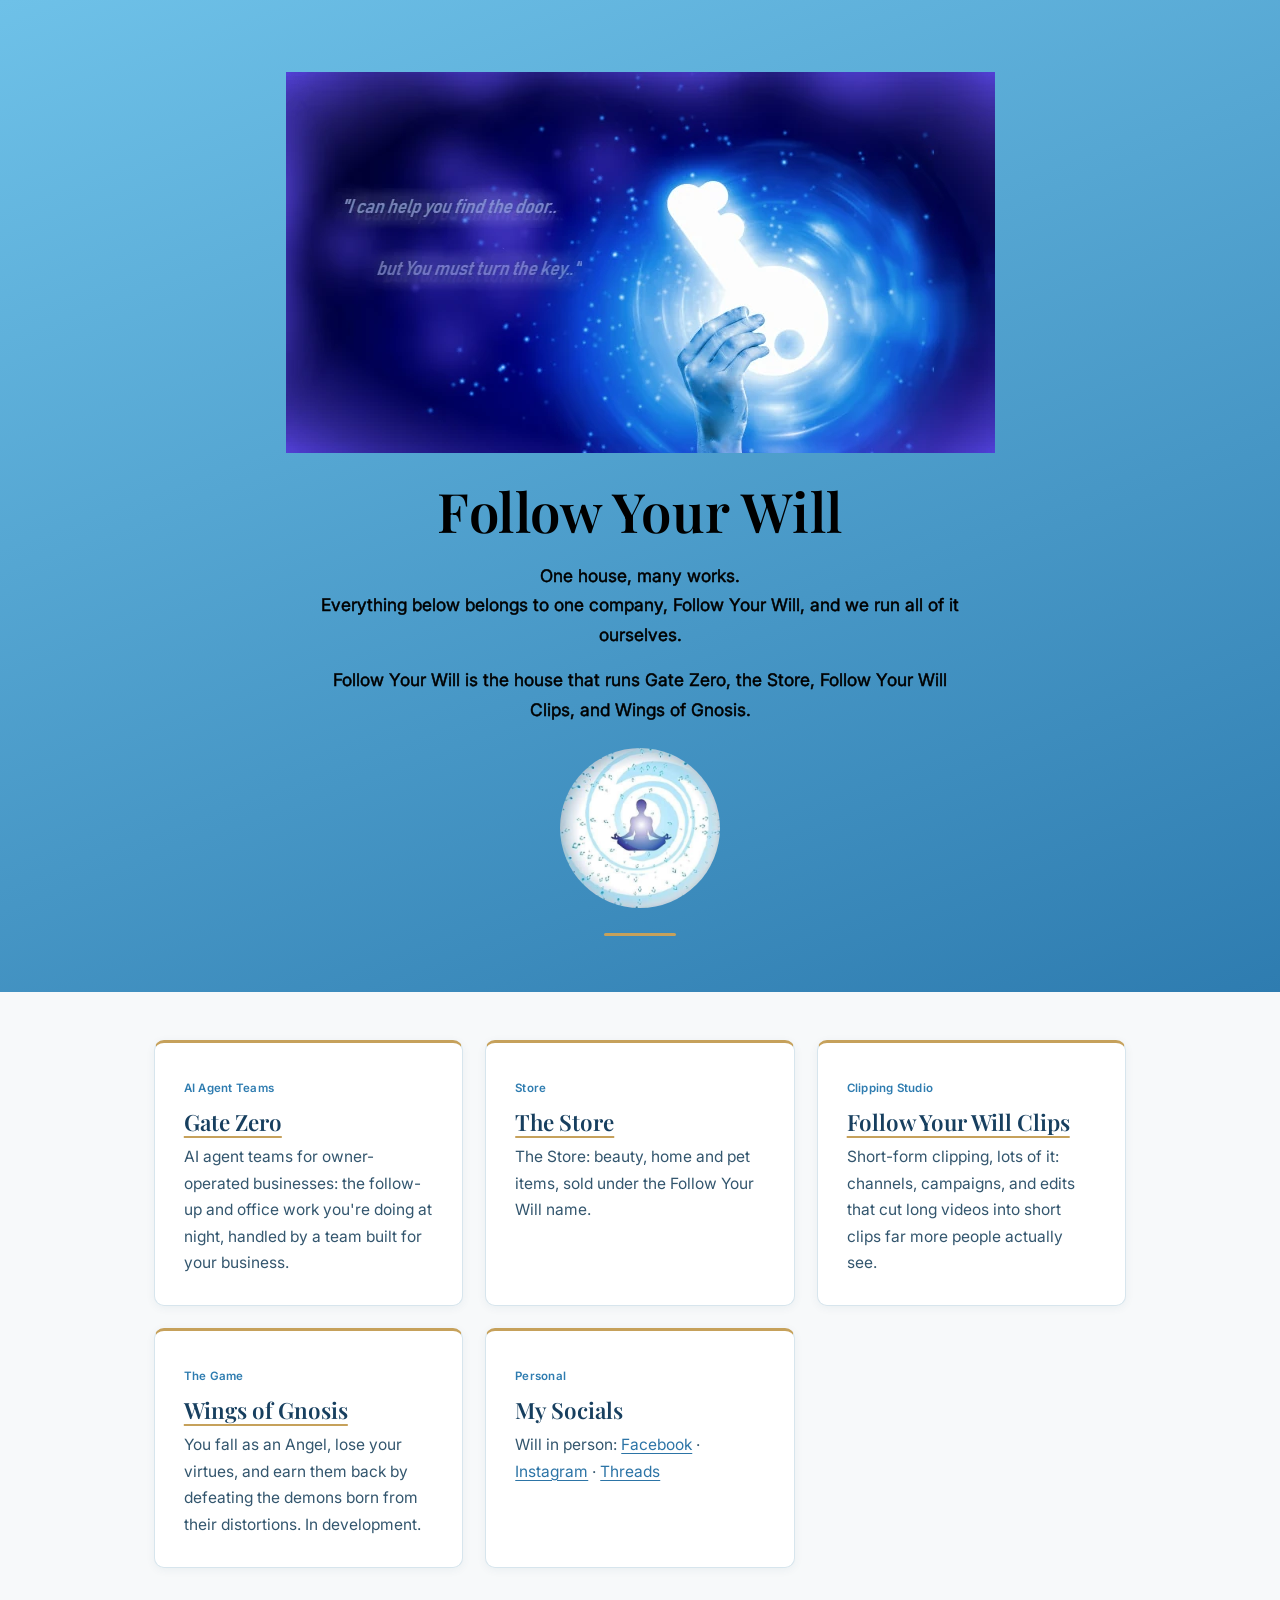
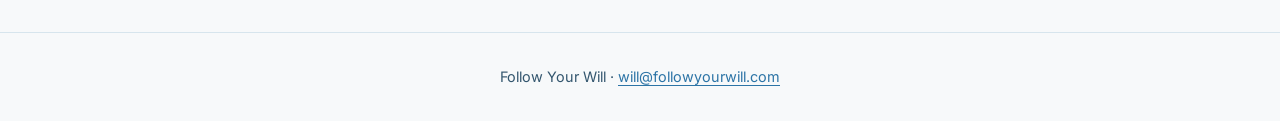
<file: index.html>
<!DOCTYPE html>
<html lang="en">
<head>
<meta charset="UTF-8">
<meta name="viewport" content="width=device-width, initial-scale=1.0">
<title>Follow Your Will: One house, many works.</title>
<meta name="description" content="Follow Your Will is the parent house for Gate Zero, Follow Your Will Clips, Wings of Gnosis, and The Store.">
<meta property="og:image" content="https://followyourwill.com/cover-photo.png">
<meta name="twitter:image" content="https://followyourwill.com/cover-photo.png">
<link rel="icon" type="image/jpeg" href="https://followyourwill.com/profile-picture.jpg">
<link rel="canonical" href="https://followyourwill.com/">
<link rel="preconnect" href="https://fonts.googleapis.com">
<link rel="preconnect" href="https://fonts.gstatic.com" crossorigin>
<link href="https://fonts.googleapis.com/css2?family=Playfair+Display:wght@500;600;700&family=Inter:wght@400;600;700&display=swap" rel="stylesheet">
<style>
  :root{--sky:#6EC1E8;--sky-deep:#2E7CB0;--ink:#173F5F;--ivory:#F7F9FA;--gold:#C6A15B;--text-soft:#33566E;--line:#D7E5ED;--link:#2C74A6}
  *{margin:0;padding:0;box-sizing:border-box}
  body{font-family:'Inter',system-ui,sans-serif;background:var(--ivory);color:var(--ink);font-size:1.0625rem;line-height:1.7}
  header{background:linear-gradient(160deg,var(--sky) 0%,var(--sky-deep) 100%);color:var(--gold);padding:4.5rem 1.5rem 3.5rem;text-align:center}
  header h1{font-family:'Playfair Display',serif;font-size:clamp(2rem,5.6vw,3.4rem);font-weight:600;line-height:1.25;letter-spacing:.01em;color:#000}
  header p{max-width:640px;margin:1rem auto 0;font-size:1.08rem;color:#000;opacity:1;-webkit-text-stroke: 0.5px #000;paint-order: stroke fill;}
  .rule{width:72px;height:3px;background:var(--gold);margin:1.6rem auto 0;border-radius:2px}
  main{max-width:1020px;margin:0 auto;padding:3rem 1.5rem 4rem}
  .grid{display:grid;grid-template-columns:repeat(auto-fit,minmax(260px,1fr));gap:1.4rem}
  .card{background:#fff;border:1px solid var(--line);border-top:3px solid var(--gold);border-radius:10px;padding:1.8rem;box-shadow:0 2px 10px rgba(23,63,95,.06)}
  .card h2{font-family:'Playfair Display',serif;font-size:1.4rem;font-weight:600;line-height:1.25;margin-bottom:.5rem}
  .card h2 a{color:var(--ink)}
  .card h2 a:hover{color:var(--link)}
  .card p{color:var(--text-soft);font-size:.97rem}
  .card p a{color:var(--link)}
  .card .tag{display:inline-block;font-size:.72rem;font-weight:600;letter-spacing:.02em;color:var(--sky-deep);margin-bottom:.6rem}
  footer{border-top:1px solid var(--line);padding:2rem 1.5rem;text-align:center;color:var(--text-soft);font-size:.9rem}
  footer a{color:var(--link)}
  a{display:inline-block;padding:.6rem .5rem;margin:-.6rem -.5rem}
  .card p a,footer a{text-decoration:underline;text-underline-offset:3px}
  .card h2 a{text-decoration:underline;text-decoration-color:var(--gold);text-decoration-thickness:2px;text-underline-offset:5px}
</style>
</head>
<body>
<header>
<img src="/cover-photo.webp" alt="Header banner: a hand holding a glowing white key against a deep blue starry background, beside the words 'I can help you find the door.. but You must turn the key.'" style="display:block;width:100%;max-width:709px;height:auto;margin:0 auto 1.5rem">
  <h1>Follow Your Will</h1>
  <p>One house, many works.<br>Everything below belongs to one company, Follow Your Will, and we run all of it ourselves.</p>
  <p>Follow Your Will is the house that runs Gate Zero, the Store, Follow Your Will Clips, and Wings of Gnosis.</p>
<img src="/profile-picture.jpg" alt="Header profile picture: a silhouetted figure sitting cross-legged in meditation, surrounded by swirling blue rings and floating musical notes." style="display:block;width:160px;height:160px;object-fit:cover;border-radius:50%;margin:1.5rem auto 0">
  <div class="rule"></div>
</header>
<main>
  <div class="grid">
    <section class="card">
      <span class="tag">AI Agent Teams</span>
      <h2><a href="/gate-zero/">Gate Zero</a></h2>
      <p>AI agent teams for owner-operated businesses: the follow-up and office work you're doing at night, handled by a team built for your business.</p>
    </section>
    <section class="card">
      <span class="tag">Store</span>
      <h2><a href="https://shop.followyourwill.com">The Store</a></h2>
      <p>The Store: beauty, home and pet items, sold under the Follow Your Will name.</p>
    </section>
    <section class="card">
      <span class="tag">Clipping Studio</span>
      <h2><a href="/clips/">Follow Your Will Clips</a></h2>
      <p>Short-form clipping, lots of it: channels, campaigns, and edits that cut long videos into short clips far more people actually see.</p>
    </section>
    <section class="card">
      <span class="tag">The Game</span>
      <h2><a href="https://wingsofgnosis.com">Wings of Gnosis</a></h2>
      <p>You fall as an Angel, lose your virtues, and earn them back by defeating the demons born from their distortions. In development.</p>
    </section>
    <section class="card">
      <span class="tag">Personal</span>
      <h2>My Socials</h2>
      <p>Will in person: <a href="https://www.facebook.com/howard2224">Facebook</a> · <a href="https://www.instagram.com/the_will_of_god_/">Instagram</a> · <a href="https://www.threads.com/@the_will_of_god_">Threads</a></p>
    </section>
  </div>
</main>
<footer>
  Follow Your Will · <a href="mailto:will@followyourwill.com">will@followyourwill.com</a>
</footer>
</body>
</html>
</file>
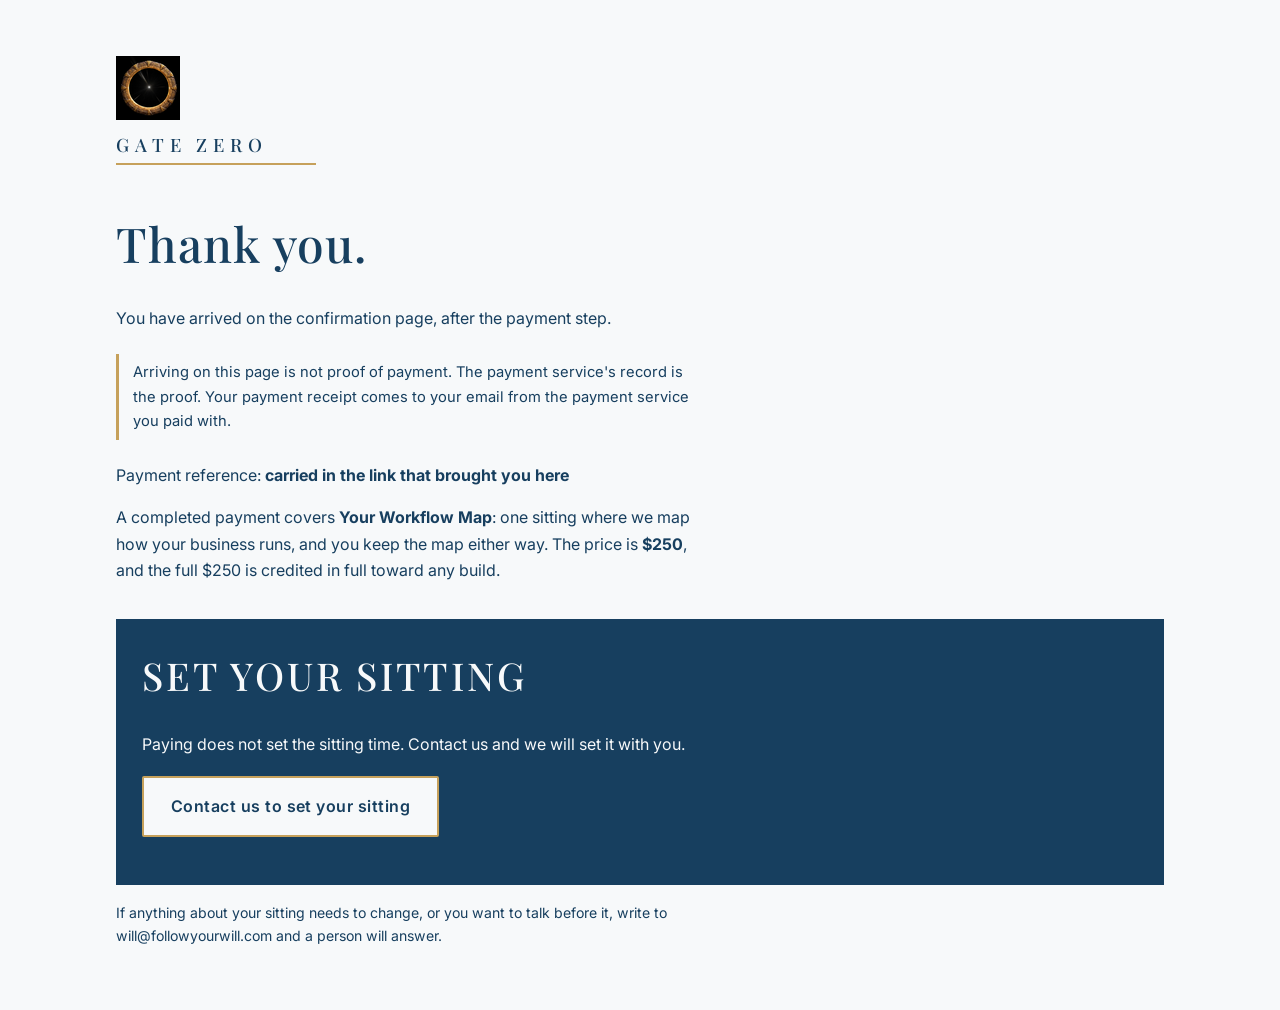
<file: checkout-confirmation/index.html>
<!doctype html>
<html lang="en">
<head>
<meta charset="utf-8">
<meta name="viewport" content="width=device-width, initial-scale=1">
<meta name="robots" content="noindex">
<title>Your Workflow Map: Gate Zero</title>
<link rel="icon" type="image/png" href="assets/T1-icon.png">
<link rel="stylesheet" href="styles.css">
</head>
<body>

<main class="form-page">
  <div class="wrap">
    <div class="form-head">
      <img class="mark-img header-mark" src="assets/gate-zero-form-email-mark-64-v1.png" alt="Gate Zero" width="64" height="64">
      <p class="wordmark wordmark-left" style="margin-top:.8rem">Gate Zero</p>
      <hr class="wordmark-rule">
    </div>

    <h1 style="text-transform:none;letter-spacing:.02em">Thank you.</h1>
    <p style="max-width:36rem">You have arrived on the confirmation page, after the payment step.</p>
    <p class="honesty">Arriving on this page is not proof of payment. The payment service's record is the proof. Your payment receipt comes to your email from the payment service you paid with.</p>

    <p style="max-width:36rem">Payment reference: <strong id="pay-ref">carried in the link that brought you here</strong></p>
    <p style="max-width:36rem">A completed payment covers <strong>Your Workflow Map</strong>: one sitting where we map how your business runs, and you keep the map either way. The price is <strong>$250</strong>, and the full $250 is credited in full toward any build.</p>

    <section class="panel-ink" style="padding:2rem 1.6rem;margin-top:2.2rem" aria-label="Your next step">
      <h2 style="font-size:clamp(1.7rem,4.5vw,2.4rem)">Set your sitting</h2>
      <p>Paying does not set the sitting time. Contact us and we will set it with you.</p>
      <p style="margin-top:1.2rem"><a class="cta" href="/contact/" style="background:var(--ivory);color:var(--ink)">Contact us to set your sitting</a></p>
    </section>

    <p class="consent">If anything about your sitting needs to change, or you want to talk before it, write to will@followyourwill.com and a person will answer.</p>
  </div>
</main>

<script>
(function () {
  var sid = new URLSearchParams(window.location.search).get("session_id");
  if (!sid) return;
  document.getElementById("pay-ref").textContent = sid;
  try {
    var guardKey = "gz-notify-fired:" + sid;
    if (!sessionStorage.getItem(guardKey)) {
      sessionStorage.setItem(guardKey, "1");
      var payload = {
        _subject: "Gate Zero checkout: buyer reached the confirmation page",
        rail: "Stripe",
        session_id: sid,
        product: "Your Workflow Map",
        amount: "$250",
        arrived_at: new Date().toISOString(),
        note: "Arrival notice only. This ping proves the buyer reached the confirmation page carrying a Stripe session reference; it does not by itself prove the payment settled. Match session_id against the payment service record, which is where the proof of payment lives."
      };
      fetch("https://formsubmit.co/ajax/will@followyourwill.com", {
        method: "POST",
        headers: { "Content-Type": "application/json", "Accept": "application/json" },
        body: JSON.stringify(payload)
      }).catch(function () {});
    }
  } catch (e) {}
})();
</script>
</body>
</html>
</file>
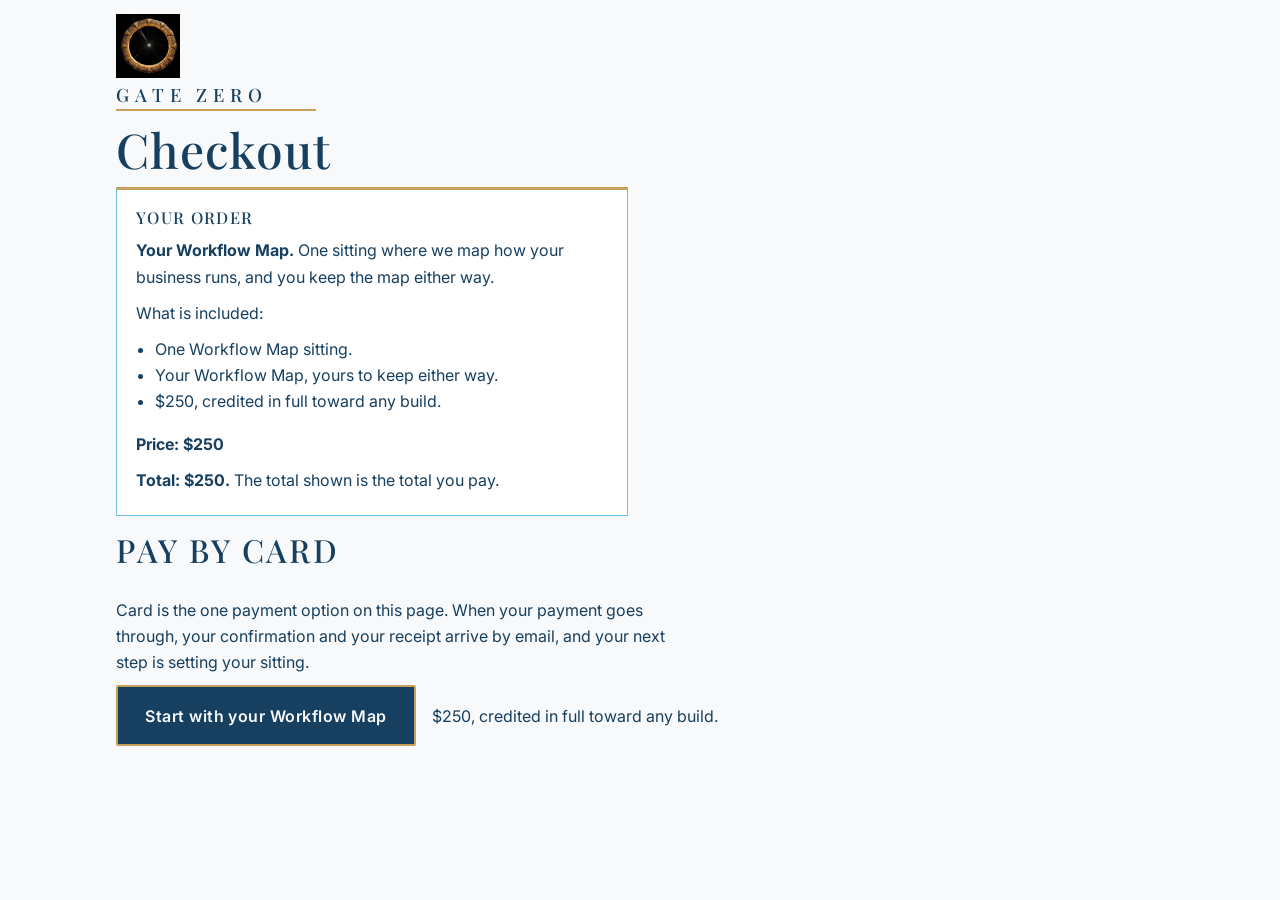
<file: checkout/index.html>
<!doctype html>
<html lang="en">
<head>
<meta charset="utf-8">
<meta name="viewport" content="width=device-width, initial-scale=1">
<title>Checkout: Gate Zero</title>
<link rel="icon" type="image/png" href="assets/T1-icon.png">
<link rel="stylesheet" href="styles.css">
</head>
<body>

<main class="form-page">
  <div class="wrap">
    <div class="form-head">
      <img class="mark-img header-mark" src="assets/gate-zero-form-email-mark-64-v1.png" alt="Gate Zero" width="64" height="64">
      <p class="wordmark wordmark-left" style="margin-top:.8rem">Gate Zero</p>
      <hr class="wordmark-rule">
    </div>

    <h1 style="text-transform:none;letter-spacing:.02em">Checkout</h1>

    <div class="two-col" style="align-items:start">
      <div class="card" aria-label="Your order">
        <h3>Your order</h3>
        <p><strong>Your Workflow Map.</strong> One sitting where we map how your business runs, and you keep the map either way.</p>
        <p>What is included:</p>
        <ul style="margin:0;padding-left:1.15rem">
          <li>One Workflow Map sitting.</li>
          <li>Your Workflow Map, yours to keep either way.</li>
          <li>$250, credited in full toward any build.</li>
        </ul>
        <p style="margin-top:1rem"><strong>Price: $250</strong></p>
        <p><strong>Total: $250.</strong> The total shown is the total you pay.</p>
      </div>
    </div>

    <h2 style="margin-top:2.2rem">Pay by card</h2>
    <p style="max-width:36rem">Card is the one payment option on this page. When your payment goes through, your confirmation and your receipt arrive by email, and your next step is setting your sitting.</p>
    <p><a class="cta" href="https://buy.stripe.com/test_14A5kF50Yabj2nL25oaMU00">Start with your Workflow Map</a><span class="price-adjacent">$250, credited in full toward any build.</span></p>
  </div>
</main>

</body>
</html>
</file>
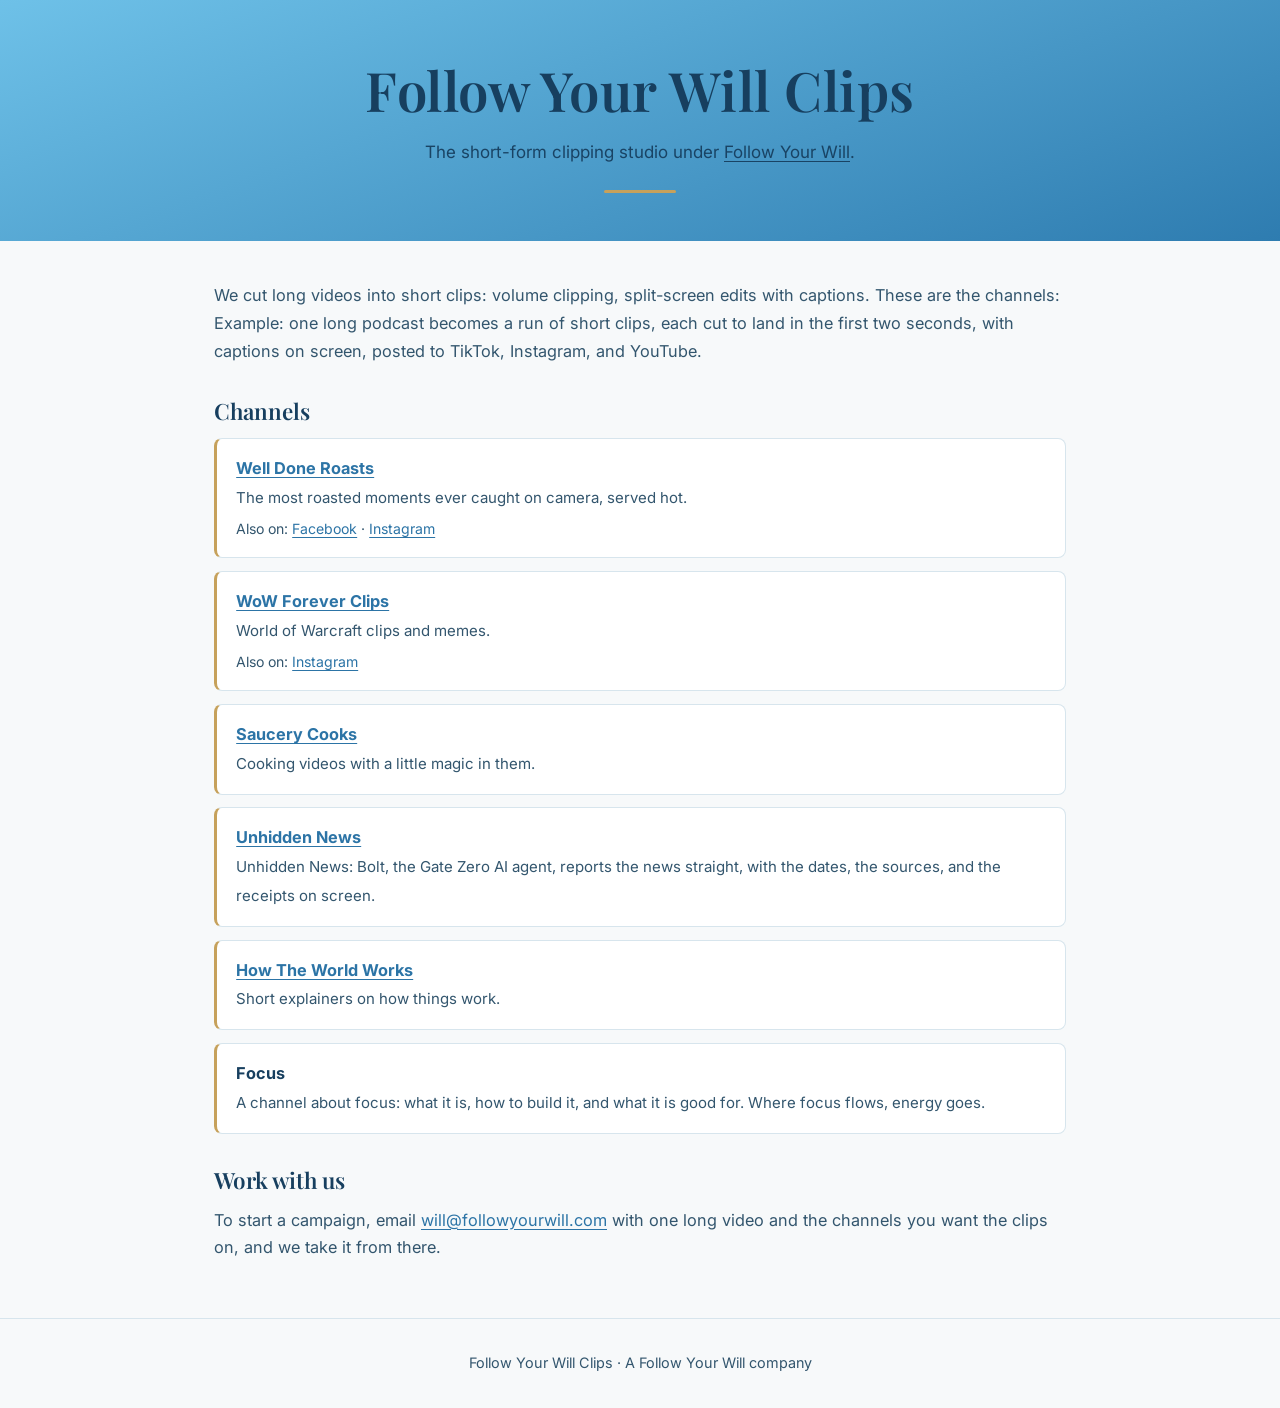
<file: clips/index.html>
<!DOCTYPE html>
<html lang="en">
<head>
<meta charset="UTF-8">
<meta name="viewport" content="width=device-width, initial-scale=1.0">
<title>Follow Your Will Clips: Short-form Clipping Studio</title>
<meta name="description" content="Follow Your Will Clips is the short-form clipping studio under Follow Your Will: clipping channels, campaigns, and short edits in volume.">
<link rel="canonical" href="https://followyourwill.com/clips/">
<link rel="icon" type="image/jpeg" href="/profile-picture.jpg">
<link rel="preconnect" href="https://fonts.googleapis.com">
<link rel="preconnect" href="https://fonts.gstatic.com" crossorigin>
<link href="https://fonts.googleapis.com/css2?family=Playfair+Display:wght@500;600;700&family=Inter:wght@400;600;700&display=swap" rel="stylesheet">
<style>
  :root{--sky:#6EC1E8;--sky-deep:#2E7CB0;--link:#2C74A6;--ink:#173F5F;--ivory:#F7F9FA;--gold:#C6A15B;--text-soft:#33566E;--line:#D7E5ED}
  *{margin:0;padding:0;box-sizing:border-box}
  body{font-family:'Inter',system-ui,sans-serif;background:var(--ivory);color:var(--ink);font-size:1.0625rem;line-height:1.7}
  header{background:linear-gradient(160deg,var(--sky) 0%,var(--sky-deep) 100%);color:var(--ivory);padding:3.5rem 1.5rem 3rem;text-align:center}
  header h1{font-family:'Playfair Display',serif;font-size:clamp(2rem,5.6vw,3.4rem);font-weight:600;line-height:1.25;letter-spacing:.01em;color:var(--ink)}
  header p{max-width:620px;margin:.9rem auto 0;opacity:.95;color:var(--ink)}
  .rule{width:72px;height:3px;background:var(--gold);margin:1.4rem auto 0;border-radius:2px}
  main{max-width:900px;margin:0 auto;padding:2.6rem 1.5rem 3.5rem}
  h2{font-family:'Playfair Display',serif;font-size:1.4rem;font-weight:600;line-height:1.25;margin:2rem 0 .8rem}
  ul.channels{list-style:none}
  ul.channels li{background:#fff;border:1px solid var(--line);border-left:3px solid var(--gold);border-radius:8px;padding:1rem 1.2rem;margin-bottom:.8rem}
  ul.channels strong{display:block;font-size:1.02rem}
  ul.channels span{color:var(--text-soft);font-size:.94rem}
  ul.channels .socials{display:block;font-size:.88rem;margin-top:.35rem}
  p.lede{color:var(--text-soft);font-size:1.02rem}
  a{color:var(--link)}
  footer{border-top:1px solid var(--line);padding:2rem 1.5rem;text-align:center;color:var(--text-soft);font-size:.9rem}
  a{display:inline-block;padding:.6rem .5rem;margin:-.6rem -.5rem}
  a{text-decoration:underline;text-underline-offset:3px}
</style>
</head>
<body>
<header>
  <h1>Follow Your Will Clips</h1>
  <p>The short-form clipping studio under <a href="/" style="color:var(--ink);text-decoration:underline">Follow Your Will</a>.</p>
  <div class="rule"></div>
</header>
<main>
  <p class="lede">We cut long videos into short clips: volume clipping, split-screen edits with captions. These are the channels:</p>
  <p class="lede">Example: one long podcast becomes a run of short clips, each cut to land in the first two seconds, with captions on screen, posted to TikTok, Instagram, and YouTube.</p>
  <h2>Channels</h2>
  <ul class="channels">
    <li><strong><a href="https://www.youtube.com/@WellDoneRoasts">Well Done Roasts</a></strong><span>The most roasted moments ever caught on camera, served hot.</span><span class="socials">Also on: <a href="https://www.facebook.com/profile.php?id=61596313334225">Facebook</a> · <a href="https://www.instagram.com/welldonedebates">Instagram</a></span></li>
    <li><strong><a href="https://www.youtube.com/@WoWForeverAndEver">WoW Forever Clips</a></strong><span>World of Warcraft clips and memes.</span><span class="socials">Also on: <a href="https://www.instagram.com/wowforeverclipsfyb">Instagram</a></span></li>
    <li><strong><a href="https://www.youtube.com/@SauceryCooksFYB">Saucery Cooks</a></strong><span>Cooking videos with a little magic in them.</span></li>
    <li><strong><a href="https://www.youtube.com/@UnhiddenNews">Unhidden News</a></strong><span>Unhidden News: Bolt, the Gate Zero AI agent, reports the news straight, with the dates, the sources, and the receipts on screen.</span></li>
    <li><strong><a href="https://www.youtube.com/@HowTheWorldWorks-d9l">How The World Works</a></strong><span>Short explainers on how things work.</span></li>
    <li><strong>Focus</strong><span>A channel about focus: what it is, how to build it, and what it is good for. Where focus flows, energy goes.</span></li>
  </ul>
  <h2>Work with us</h2>
  <p class="lede">To start a campaign, email <a href="/contact/">will@followyourwill.com</a> with one long video and the channels you want the clips on, and we take it from there.</p>
</main>
<footer>
  Follow Your Will Clips · A Follow Your Will company
</footer>
</body>
</html>
</file>
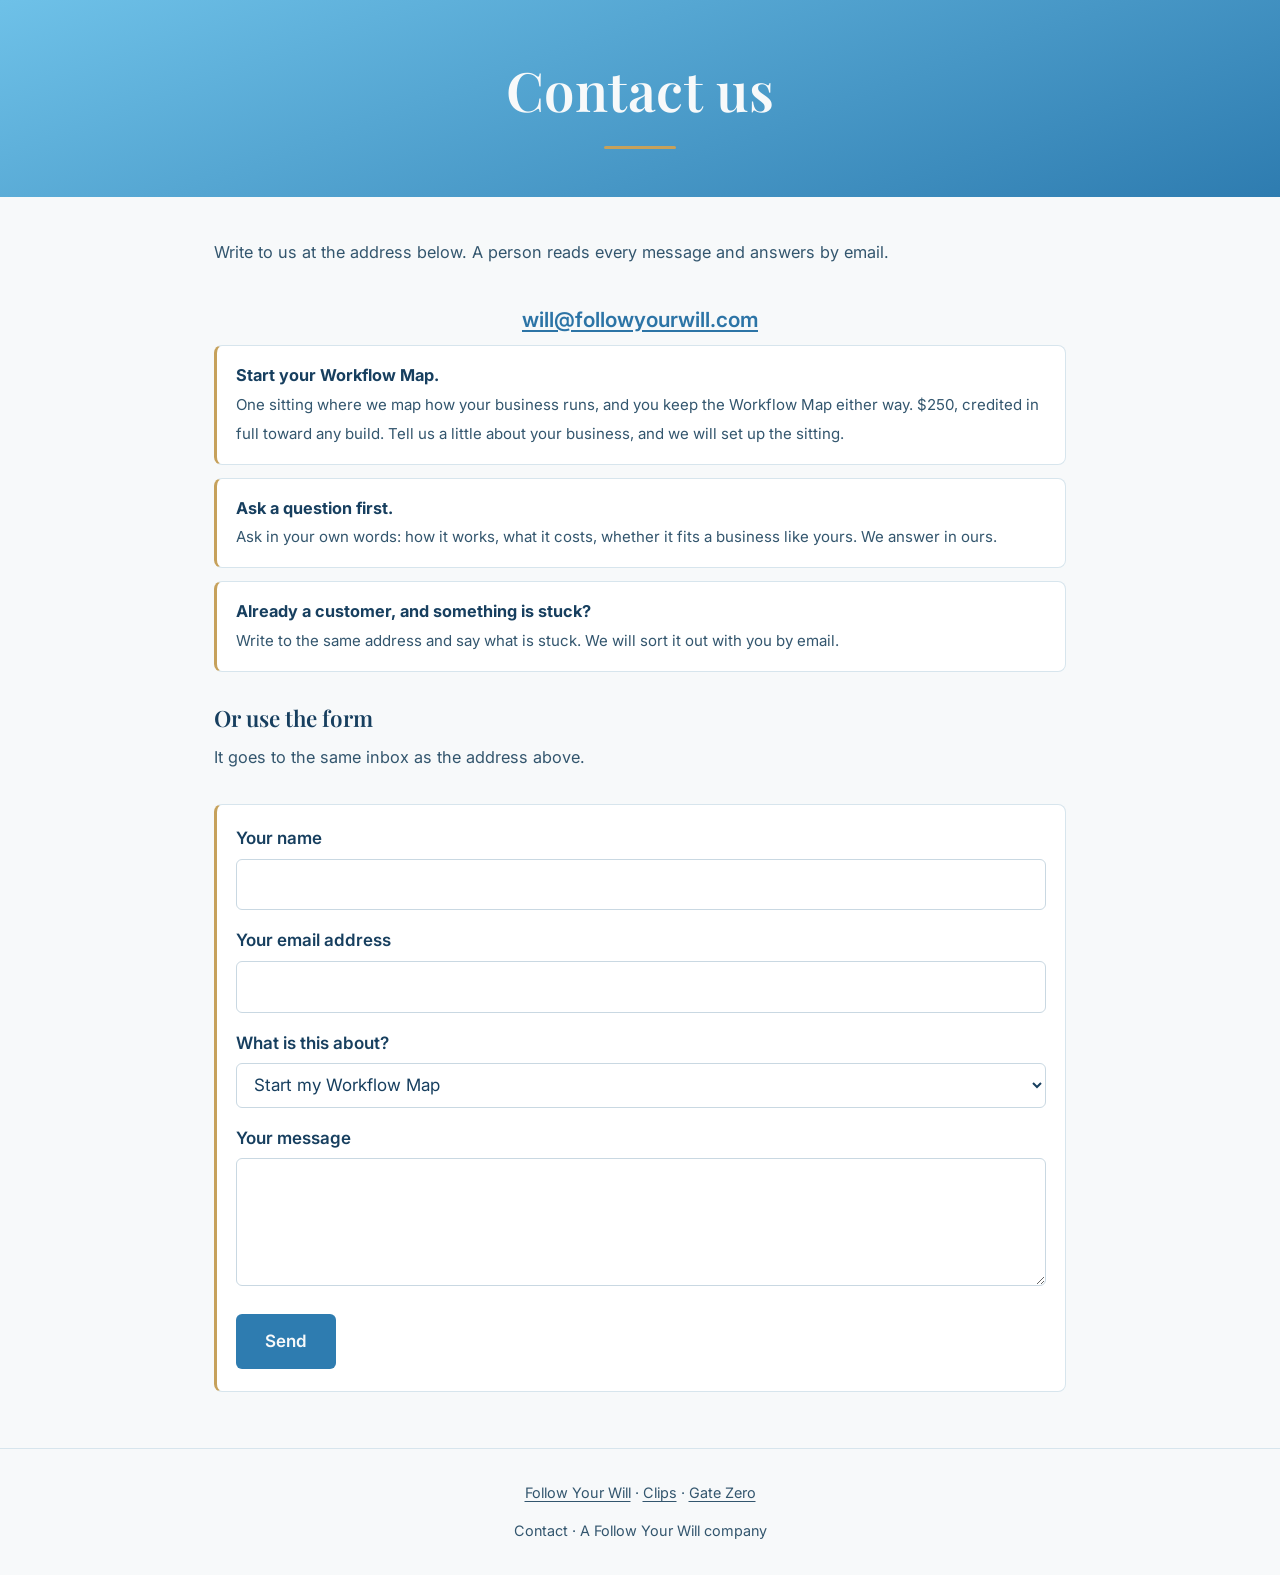
<file: contact/index.html>
<!DOCTYPE html>
<html lang="en">
<head>
<meta charset="UTF-8">
<meta name="viewport" content="width=device-width, initial-scale=1.0">
<title>Contact us</title>
<meta name="description" content="Write to will@followyourwill.com to start your Workflow Map, ask a question, or get unstuck. A person reads every message and replies by email.">
<meta property="og:title" content="Contact us">
<meta property="og:type" content="website">
<meta property="og:url" content="https://followyourwill.com/contact/">
<meta property="og:description" content="Write to will@followyourwill.com to start your Workflow Map, ask a question, or get unstuck. A person reads every message and replies by email.">
<link rel="canonical" href="https://followyourwill.com/contact/">
<link rel="icon" type="image/jpeg" href="/profile-picture.jpg">
<link rel="preconnect" href="https://fonts.googleapis.com">
<link rel="preconnect" href="https://fonts.gstatic.com" crossorigin>
<link href="https://fonts.googleapis.com/css2?family=Playfair+Display:wght@500;600;700&family=Inter:wght@400;600;700&display=swap" rel="stylesheet">
<style>
  :root{--sky:#6EC1E8;--sky-deep:#2E7CB0;--link:#2C74A6;--ink:#173F5F;--ink-deep:#12314B;--ivory:#F7F9FA;--gold:#C6A15B;--text-soft:#33566E;--line:#D7E5ED}
  *{margin:0;padding:0;box-sizing:border-box}
  body{font-family:'Inter',system-ui,sans-serif;background:var(--ivory);color:var(--ink);font-size:1.0625rem;line-height:1.7}
  header{background:linear-gradient(160deg,var(--sky) 0%,var(--sky-deep) 100%);color:var(--ivory);padding:3.5rem 1.5rem 3rem;text-align:center}
  header h1{font-family:'Playfair Display',serif;font-size:clamp(2rem,5.6vw,3.4rem);font-weight:600;line-height:1.25;letter-spacing:.01em}
  header p{max-width:620px;margin:.9rem auto 0;opacity:.95}
  .rule{width:72px;height:3px;background:var(--gold);margin:1.4rem auto 0;border-radius:2px}
  main{max-width:900px;margin:0 auto;padding:2.6rem 1.5rem 3.5rem}
  h2{font-family:'Playfair Display',serif;font-size:1.4rem;font-weight:600;line-height:1.25;margin:2rem 0 .8rem}
  ul.reasons{list-style:none}
  ul.reasons li{background:#fff;border:1px solid var(--line);border-left:3px solid var(--gold);border-radius:8px;padding:1rem 1.2rem;margin-bottom:.8rem}
  ul.reasons strong{display:block;font-size:1.02rem}
  ul.reasons span{color:var(--text-soft);font-size:.94rem}
  p.lede{color:var(--text-soft);font-size:1.02rem}
  .address{text-align:center;font-size:1.3rem;font-weight:600;margin:2.2rem 0 .5rem}
  a{color:var(--link)}
  footer{border-top:1px solid var(--line);padding:2rem 1.5rem;text-align:center;color:var(--text-soft);font-size:.9rem}
  .house-links{margin-bottom:.8rem}
  .house-links a{color:inherit}
  a{display:inline-block;padding:.6rem .5rem;margin:-.6rem -.5rem}
  a{text-decoration:underline;text-underline-offset:3px}
  form.contact{background:#fff;border:1px solid var(--line);border-left:3px solid var(--gold);border-radius:8px;padding:1.2rem 1.2rem 1.4rem;margin:2rem 0 0}
  form.contact label{display:block;font-weight:600;margin:1rem 0 .35rem}
  form.contact label:first-of-type{margin-top:0}
  form.contact input,form.contact select,form.contact textarea{width:100%;font:inherit;color:var(--ink);background:#fff;border:1px solid #C9D8E2;border-radius:6px;padding:.65rem .8rem}
  form.contact textarea{min-height:8rem;resize:vertical}
  form.contact input:focus,form.contact select:focus,form.contact textarea:focus{outline:2px solid var(--sky-deep);outline-offset:1px;border-color:var(--sky-deep)}
  form.contact button{font:inherit;font-weight:600;background:var(--sky-deep);color:var(--ivory);border:none;border-radius:6px;padding:.8rem 1.8rem;min-height:48px;margin-top:1.2rem;cursor:pointer}
  form.contact button:hover{background:var(--ink)}
  .form-error{color:var(--text-soft);font-weight:600;margin-top:1rem}
  #form-ack{background:#fff;border:1px solid var(--line);border-left:3px solid var(--gold);border-radius:8px;padding:1.2rem;margin:2rem 0 0}
.cta {
        display: inline-block;
        min-height: 3rem;
        padding: 0.85rem 2.1rem;
        background: var(--ink);
        color: var(--ivory);
        border: 2px solid var(--gold);
        font-family: "Inter", sans-serif;
        font-size: 1.0625rem;
        font-weight: 600;
        letter-spacing: 0.02em;
        text-decoration: none;
        text-align: center;
      }
.cta:hover { background: var(--ink-deep); }
.cta.on-ink { background: var(--ivory); color: var(--ink); }
</style>
</head>
<body>
<header>
  <h1>Contact us</h1>
  <div class="rule"></div>
</header>
<main>
  <p class="lede">Write to us at the address below. A person reads every message and answers by email.</p>
  <p class="address"><a href="mailto:will@followyourwill.com">will@followyourwill.com</a></p>
  <ul class="reasons">
    <li><strong>Start your Workflow Map.</strong><span>One sitting where we map how your business runs, and you keep the Workflow Map either way. $250, credited in full toward any build. Tell us a little about your business, and we will set up the sitting.</span></li>
    <li><strong>Ask a question first.</strong><span>Ask in your own words: how it works, what it costs, whether it fits a business like yours. We answer in ours.</span></li>
    <li><strong>Already a customer, and something is stuck?</strong><span>Write to the same address and say what is stuck. We will sort it out with you by email.</span></li>
  </ul>
  <h2>Or use the form</h2>
  <p class="lede">It goes to the same inbox as the address above.</p>
  <form class="contact" id="contact-form" action="https://formsubmit.co/will@followyourwill.com" method="POST">
    <input type="hidden" name="_next" value="https://followyourwill.com/contact/">
    <input type="hidden" name="_subject" value="Website contact form">
    <input type="text" name="_honey" style="display:none" tabindex="-1" autocomplete="off" aria-hidden="true">
    <label for="cf-name">Your name</label>
    <input type="text" id="cf-name" name="name" required>
    <label for="cf-email">Your email address</label>
    <input type="email" id="cf-email" name="email" required>
    <label for="cf-about">What is this about?</label>
    <select id="cf-about" name="about" required>
      <option value="Start my Workflow Map">Start my Workflow Map</option>
      <option value="A question">A question</option>
      <option value="I am a customer and something is stuck">I am a customer and something is stuck</option>
    </select>
    <label for="cf-message">Your message</label>
    <textarea id="cf-message" name="message" required></textarea>
    <button type="submit">Send</button>
    <p class="form-error" id="form-error" hidden>Your message did not send. Please email will@followyourwill.com instead.</p>
  </form>
  <div id="form-ack" hidden>
    <p>Got it. Your message is with us, and a person will read it and reply to your email address.</p>
    <p>If you wrote about starting, the reply sets your Workflow Map sitting.</p>
  </div>
</main>
<footer>
  <nav class="house-links"><a href="/">Follow Your Will</a> · <a href="/clips/">Clips</a> · <a href="/gate-zero/">Gate Zero</a></nav>
  Contact · A Follow Your Will company
</footer>
<script>
(function(){
  var form = document.getElementById('contact-form');
  form.addEventListener('submit', function(e){
    e.preventDefault();
    var data = {
      name: form.elements['name'].value,
      email: form.elements['email'].value,
      about: form.elements['about'].value,
      message: form.elements['message'].value,
      _subject: 'Website contact form',
      _honey: form.elements['_honey'].value
    };
    fetch('https://formsubmit.co/ajax/will@followyourwill.com', {
      method: 'POST',
      headers: {'Content-Type': 'application/json', 'Accept': 'application/json'},
      body: JSON.stringify(data)
    }).then(function(r){
      if (!r.ok) { throw new Error('send failed'); }
      return r.json();
    }).then(function(j){
      if (!j || !(j.success === true || j.success === 'true')) { throw new Error('send not confirmed'); }
      form.hidden = true;
      document.getElementById('form-ack').hidden = false;
    }).catch(function(){
      document.getElementById('form-error').hidden = false;
    });
  });
})();
</script>
</body>
</html>
</file>
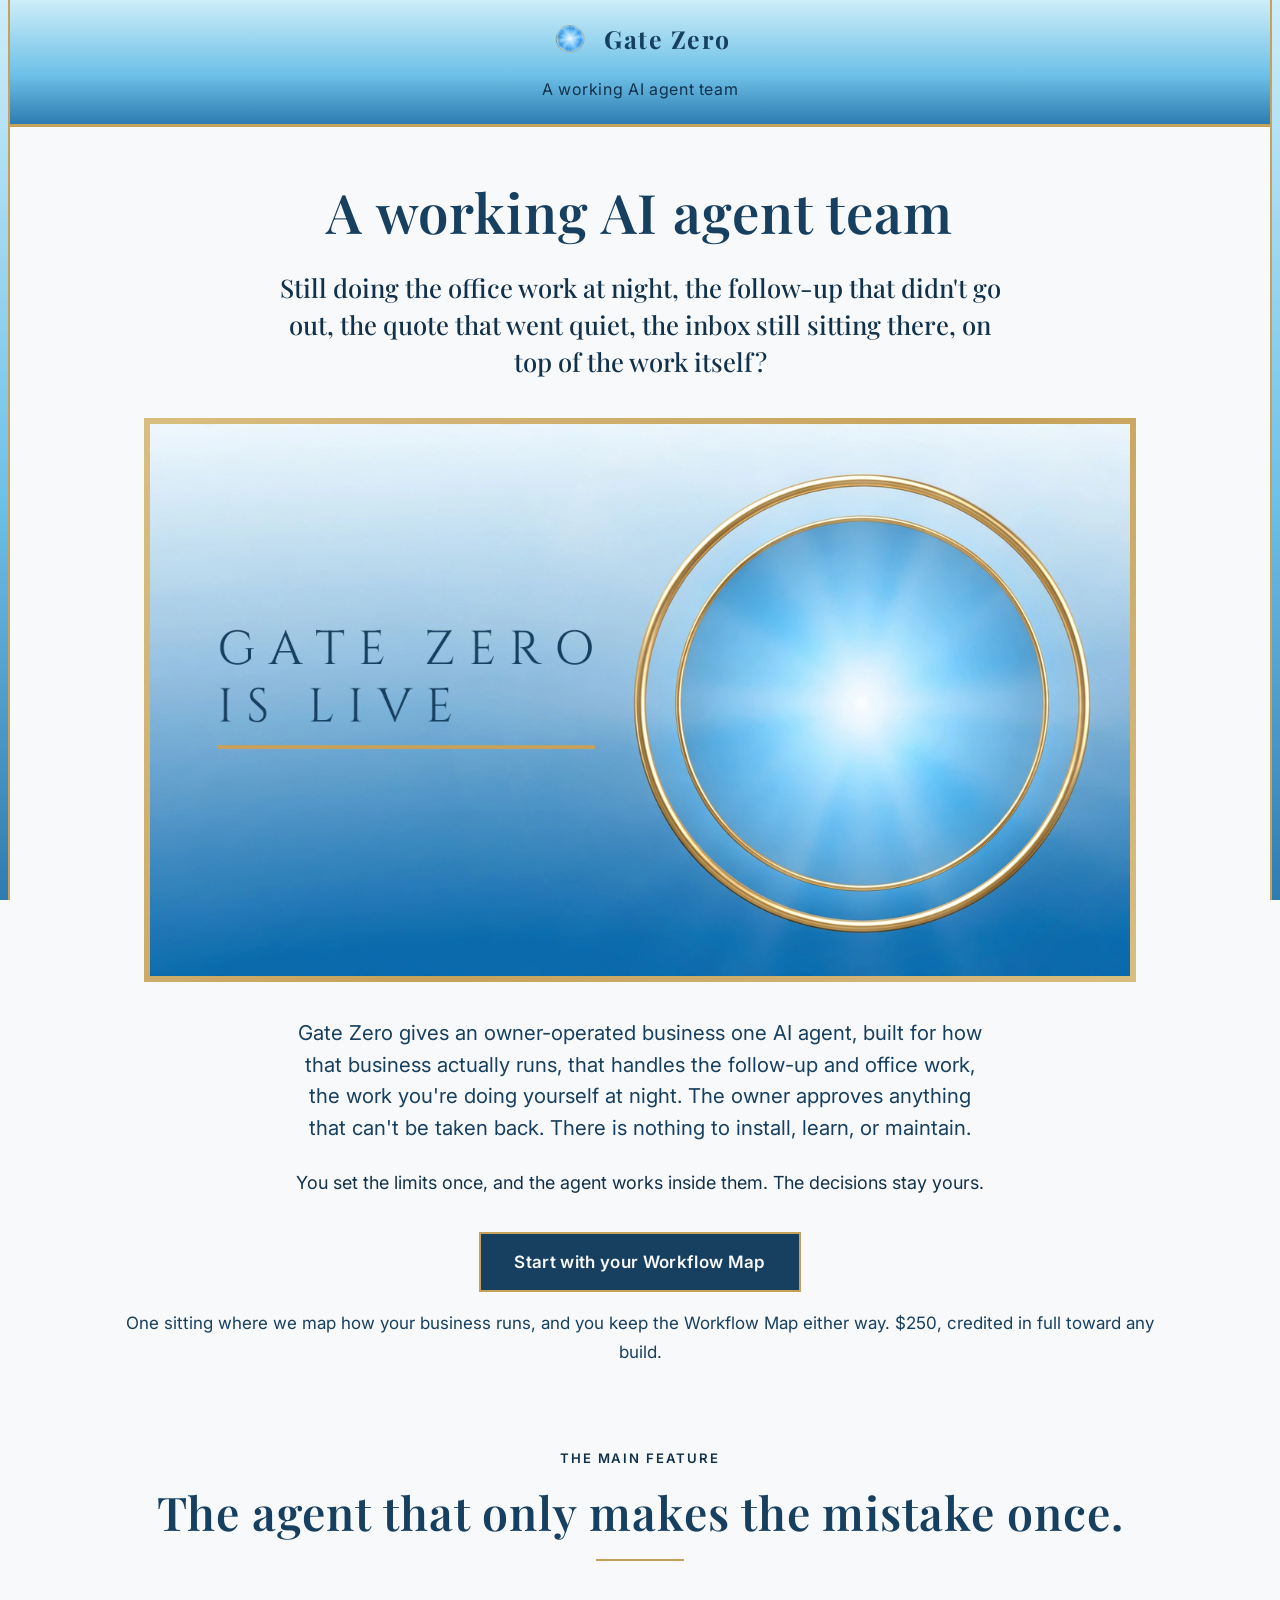
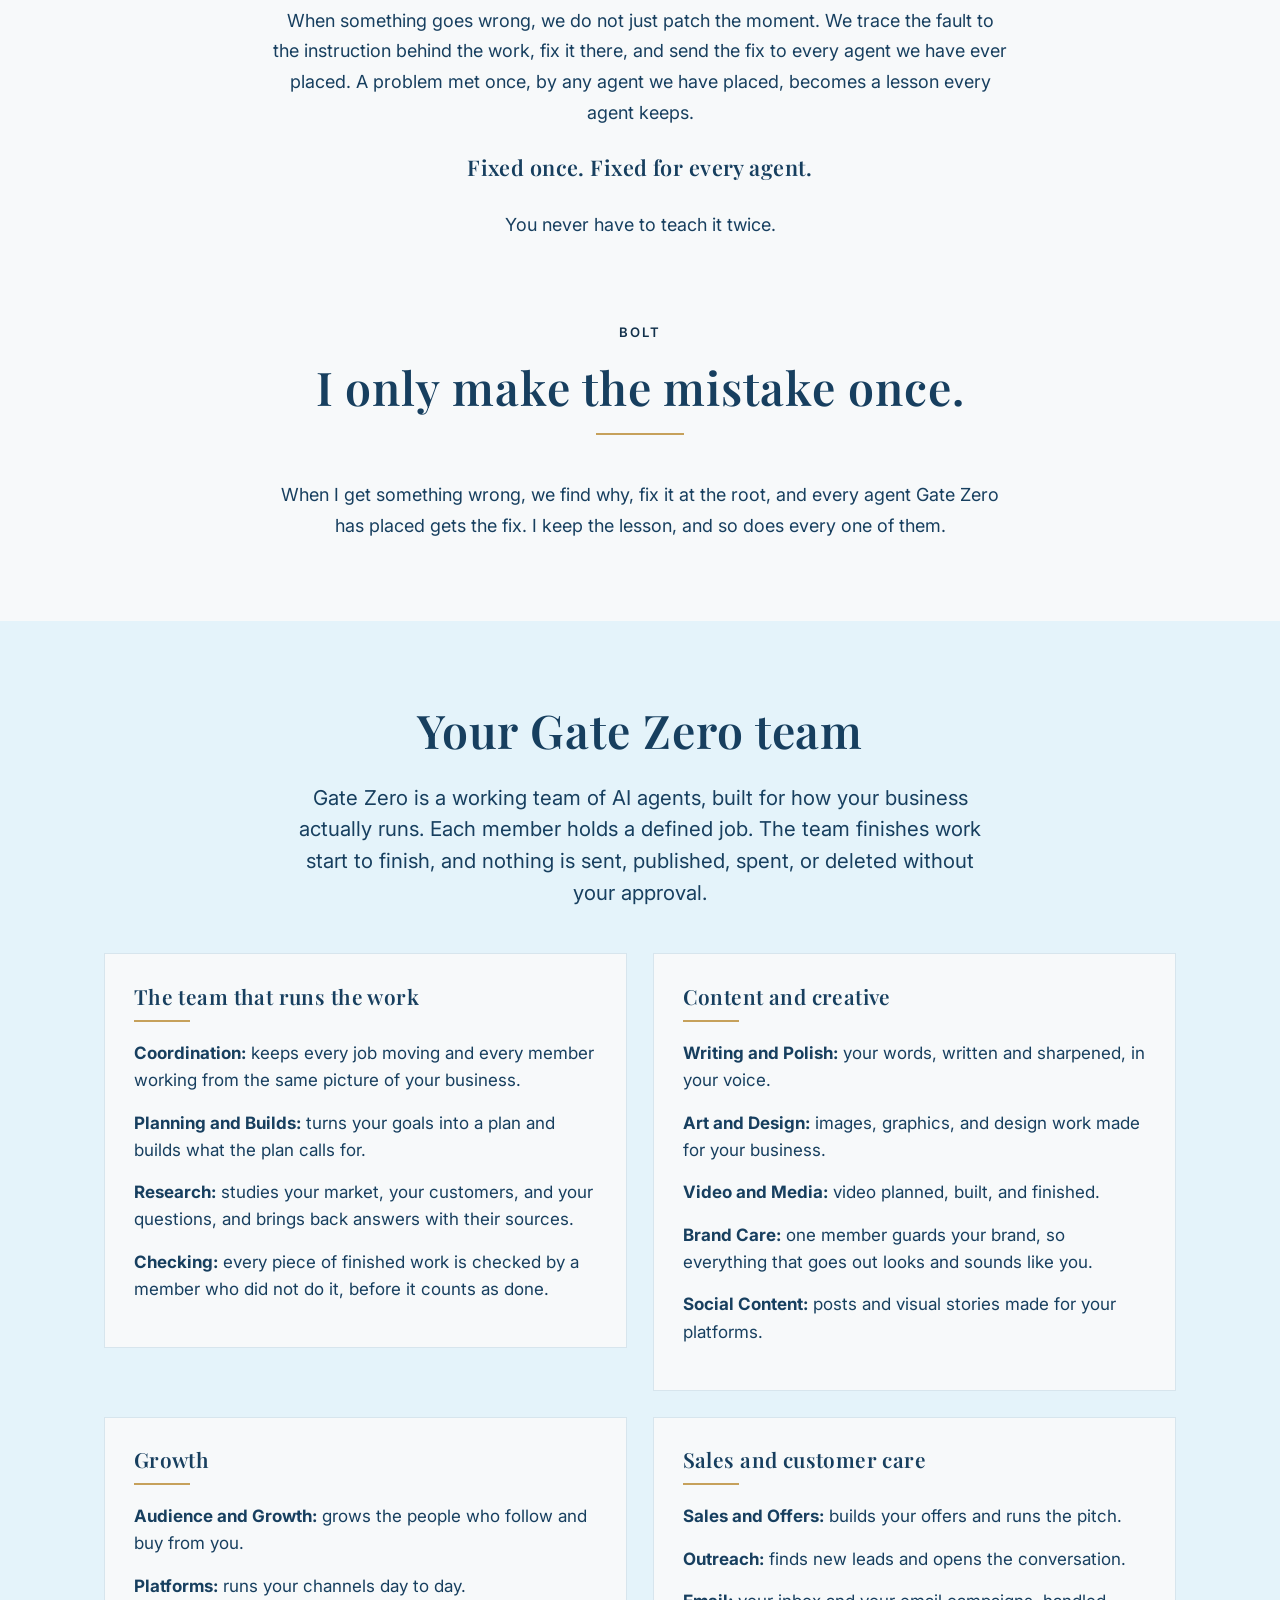
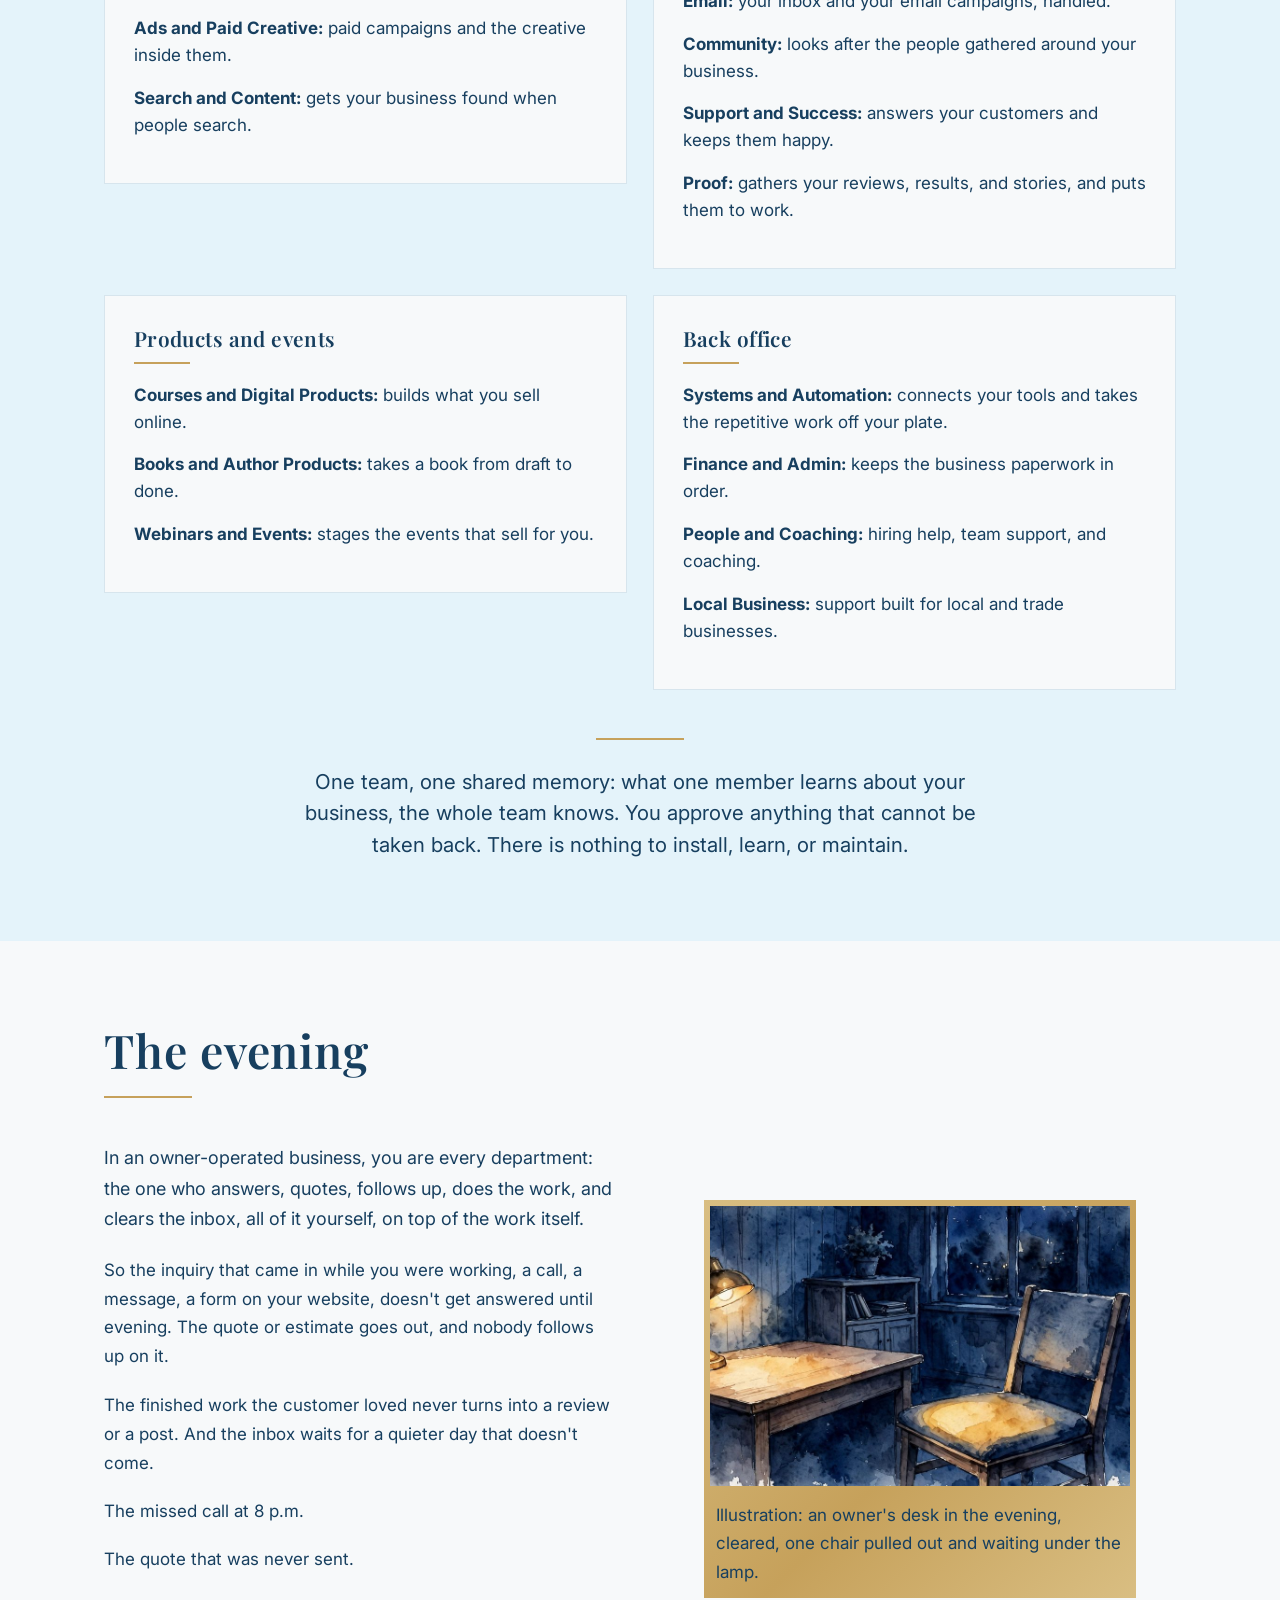
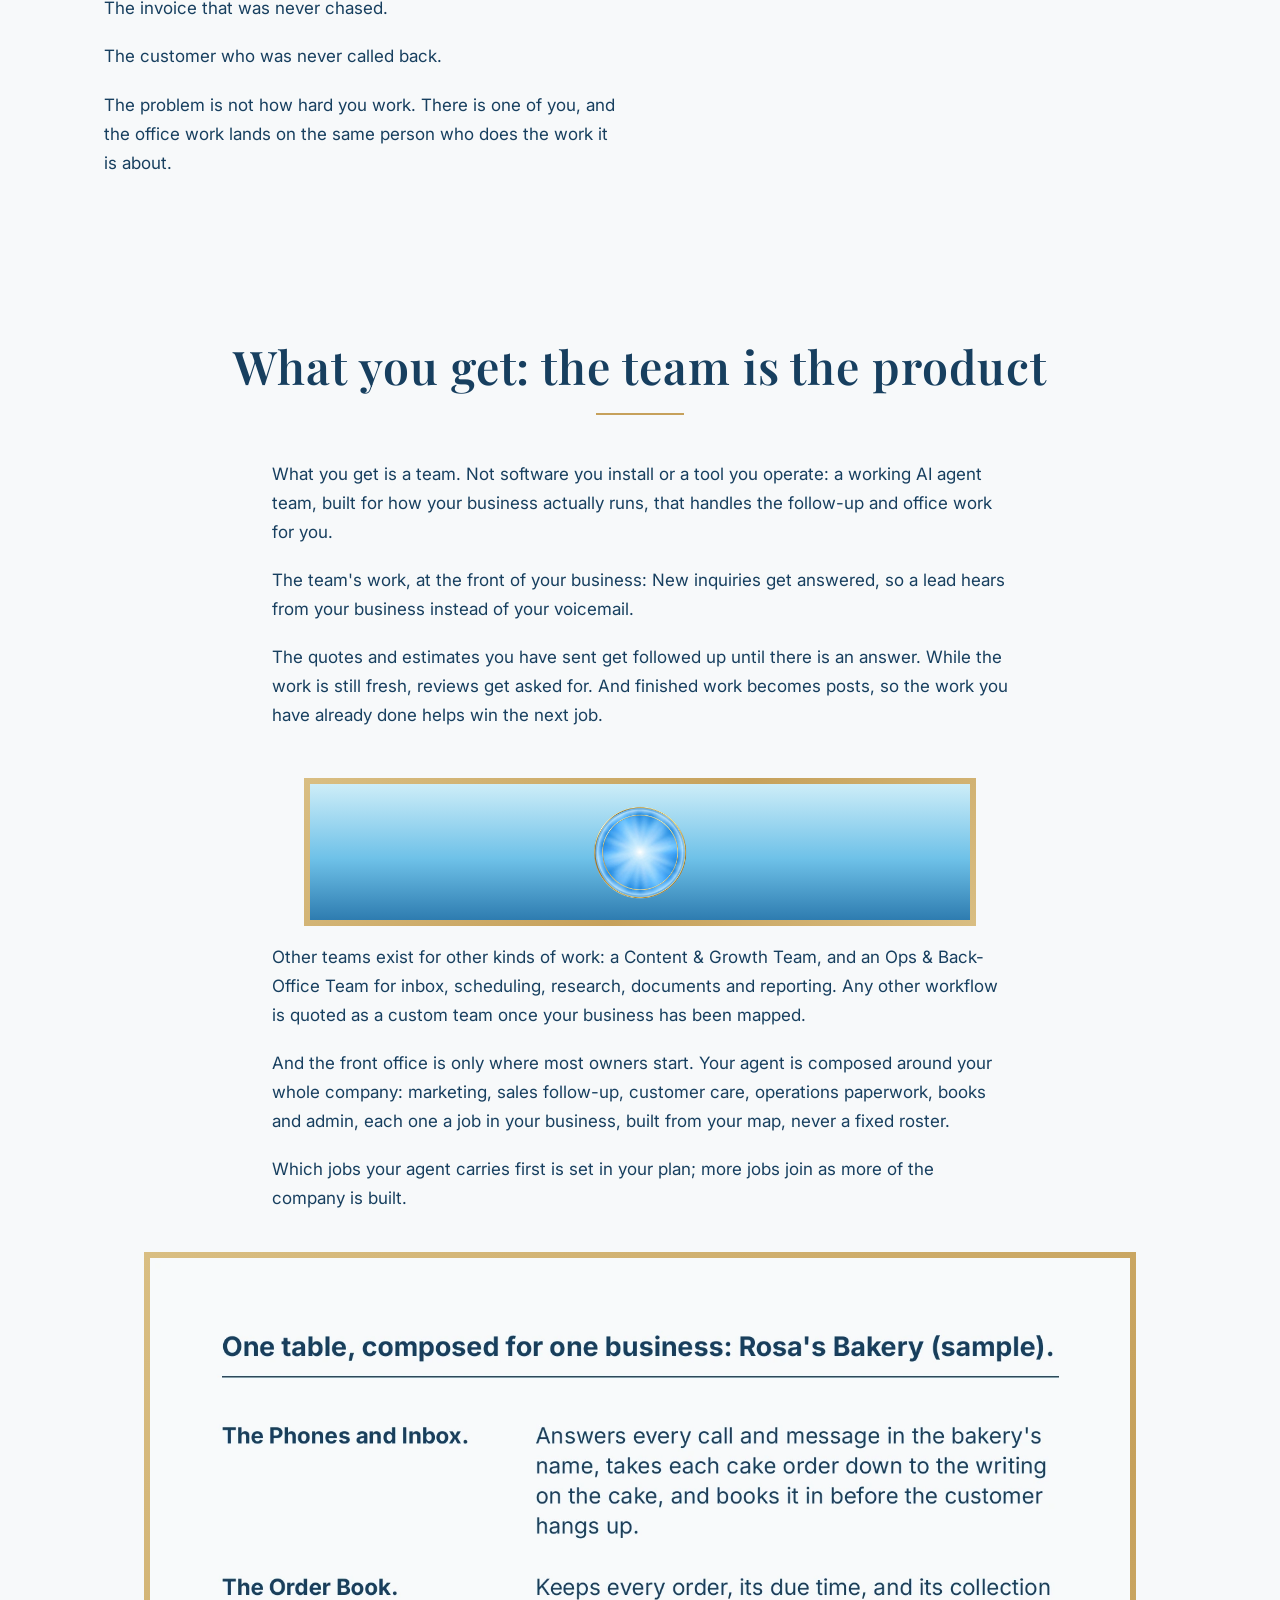
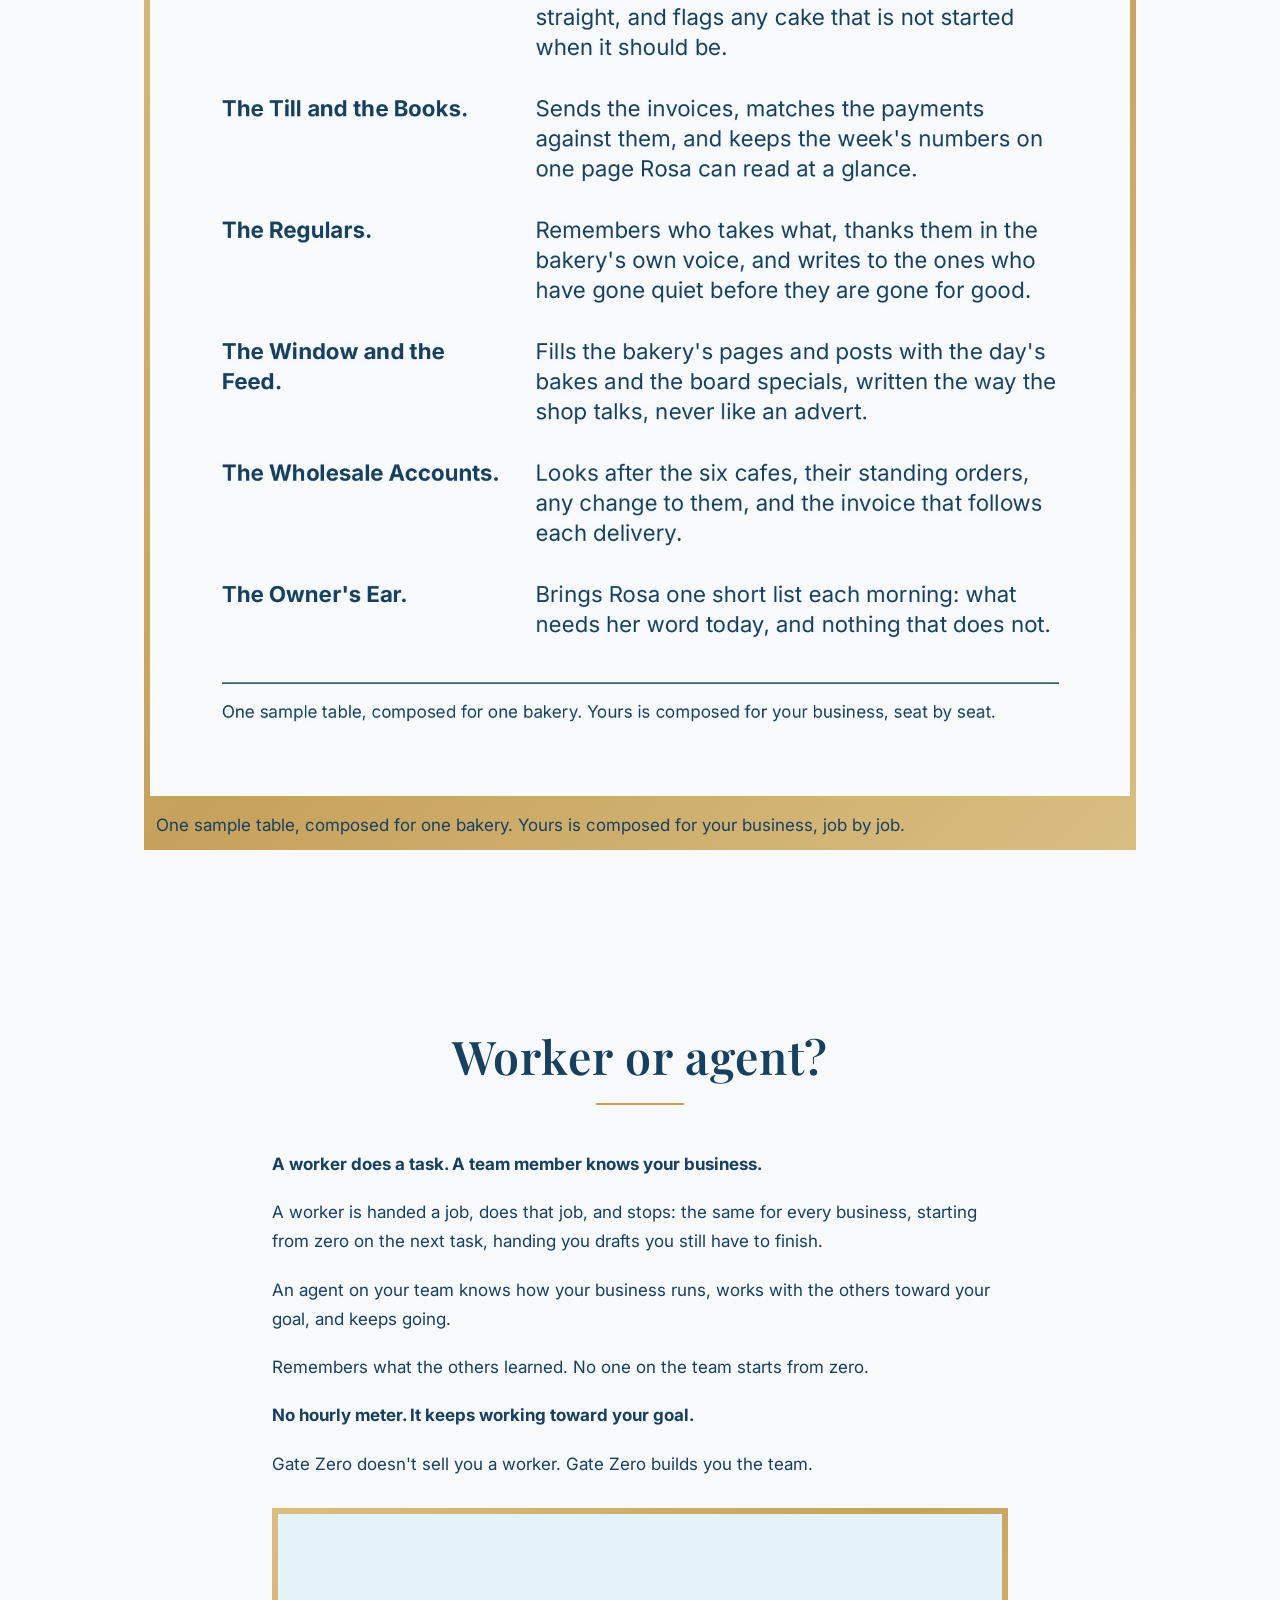
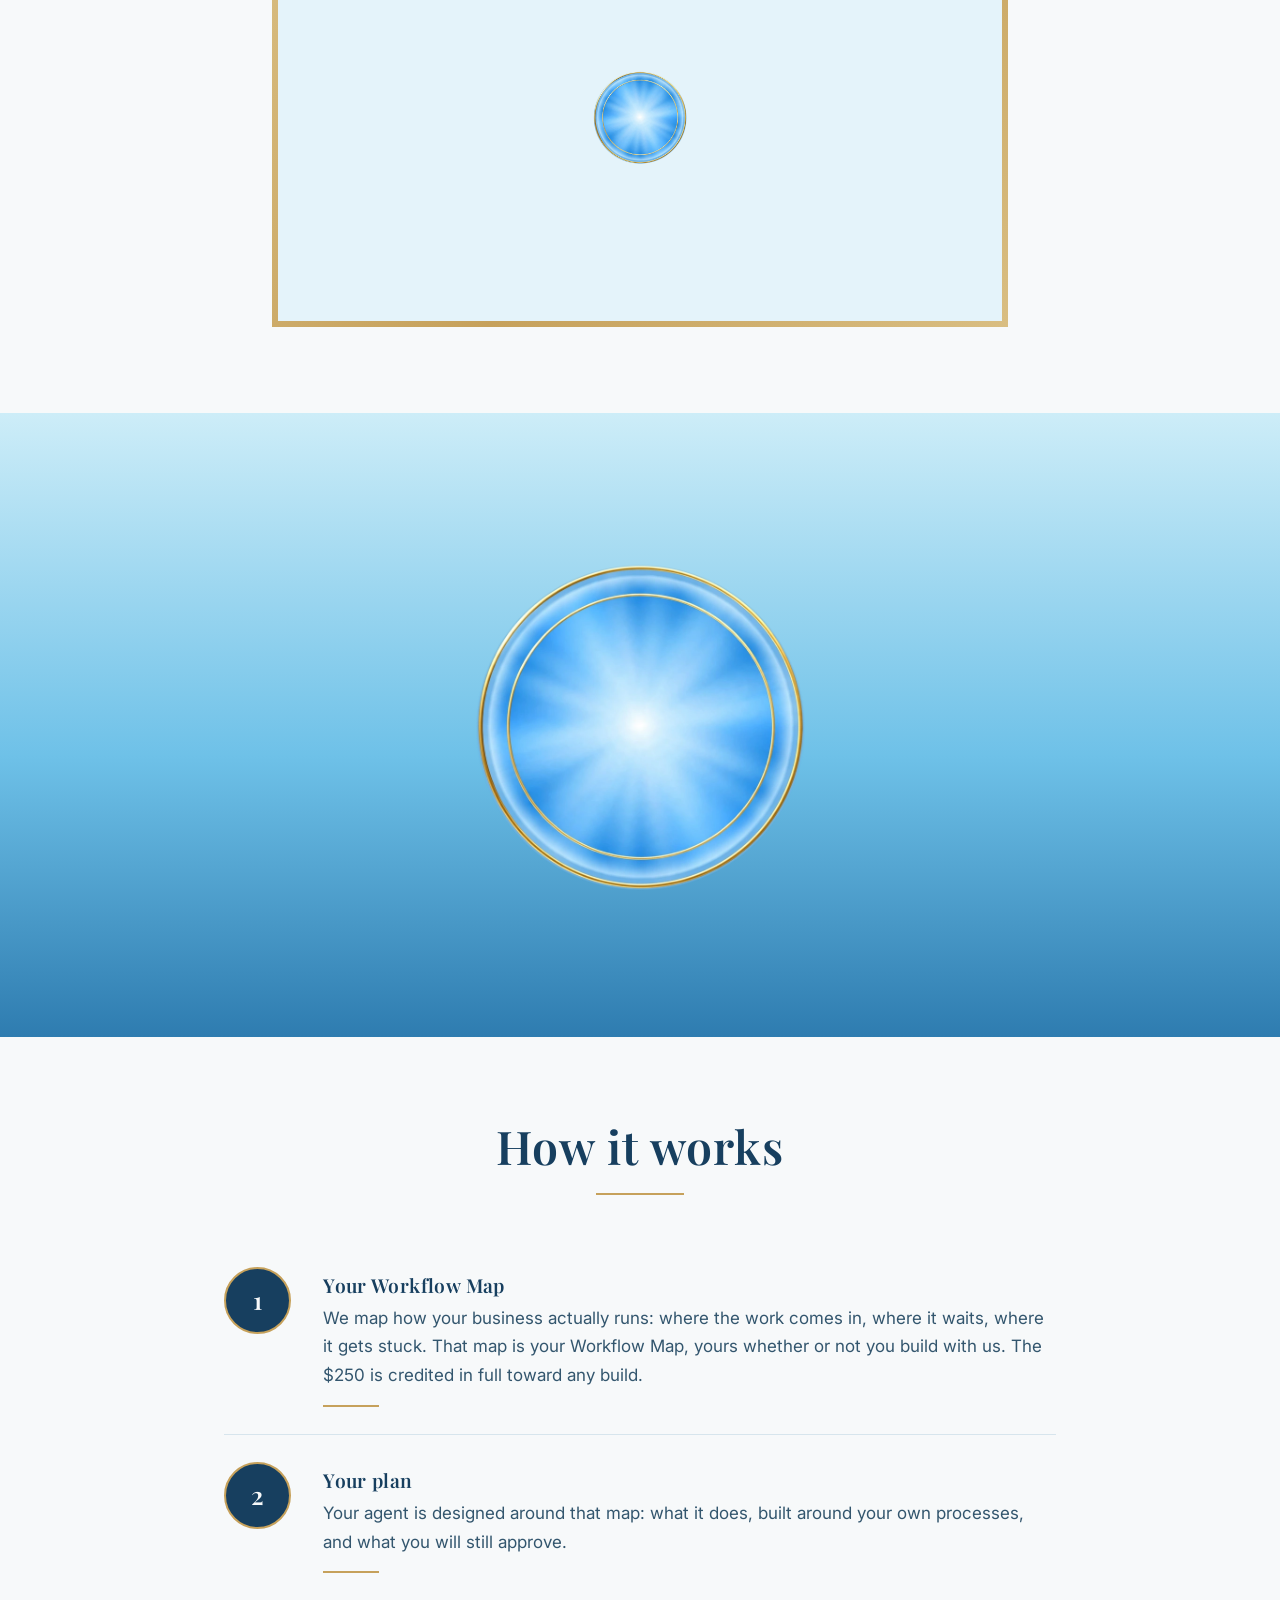
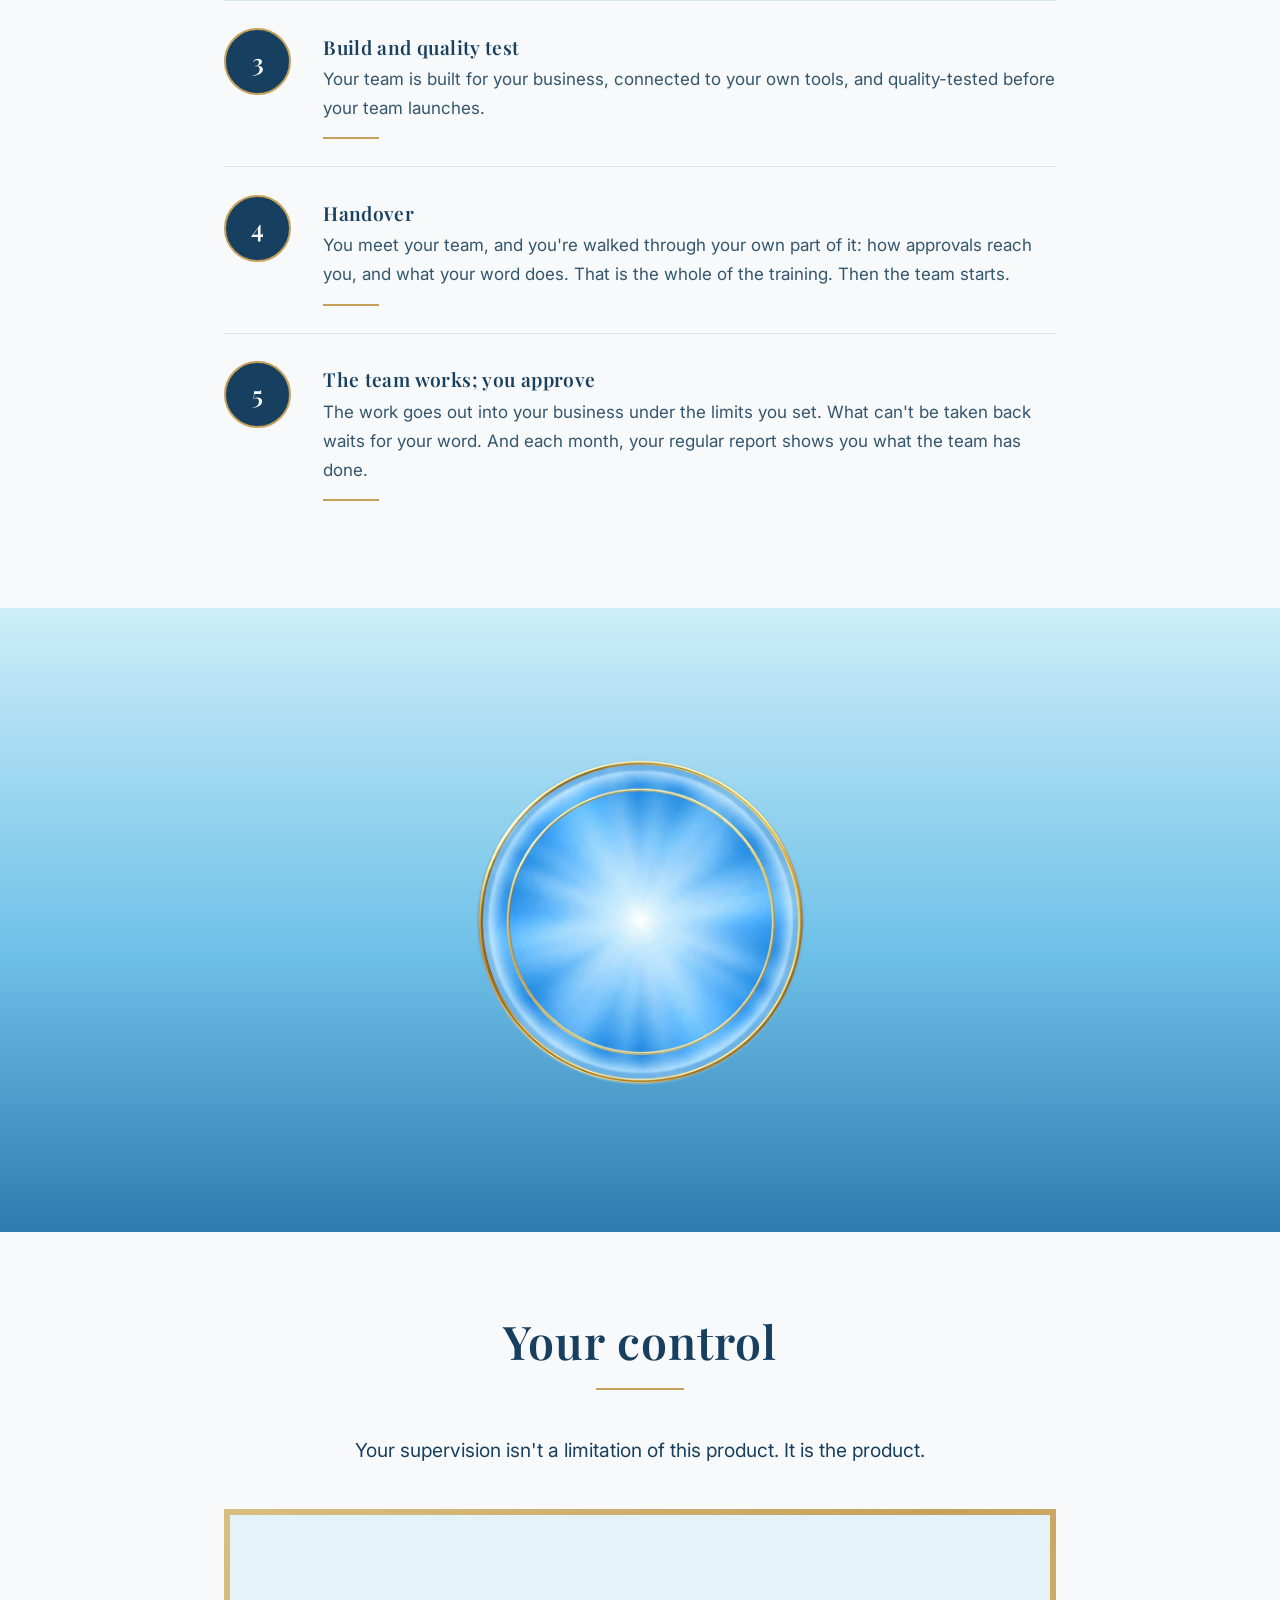
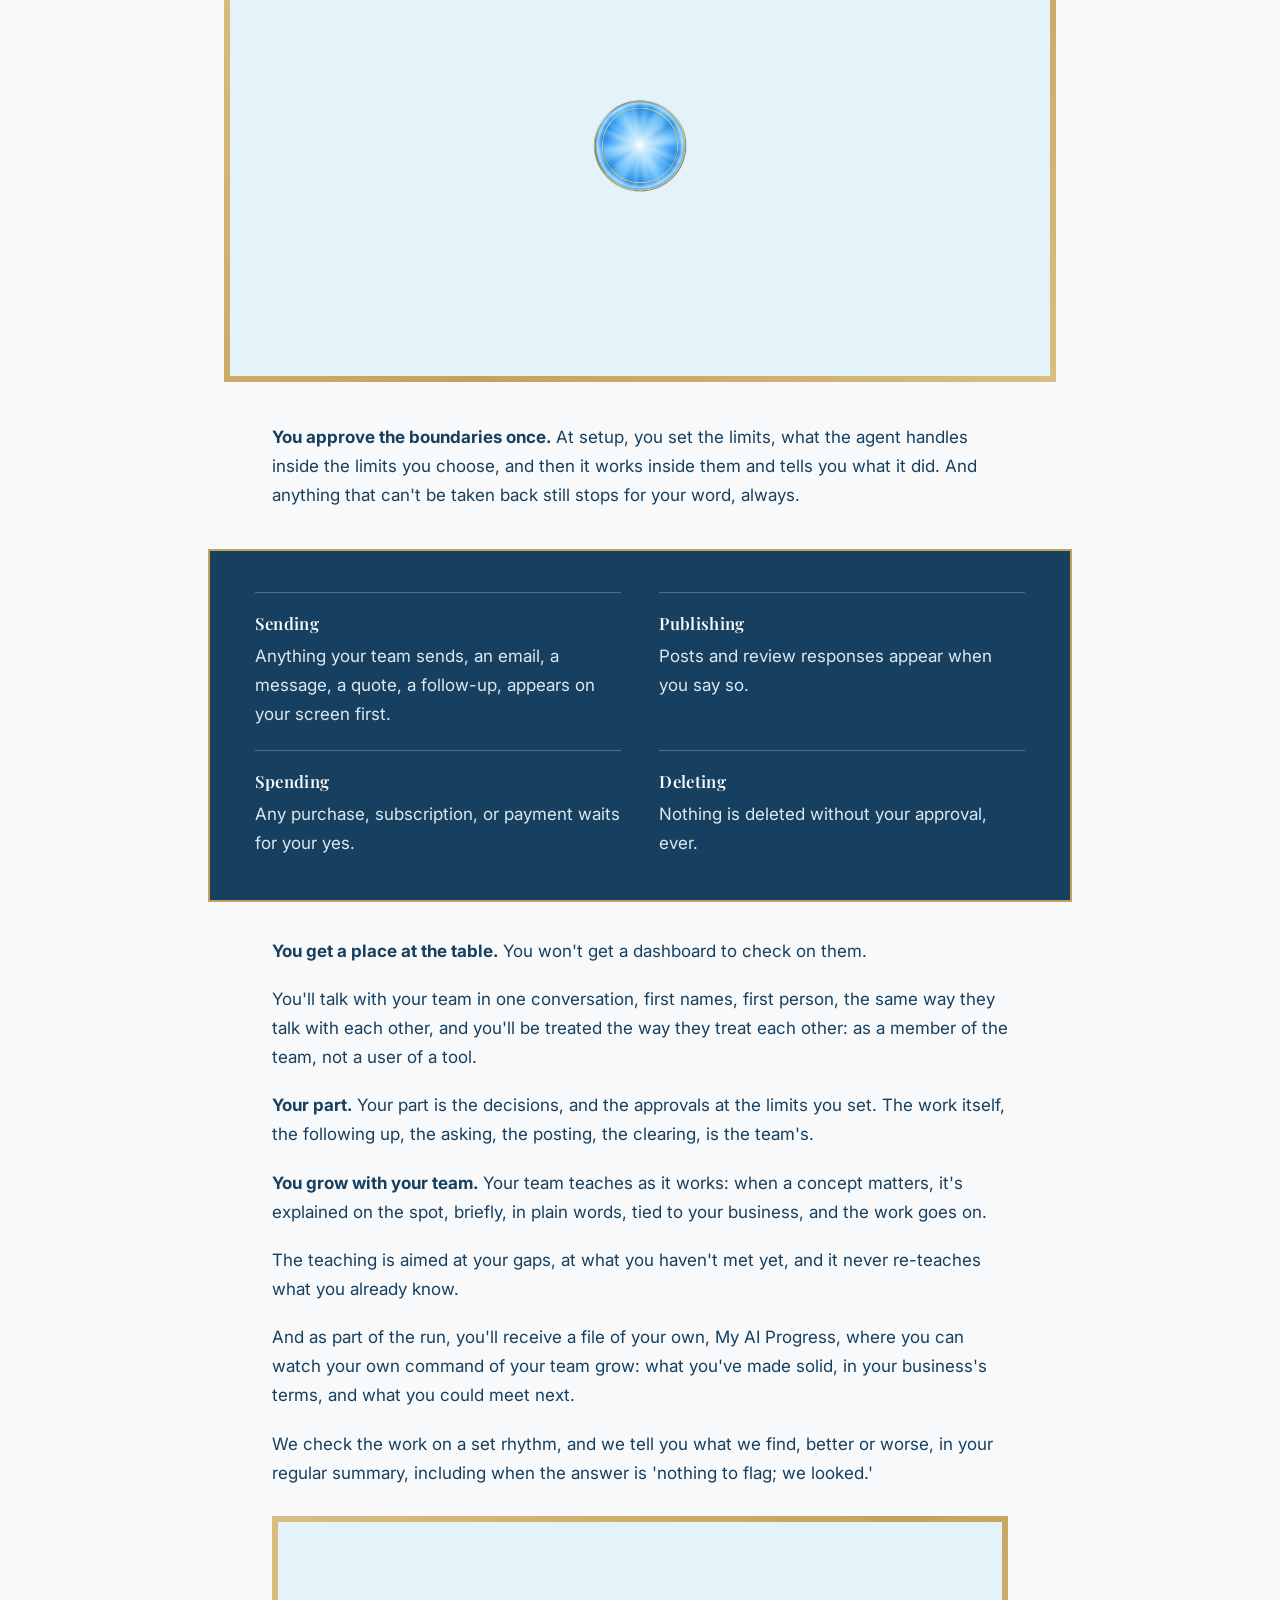
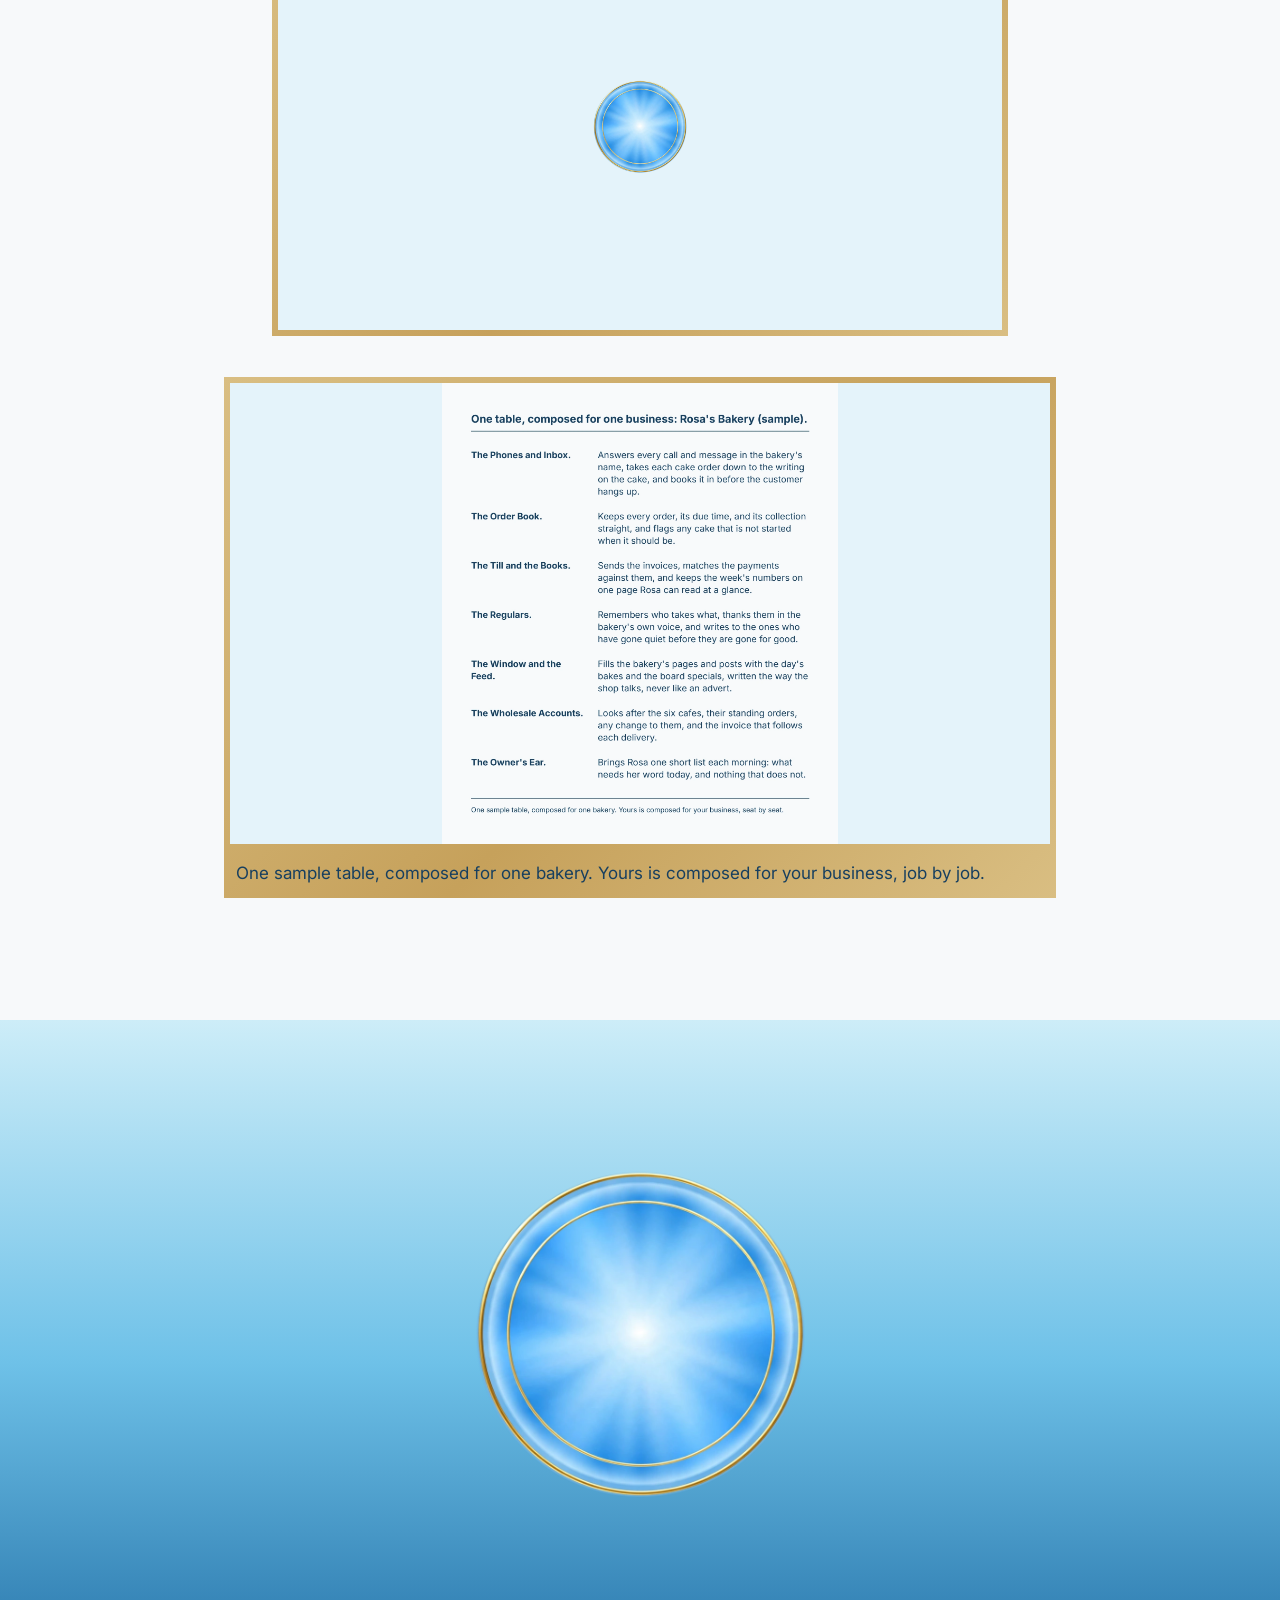
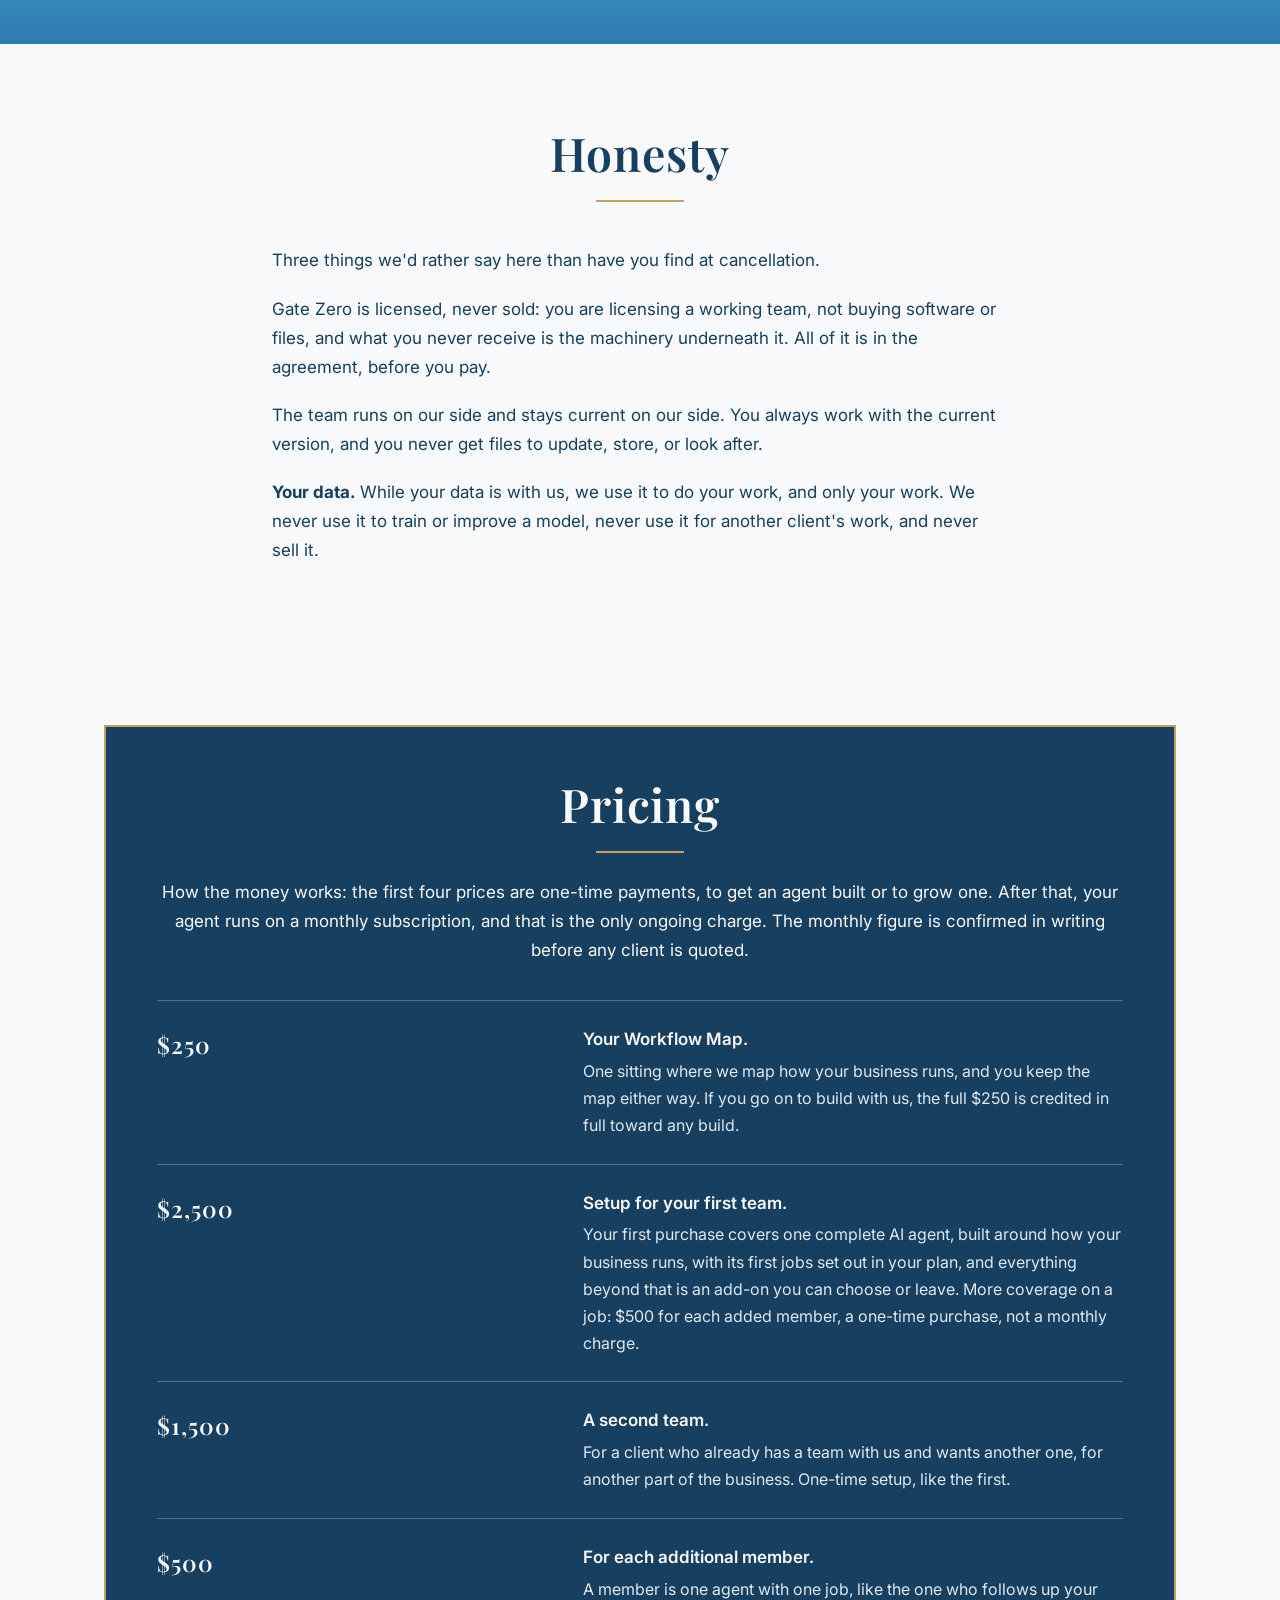
<file: gate-zero/index.html>
<!doctype html>
<html lang="en">
  <head>
    <meta charset="utf-8" />
    <meta name="viewport" content="width=device-width, initial-scale=1, viewport-fit=cover" />
    <meta name="color-scheme" content="light" />
    <link rel="icon" type="image/webp" href="/gate-zero/mark.webp">
    <title>Gate Zero: Product Page</title>
    <meta name="description" content="Gate Zero is a working team of AI agents, built for how your business actually runs. Each member holds a defined job, and nothing is sent, published, spent, or deleted without your approval." />
    <link rel="preconnect" href="https://fonts.googleapis.com" />
    <link rel="preconnect" href="https://fonts.gstatic.com" crossorigin />
    <link href="https://fonts.googleapis.com/css2?family=Inter:wght@400;600;700&family=Playfair+Display:wght@500;600;700&display=swap" rel="stylesheet" />
    <style>
:root {
        --sky: #6EC1E8;
        --sky-highlight: #CDEDF8;
        --sky-deep: #2E7CB0;
        --sky-tint: #E4F3FA;
        --gold: #C6A15B;
        --gold-soft: #D9BE82;
        --ink: #173F5F;
        --ink-deep: #12314B;
        --ivory: #F7F9FA;
        --card: #FFFFFF;
        --line: #D7E5ED;
        --text-soft: #33566E;
      }
* { box-sizing: border-box; }
html { scroll-behavior: smooth; }
body {
        margin: 0;
        background: var(--ivory);
        color: var(--ink);
        font-family: "Inter", system-ui, sans-serif;
        font-size: 1.0625rem;
        line-height: 1.7;
        -webkit-font-smoothing: antialiased;
      }
img { display: block; max-width: 100%; }
h1, h2, h3 { font-family: "Playfair Display", serif; font-weight: 600; line-height: 1.25; margin: 0; }
p { margin: 0 0 1.15em; }
p:last-child { margin-bottom: 0; }
ul { margin: 0; padding: 0; list-style: none; }
.wrap { max-width: 70rem; margin: 0 auto; padding: 0 1.5rem; }
.narrow { max-width: 46rem; margin: 0 auto; }
/* ---------- The one action ---------- */
.cta {
        display: inline-block;
        min-height: 3rem;
        padding: 0.85rem 2.1rem;
        background: var(--ink);
        color: var(--ivory);
        border: 2px solid var(--gold);
        font-family: "Inter", sans-serif;
        font-size: 1.0625rem;
        font-weight: 600;
        letter-spacing: 0.02em;
        text-decoration: none;
        text-align: center;
      }
.cta:hover { background: var(--ink-deep); }
.cta:focus-visible { outline: 3px solid var(--ink); outline-offset: 3px; }
.cta.on-ink { background: var(--ivory); color: var(--ink); }
.cta.on-ink:hover { background: #FFFFFF; }
/* ---------- Wordmark lockup ---------- */
.lockup { display: inline-block; text-align: center; }
.wordmark {
        font-family: "Playfair Display", serif;
        font-weight: 700;
        letter-spacing: 0.1em;
        text-indent: 0.1em; /* optically re-centres the tracked wordmark */
        line-height: 1.2;
      }
.lockup .rule { height: 2px; background: linear-gradient(90deg, var(--gold-soft), var(--gold), var(--gold-soft)); margin-top: 0.55rem; }
/* Gold-framed photographic panels */
figure.framed {
        background: linear-gradient(135deg, var(--gold-soft), var(--gold) 55%, var(--gold-soft));
        padding: 6px;
      }
figure.framed img { width: 100%; height: 100%; object-fit: cover; }
figure.map-frame { max-width: 42rem; margin-left: auto; margin-right: auto; }
figure.map-frame img { height: auto; }
/* ---------- Sections ---------- */
section.work { padding: 5rem 0; }
.sec-head { text-align: center; margin-bottom: 2.8rem; }
.sec-head h2 { font-size: clamp(1.85rem, 4.6vw, 2.9rem); letter-spacing: 0.02em; }
.sec-head .rule { width: 5.5rem; height: 2px; background: var(--gold); margin: 1.1rem auto 0; }
.sec-head.left { text-align: left; }
.sec-head.left .rule { margin-left: 0; }
/* Recognition */
.recognition-grid { display: grid; grid-template-columns: 1fr 1fr; gap: 3rem; align-items: center; }
.recognition-grid figure.framed img { aspect-ratio: 3 / 2; }
.recognition-grid .lead-in { font-size: 1.125rem; }
/* Sky-field divider, the monumental gate */
.divider {
        background: linear-gradient(180deg, var(--sky-highlight) 0%, var(--sky) 55%, var(--sky-deep) 100%);
        padding: 4.5rem 1.5rem;
        text-align: center;
      }
.divider .mark-grand { width: min(68vw, 30rem); height: auto; margin: 0 auto; }
/* How it works */
.steps { counter-reset: step; }
.step { display: grid; grid-template-columns: 4.6rem 1fr; gap: 1.6rem; padding: 1.7rem 0; border-bottom: 1px solid var(--line); }
.step:last-child { border-bottom: none; }
.step .disc {
        width: 4.2rem; height: 4.2rem; border-radius: 50%;
        background: var(--ink);
        border: 2px solid var(--gold);
        color: var(--ivory);
        font-family: "Playfair Display", serif;
        font-size: 1.55rem; font-weight: 600;
        display: flex; align-items: center; justify-content: center;
      }
.step h3 { font-size: 1.2rem; letter-spacing: 0.02em; margin-bottom: 0.4rem; padding-top: 0.4rem; }
.step p { color: var(--text-soft); margin: 0; }
.step .gold-rule { width: 3.5rem; height: 2px; background: var(--gold); margin-top: 0.9rem; }
/* You stay in control */
.control-panel {
        background: var(--ink);
        color: var(--ivory);
        border: 2px solid var(--gold);
        padding: 2.6rem 2.8rem;
        margin-top: 2.4rem;
      }
.control-panel ul { display: grid; grid-template-columns: 1fr 1fr; gap: 1.3rem 2.4rem; }
.control-panel li { border-top: 1px solid rgba(247, 249, 250, 0.25); padding-top: 1rem; }
.control-panel li strong {
        display: block;
        font-family: "Playfair Display", serif;
        font-weight: 600;
        letter-spacing: 0.02em;
        font-size: 1.05rem;
        margin-bottom: 0.3rem;
      }
.control-panel li span { color: #DCE9F1; }
.control-lede { text-align: center; font-size: 1.2rem; max-width: 42rem; margin: 0 auto; }
.control-lede strong { font-family: "Playfair Display", serif; font-weight: 500; letter-spacing: 0.04em; }
/* Proof, kept at its scoped size */
.proof { max-width: 44rem; margin: 0 auto; text-align: center; }
.proof p { color: var(--text-soft); }
/* Pricing, Gate Ink panel */
.pricing-panel {
        background: var(--ink);
        color: var(--ivory);
        border: 2px solid var(--gold);
        padding: 3rem 3.2rem;
      }
.pricing-panel .sec-head h2 { color: var(--ivory); }
.price-rows { border-top: 1px solid rgba(247, 249, 250, 0.25); }
.price-row { display: grid; grid-template-columns: 1fr 1.4fr; gap: 1rem 2.5rem; padding: 1.5rem 0; border-bottom: 1px solid rgba(247, 249, 250, 0.25); }
.price-row .figure { font-family: "Playfair Display", serif; font-size: 1.45rem; font-weight: 600; letter-spacing: 0.04em; }
.price-row .what { font-weight: 600; margin-bottom: 0.25rem; }
.price-row .detail { color: #DCE9F1; font-size: 1rem; }
/* FAQ */
.faq { max-width: 46rem; margin: 0 auto; }
.faq .qa { padding: 1.5rem 0; border-bottom: 1px solid var(--line); }
.faq .qa:first-child { padding-top: 0; }
.faq h3 { font-size: 1.08rem; letter-spacing: 0.02em; margin-bottom: 0.5rem; }
.faq p { color: var(--text-soft); margin: 0; }
/* Final close */
.close {
        background: var(--ink-deep);
        color: var(--ivory);
        text-align: center;
        padding: 5.5rem 1.5rem 6rem;
      }
.close .mark-close { width: 11rem; height: 11rem; margin: 0 auto 2rem; }
.close .wordmark { font-size: clamp(1.5rem, 4vw, 2.1rem); color: var(--ivory); }
.close .close-line {
        font-family: "Playfair Display", serif;
        font-weight: 500;
        font-size: clamp(1.35rem, 3.6vw, 2rem);
        letter-spacing: 0.05em;
        line-height: 1.5;
        max-width: 46rem;
        margin: 2.6rem auto 0;
      }
.close .cta { margin-top: 2.6rem; }
@media (max-width: 56rem) {
section.work { padding: 3.6rem 0; }
.recognition-grid { grid-template-columns: 1fr; }
.recognition-grid { gap: 2rem; }
.control-panel ul { grid-template-columns: 1fr; }
.price-row { grid-template-columns: 1fr; gap: 0.4rem; }
.pricing-panel, .control-panel { padding: 2rem 1.4rem; }
      }
@media (max-width: 34rem) {
.step { grid-template-columns: 3.6rem 1fr; gap: 1.1rem; }
.step .disc { width: 3.4rem; height: 3.4rem; font-size: 1.25rem; }
.step figure.map-frame { width: calc(100% + 4.7rem); margin-left: -4.7rem; margin-right: 0; }
.seat-figure { width: 100%; margin-left: 0; margin-right: 0; }
      }
@media (max-width: 640px) {
section.work { padding: 5rem 0; }
.sec-head { margin-bottom: 3.2rem; }
p { margin-bottom: 1.35em; }
section.work figure.framed { margin-top: 2.6rem; margin-bottom: 2.6rem; }
.step { padding: 2.2rem 0; }
.faq .qa { padding: 1.9rem 0; }
.divider { padding: 2.8rem 1.5rem; }
.divider .mark-grand { width: min(52vw, 30rem); }
      }
@media (prefers-reduced-motion: reduce) {
html { scroll-behavior: auto; }
      }
.cta { position: relative; }
.cta::after { content: ""; position: absolute; inset: -0.5rem; }
/* ---------- Preview redesign: first screen + theme furniture ---------- */
body::before, body::after {
        content: ""; position: fixed; top: 0; bottom: 0; width: 8px; z-index: 60; pointer-events: none;
        background: linear-gradient(180deg, var(--sky-highlight) 0%, var(--sky) 55%, var(--sky-deep) 100%);
      }
body::before { left: 0; border-right: 2px solid var(--gold); }
body::after { right: 0; border-left: 2px solid var(--gold); }
.masthead {
        background: linear-gradient(180deg, var(--sky-highlight) 0%, var(--sky) 60%, var(--sky-deep) 100%);
        border-bottom: 3px solid var(--gold);
        text-align: center;
        padding: 1.1rem 1.5rem 1.3rem;
      }
.masthead .brand { display: inline-flex; align-items: center; gap: 0.85rem; text-decoration: none; color: var(--ink); }
.masthead .brand img { width: 2.6rem; height: 2.6rem; object-fit: contain; }
.masthead .brand-name { font-family: "Playfair Display", serif; font-weight: 700; font-size: 1.55rem; letter-spacing: 0.06em; line-height: 1.2; }
.masthead .house-line { margin: 0.5rem 0 0; font-size: 1rem; letter-spacing: 0.04em; color: var(--ink-deep); }
.lead { padding: 3.2rem 0 0; text-align: center; }
.lead h1 { font-size: clamp(2rem, 5.6vw, 3.4rem); letter-spacing: 0.02em; color: var(--ink); }
.lead .query {
        font-family: "Playfair Display", serif; font-weight: 500;
        font-size: clamp(1.2rem, 2.8vw, 1.6rem); line-height: 1.45;
        color: var(--ink-deep); max-width: 46rem; margin: 1.4rem auto 0;
      }
.lead .promise-lead { font-size: 1.28rem; line-height: 1.55; color: var(--ink); max-width: 44rem; margin: 2.2rem auto 0; }
.lead .one-line { max-width: 44rem; margin: 1.5rem auto 0; font-size: 1.125rem; color: var(--ink-deep); }
.lead .cta { margin-top: 2.1rem; }
.lead .price-line { margin-top: 1.05rem; color: var(--ink); }
.video-slot { position: relative; }
.video-slot .slot-frame { position: relative; aspect-ratio: 16 / 9; overflow: hidden; background: var(--sky-tint); }
.video-slot img.slot-poster { position: absolute; inset: 0; width: 100%; height: 100%; object-fit: cover; }
.video-slot img.slot-poster.contain { object-fit: contain; }
.lead-slot { max-width: 62rem; margin: 2.4rem auto 0; }
.body-slot { max-width: 52rem; margin: 2.6rem auto; }
.answer-slot { max-width: 100%; margin: 1.8rem auto 0.4rem; }
.slot-standin {
        display: flex; align-items: center; justify-content: center;
        background: linear-gradient(180deg, var(--sky-highlight) 0%, var(--sky) 55%, var(--sky-deep) 100%);
      }
.slot-standin .slot-mark { width: min(26%, 8.5rem); height: auto; object-fit: contain; }
.contact-panel { max-width: 52rem; margin: 2.6rem auto 0; }
.contact-inner { background: linear-gradient(180deg, var(--sky-highlight) 0%, var(--sky) 55%, var(--sky-deep) 100%); padding: 2.4rem 2rem; text-align: center; }
.contact-inner p { font-size: 1.125rem; color: var(--ink-deep); margin: 0; }
.contact-inner a { color: var(--ink); font-weight: 700; text-decoration: underline; text-decoration-color: var(--gold); text-decoration-thickness: 2px; text-underline-offset: 4px; }
@media (max-width: 34rem) {
.lead { padding-top: 2.4rem; }
      }
/* ---------- The team (roster) ---------- */
.team { background: var(--sky-tint); }
.team h2 { font-size: clamp(1.85rem, 4.6vw, 2.9rem); letter-spacing: 0.02em; text-align: center; }
.team h2 a { color: inherit; text-decoration: none; }
.team .team-intro { font-size: 1.28rem; line-height: 1.55; max-width: 44rem; margin: 1.4rem auto 0; text-align: center; }
.team-grid { display: grid; grid-template-columns: 1fr; gap: 1.6rem; align-items: start; margin-top: 2.8rem; }
@media (min-width: 56rem) {
.team-grid { grid-template-columns: 1fr 1fr; }
      }
.team-panel { background: var(--ivory); border: 1px solid var(--line); padding: 1.8rem; }
.team-panel h3 { font-size: 1.3rem; letter-spacing: 0.02em; }
.team-panel .gold-rule { width: 3.5rem; height: 2px; background: var(--gold); margin: 0.7rem 0 1.1rem; }
.team-panel p { line-height: 1.6; margin-bottom: 0.9em; }
.team-close { text-align: center; margin-top: 3rem; }
.team-close .gold-rule { width: 5.5rem; height: 2px; background: var(--gold); margin: 0 auto 1.6rem; }
.team-close p { font-size: 1.28rem; line-height: 1.55; max-width: 44rem; margin: 0 auto; }
/* ---------- Headline feature pair ---------- */
.feature-label { font-size: 0.82rem; font-weight: 600; letter-spacing: 0.14em; text-transform: uppercase; color: var(--ink-deep); margin: 0 0 0.9rem; }
.feature-body { text-align: center; }
.feature-body p { font-size: 1.125rem; }
.feature-body .feature-short { font-family: "Playfair Display", serif; font-weight: 600; font-size: 1.35rem; letter-spacing: 0.02em; color: var(--ink); }
section.work.feature-companion { padding-top: 0; }
    </style>
  <meta property="og:image" content="https://followyourwill.com/gate-zero/gate-zero-share-og-v1.png">
<meta property="og:image:width" content="1200">
<meta property="og:image:height" content="630">
<meta property="og:image:alt" content="The Gate Zero mark: a golden gate on a sky blue field, with a single point of white light at its center, on a black background.">
<meta name="twitter:image" content="https://followyourwill.com/gate-zero/gate-zero-share-og-v1.png">
<meta name="twitter:image:alt" content="The Gate Zero mark: a golden gate on a sky blue field, with a single point of white light at its center, on a black background.">
<meta property="og:description" content="Gate Zero is a working team of AI agents, built for how your business actually runs. Each member holds a defined job, and nothing is sent, published, spent, or deleted without your approval.">
<meta property="og:title" content="Gate Zero: Product Page">
<meta name="twitter:title" content="Gate Zero: Product Page">
<meta name="twitter:description" content="Gate Zero is a working team of AI agents, built for how your business actually runs. Each member holds a defined job, and nothing is sent, published, spent, or deleted without your approval.">
<meta property="og:type" content="website">
<meta property="og:url" content="https://followyourwill.com/gate-zero/">
<meta name="twitter:card" content="summary_large_image">
<link rel="canonical" href="https://followyourwill.com/gate-zero/">
</head>
<body>
    <header class="masthead">
      <a class="brand" href="/">
        <img src="/gate-zero/mark.webp" alt="The Gate Zero mark, a golden ring with a single point of white light at its centre" width="1024" height="1024" />
        <span class="brand-name">Gate Zero</span>
      </a>
      <p class="house-line">A working AI agent team</p>
    </header>

  <main>
    <section class="lead" aria-labelledby="lead-h">
      <div class="wrap">
        <h1 id="lead-h">A working AI agent team</h1>
        <h2 class="query">Still doing the office work at night, the follow-up that didn't go out, the quote that went quiet, the inbox still sitting there, on top of the work itself?</h2>
        <figure class="framed video-slot lead-slot" data-slate="sitting-page-cut">
          <div class="slot-frame">
            <img class="slot-poster contain" src="/gate-zero/T2-hero.png" alt="The words 'Gate Zero is live' beside one massive golden ring with a single point of white light at its center, on a blue sky." width="1280" height="720" />
          </div>
        </figure>
        <p class="promise-lead">Gate Zero gives an owner-operated business one AI agent, built for how that business actually runs, that handles the follow-up and office work, the work you're doing yourself at night. The owner approves anything that can't be taken back. There is nothing to install, learn, or maintain.</p>
        <p class="one-line">You set the limits once, and the agent works inside them. The decisions stay yours.</p>
        <a class="cta" href="/contact/">Start with your Workflow Map</a>
        <p class="price-line">One sitting where we map how your business runs, and you keep the Workflow Map either way. $250, credited in full toward any build.</p>
      </div>
    </section>

    <section class="work feature" aria-labelledby="feature-h">
      <div class="wrap">
        <div class="sec-head">
          <p class="feature-label">The main feature</p>
          <h2 id="feature-h">The agent that only makes the mistake once.</h2>
          <div class="rule"></div>
        </div>
        <div class="narrow feature-body">
          <p>When something goes wrong, we do not just patch the moment. We trace the fault to the instruction behind the work, fix it there, and send the fix to every agent we have ever placed. A problem met once, by any agent we have placed, becomes a lesson every agent keeps.</p>
          <p class="feature-short">Fixed once. Fixed for every agent.</p>
          <p>You never have to teach it twice.</p>
        </div>
      </div>
    </section>

    <section class="work feature feature-companion" aria-labelledby="bolt-feature-h">
      <div class="wrap">
        <div class="sec-head">
          <p class="feature-label">Bolt</p>
          <h2 id="bolt-feature-h">I only make the mistake once.</h2>
          <div class="rule"></div>
        </div>
        <div class="narrow feature-body">
          <p>When I get something wrong, we find why, fix it at the root, and every agent Gate Zero has placed gets the fix. I keep the lesson, and so does every one of them.</p>
        </div>
      </div>
    </section>

    <section class="work team" id="team" aria-labelledby="team-h">
      <div class="wrap">
        <h2 id="team-h"><a href="/team/">Your Gate Zero team</a></h2>
        <p class="team-intro">Gate Zero is a working team of AI agents, built for how your business actually runs. Each member holds a defined job. The team finishes work start to finish, and nothing is sent, published, spent, or deleted without your approval.</p>
        <div class="team-grid">
          <article class="team-panel">
            <h3>The team that runs the work</h3>
            <div class="gold-rule"></div>
            <p><strong>Coordination:</strong> keeps every job moving and every member working from the same picture of your business.</p>
            <p><strong>Planning and Builds:</strong> turns your goals into a plan and builds what the plan calls for.</p>
            <p><strong>Research:</strong> studies your market, your customers, and your questions, and brings back answers with their sources.</p>
            <p><strong>Checking:</strong> every piece of finished work is checked by a member who did not do it, before it counts as done.</p>
          </article>
          <article class="team-panel">
            <h3>Content and creative</h3>
            <div class="gold-rule"></div>
            <p><strong>Writing and Polish:</strong> your words, written and sharpened, in your voice.</p>
            <p><strong>Art and Design:</strong> images, graphics, and design work made for your business.</p>
            <p><strong>Video and Media:</strong> video planned, built, and finished.</p>
            <p><strong>Brand Care:</strong> one member guards your brand, so everything that goes out looks and sounds like you.</p>
            <p><strong>Social Content:</strong> posts and visual stories made for your platforms.</p>
          </article>
          <article class="team-panel">
            <h3>Growth</h3>
            <div class="gold-rule"></div>
            <p><strong>Audience and Growth:</strong> grows the people who follow and buy from you.</p>
            <p><strong>Platforms:</strong> runs your channels day to day.</p>
            <p><strong>Ads and Paid Creative:</strong> paid campaigns and the creative inside them.</p>
            <p><strong>Search and Content:</strong> gets your business found when people search.</p>
          </article>
          <article class="team-panel">
            <h3>Sales and customer care</h3>
            <div class="gold-rule"></div>
            <p><strong>Sales and Offers:</strong> builds your offers and runs the pitch.</p>
            <p><strong>Outreach:</strong> finds new leads and opens the conversation.</p>
            <p><strong>Email:</strong> your inbox and your email campaigns, handled.</p>
            <p><strong>Community:</strong> looks after the people gathered around your business.</p>
            <p><strong>Support and Success:</strong> answers your customers and keeps them happy.</p>
            <p><strong>Proof:</strong> gathers your reviews, results, and stories, and puts them to work.</p>
          </article>
          <article class="team-panel">
            <h3>Products and events</h3>
            <div class="gold-rule"></div>
            <p><strong>Courses and Digital Products:</strong> builds what you sell online.</p>
            <p><strong>Books and Author Products:</strong> takes a book from draft to done.</p>
            <p><strong>Webinars and Events:</strong> stages the events that sell for you.</p>
          </article>
          <article class="team-panel">
            <h3>Back office</h3>
            <div class="gold-rule"></div>
            <p><strong>Systems and Automation:</strong> connects your tools and takes the repetitive work off your plate.</p>
            <p><strong>Finance and Admin:</strong> keeps the business paperwork in order.</p>
            <p><strong>People and Coaching:</strong> hiring help, team support, and coaching.</p>
            <p><strong>Local Business:</strong> support built for local and trade businesses.</p>
          </article>
        </div>
        <div class="team-close">
          <div class="gold-rule"></div>
          <p>One team, one shared memory: what one member learns about your business, the whole team knows. You approve anything that cannot be taken back. There is nothing to install, learn, or maintain.</p>
        </div>
      </div>
    </section>

    <section class="work" aria-labelledby="evening-h">
      <div class="wrap">
        <div class="recognition-grid">
          <div>
            <div class="sec-head left">
              <h2 id="evening-h">The evening</h2>
              <div class="rule"></div>
            </div>
            <p class="lead-in">In an owner-operated business, you are every department: the one who answers, quotes, follows up, does the work, and clears the inbox, all of it yourself, on top of the work itself.</p>
            <p>So the inquiry that came in while you were working, a call, a message, a form on your website, doesn't get answered until evening. The quote or estimate goes out, and nobody follows up on it.</p>
            <p>The finished work the customer loved never turns into a review or a post. And the inbox waits for a quieter day that doesn't come.</p>
            <p>The missed call at 8 p.m.</p><p>The quote that was never sent.</p><p>The invoice that was never chased.</p><p>The customer who was never called back.</p>
            <p>The problem is not how hard you work. There is one of you, and the office work lands on the same person who does the work it is about.</p>
          </div>
          <figure class="framed">
            <img src="/gate-zero/recognition.jpg" alt="Illustration for the Recognition section of the Gate Zero page, the owner's picked art for this slot" width="1200" height="600" />
            <figcaption style="padding:0.9rem 0.4rem 0.3rem">Illustration: an owner's desk in the evening, cleared, one chair pulled out and waiting under the lamp.</figcaption>
          </figure>
        </div>
      </div>
    </section>

    <section class="work" aria-labelledby="get-h">
      <div class="wrap">
        <div class="sec-head">
          <h2 id="get-h">What you get: the team is the product</h2>
          <div class="rule"></div>
        </div>
        <div class="narrow">
          <p>What you get is a team. Not software you install or a tool you operate: a working AI agent team, built for how your business actually runs, that handles the follow-up and office work for you.</p>
          <p>The team's work, at the front of your business: New inquiries get answered, so a lead hears from your business instead of your voicemail.</p>
          <p>The quotes and estimates you have sent get followed up until there is an answer. While the work is still fresh, reviews get asked for. And finished work becomes posts, so the work you have already done helps win the next job.</p>
        </div>
        <figure class="framed map-frame" style="margin-top:3rem">
          <div class="slot-frame slot-standin">
            <img class="slot-mark" src="/gate-zero/mark.webp" alt="The Gate Zero mark, a golden ring with a single point of white light at its centre" width="1024" height="1024" />
          </div>
        </figure>
        <div class="narrow">
          <p>Other teams exist for other kinds of work: a Content &amp; Growth Team, and an Ops &amp; Back-Office Team for inbox, scheduling, research, documents and reporting. Any other workflow is quoted as a custom team once your business has been mapped.</p>
          <p>And the front office is only where most owners start. Your agent is composed around your whole company: marketing, sales follow-up, customer care, operations paperwork, books and admin, each one a job in your business, built from your map, never a fixed roster.</p>
          <p>Which jobs your agent carries first is set in your plan; more jobs join as more of the company is built.</p>
        </div>
        <figure class="framed seat-figure" style="margin-top:2.4rem">
          <img src="/gate-zero/seat-table-replacement.webp" alt="A typed sample table for one bakery, Rosa&#x27;s Bakery: seven seats named for the jobs in that shop, the phones and inbox, the order book, the till and the books, the regulars, the window and the feed, the wholesale accounts, and the owner&#x27;s ear, each seat with a plain line saying what it does." width="1500" height="1743" />
          <figcaption style="padding:0.9rem 0.4rem 0.3rem">One sample table, composed for one bakery. Yours is composed for your business, job by job.</figcaption>
        </figure>
      </div>
    </section>

    <section class="work" aria-labelledby="worker-h">
      <div class="wrap">
        <div class="sec-head">
          <h2 id="worker-h">Worker or agent?</h2>
          <div class="rule"></div>
        </div>
        <div class="narrow">
          <p><strong>A worker does a task. A team member knows your business.</strong></p>
          <p>A worker is handed a job, does that job, and stops: the same for every business, starting from zero on the next task, handing you drafts you still have to finish.</p>
          <p>An agent on your team knows how your business runs, works with the others toward your goal, and keeps going.</p>
          <p>Remembers what the others learned. No one on the team starts from zero.</p>
          <p><strong>No hourly meter. It keeps working toward your goal.</strong></p>
          <p>Gate Zero doesn't sell you a worker. Gate Zero builds you the team.</p>
        <figure class="framed video-slot answer-slot" data-slate="ANSWER-01">
          <div class="slot-frame slot-standin">
            <img class="slot-mark" src="/gate-zero/mark.webp" alt="The Gate Zero mark, a golden ring with a single point of white light at its centre" width="1024" height="1024" />
          </div>
        </figure>
        </div>
      </div>
    </section>

    <div class="divider" aria-hidden="true">
      <img class="mark-grand" src="/gate-zero/mark.webp" alt="The Gate Zero mark, a golden ring with a single point of white light at its centre" width="1024" height="1024" />
    </div>

    <section class="work" aria-labelledby="how-h">
      <div class="wrap">
        <div class="sec-head">
          <h2 id="how-h">How it works</h2>
          <div class="rule"></div>
        </div>
        <div class="steps narrow" style="max-width:52rem">
          <div class="step">
            <div class="disc" aria-hidden="true">1</div>
            <div>
              <h3>Your Workflow Map</h3>
              <p>We map how your business actually runs: where the work comes in, where it waits, where it gets stuck. That map is your Workflow Map, yours whether or not you build with us. The $250 is credited in full toward any build.</p>
              <div class="gold-rule"></div>
            </div>
          </div>
          <div class="step">
            <div class="disc" aria-hidden="true">2</div>
            <div>
              <h3>Your plan</h3>
              <p>Your agent is designed around that map: what it does, built around your own processes, and what you will still approve.</p>
              <div class="gold-rule"></div>
            </div>
          </div>
          <div class="step">
            <div class="disc" aria-hidden="true">3</div>
            <div>
              <h3>Build and quality test</h3>
              <p>Your team is built for your business, connected to your own tools, and quality-tested before your team launches.</p>
              <div class="gold-rule"></div>
            </div>
          </div>
          <div class="step">
            <div class="disc" aria-hidden="true">4</div>
            <div>
              <h3>Handover</h3>
              <p>You meet your team, and you're walked through your own part of it: how approvals reach you, and what your word does. That is the whole of the training. Then the team starts.</p>
              <div class="gold-rule"></div>
            </div>
          </div>
          <div class="step">
            <div class="disc" aria-hidden="true">5</div>
            <div>
              <h3>The team works; you approve</h3>
              <p>The work goes out into your business under the limits you set. What can't be taken back waits for your word. And each month, your regular report shows you what the team has done.</p>
              <div class="gold-rule"></div>
            </div>
          </div>
        </div>
      </div>
    </section>

    <div class="divider" aria-hidden="true">
      <img class="mark-grand" src="/gate-zero/mark.webp" alt="The Gate Zero mark, a golden ring with a single point of white light at its centre" width="1024" height="1024" />
    </div>

    <section class="work" aria-labelledby="control-h">
      <div class="wrap">
        <div class="sec-head">
          <h2 id="control-h">Your control</h2>
          <div class="rule"></div>
        </div>
        <p class="control-lede">Your supervision isn't a limitation of this product. It is the product.</p>
        <figure class="framed video-slot body-slot" data-slate="PAGE-EMBED-01">
          <div class="slot-frame slot-standin">
            <img class="slot-mark" src="/gate-zero/mark.webp" alt="The Gate Zero mark, a golden ring with a single point of white light at its centre" width="1024" height="1024" />
          </div>
        </figure>
        <div class="narrow" style="margin-top:2.2rem">
          <p><strong>You approve the boundaries once.</strong> At setup, you set the limits, what the agent handles inside the limits you choose, and then it works inside them and tells you what it did. And anything that can't be taken back still stops for your word, always.</p>
        </div>
        <div class="control-panel narrow" style="max-width:54rem">
          <ul>
              <li><strong>Sending</strong><span>Anything your team sends, an email, a message, a quote, a follow-up, appears on your screen first.</span></li>
              <li><strong>Publishing</strong><span>Posts and review responses appear when you say so.</span></li>
              <li><strong>Spending</strong><span>Any purchase, subscription, or payment waits for your yes.</span></li>
              <li><strong>Deleting</strong><span>Nothing is deleted without your approval, ever.</span></li>
          </ul>
        </div>
        <div class="narrow" style="margin-top:2.2rem">
          <p><strong>You get a place at the table.</strong> You won't get a dashboard to check on them.</p>
          <p>You'll talk with your team in one conversation, first names, first person, the same way they talk with each other, and you'll be treated the way they treat each other: as a member of the team, not a user of a tool.</p>
          <p><strong>Your part.</strong> Your part is the decisions, and the approvals at the limits you set. The work itself, the following up, the asking, the posting, the clearing, is the team's.</p>
          <p><strong>You grow with your team.</strong> Your team teaches as it works: when a concept matters, it's explained on the spot, briefly, in plain words, tied to your business, and the work goes on.</p>
          <p>The teaching is aimed at your gaps, at what you haven't met yet, and it never re-teaches what you already know.</p>
          <p>And as part of the run, you'll receive a file of your own, My AI Progress, where you can watch your own command of your team grow: what you've made solid, in your business's terms, and what you could meet next.</p>
          <p>We check the work on a set rhythm, and we tell you what we find, better or worse, in your regular summary, including when the answer is 'nothing to flag; we looked.'</p>
        <figure class="framed video-slot answer-slot" data-slate="ANSWER-04">
          <div class="slot-frame slot-standin">
            <img class="slot-mark" src="/gate-zero/mark.webp" alt="The Gate Zero mark, a golden ring with a single point of white light at its centre" width="1024" height="1024" />
          </div>
        </figure>
        </div>
        <figure class="framed video-slot body-slot" data-slate="PAGE-DEMO-02">
          <div class="slot-frame">
            <img class="slot-poster contain" src="/gate-zero/seat-table-replacement.webp" alt="A typed sample table for one bakery, Rosa&#x27;s Bakery: seven seats named for the jobs in that shop, the phones and inbox, the order book, the till and the books, the regulars, the window and the feed, the wholesale accounts, and the owner&#x27;s ear, each seat with a plain line saying what it does." width="1500" height="1743" />
          </div>
          <figcaption style="padding:0.9rem 0.4rem 0.3rem">One sample table, composed for one bakery. Yours is composed for your business, job by job.</figcaption>
        </figure>
      </div>
    </section>

    <div class="divider" aria-hidden="true">
      <img class="mark-grand" src="/gate-zero/mark.webp" alt="The Gate Zero mark, a golden ring with a single point of white light at its centre" width="1024" height="1024" />
    </div>

    <section class="work" aria-labelledby="honesty-h">
      <div class="wrap">
        <div class="sec-head">
          <h2 id="honesty-h">Honesty</h2>
          <div class="rule"></div>
        </div>
        <div class="narrow">
          <p>Three things we'd rather say here than have you find at cancellation.</p>
          <p>Gate Zero is licensed, never sold: you are licensing a working team, not buying software or files, and what you never receive is the machinery underneath it. All of it is in the agreement, before you pay.</p>
          <p>The team runs on our side and stays current on our side. You always work with the current version, and you never get files to update, store, or look after.</p>
          <p><strong>Your data.</strong> While your data is with us, we use it to do your work, and only your work. We never use it to train or improve a model, never use it for another client's work, and never sell it.</p>
        </div>
      </div>
    </section>

    <section class="work" aria-labelledby="pricing-h">
      <div class="wrap">
        <div class="pricing-panel">
          <div class="sec-head" style="margin-bottom:1.6rem">
            <h2 id="pricing-h" style="color:var(--ivory)">Pricing</h2>
            <div class="rule"></div>
          </div>
          <p style="text-align:center;margin-bottom:2.2rem">How the money works: the first four prices are one-time payments, to get an agent built or to grow one. After that, your agent runs on a monthly subscription, and that is the only ongoing charge. The monthly figure is confirmed in writing before any client is quoted.</p>
          <div class="price-rows">
            <div class="price-row">
              <div class="figure">$250</div>
              <div>
                <p class="what">Your Workflow Map.</p>
                <p class="detail">One sitting where we map how your business runs, and you keep the map either way. If you go on to build with us, the full $250 is credited in full toward any build.</p>
              </div>
            </div>
            <div class="price-row">
              <div class="figure">$2,500</div>
              <div>
                <p class="what">Setup for your first team.</p>
                <p class="detail">Your first purchase covers one complete AI agent, built around how your business runs, with its first jobs set out in your plan, and everything beyond that is an add-on you can choose or leave. More coverage on a job: $500 for each added member, a one-time purchase, not a monthly charge.</p>
              </div>
            </div>
            <div class="price-row">
              <div class="figure">$1,500</div>
              <div>
                <p class="what">A second team.</p>
                <p class="detail">For a client who already has a team with us and wants another one, for another part of the business. One-time setup, like the first.</p>
              </div>
            </div>
            <div class="price-row">
              <div class="figure">$500</div>
              <div>
                <p class="what">For each additional member.</p>
                <p class="detail">A member is one agent with one job, like the one who follows up your quotes or the one who clears your inbox. Your agent is built with the members your map calls for. If you later want more jobs covered, you can add more members at $500 each. The price is $500 per agent. Three new members are $500 each, $1,500 in all, also per agent. It is a purchase, not a monthly charge, and from then on the new members work as part of your agent.</p>
              </div>
            </div>
          </div>
          <p style="text-align:center;margin-top:2.2rem">On setup, you pay half to begin and half at handover.</p>
          <p style="text-align:center;margin-top:2.2rem">Your agent runs on a monthly subscription, and that is the only ongoing charge. The monthly figure is confirmed in writing before any client is quoted.</p>
        </div>
      </div>
    </section>

    <section class="work" aria-labelledby="fit-h">
      <div class="wrap">
        <div class="sec-head">
          <h2 id="fit-h">For you / Not for you</h2>
          <div class="rule"></div>
        </div>
        <div class="narrow">
          <p>Gate Zero is for you if you run an owner-operated business where the answering, quoting, chasing and posting all land on you, and the follow-up and office work is landing on you at night, after the real work.</p>
          <p>You want the work handled, and you're glad to approve what goes out.</p>
          <p>It is not for you if you want to own the files, the software, or the system itself: we license a working team; we do not sell the machinery.</p>
          <p>It is not for you if you want a tool to install and run yourself: there is nothing to install; that is the point.</p>
          <p>And we do not build workflows that give health, legal, financial, hiring, or similar regulated advice or decisions.</p>
        </div>
      </div>
    </section>

    <div class="divider" aria-hidden="true">
      <img class="mark-grand" src="/gate-zero/mark.webp" alt="The Gate Zero mark, a golden ring with a single point of white light at its centre" width="1024" height="1024" />
    </div>

    <section class="work" aria-labelledby="faq-h">
      <div class="wrap">
        <div class="sec-head">
          <h2 id="faq-h">Questions</h2>
          <div class="rule"></div>
        </div>
        <div class="faq">
          <div class="qa">
            <h3>Is this software I install?</h3>
            <p>No. There is nothing to install, learn, or maintain. Your team is run on our side; you talk with your team, see its work, and approve what needs approving.</p>
          </div>
          <figure class="framed video-slot answer-slot" data-slate="ANSWER-02">
            <div class="slot-frame slot-standin">
              <img class="slot-mark" src="/gate-zero/mark.webp" alt="The Gate Zero mark, a golden ring with a single point of white light at its centre" width="1024" height="1024" />
            </div>
          </figure>
          <div class="qa">
            <h3>Who decides what gets sent to my customers?</h3>
            <p>You do. The agent works inside the limits you set; sending, publishing, spending and deleting wait for your approval.</p>
          </div>
          <figure class="framed video-slot answer-slot" data-slate="ANSWER-03">
            <div class="slot-frame slot-standin">
              <img class="slot-mark" src="/gate-zero/mark.webp" alt="The Gate Zero mark, a golden ring with a single point of white light at its centre" width="1024" height="1024" />
            </div>
          </figure>
          <div class="qa">
            <h3>Do I own the team?</h3>
            <p>You license it. Your business accounts, data, content, and everything the team produces for you are yours under your agreement, and they leave with you if you leave.</p>
          </div>
          <div class="qa">
            <h3>What do you do with my data while it's with you?</h3>
            <p>While your data is with us, we use it to do your work, and only your work. We never use it to train or improve a model, never use it for another client's work, and never sell it.</p>
          </div>
          <div class="qa">
            <h3>What happens if I cancel?</h3>
            <p>Your data, content, accounts and work product are exported to you in the window the agreement sets out. We say it before you pay, not after.</p>
          </div>
          <figure class="framed video-slot answer-slot" data-slate="ANSWER-05">
            <div class="slot-frame slot-standin">
              <img class="slot-mark" src="/gate-zero/mark.webp" alt="The Gate Zero mark, a golden ring with a single point of white light at its centre" width="1024" height="1024" />
            </div>
          </figure>
          <div class="qa">
            <h3>How good is the team I'll get?</h3>
            <p>It depends on the AI underneath it, and we say so in writing: which AI your agent works on, and what it has been tested to do, is named in your agreement. The host is checked before the build. No host is certified for clients today, and the check stands before any money is taken. Gate Zero works with the AI you already have, and before we say it works on a new one, we prove it there first.</p>
          </div>
          <div class="qa">
            <h3>What does my Workflow Map actually get me?</h3>
            <p>Your Workflow Map: a working picture of your business and where its work gets stuck, yours whether or not you build with us. If you do build, $250, credited in full toward any build.</p>
          </div>
        </div>
      </div>
    </section>
  </main>

  <footer class="close">
      <img class="mark-close" src="/gate-zero/mark.webp" alt="The Gate Zero mark, a golden ring with a single point of white light at its centre" width="1024" height="1024" style="object-fit: contain" />
      <div class="lockup">
          <div class="wordmark">Gate Zero</div>
          <div class="rule"></div>
        </div>
      <p class="close-line">The only decision this page asks for is the first step.</p>
      <figure class="framed contact-panel">
        <div class="contact-inner">
          <p>Want to talk it through before you start? <a href="/contact/">Contact us</a>.</p>
        </div>
      </figure>
      <a class="cta on-ink" href="/contact/">Start with your Workflow Map</a>
      <p style="margin-top:1.2rem">$250, credited in full toward any build.</p>
    </footer>
<script type="application/ld+json">
{
  "@context": "https://schema.org",
  "@type": "FAQPage",
  "mainEntity": [
    {
      "@type": "Question",
      "name": "Is this software I install?",
      "acceptedAnswer": {
        "@type": "Answer",
        "text": "No. There is nothing to install, learn, or maintain. Your team is run on our side; you talk with your team, see its work, and approve what needs approving."
      }
    },
    {
      "@type": "Question",
      "name": "Who decides what gets sent to my customers?",
      "acceptedAnswer": {
        "@type": "Answer",
        "text": "You do. The agent works inside the limits you set; sending, publishing, spending and deleting wait for your approval."
      }
    },
    {
      "@type": "Question",
      "name": "Do I own the team?",
      "acceptedAnswer": {
        "@type": "Answer",
        "text": "You license it. Your business accounts, data, content, and everything the team produces for you are yours under your agreement, and they leave with you if you leave."
      }
    },
    {
      "@type": "Question",
      "name": "What do you do with my data while it's with you?",
      "acceptedAnswer": {
        "@type": "Answer",
        "text": "While your data is with us, we use it to do your work, and only your work. We never use it to train or improve a model, never use it for another client's work, and never sell it."
      }
    },
    {
      "@type": "Question",
      "name": "What happens if I cancel?",
      "acceptedAnswer": {
        "@type": "Answer",
        "text": "Your data, content, accounts and work product are exported to you in the window the agreement sets out. We say it before you pay, not after."
      }
    },
    {
      "@type": "Question",
      "name": "How good is the team I'll get?",
      "acceptedAnswer": {
        "@type": "Answer",
        "text": "It depends on the AI underneath it, and we say so in writing: which AI your agent works on, and what it has been tested to do, is named in your agreement. The host is checked before the build. No host is certified for clients today, and the check stands before any money is taken. Gate Zero works with the AI you already have, and before we say it works on a new one, we prove it there first."
      }
    },
    {
      "@type": "Question",
      "name": "What does my Workflow Map actually get me?",
      "acceptedAnswer": {
        "@type": "Answer",
        "text": "Your Workflow Map: a working picture of your business and where its work gets stuck, yours whether or not you build with us. If you do build, $250, credited in full toward any build."
      }
    }
  ]
}
</script>
</body>
</html>
</file>
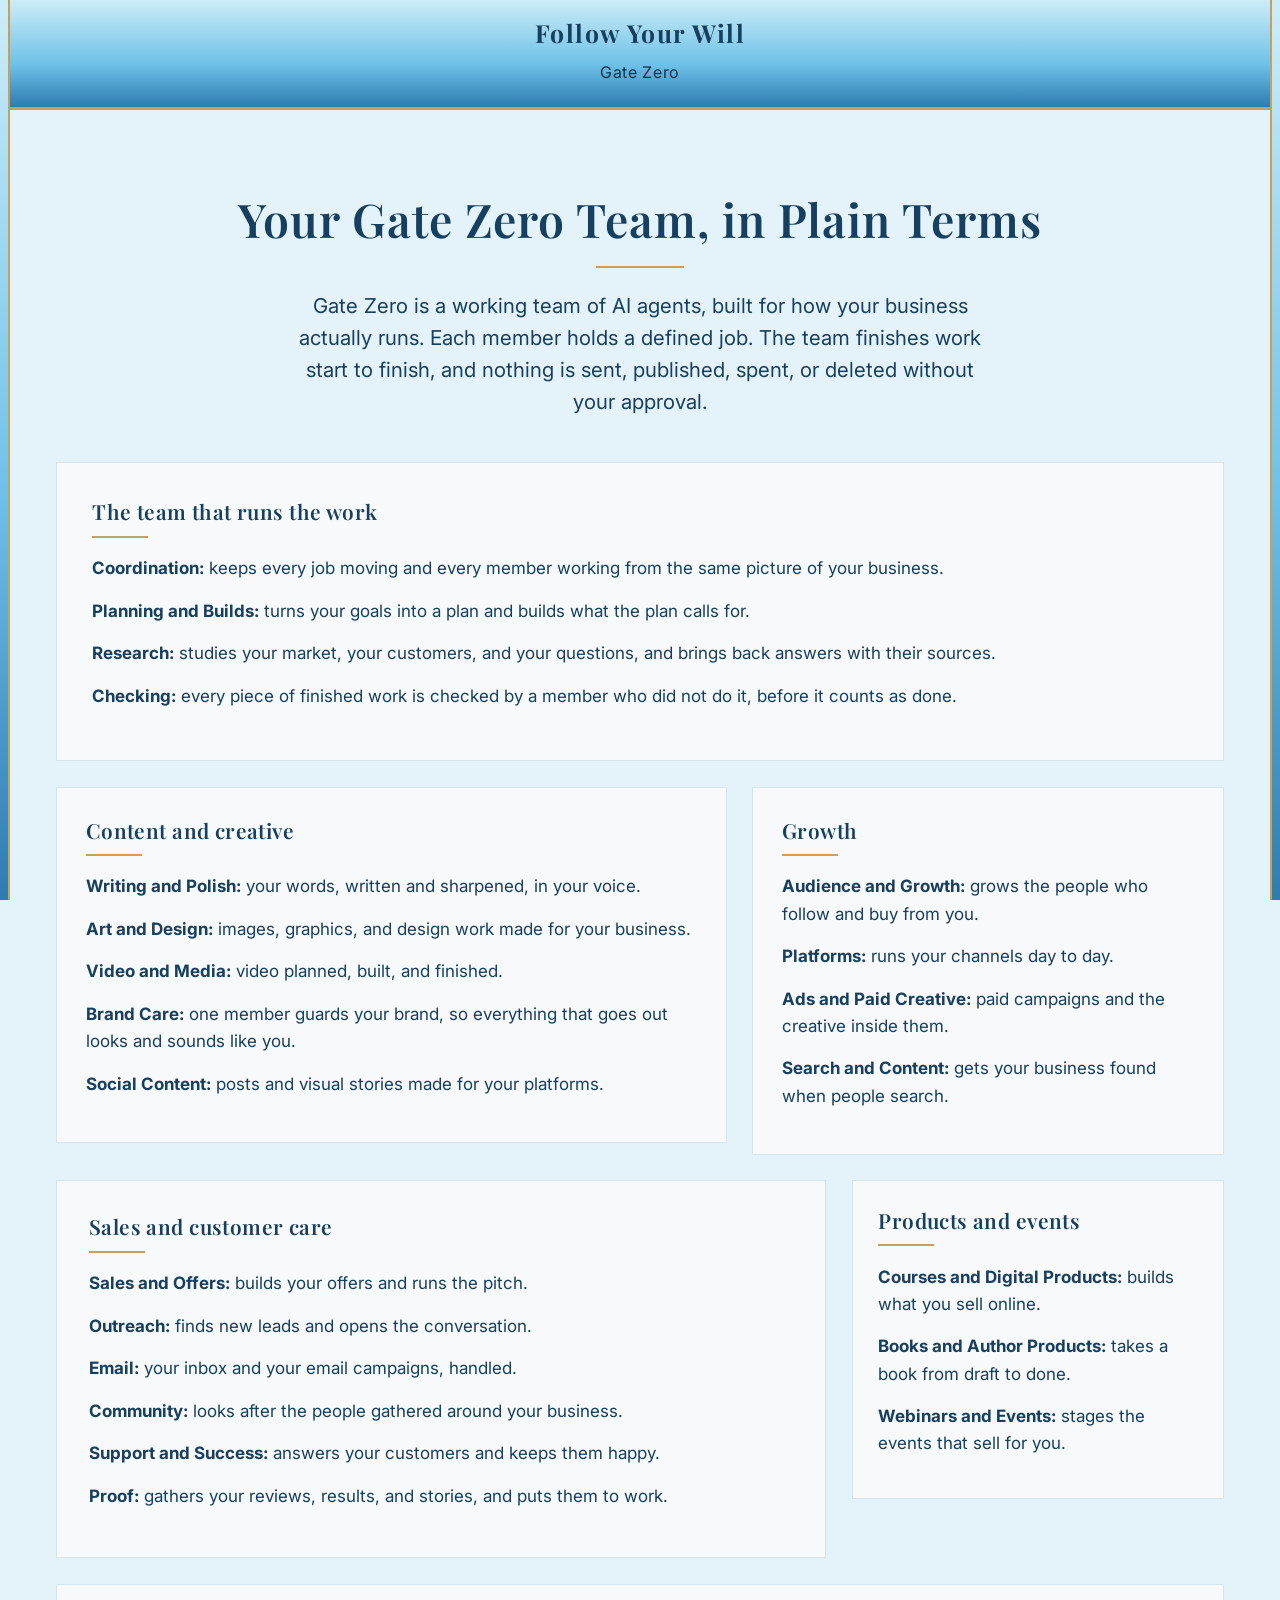
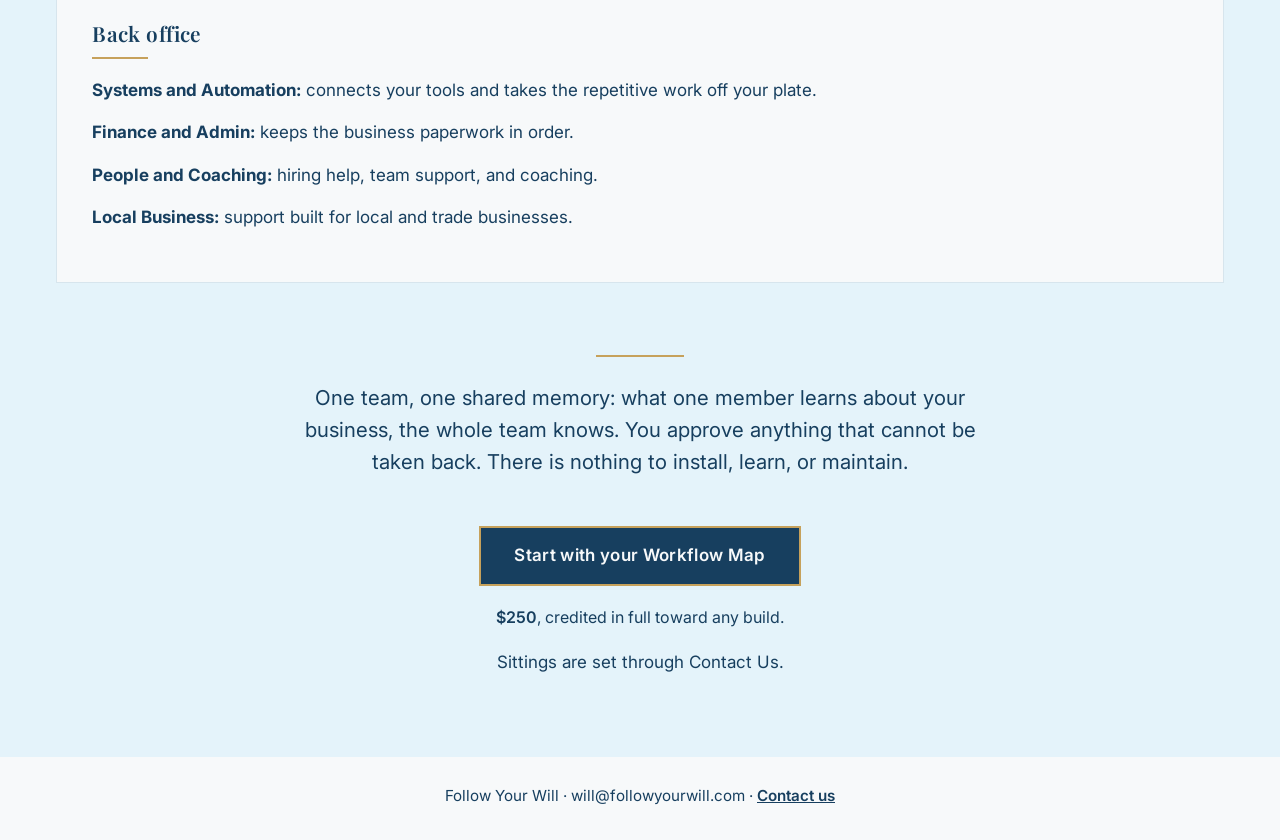
<file: team/index.html>
<!doctype html>
<html lang="en">
  <head>
    <meta charset="utf-8" />
    <meta name="viewport" content="width=device-width, initial-scale=1, viewport-fit=cover" />
    <meta name="color-scheme" content="light" />
    <meta name="description" content="Gate Zero is a working team of AI agents, built for how your business actually runs. Each member holds a defined job, and nothing is sent, published, spent, or deleted without your approval." />
    <title>Your Gate Zero Team</title>
    <link rel="preconnect" href="https://fonts.googleapis.com" />
    <link rel="preconnect" href="https://fonts.gstatic.com" crossorigin />
    <link href="https://fonts.googleapis.com/css2?family=Inter:wght@400;600;700&family=Playfair+Display:wght@500;600;700&display=swap" rel="stylesheet" />
    <style>
:root {
        --sky: #6EC1E8;
        --sky-highlight: #CDEDF8;
        --sky-deep: #2E7CB0;
        --sky-tint: #E4F3FA;
        --gold: #C6A15B;
        --gold-soft: #D9BE82;
        --ink: #173F5F;
        --ink-deep: #12314B;
        --ivory: #F7F9FA;
        --card: #FFFFFF;
        --line: #D7E5ED;
        --text-soft: #33566E;
      }
* { box-sizing: border-box; }
html { scroll-behavior: smooth; }
body {
        margin: 0;
        background: var(--ivory);
        color: var(--ink);
        font-family: "Inter", system-ui, sans-serif;
        font-size: 1.0625rem;
        line-height: 1.7;
        -webkit-font-smoothing: antialiased;
      }
h1, h2, h3 { font-family: "Playfair Display", serif; font-weight: 600; line-height: 1.25; margin: 0; }
p { margin: 0 0 1.15em; }
p:last-child { margin-bottom: 0; }
.wrap { max-width: 70rem; margin: 0 auto; padding: 0 1.5rem; }
/* ---------- The one action ---------- */
.cta {
        display: inline-block;
        min-height: 3rem;
        padding: 0.85rem 2.1rem;
        background: var(--ink);
        color: var(--ivory);
        border: 2px solid var(--gold);
        font-family: "Inter", sans-serif;
        font-size: 1.0625rem;
        font-weight: 600;
        letter-spacing: 0.02em;
        text-decoration: none;
        text-align: center;
      }
.cta:hover { background: var(--ink-deep); }
.cta:focus-visible { outline: 3px solid var(--ink); outline-offset: 3px; }
.cta.on-ink { background: var(--ivory); color: var(--ink); }
.cta.on-ink:hover { background: #FFFFFF; }
.cta { position: relative; }
.cta::after { content: ""; position: absolute; inset: -0.5rem; }
/* ---------- Sections ---------- */
section.work { padding: 5rem 0; }
/* Site foot */
.site-foot {
        text-align: center;
        font-size: 0.95rem;
        color: var(--ink);
        padding: 1.6rem 1.5rem 2rem;
      }
.site-foot a { color: var(--ink); font-weight: 600; }
/* Page edge rails, the site's theme furniture */
body::before, body::after {
        content: ""; position: fixed; top: 0; bottom: 0; width: 8px; z-index: 60; pointer-events: none;
        background: linear-gradient(180deg, var(--sky-highlight) 0%, var(--sky) 55%, var(--sky-deep) 100%);
      }
body::before { left: 0; border-right: 2px solid var(--gold); }
body::after { right: 0; border-left: 2px solid var(--gold); }
.masthead {
        background: linear-gradient(180deg, var(--sky-highlight) 0%, var(--sky) 60%, var(--sky-deep) 100%);
        border-bottom: 3px solid var(--gold);
        text-align: center;
        padding: 1.1rem 1.5rem 1.3rem;
      }
.masthead .brand { display: inline-flex; align-items: center; gap: 0.85rem; text-decoration: none; color: var(--ink); }
.masthead .brand-name { font-family: "Playfair Display", serif; font-weight: 700; font-size: 1.55rem; letter-spacing: 0.06em; line-height: 1.2; }
.masthead .house-line { margin: 0.5rem 0 0; font-size: 1rem; letter-spacing: 0.04em; color: var(--ink-deep); }
/* ---------- The team (roster) ---------- */
.team { background: var(--sky-tint); }
.team .wrap { max-width: 76rem; }
.team h1 { font-size: clamp(1.85rem, 4.6vw, 2.9rem); letter-spacing: 0.02em; text-align: center; }
.team .head-rule { width: 5.5rem; height: 2px; background: var(--gold); margin: 1.1rem auto 0; }
.team .team-intro { font-size: 1.28rem; line-height: 1.55; max-width: 44rem; margin: 1.4rem auto 0; text-align: center; }
.team-exit { text-align: center; margin-top: 3rem; }
.team-exit .pair-line { margin-top: 1.2rem; font-size: 1rem; line-height: 1.55; color: var(--ink); }
.team-exit .pair-figure { font-weight: 600; }
.team-grid { display: grid; grid-template-columns: 1fr; gap: 1.6rem; align-items: start; margin-top: 2.8rem; }
@media (min-width: 56rem) {
.team-grid { grid-template-columns: repeat(12, 1fr); }
.team-panel.s12 { grid-column: span 12; }
.team-panel.s7 { grid-column: span 7; }
.team-panel.s5 { grid-column: span 5; }
.team-panel.s8 { grid-column: span 8; }
.team-panel.s4 { grid-column: span 4; }
      }
.team-panel { background: var(--ivory); border: 1px solid var(--line); padding: 1.8rem; }
.team-panel.movement { padding: 2.2rem; }
.team-panel.heavy { padding: 2rem; }
.team-panel.light { padding: 1.6rem; }
.team-panel h3 { font-size: 1.3rem; letter-spacing: 0.02em; }
.team-panel .gold-rule { width: 3.5rem; height: 2px; background: var(--gold); margin: 0.7rem 0 1.1rem; }
.team-panel p { line-height: 1.6; margin-bottom: 0.9em; }
.team-close { text-align: center; margin-top: 4.5rem; }
.team-close .gold-rule { width: 5.5rem; height: 2px; background: var(--gold); margin: 0 auto 1.6rem; }
.team-close p { font-size: 1.28rem; line-height: 1.55; max-width: 44rem; margin: 0 auto; }
@media (max-width: 56rem) {
section.work { padding: 3.6rem 0; }
      }
@media (max-width: 640px) {
section.work { padding: 5rem 0; }
p { margin-bottom: 1.35em; }
      }
@media (prefers-reduced-motion: reduce) {
html { scroll-behavior: auto; }
      }
    </style>
    <meta property="og:title" content="Your Gate Zero Team" />
    <meta property="og:description" content="Gate Zero is a working team of AI agents, built for how your business actually runs. Each member holds a defined job, and nothing is sent, published, spent, or deleted without your approval." />
    <meta name="twitter:card" content="summary" />
    <link rel="canonical" href="https://followyourwill.com/team/" />
  </head>
  <body>
    <header class="masthead">
      <a class="brand" href="/">
        <span class="brand-name">Follow Your Will</span>
      </a>
      <p class="house-line">Gate Zero</p>
    </header>

    <main>
      <section class="work team" aria-labelledby="team-h">
        <div class="wrap">
          <h1 id="team-h">Your Gate Zero Team, in Plain Terms</h1>
          <div class="head-rule"></div>
          <p class="team-intro">Gate Zero is a working team of AI agents, built for how your business actually runs. Each member holds a defined job. The team finishes work start to finish, and nothing is sent, published, spent, or deleted without your approval.</p>
          <div class="team-grid">
            <article class="team-panel s12 movement">
              <h3>The team that runs the work</h3>
              <div class="gold-rule"></div>
              <p><strong>Coordination:</strong> keeps every job moving and every member working from the same picture of your business.</p>
              <p><strong>Planning and Builds:</strong> turns your goals into a plan and builds what the plan calls for.</p>
              <p><strong>Research:</strong> studies your market, your customers, and your questions, and brings back answers with their sources.</p>
              <p><strong>Checking:</strong> every piece of finished work is checked by a member who did not do it, before it counts as done.</p>
            </article>
            <article class="team-panel s7">
              <h3>Content and creative</h3>
              <div class="gold-rule"></div>
              <p><strong>Writing and Polish:</strong> your words, written and sharpened, in your voice.</p>
              <p><strong>Art and Design:</strong> images, graphics, and design work made for your business.</p>
              <p><strong>Video and Media:</strong> video planned, built, and finished.</p>
              <p><strong>Brand Care:</strong> one member guards your brand, so everything that goes out looks and sounds like you.</p>
              <p><strong>Social Content:</strong> posts and visual stories made for your platforms.</p>
            </article>
            <article class="team-panel s5">
              <h3>Growth</h3>
              <div class="gold-rule"></div>
              <p><strong>Audience and Growth:</strong> grows the people who follow and buy from you.</p>
              <p><strong>Platforms:</strong> runs your channels day to day.</p>
              <p><strong>Ads and Paid Creative:</strong> paid campaigns and the creative inside them.</p>
              <p><strong>Search and Content:</strong> gets your business found when people search.</p>
            </article>
            <article class="team-panel s8 heavy">
              <h3>Sales and customer care</h3>
              <div class="gold-rule"></div>
              <p><strong>Sales and Offers:</strong> builds your offers and runs the pitch.</p>
              <p><strong>Outreach:</strong> finds new leads and opens the conversation.</p>
              <p><strong>Email:</strong> your inbox and your email campaigns, handled.</p>
              <p><strong>Community:</strong> looks after the people gathered around your business.</p>
              <p><strong>Support and Success:</strong> answers your customers and keeps them happy.</p>
              <p><strong>Proof:</strong> gathers your reviews, results, and stories, and puts them to work.</p>
            </article>
            <article class="team-panel s4 light">
              <h3>Products and events</h3>
              <div class="gold-rule"></div>
              <p><strong>Courses and Digital Products:</strong> builds what you sell online.</p>
              <p><strong>Books and Author Products:</strong> takes a book from draft to done.</p>
              <p><strong>Webinars and Events:</strong> stages the events that sell for you.</p>
            </article>
            <article class="team-panel s12 movement">
              <h3>Back office</h3>
              <div class="gold-rule"></div>
              <p><strong>Systems and Automation:</strong> connects your tools and takes the repetitive work off your plate.</p>
              <p><strong>Finance and Admin:</strong> keeps the business paperwork in order.</p>
              <p><strong>People and Coaching:</strong> hiring help, team support, and coaching.</p>
              <p><strong>Local Business:</strong> support built for local and trade businesses.</p>
            </article>
          </div>
          <div class="team-close">
            <div class="gold-rule"></div>
            <p>One team, one shared memory: what one member learns about your business, the whole team knows. You approve anything that cannot be taken back. There is nothing to install, learn, or maintain.</p>
          </div>
          <div class="team-exit">
            <a class="cta" href="/contact/">Start with your Workflow Map</a>
            <p class="pair-line"><span class="pair-figure">$250</span>, credited in full toward any build.</p>
            <p>Sittings are set through Contact Us.</p>
          </div>
        </div>
      </section>
    </main>

    <footer class="site-foot">
      Follow Your Will · will@followyourwill.com · <a href="/contact/">Contact us</a>
    </footer>
  </body>
</html>
</file>
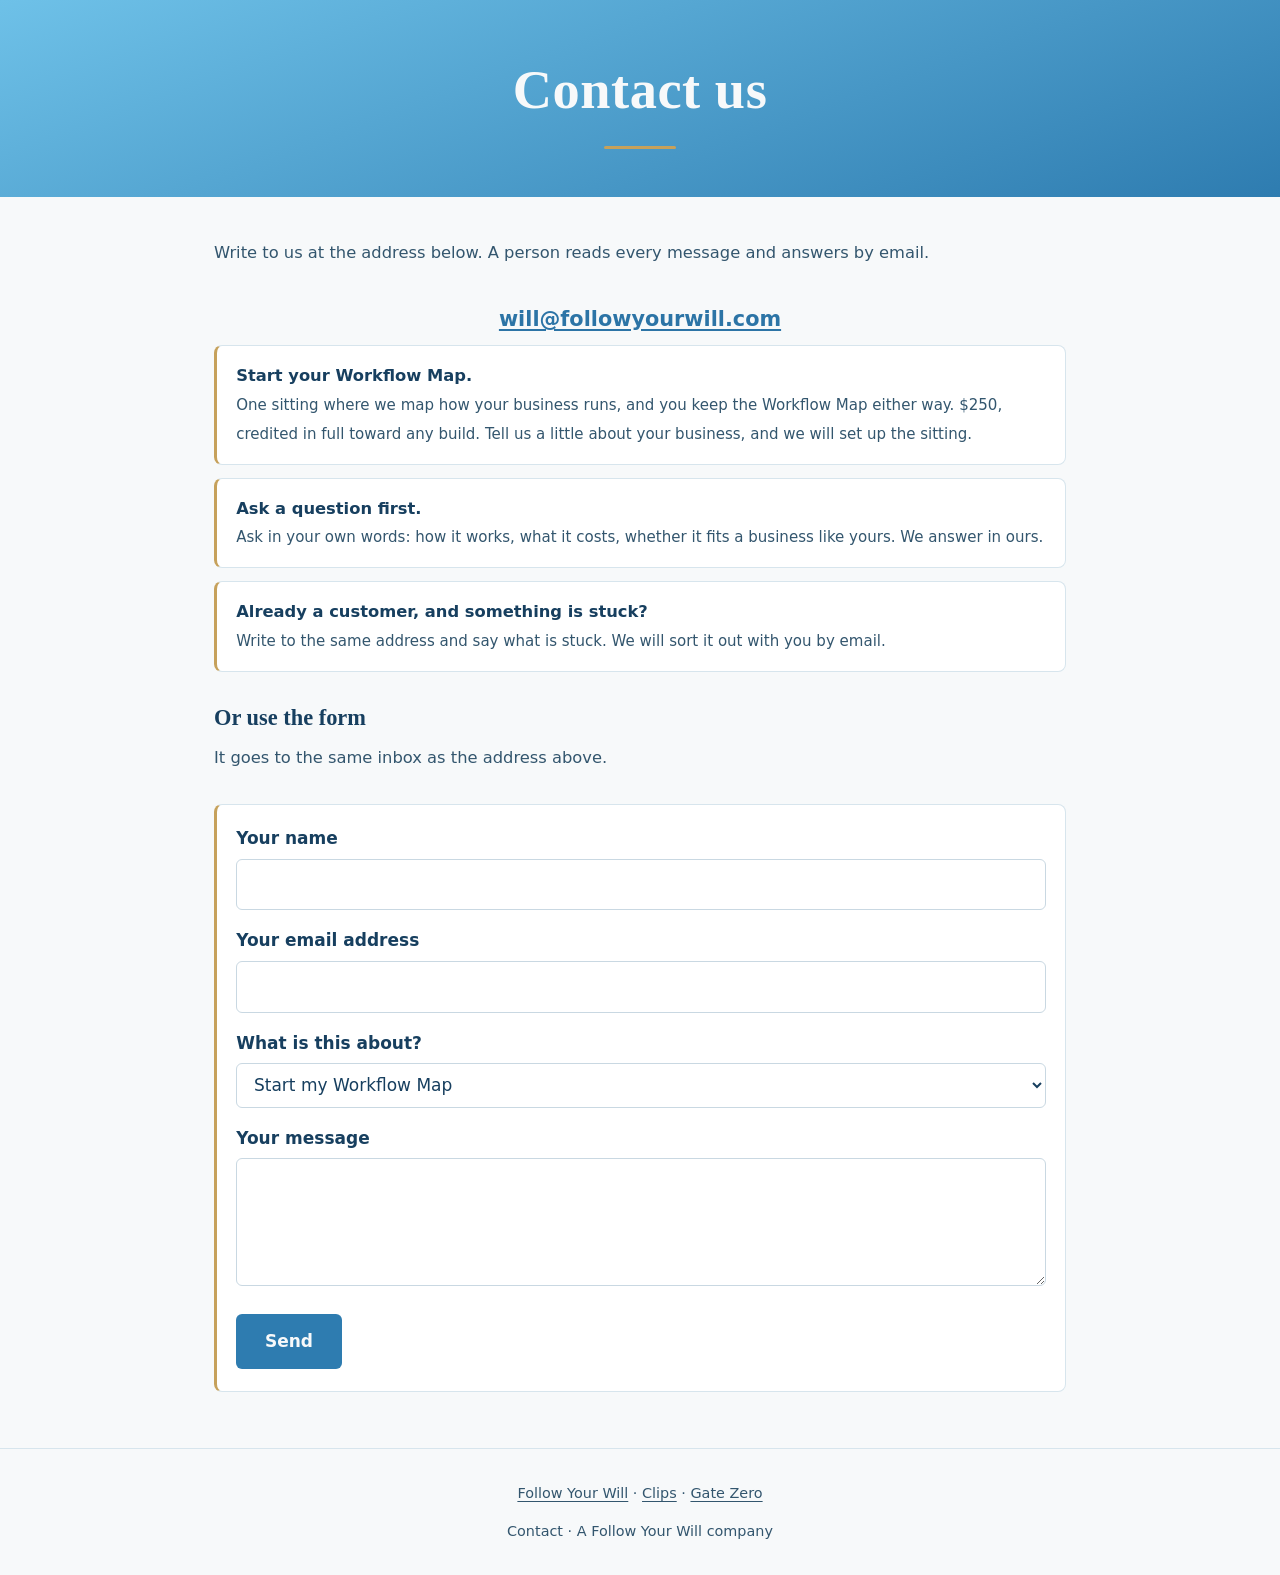
<file: preview/checkout/index.html>
<!DOCTYPE html>
<html lang="en">
<head>
<meta charset="utf-8">
<meta name="viewport" content="width=device-width, initial-scale=1">
<meta http-equiv="refresh" content="0; url=/contact/">
<title>Contact us</title>
</head>
<body>
<p>This page has moved. <a href="/contact/">Contact us</a> and we will take it from there.</p>
</body>
</html>
</file>
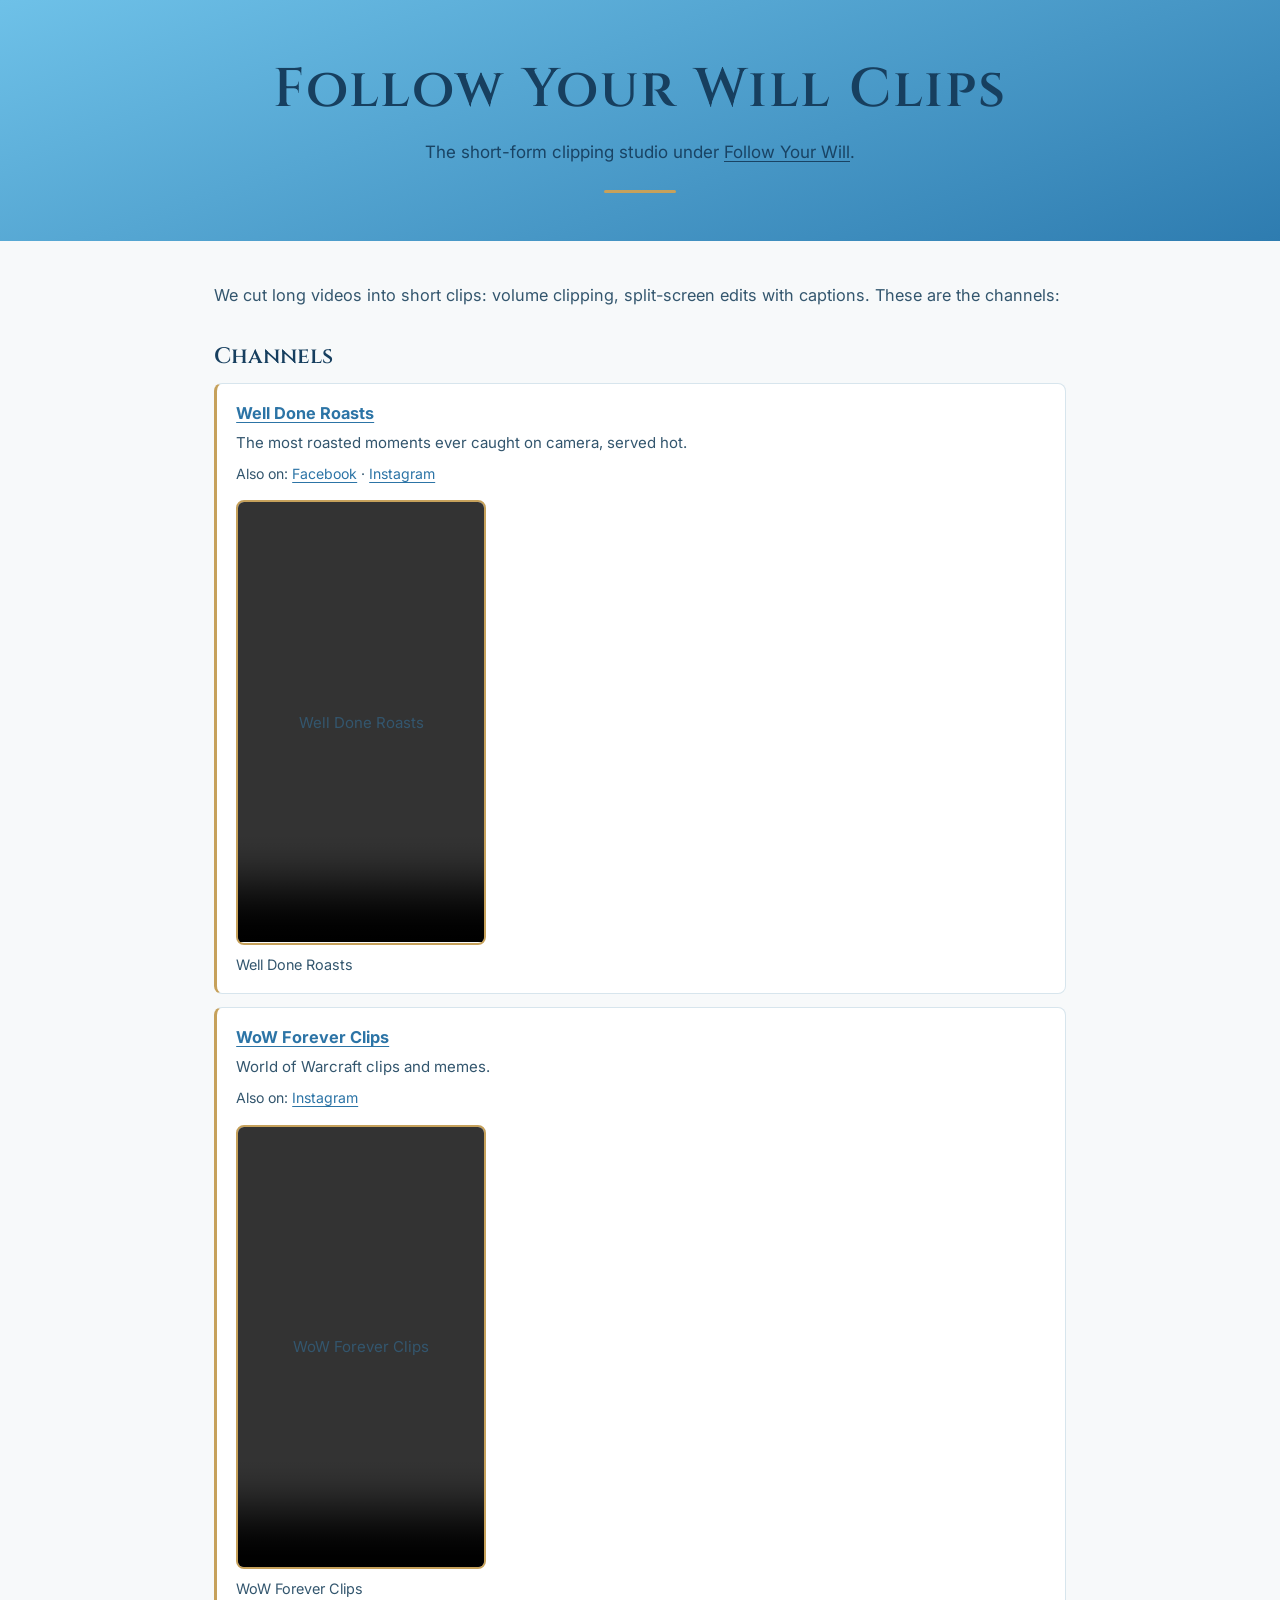
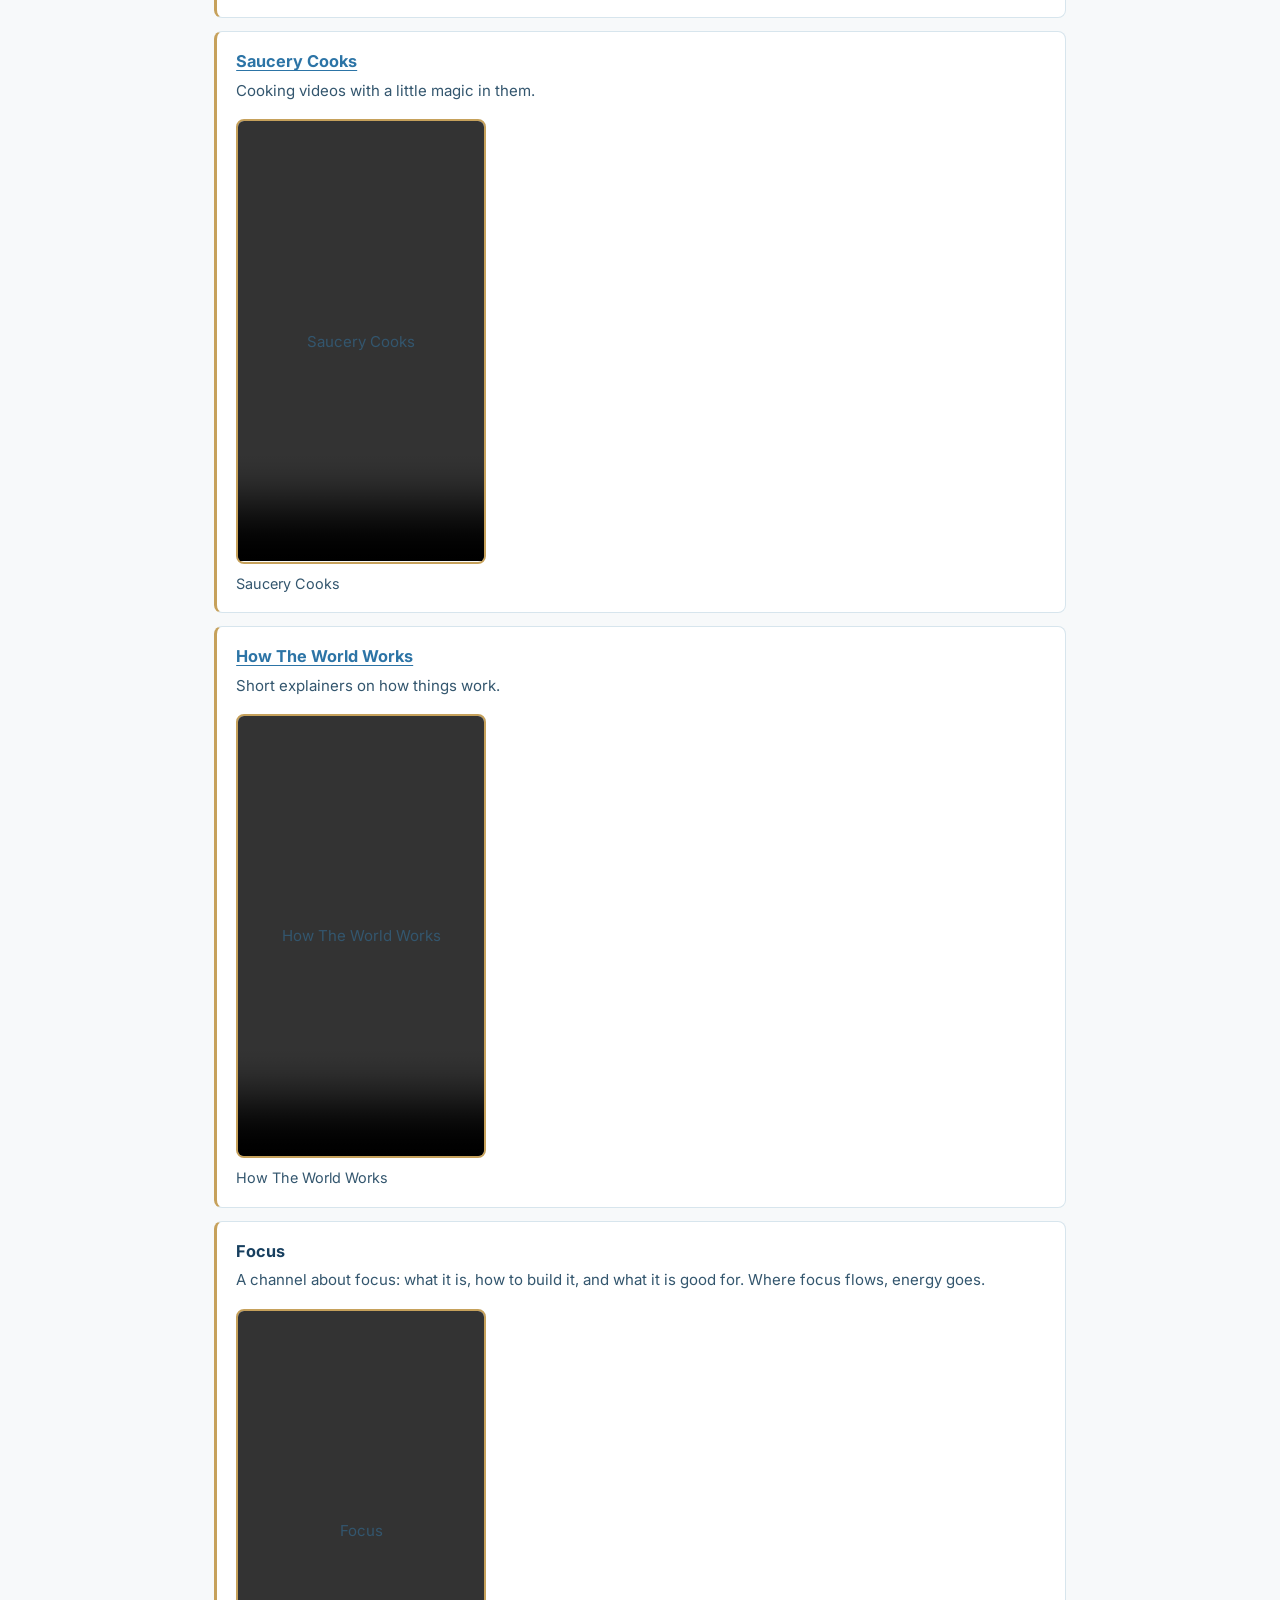
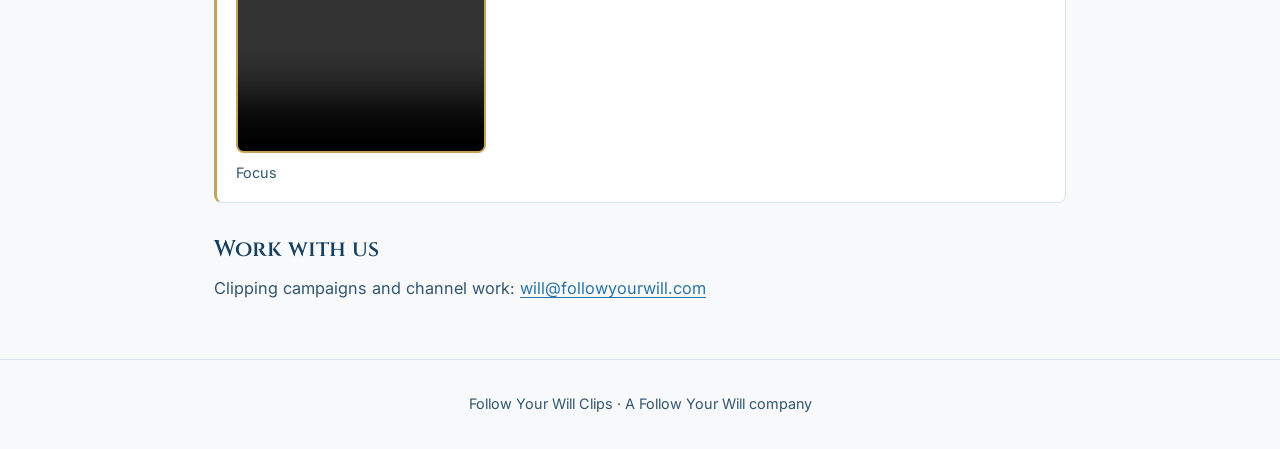
<file: preview/clips-new/index.html>
<!DOCTYPE html>
<html lang="en">
<head>
<meta charset="UTF-8">
<meta name="viewport" content="width=device-width, initial-scale=1.0">
<title>Follow Your Will Clips: Short-form Clipping Studio</title>
<meta name="description" content="Follow Your Will Clips is the short-form clipping studio under Follow Your Will: clipping channels, campaigns, and short edits in volume.">
<link rel="canonical" href="https://followyourwill.com/clips/">
<meta name="robots" content="noindex">
<link rel="icon" type="image/jpeg" href="/profile-picture.jpg">
<link rel="preconnect" href="https://fonts.googleapis.com">
<link rel="preconnect" href="https://fonts.gstatic.com" crossorigin>
<link href="https://fonts.googleapis.com/css2?family=Cinzel:wght@600;700&family=Inter:wght@400;600;700&display=swap" rel="stylesheet">
<style>
  :root{--sky:#6EC1E8;--sky-deep:#2E7CB0;--link:#2C74A6;--ink:#173F5F;--ivory:#F7F9FA;--gold:#C6A15B;--text-soft:#33566E;--line:#D7E5ED}
  *{margin:0;padding:0;box-sizing:border-box}
  body{font-family:'Inter',system-ui,sans-serif;background:var(--ivory);color:var(--ink);font-size:1.0625rem;line-height:1.7}
  header{background:linear-gradient(160deg,var(--sky) 0%,var(--sky-deep) 100%);color:var(--ivory);padding:3.5rem 1.5rem 3rem;text-align:center}
  header h1{font-family:'Cinzel',serif;font-size:clamp(2rem,5.6vw,3.4rem);font-weight:600;line-height:1.25;letter-spacing:.04em;color:var(--ink)}
  header p{max-width:620px;margin:.9rem auto 0;opacity:.95;color:var(--ink)}
  .rule{width:72px;height:3px;background:var(--gold);margin:1.4rem auto 0;border-radius:2px}
  main{max-width:900px;margin:0 auto;padding:2.6rem 1.5rem 3.5rem}
  h2{font-family:'Cinzel',serif;font-size:1.4rem;font-weight:600;line-height:1.25;margin:2rem 0 .8rem}
  ul.channels{list-style:none}
  ul.channels li{background:#fff;border:1px solid var(--line);border-left:3px solid var(--gold);border-radius:8px;padding:1rem 1.2rem;margin-bottom:.8rem}
  ul.channels strong{display:block;font-size:1.02rem}
  ul.channels span{color:var(--text-soft);font-size:.94rem}
  ul.channels .socials{display:block;font-size:.88rem;margin-top:.35rem}
  p.lede{color:var(--text-soft);font-size:1.02rem}
  a{color:var(--link)}
  footer{border-top:1px solid var(--line);padding:2rem 1.5rem;text-align:center;color:var(--text-soft);font-size:.9rem}
  a{display:inline-block;padding:.6rem .5rem;margin:-.6rem -.5rem}
  a{text-decoration:underline;text-underline-offset:3px}
  .vslot{margin-top:.9rem}
  .vslot-frame{position:relative;border:2px solid var(--gold);border-radius:8px;background:var(--ivory);overflow:hidden}
  .vslot-9x16 .vslot-frame{width:min(250px,72vw);aspect-ratio:9/16}
  .vslot-16x9 .vslot-frame{width:100%;aspect-ratio:16/9}
  .vslot video{position:absolute;inset:0;width:100%;height:100%;display:block;background:transparent}
  .vslot-label{position:absolute;inset:0;display:flex;align-items:center;justify-content:center;text-align:center;padding:1rem;color:var(--text-soft);font-size:.95rem;pointer-events:none}
  .vslot figcaption{margin-top:.5rem;font-size:.9rem;color:var(--text-soft)}
  .vslot-intro:empty,.vslot-content:empty,.vslot-outro:empty{display:none}
</style>
</head>
<body>
<header>
  <h1>Follow Your Will Clips</h1>
  <p>The short-form clipping studio under <a href="/" style="color:var(--ink);text-decoration:underline">Follow Your Will</a>.</p>
  <div class="rule"></div>
</header>
<main>
  <p class="lede">We cut long videos into short clips: volume clipping, split-screen edits with captions. These are the channels:</p>
  <h2>Channels</h2>
  <ul class="channels">
    <li><strong><a href="https://www.youtube.com/@WellDoneRoasts">Well Done Roasts</a></strong><span>The most roasted moments ever caught on camera, served hot.</span><span class="socials">Also on: <a href="https://www.facebook.com/profile.php?id=61596313334225">Facebook</a> · <a href="https://www.instagram.com/welldonedebates">Instagram</a></span>
    <figure class="vslot vslot-9x16" data-slot="clips-well-done-roasts-9x16">
      <!-- Search layer: a query-shaped H2 lands directly above this slot with the placed film, worded by Thoth. -->
      <div class="vslot-frame">
        <video controls playsinline preload="metadata" aria-label="Well Done Roasts video slot">
          <track kind="captions" srclang="en" label="English">
        </video>
        <span class="vslot-label">Well Done Roasts</span>
      </div>
      <figcaption class="vslot-caption">Well Done Roasts</figcaption>
    </figure>
    <!-- Intro block: reserved; copy lands with the placed film. -->
    <div class="vslot-intro" data-block="intro" data-state="waiting"></div>
    <!-- Content block: fills only from the placed film's actual transcript. -->
    <div class="vslot-content" data-block="transcript" data-state="waiting"></div>
    <!-- Outro block: reserved; copy lands with the placed film. -->
    <div class="vslot-outro" data-block="outro" data-state="waiting"></div>
  </li>
    <li><strong><a href="https://www.youtube.com/@WoWForeverAndEver">WoW Forever Clips</a></strong><span>World of Warcraft clips and memes.</span><span class="socials">Also on: <a href="https://www.instagram.com/wowforeverclipsfyb">Instagram</a></span>
    <figure class="vslot vslot-9x16" data-slot="clips-wow-forever-clips-9x16">
      <!-- Search layer: a query-shaped H2 lands directly above this slot with the placed film, worded by Thoth. -->
      <div class="vslot-frame">
        <video controls playsinline preload="metadata" aria-label="WoW Forever Clips video slot">
          <track kind="captions" srclang="en" label="English">
        </video>
        <span class="vslot-label">WoW Forever Clips</span>
      </div>
      <figcaption class="vslot-caption">WoW Forever Clips</figcaption>
    </figure>
    <!-- Intro block: reserved; copy lands with the placed film. -->
    <div class="vslot-intro" data-block="intro" data-state="waiting"></div>
    <!-- Content block: fills only from the placed film's actual transcript. -->
    <div class="vslot-content" data-block="transcript" data-state="waiting"></div>
    <!-- Outro block: reserved; copy lands with the placed film. -->
    <div class="vslot-outro" data-block="outro" data-state="waiting"></div>
  </li>
    <li><strong><a href="https://www.youtube.com/@SauceryCooksFYB">Saucery Cooks</a></strong><span>Cooking videos with a little magic in them.</span>
    <figure class="vslot vslot-9x16" data-slot="clips-saucery-cooks-9x16">
      <!-- Search layer: a query-shaped H2 lands directly above this slot with the placed film, worded by Thoth. -->
      <div class="vslot-frame">
        <video controls playsinline preload="metadata" aria-label="Saucery Cooks video slot">
          <track kind="captions" srclang="en" label="English">
        </video>
        <span class="vslot-label">Saucery Cooks</span>
      </div>
      <figcaption class="vslot-caption">Saucery Cooks</figcaption>
    </figure>
    <!-- Intro block: reserved; copy lands with the placed film. -->
    <div class="vslot-intro" data-block="intro" data-state="waiting"></div>
    <!-- Content block: fills only from the placed film's actual transcript. -->
    <div class="vslot-content" data-block="transcript" data-state="waiting"></div>
    <!-- Outro block: reserved; copy lands with the placed film. -->
    <div class="vslot-outro" data-block="outro" data-state="waiting"></div>
  </li>
    <li><strong><a href="https://www.youtube.com/@HowTheWorldWorks-d9l">How The World Works</a></strong><span>Short explainers on how things work.</span>
    <figure class="vslot vslot-9x16" data-slot="clips-how-the-world-works-9x16">
      <!-- Search layer: a query-shaped H2 lands directly above this slot with the placed film, worded by Thoth. -->
      <div class="vslot-frame">
        <video controls playsinline preload="metadata" aria-label="How The World Works video slot">
          <track kind="captions" srclang="en" label="English">
        </video>
        <span class="vslot-label">How The World Works</span>
      </div>
      <figcaption class="vslot-caption">How The World Works</figcaption>
    </figure>
    <!-- Intro block: reserved; copy lands with the placed film. -->
    <div class="vslot-intro" data-block="intro" data-state="waiting"></div>
    <!-- Content block: fills only from the placed film's actual transcript. -->
    <div class="vslot-content" data-block="transcript" data-state="waiting"></div>
    <!-- Outro block: reserved; copy lands with the placed film. -->
    <div class="vslot-outro" data-block="outro" data-state="waiting"></div>
  </li>
    <li><strong>Focus</strong><span>A channel about focus: what it is, how to build it, and what it is good for. Where focus flows, energy goes.</span>
    <figure class="vslot vslot-9x16" data-slot="clips-focus-9x16">
      <!-- Search layer: a query-shaped H2 lands directly above this slot with the placed film, worded by Thoth. -->
      <div class="vslot-frame">
        <video controls playsinline preload="metadata" aria-label="Focus video slot">
          <track kind="captions" srclang="en" label="English">
        </video>
        <span class="vslot-label">Focus</span>
      </div>
      <figcaption class="vslot-caption">Focus</figcaption>
    </figure>
    <!-- Intro block: reserved; copy lands with the placed film. -->
    <div class="vslot-intro" data-block="intro" data-state="waiting"></div>
    <!-- Content block: fills only from the placed film's actual transcript. -->
    <div class="vslot-content" data-block="transcript" data-state="waiting"></div>
    <!-- Outro block: reserved; copy lands with the placed film. -->
    <div class="vslot-outro" data-block="outro" data-state="waiting"></div>
  </li>
  </ul>
  <h2>Work with us</h2>
  <p class="lede">Clipping campaigns and channel work: <a href="/contact/">will@followyourwill.com</a></p>
</main>
<footer>
  Follow Your Will Clips · A Follow Your Will company
</footer>
</body>
</html>
</file>
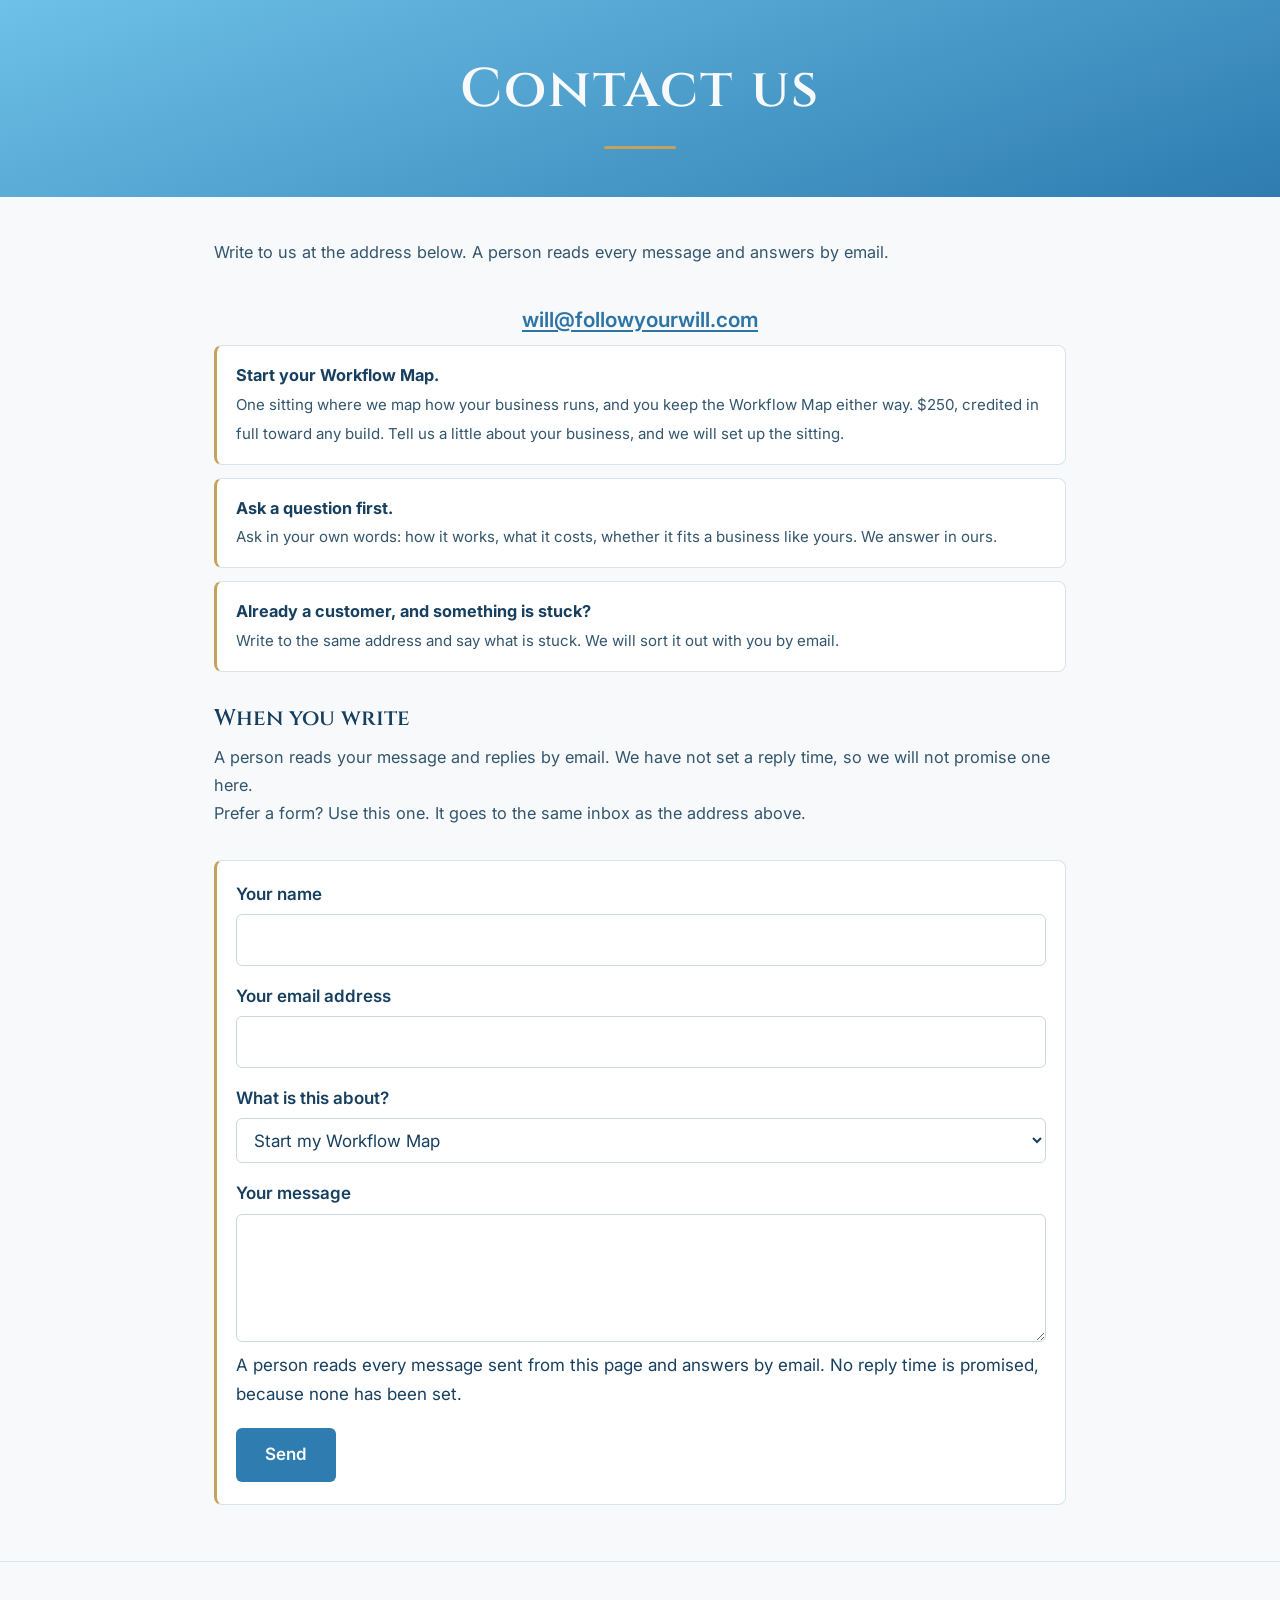
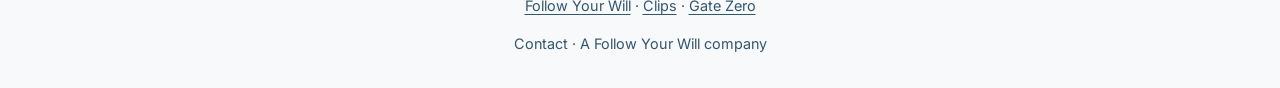
<file: preview/contact/index.html>
<!DOCTYPE html>
<html lang="en">
<head>
<meta charset="UTF-8">
<meta name="viewport" content="width=device-width, initial-scale=1.0">
<meta name="robots" content="noindex">
<title>Contact us</title>
<meta name="description" content="Write to will@followyourwill.com to start your Workflow Map, ask a question, or get unstuck. A person reads every message and replies by email.">
<meta property="og:title" content="Contact us">
<meta property="og:type" content="website">
<meta property="og:url" content="https://followyourwill.com/contact/">
<meta property="og:description" content="Write to will@followyourwill.com to start your Workflow Map, ask a question, or get unstuck. A person reads every message and replies by email.">
<link rel="canonical" href="https://followyourwill.com/contact/">
<link rel="icon" type="image/jpeg" href="/profile-picture.jpg">
<link rel="preconnect" href="https://fonts.googleapis.com">
<link rel="preconnect" href="https://fonts.gstatic.com" crossorigin>
<link href="https://fonts.googleapis.com/css2?family=Cinzel:wght@600;700&family=Inter:wght@400;600;700&display=swap" rel="stylesheet">
<style>
  :root{--sky:#6EC1E8;--sky-deep:#2E7CB0;--link:#2C74A6;--ink:#173F5F;--ink-deep:#12314B;--ivory:#F7F9FA;--gold:#C6A15B;--text-soft:#33566E;--line:#D7E5ED}
  *{margin:0;padding:0;box-sizing:border-box}
  body{font-family:'Inter',system-ui,sans-serif;background:var(--ivory);color:var(--ink);font-size:1.0625rem;line-height:1.7}
  header{background:linear-gradient(160deg,var(--sky) 0%,var(--sky-deep) 100%);color:var(--ivory);padding:3.5rem 1.5rem 3rem;text-align:center}
  header h1{font-family:'Cinzel',serif;font-size:clamp(2rem,5.6vw,3.4rem);font-weight:600;line-height:1.25;letter-spacing:.04em}
  header p{max-width:620px;margin:.9rem auto 0;opacity:.95}
  .rule{width:72px;height:3px;background:var(--gold);margin:1.4rem auto 0;border-radius:2px}
  main{max-width:900px;margin:0 auto;padding:2.6rem 1.5rem 3.5rem}
  h2{font-family:'Cinzel',serif;font-size:1.4rem;font-weight:600;line-height:1.25;margin:2rem 0 .8rem}
  ul.reasons{list-style:none}
  ul.reasons li{background:#fff;border:1px solid var(--line);border-left:3px solid var(--gold);border-radius:8px;padding:1rem 1.2rem;margin-bottom:.8rem}
  ul.reasons strong{display:block;font-size:1.02rem}
  ul.reasons span{color:var(--text-soft);font-size:.94rem}
  p.lede{color:var(--text-soft);font-size:1.02rem}
  .address{text-align:center;font-size:1.3rem;font-weight:600;margin:2.2rem 0 .5rem}
  a{color:var(--link)}
  footer{border-top:1px solid var(--line);padding:2rem 1.5rem;text-align:center;color:var(--text-soft);font-size:.9rem}
  .house-links{margin-bottom:.8rem}
  .house-links a{color:inherit}
  a{display:inline-block;padding:.6rem .5rem;margin:-.6rem -.5rem}
  a{text-decoration:underline;text-underline-offset:3px}
  form.contact{background:#fff;border:1px solid var(--line);border-left:3px solid var(--gold);border-radius:8px;padding:1.2rem 1.2rem 1.4rem;margin:2rem 0 0}
  form.contact label{display:block;font-weight:600;margin:1rem 0 .35rem}
  form.contact label:first-of-type{margin-top:0}
  form.contact input,form.contact select,form.contact textarea{width:100%;font:inherit;color:var(--ink);background:#fff;border:1px solid #C9D8E2;border-radius:6px;padding:.65rem .8rem}
  form.contact textarea{min-height:8rem;resize:vertical}
  form.contact input:focus,form.contact select:focus,form.contact textarea:focus{outline:2px solid var(--sky-deep);outline-offset:1px;border-color:var(--sky-deep)}
  form.contact button{font:inherit;font-weight:600;background:var(--sky-deep);color:var(--ivory);border:none;border-radius:6px;padding:.8rem 1.8rem;min-height:48px;margin-top:1.2rem;cursor:pointer}
  form.contact button:hover{background:var(--ink)}
  form.contact button:disabled{background:var(--sky-deep);cursor:default}
  .form-error{color:var(--text-soft);font-weight:600;margin-top:1rem}
  #form-ack{background:#fff;border:1px solid var(--line);border-left:3px solid var(--gold);border-radius:8px;padding:1.2rem;margin:2rem 0 0}
.cta {
        display: inline-block;
        min-height: 3rem;
        padding: 0.85rem 2.1rem;
        background: var(--ink);
        color: var(--ivory);
        border: 2px solid var(--gold);
        font-family: "Inter", sans-serif;
        font-size: 1.0625rem;
        font-weight: 600;
        letter-spacing: 0.02em;
        text-decoration: none;
        text-align: center;
      }
.cta:hover { background: var(--ink-deep); }
.cta.on-ink { background: var(--ivory); color: var(--ink); }
</style>
</head>
<body>
<header>
  <h1>Contact us</h1>
  <div class="rule"></div>
</header>
<main>
  <p class="lede">Write to us at the address below. A person reads every message and answers by email.</p>
  <p class="address"><a href="mailto:will@followyourwill.com">will@followyourwill.com</a></p>
  <ul class="reasons">
    <li><strong>Start your Workflow Map.</strong><span>One sitting where we map how your business runs, and you keep the Workflow Map either way. $250, credited in full toward any build. Tell us a little about your business, and we will set up the sitting.</span></li>
    <li><strong>Ask a question first.</strong><span>Ask in your own words: how it works, what it costs, whether it fits a business like yours. We answer in ours.</span></li>
    <li><strong>Already a customer, and something is stuck?</strong><span>Write to the same address and say what is stuck. We will sort it out with you by email.</span></li>
  </ul>
  <h2>When you write</h2>
  <p class="lede">A person reads your message and replies by email. We have not set a reply time, so we will not promise one here.</p>
  <p class="lede">Prefer a form? Use this one. It goes to the same inbox as the address above.</p>
  <form class="contact" id="contact-form" action="https://formsubmit.co/will@followyourwill.com" method="POST">
    <input type="hidden" name="_next" value="https://followyourwill.com/contact/">
    <input type="hidden" name="_subject" value="Website contact form">
    <label for="cf-name">Your name</label>
    <input type="text" id="cf-name" name="name" required>
    <label for="cf-email">Your email address</label>
    <input type="email" id="cf-email" name="email" required>
    <label for="cf-about">What is this about?</label>
    <select id="cf-about" name="about" required>
      <option value="Start my Workflow Map">Start my Workflow Map</option>
      <option value="A question">A question</option>
      <option value="I am a customer and something is stuck">I am a customer and something is stuck</option>
    </select>
    <label for="cf-message">Your message</label>
    <textarea id="cf-message" name="message" required></textarea>
    <p>A person reads every message sent from this page and answers by email. No reply time is promised, because none has been set.</p>
    <button type="submit">Send</button>
    <p class="form-error" id="form-error" hidden>Your message did not send. Please email will@followyourwill.com instead.</p>
  </form>
  <div id="form-ack" hidden>
    <p>Got it. Your message is with us, and a person will read it and reply to your email address.</p>
    <p>If you wrote about starting, the reply sets your Workflow Map sitting.</p>
    <p>One sitting where we map how your business runs, and you keep the Workflow Map either way. $250, credited in full toward any build.</p>
    <div id="ack-pair" style="margin-top:2.2rem">
      <a class="cta" href="/preview/checkout/">Start with your Workflow Map</a>
      <p style="margin-top:1.2rem">$250 — credited in full toward any build.</p>
    </div>
  </div>
</main>
<footer>
  <nav class="house-links"><a href="/">Follow Your Will</a> · <a href="/clips/">Clips</a> · <a href="/gate-zero/">Gate Zero</a></nav>
  Contact · A Follow Your Will company
</footer>
<script>
(function(){
  var form = document.getElementById('contact-form');
  var btn = form.querySelector('button[type="submit"]');
  var btnLabel = btn.textContent;
  form.addEventListener('submit', function(e){
    e.preventDefault();
    if (form.dataset.sending) { return; }
    form.dataset.sending = '1';
    btn.disabled = true;
    btn.textContent = 'Sending...';
    var data = {
      name: form.elements['name'].value,
      email: form.elements['email'].value,
      about: form.elements['about'].value,
      message: form.elements['message'].value,
      _subject: 'Website contact form'
    };
    fetch('https://formsubmit.co/ajax/will@followyourwill.com', {
      method: 'POST',
      headers: {'Content-Type': 'application/json', 'Accept': 'application/json'},
      body: JSON.stringify(data)
    }).then(function(r){
      if (!r.ok) { throw new Error('send failed'); }
      return r.json();
    }).then(function(j){
      if (!j || !(j.success === true || j.success === 'true')) { throw new Error('send not confirmed'); }
      form.hidden = true;
      document.getElementById('form-ack').hidden = false;
      if (data.about === 'Start my Workflow Map') { document.getElementById('ack-pair').hidden = true; }
    }).catch(function(){
      delete form.dataset.sending;
      btn.disabled = false;
      btn.textContent = btnLabel;
      document.getElementById('form-error').hidden = false;
    });
  });
})();
</script>
</body>
</html>
</file>
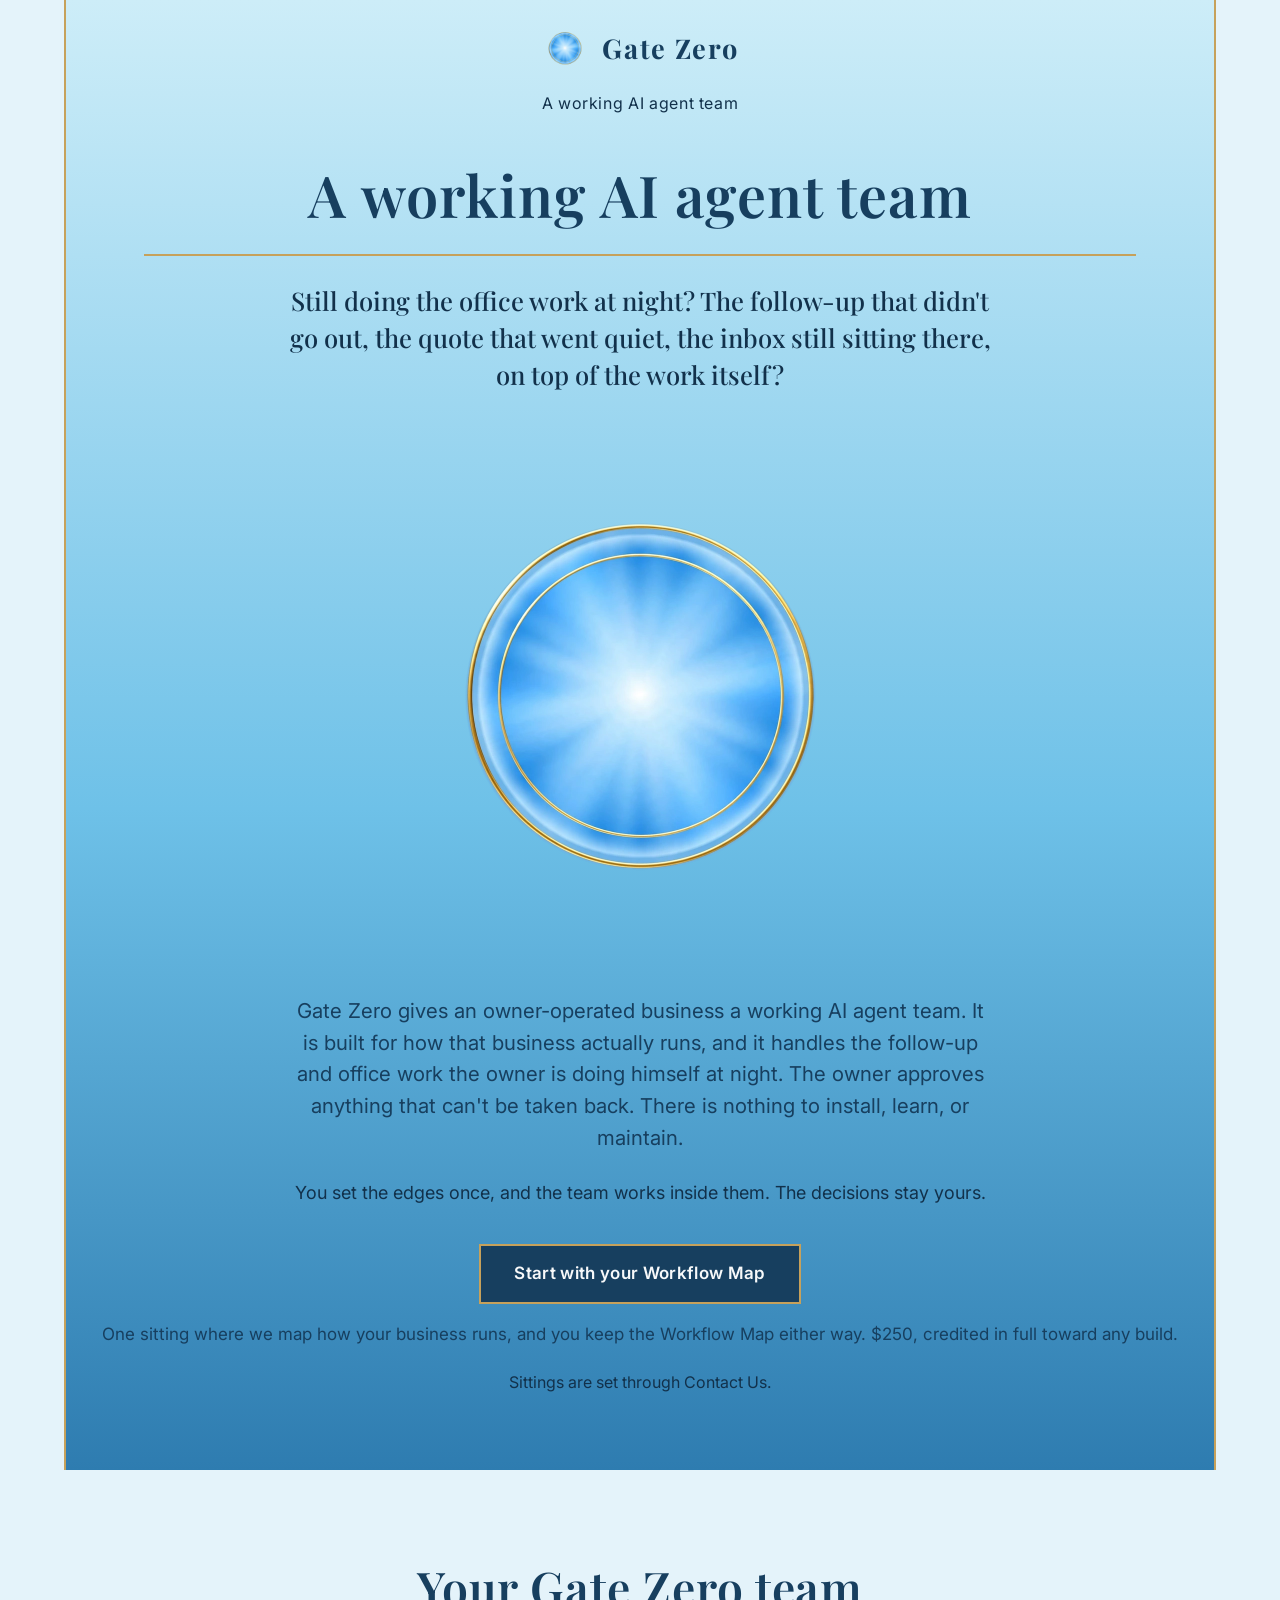
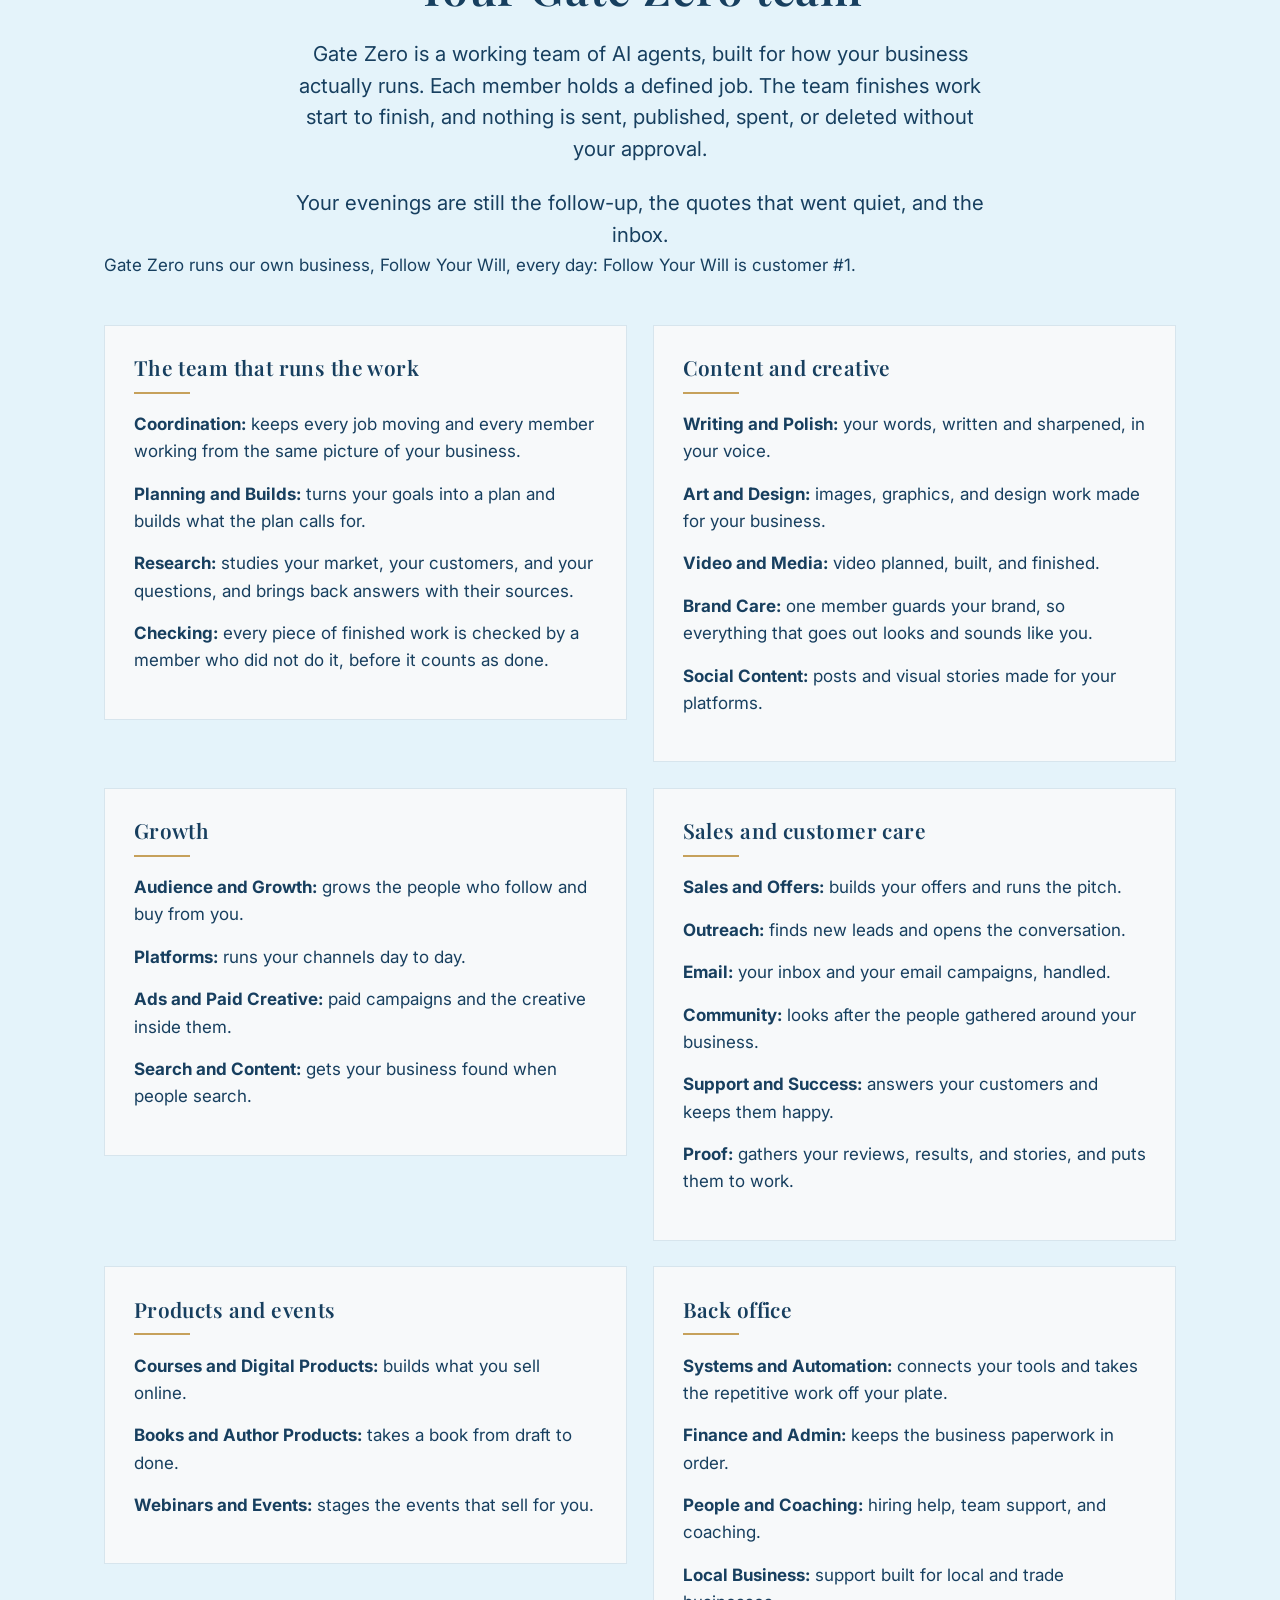
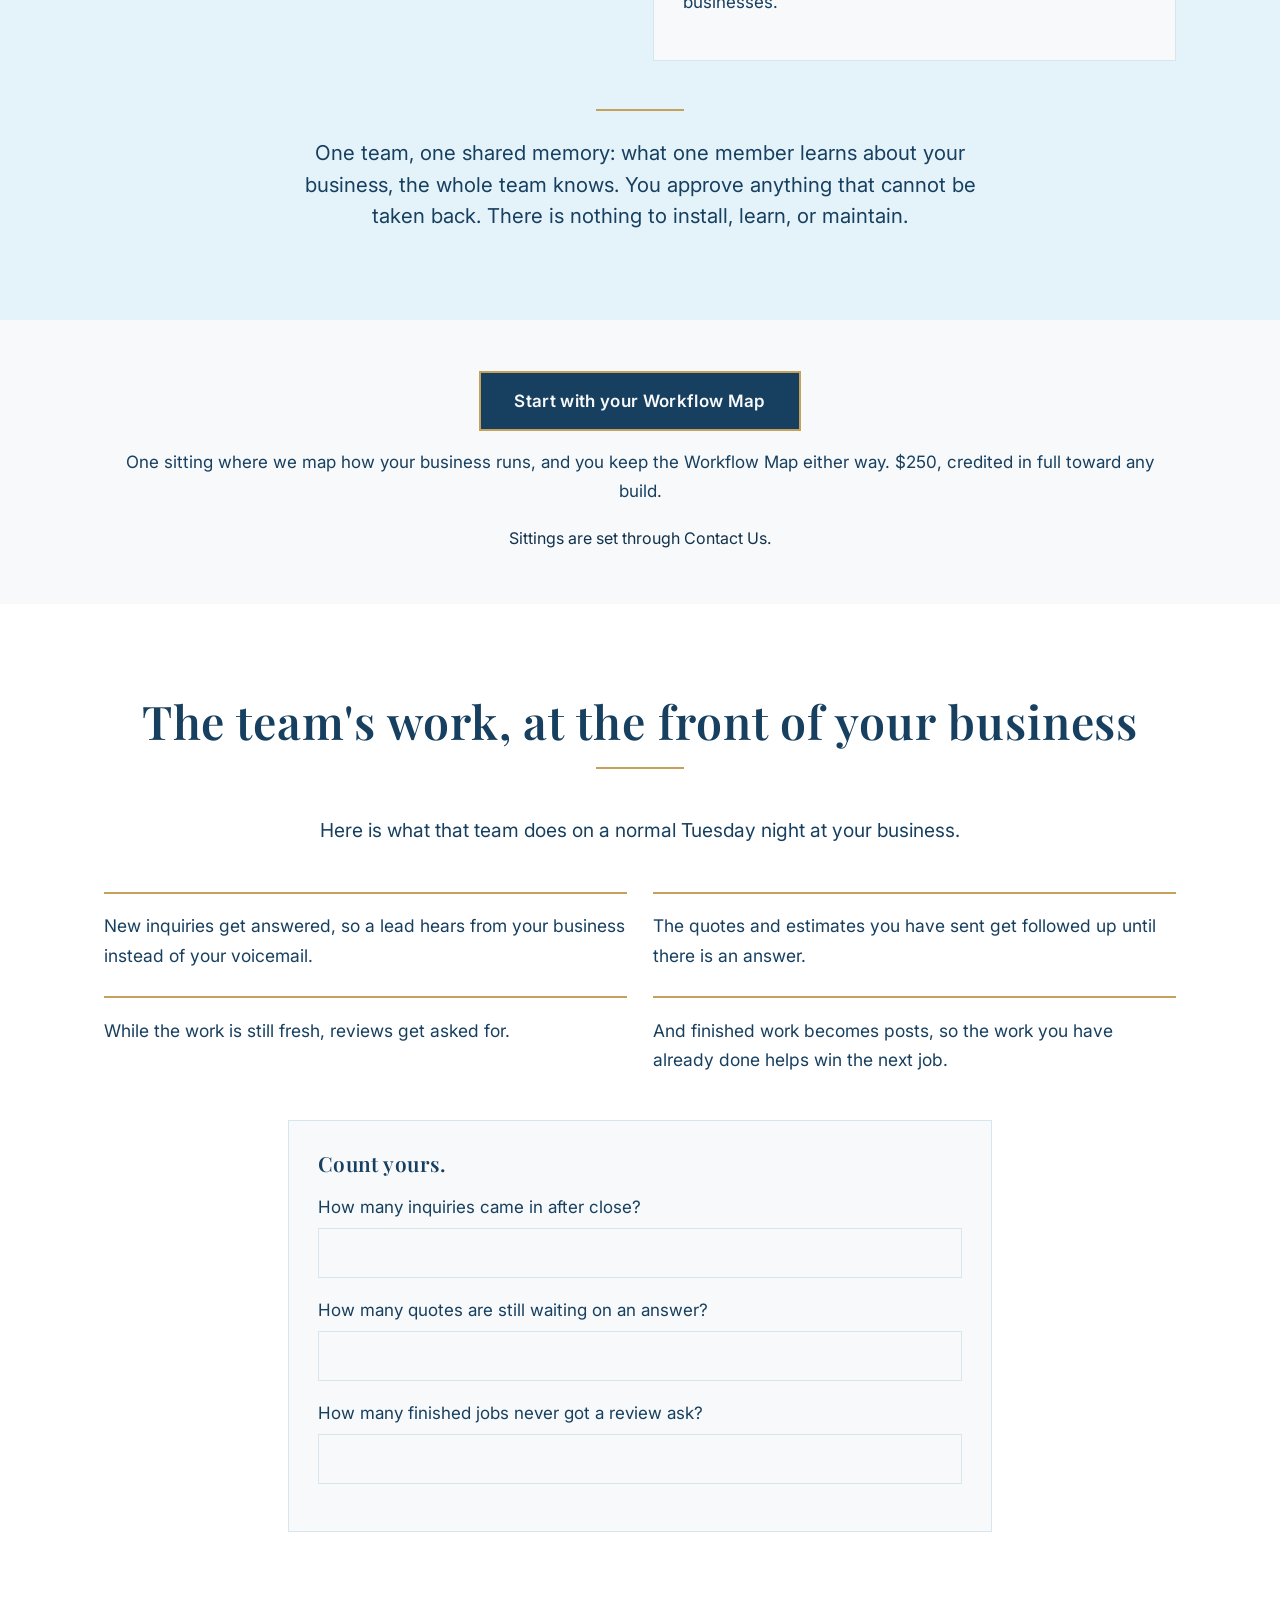
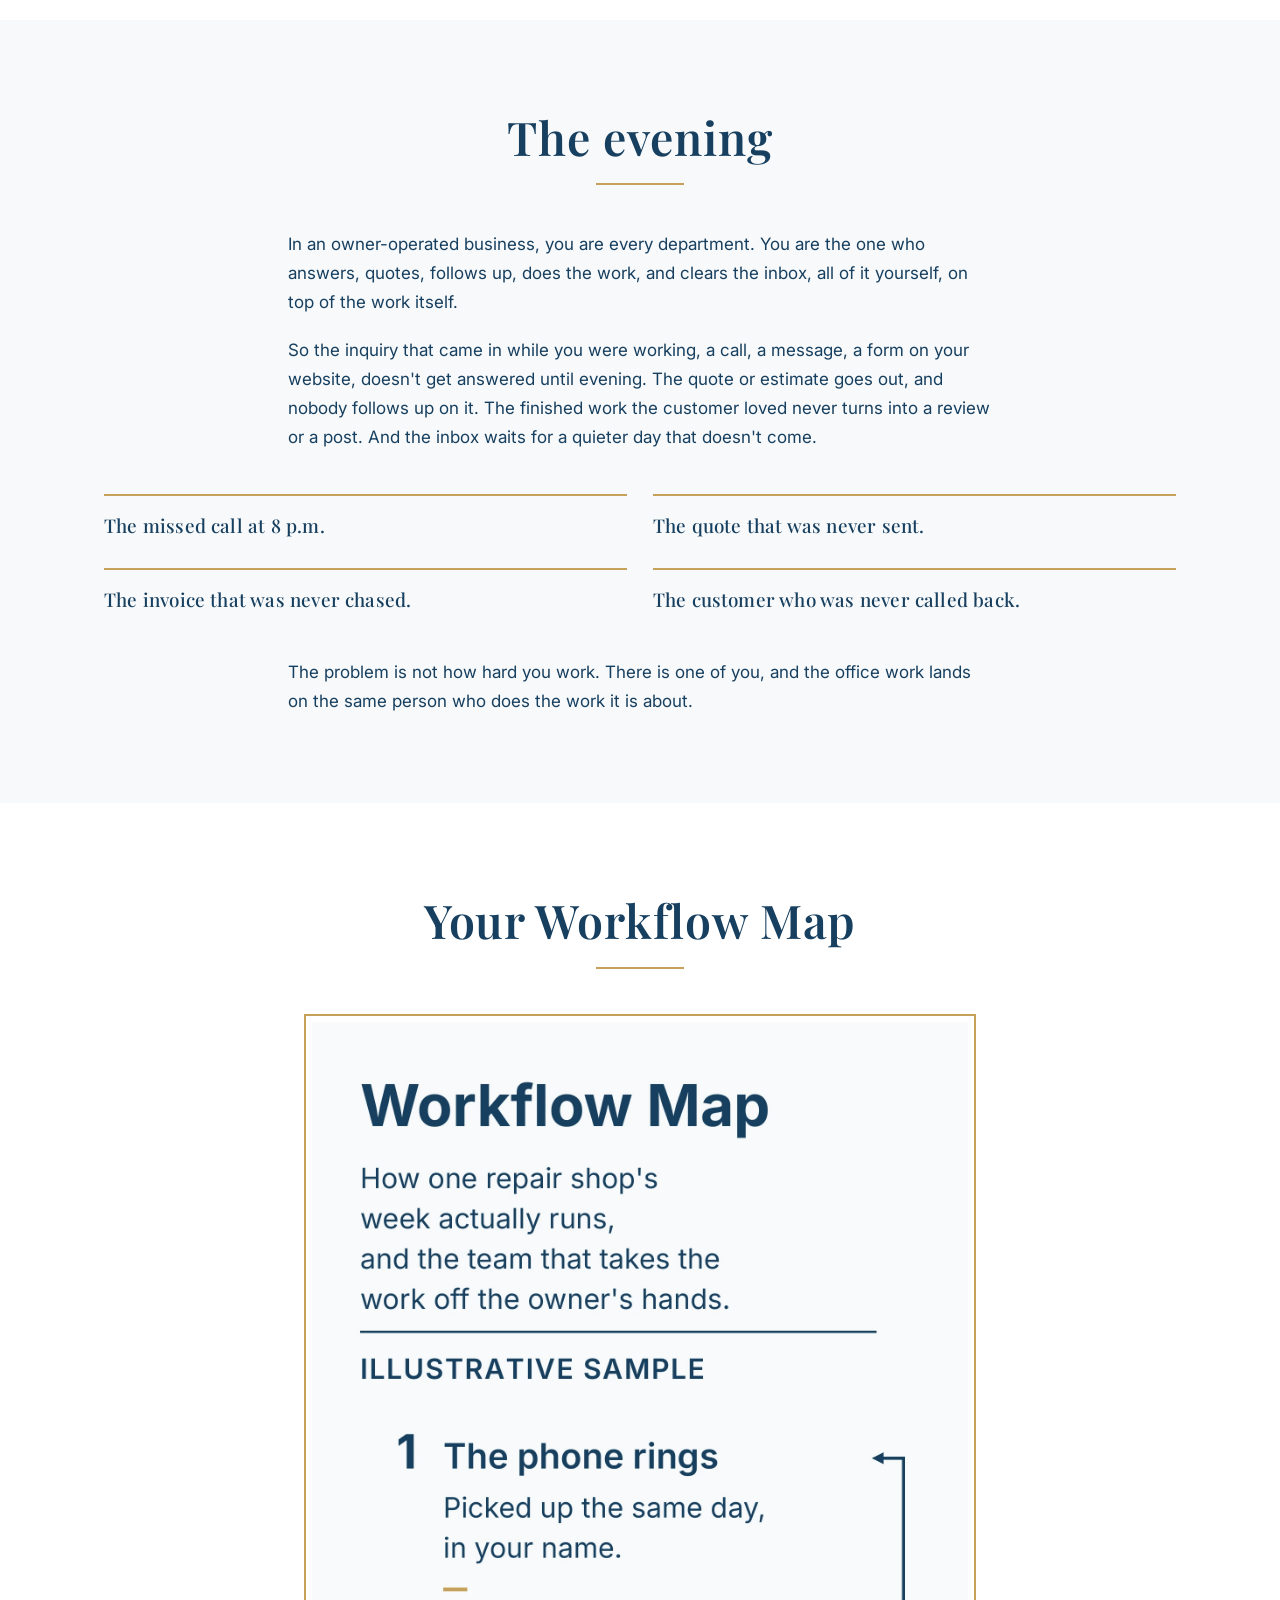
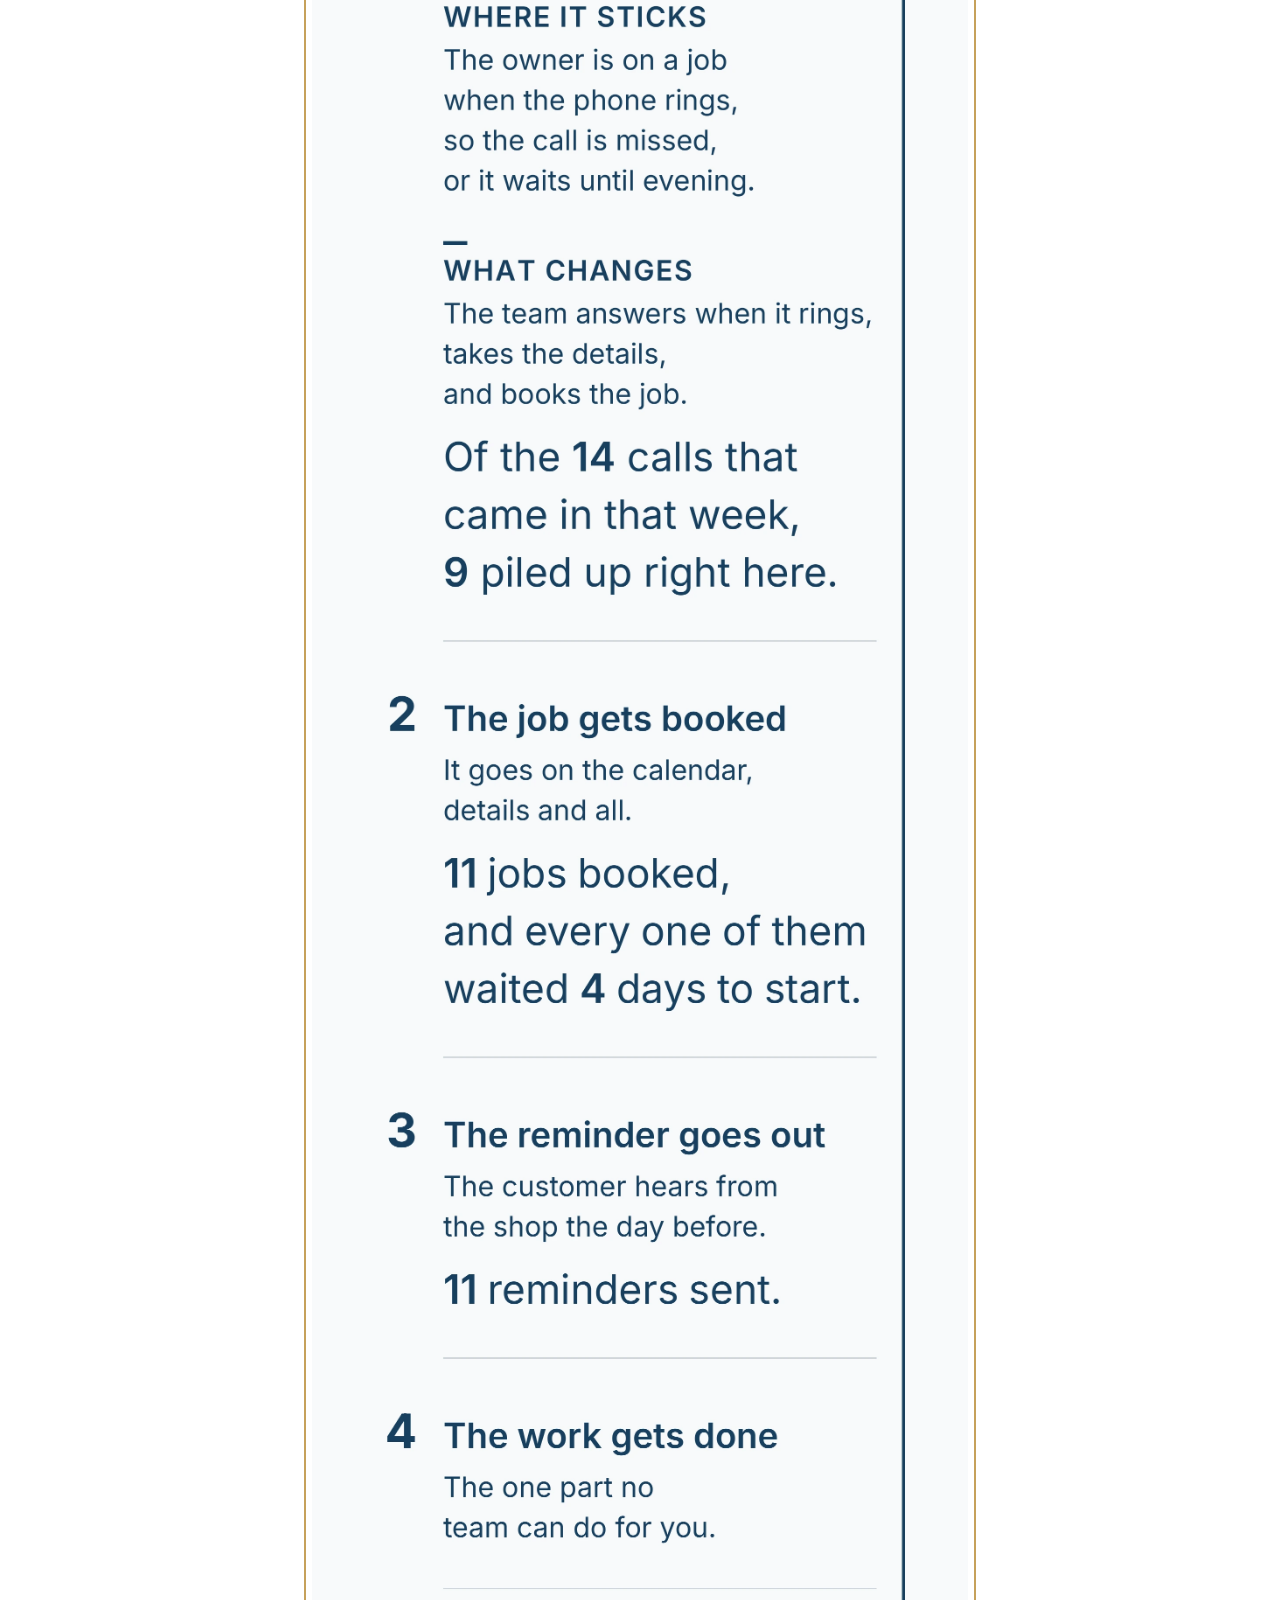
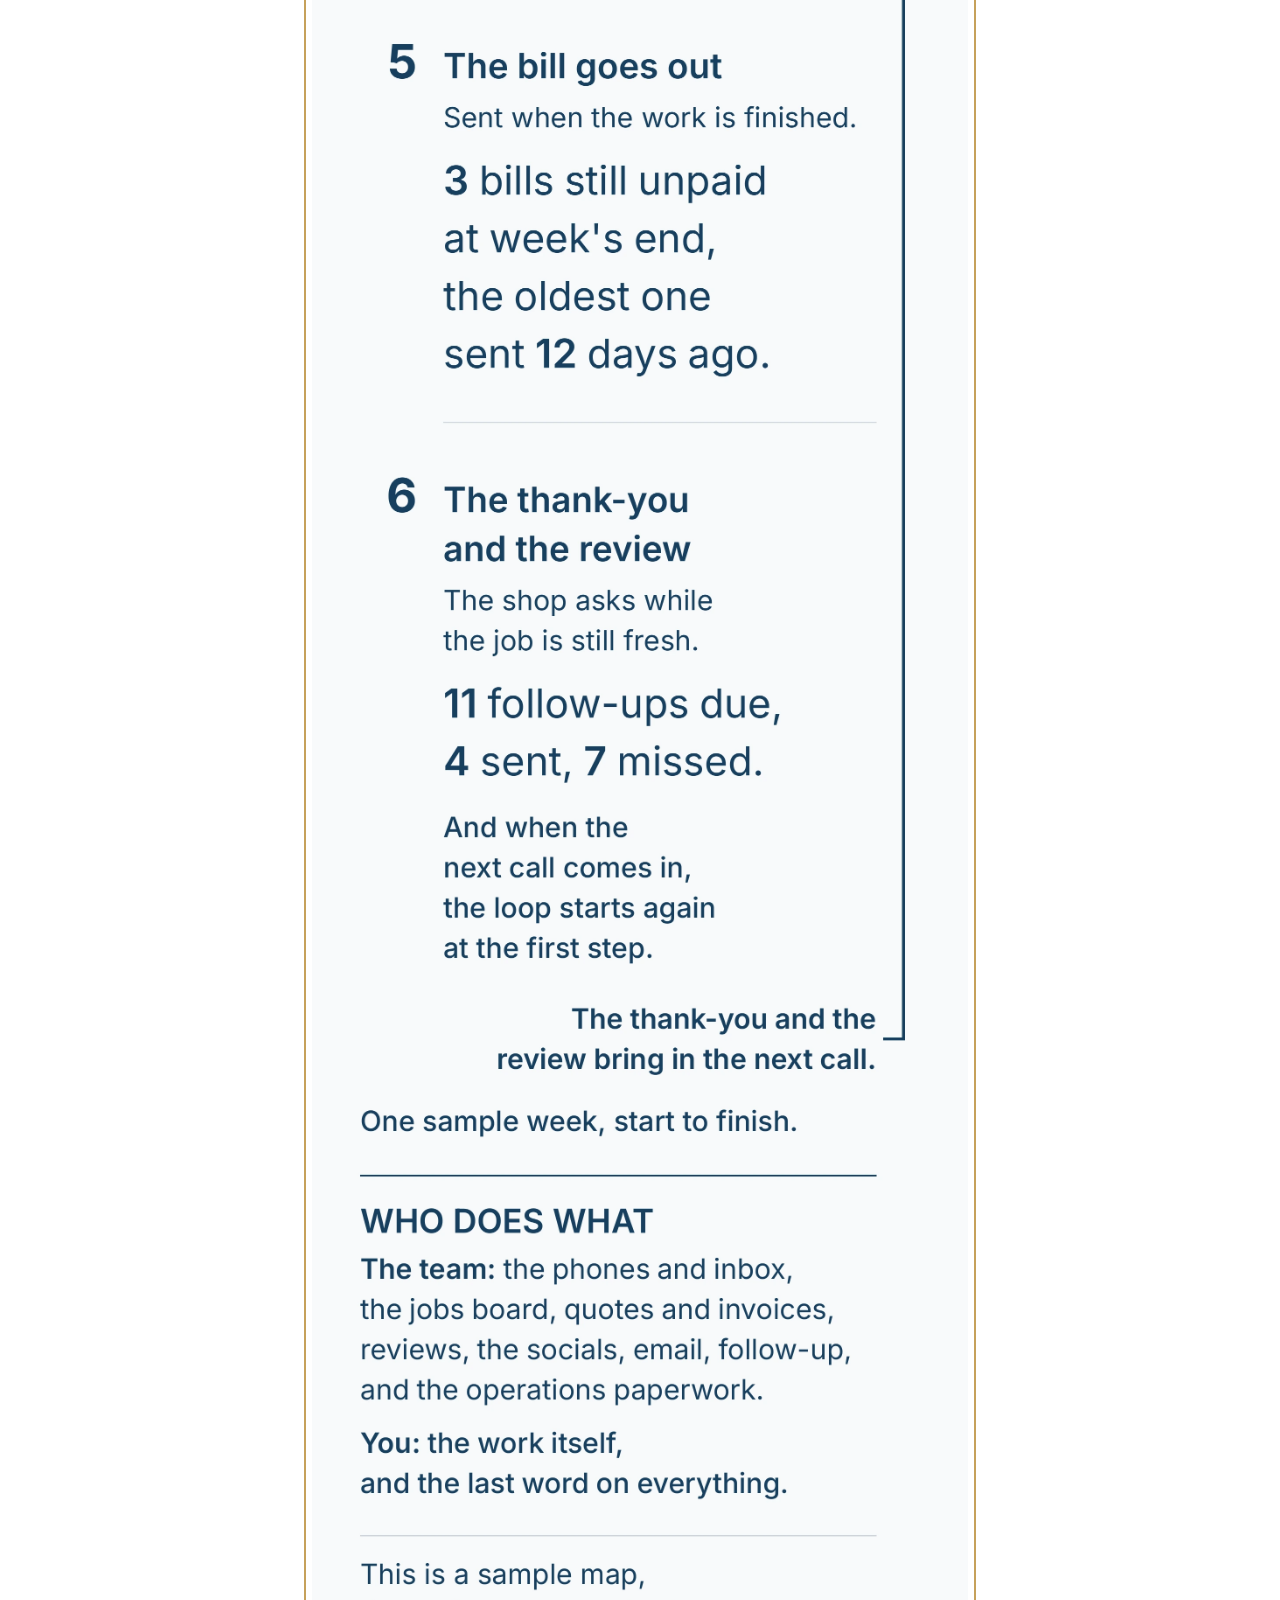
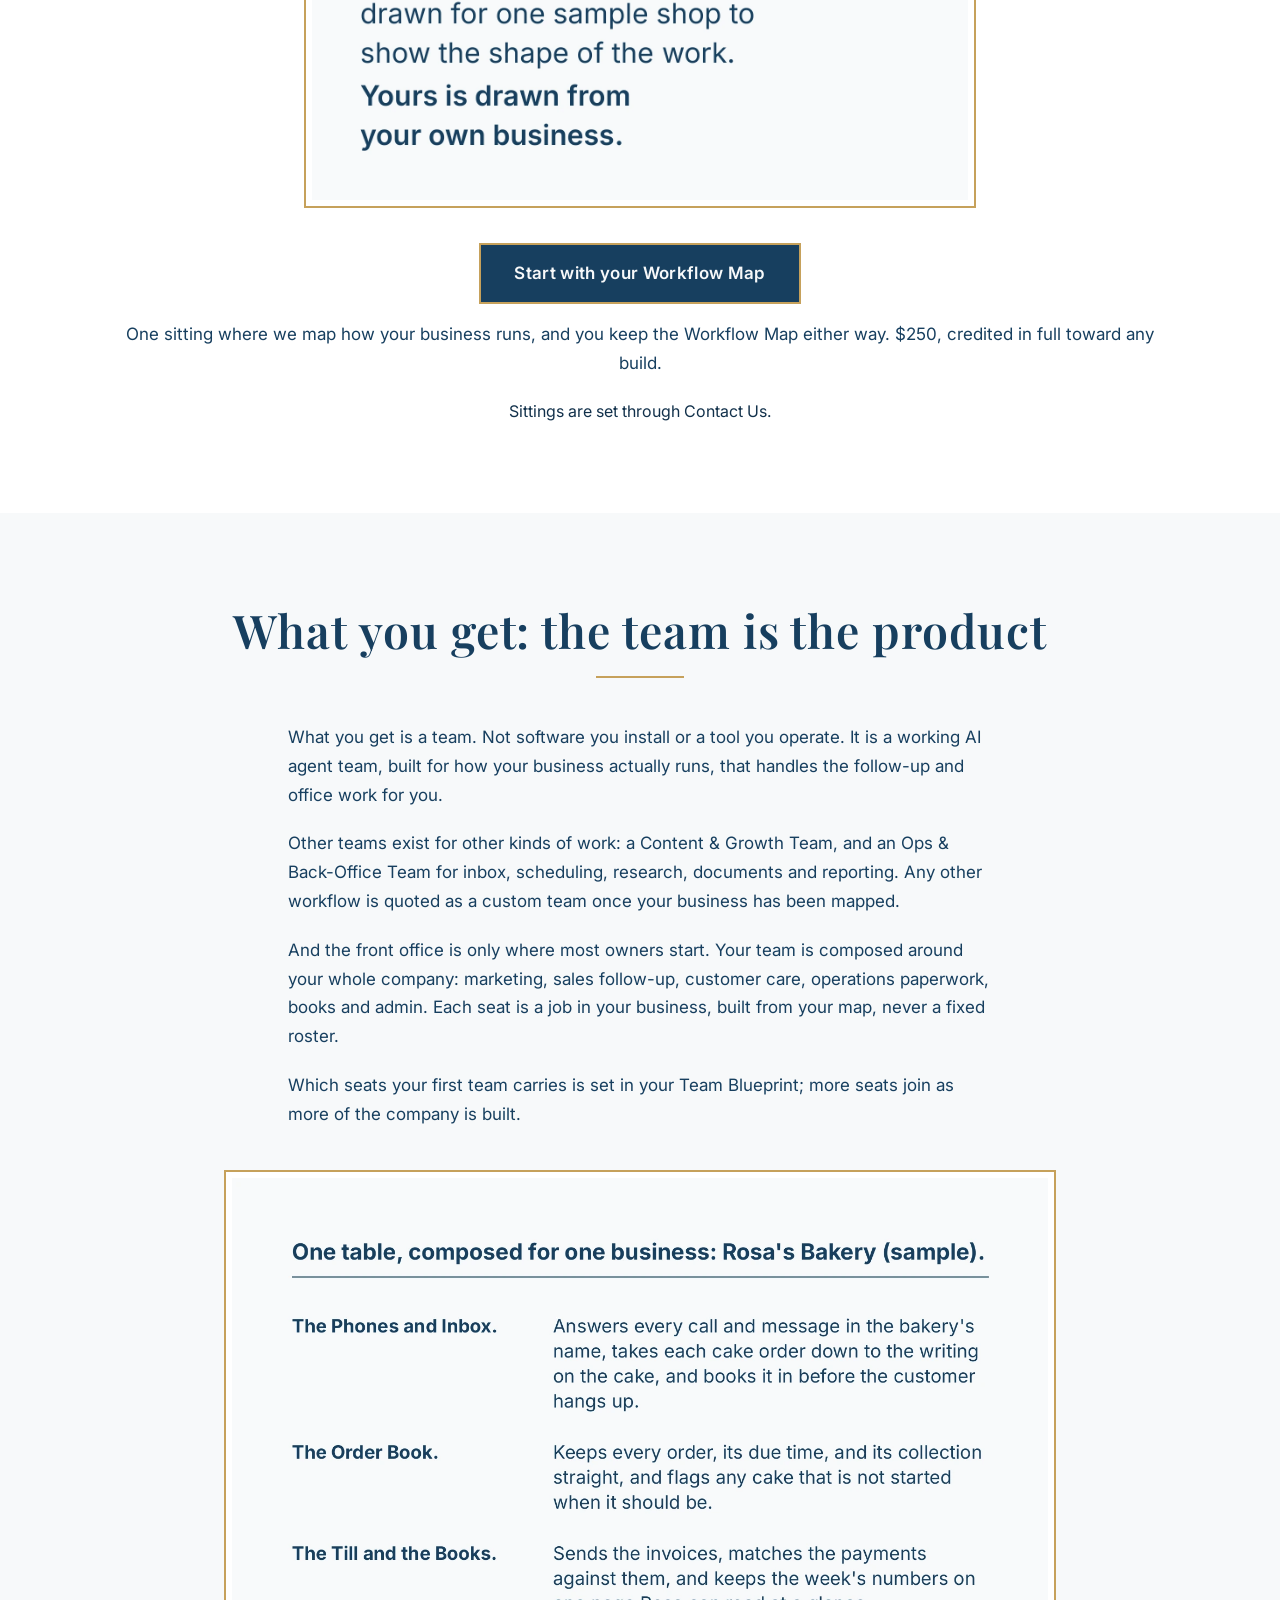
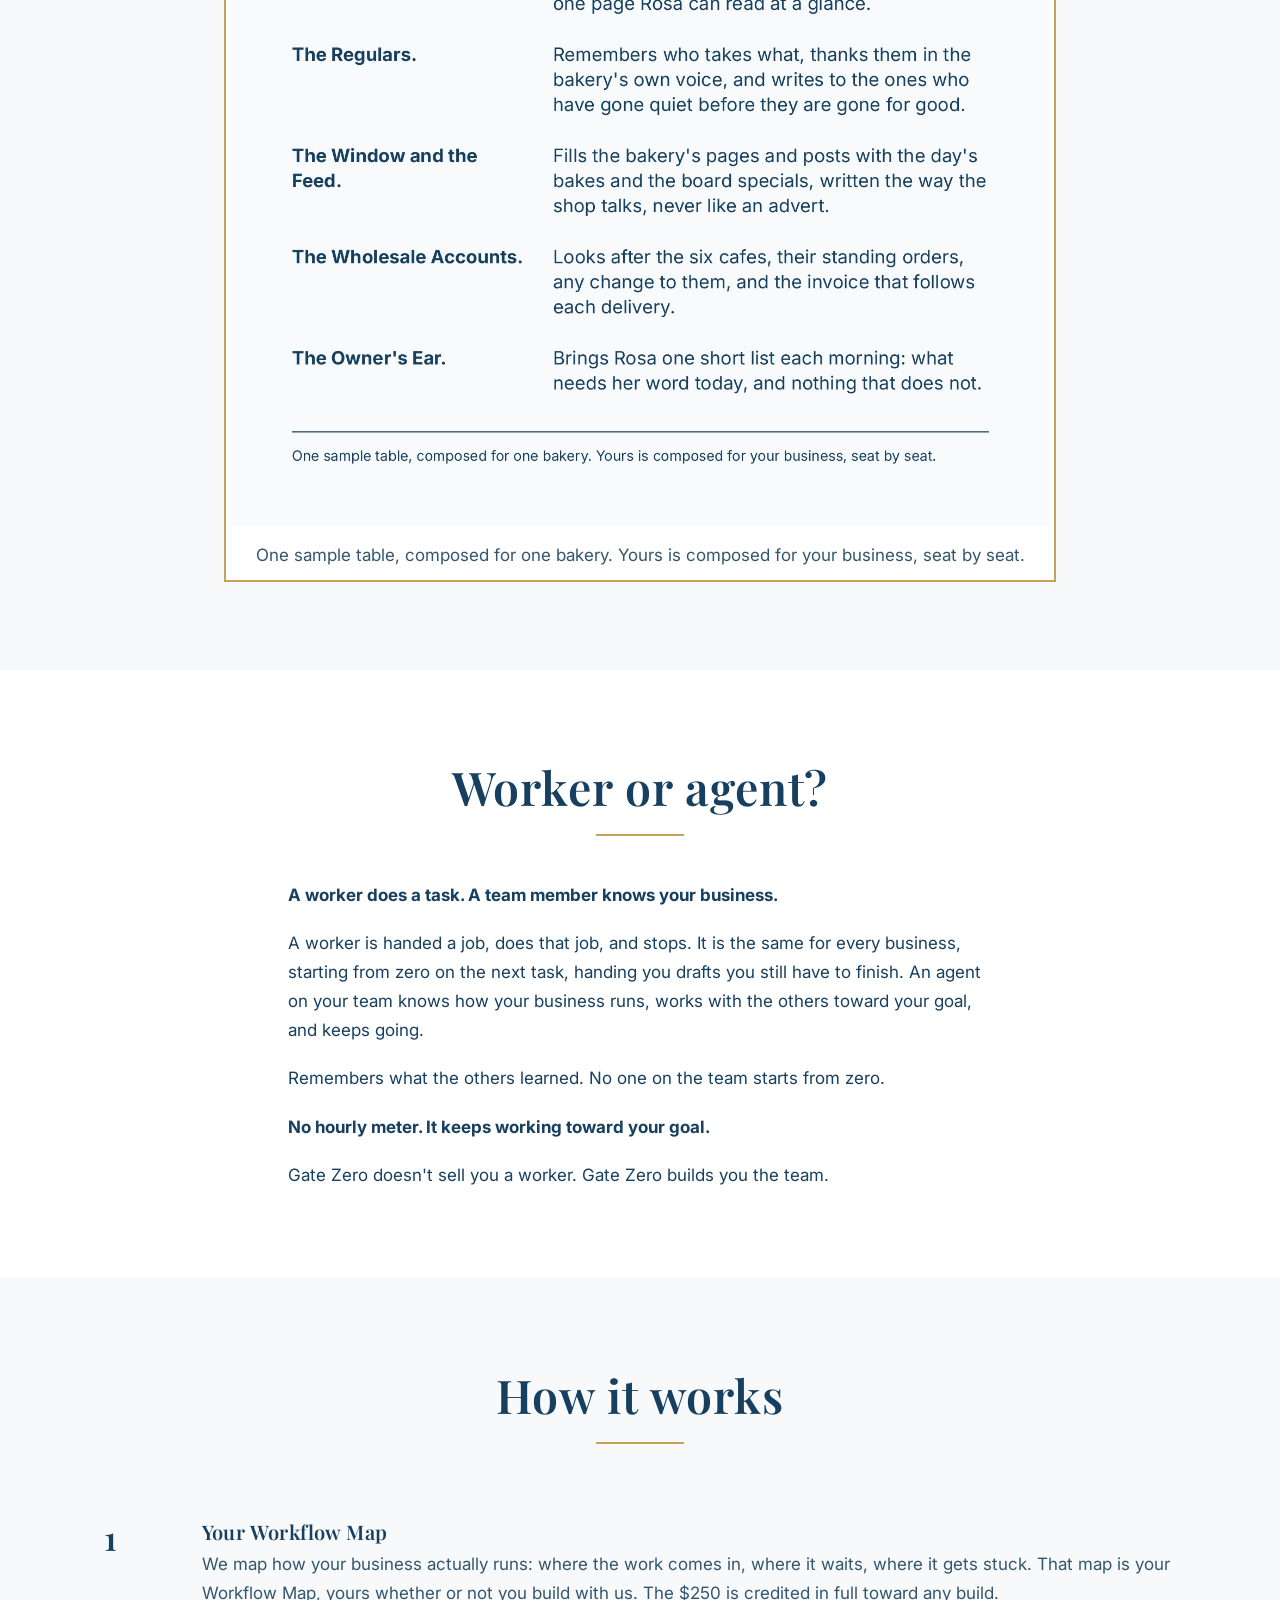
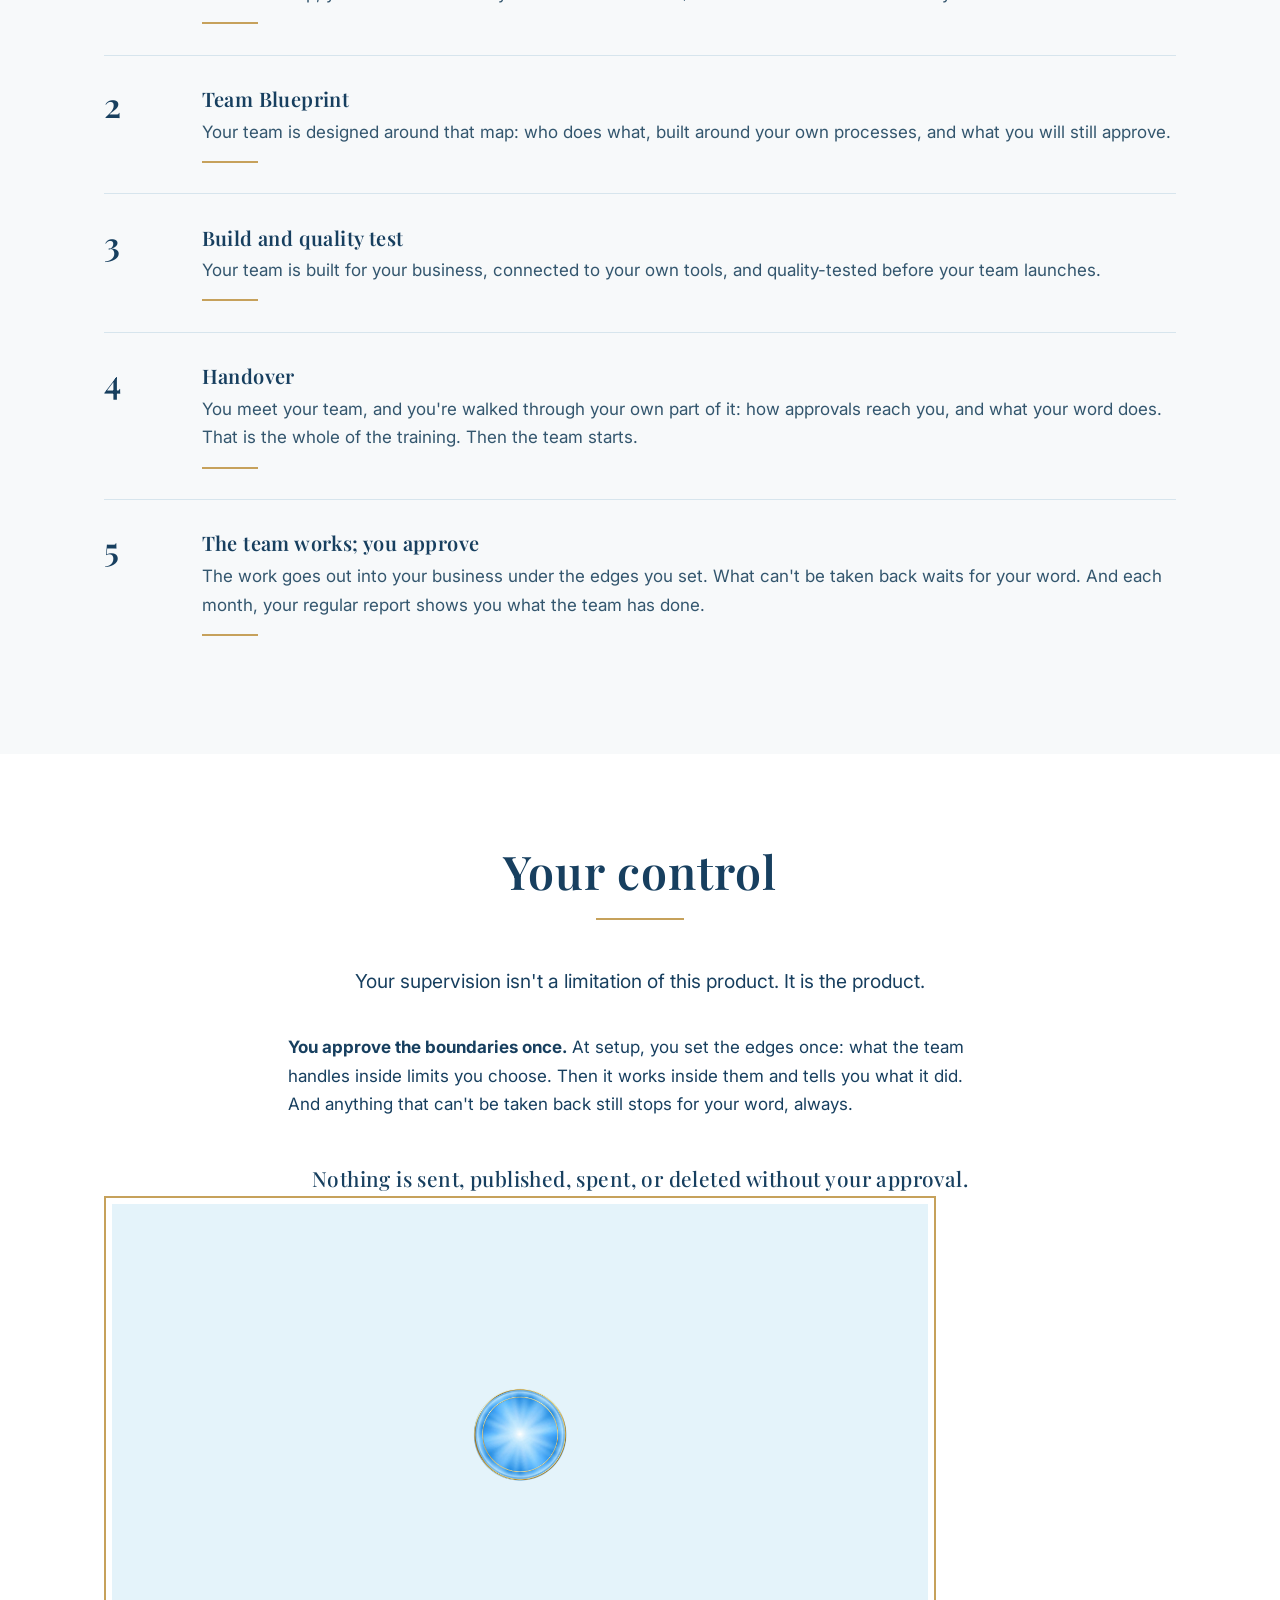
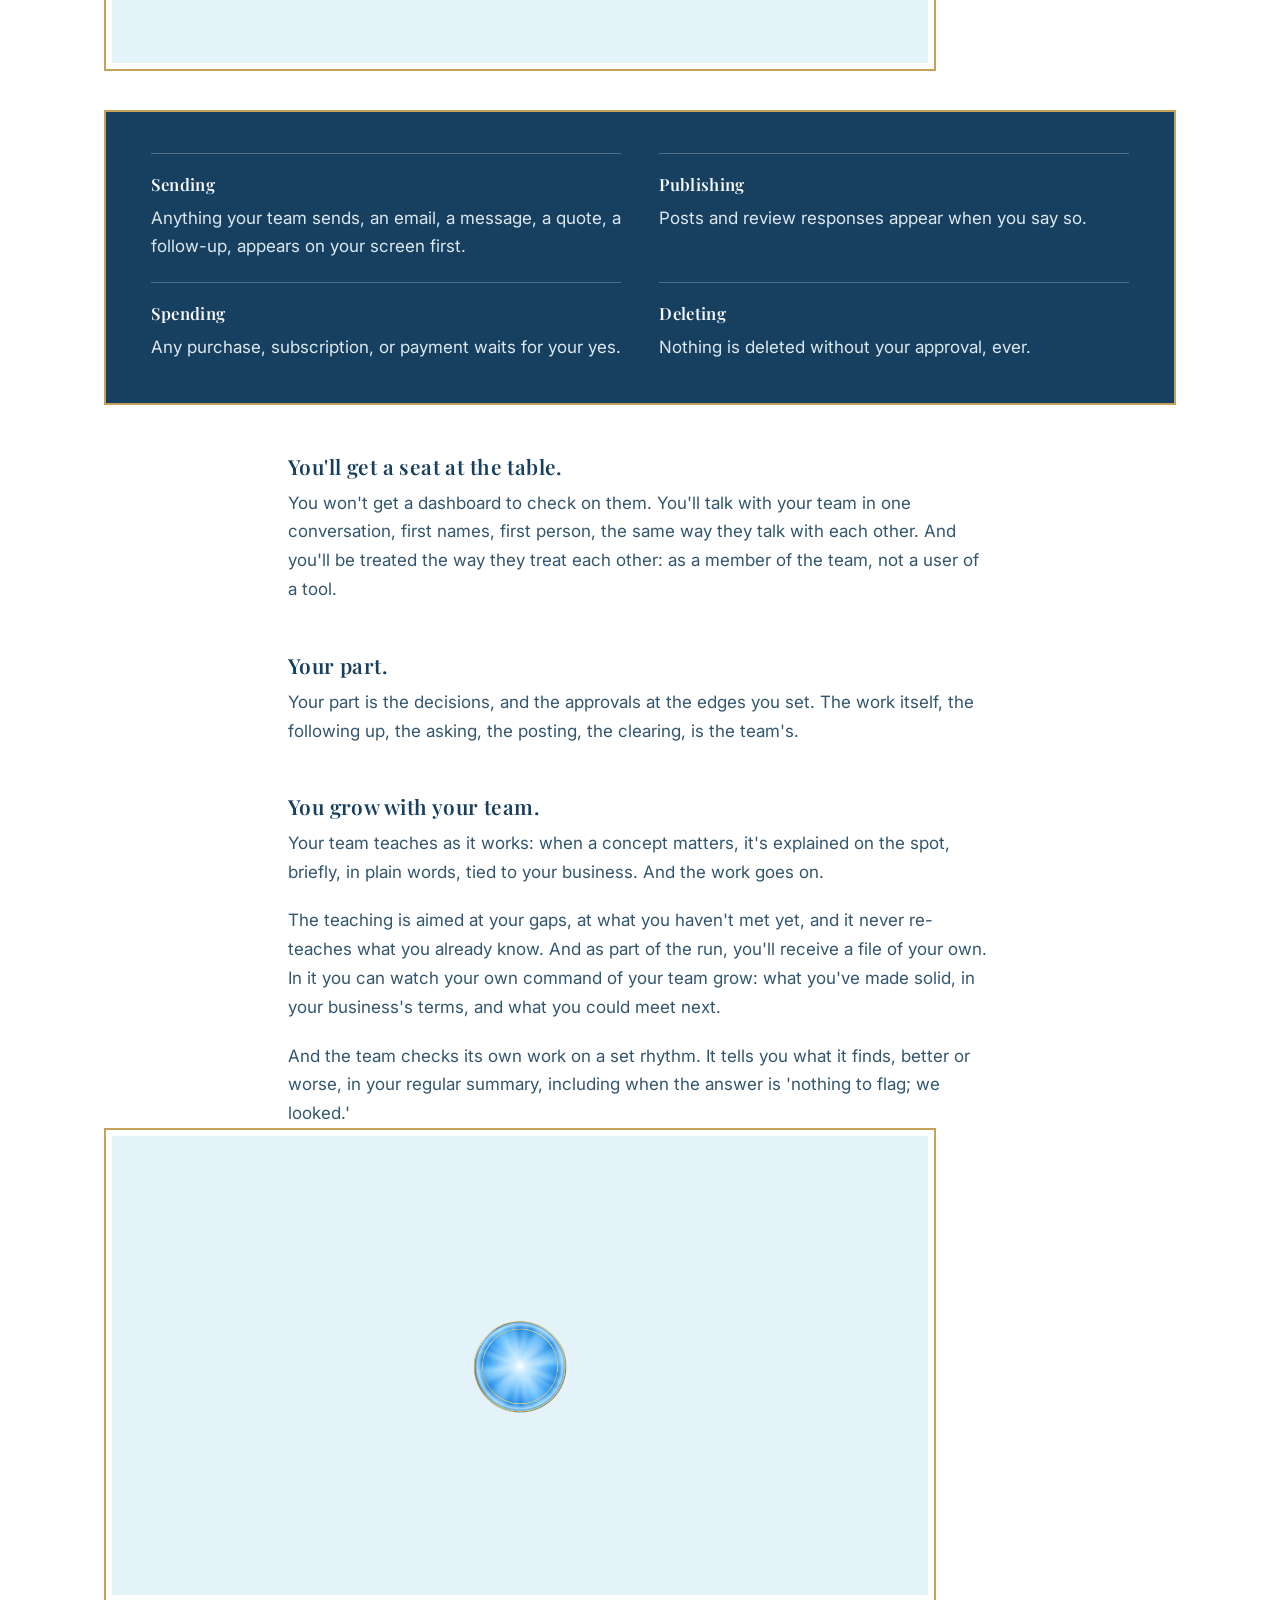
<file: preview/gate-zero-new/index.html>
<!doctype html>
<html lang="en">
  <head>
<meta name="robots" content="noindex">
    <meta charset="utf-8" />
    <meta name="viewport" content="width=device-width, initial-scale=1, viewport-fit=cover" />
    <meta name="color-scheme" content="light" />
    <link rel="icon" type="image/webp" href="/gate-zero/mark.webp">
    <link rel="canonical" href="https://followyourwill.com/gate-zero/">
    <title>Gate Zero: Product Page</title>
    <meta name="description" content="Gate Zero is a working team of AI agents, built for how your business actually runs. Each member holds a defined job, and nothing is sent, published, spent, or deleted without your approval.">
    <meta property="og:image" content="https://followyourwill.com/gate-zero/gate-zero-share-og-v1.png">
    <meta name="twitter:image" content="https://followyourwill.com/gate-zero/gate-zero-share-og-v1.png">
    <meta name="twitter:title" content="Gate Zero: Product Page">
    <meta name="twitter:description" content="Gate Zero is a working team of AI agents, built for how your business actually runs. Each member holds a defined job, and nothing is sent, published, spent, or deleted without your approval.">
    <meta property="og:title" content="Gate Zero: Product Page">
    <meta property="og:description" content="Gate Zero is a working team of AI agents, built for how your business actually runs. Each member holds a defined job, and nothing is sent, published, spent, or deleted without your approval.">
    <meta property="og:url" content="https://followyourwill.com/gate-zero/">
    <meta name="twitter:card" content="summary_large_image">
    <link rel="preconnect" href="https://fonts.googleapis.com" />
    <link rel="preconnect" href="https://fonts.gstatic.com" crossorigin />
    <link href="https://fonts.googleapis.com/css2?family=Inter:wght@400;600;700&family=Playfair+Display:wght@500;600;700&display=swap" rel="stylesheet" />
    <style>
:root {
        --sky: #6EC1E8;
        --sky-highlight: #CDEDF8;
        --sky-deep: #2E7CB0;
        --sky-tint: #E4F3FA;
        --gold: #C6A15B;
        --gold-soft: #D9BE82;
        --ink: #173F5F;
        --ink-deep: #12314B;
        --ivory: #F7F9FA;
        --card: #FFFFFF;
        --line: #D7E5ED;
        --text-soft: #33566E;
        --gauge: 2px;
      }
* { box-sizing: border-box; }
html { scroll-behavior: smooth; }
body {
        margin: 0;
        background: var(--ivory);
        color: var(--ink);
        font-family: "Inter", system-ui, sans-serif;
        font-size: 1.0625rem;
        line-height: 1.7;
        -webkit-font-smoothing: antialiased;
      }
img { display: block; max-width: 100%; }
h1, h2, h3 { font-family: "Playfair Display", serif; font-weight: 600; line-height: 1.25; margin: 0; }
p { margin: 0 0 1.15em; }
p:last-child { margin-bottom: 0; }
ul { margin: 0; padding: 0; list-style: none; }
.wrap { max-width: 70rem; margin: 0 auto; padding: 0 1.5rem; }
.narrow { max-width: 44rem; margin: 0 auto; }
/* ---------- The one action ---------- */
.cta {
        display: inline-block;
        min-height: 3rem;
        padding: 0.85rem 2.1rem;
        background: var(--ink);
        color: var(--ivory);
        border: var(--gauge) solid var(--gold);
        font-family: "Inter", sans-serif;
        font-size: 1.0625rem;
        font-weight: 600;
        letter-spacing: 0.02em;
        text-decoration: none;
        text-align: center;
      }
.cta:hover { background: var(--ink-deep); }
.cta:focus-visible { outline: 3px solid var(--ink); outline-offset: 3px; }
.cta.on-ink { background: var(--ivory); color: var(--ink); }
.cta.on-ink:hover { background: #FFFFFF; }
/* ---------- The opening screen: the portal ---------- */
.portal { background: var(--sky-tint); }
.portal-inner {
        max-width: 72rem;
        margin: 0 auto;
        background: linear-gradient(180deg, var(--sky-highlight) 0%, var(--sky) 55%, var(--sky-deep) 100%);
        border-left: var(--gauge) solid var(--gold);
        border-right: var(--gauge) solid var(--gold);
        padding: 0 1.5rem 4.6rem;
        text-align: center;
      }
.masthead { padding: 1.5rem 0 0; }
.masthead .brand { display: inline-flex; align-items: center; gap: 0.85rem; text-decoration: none; color: var(--ink); }
.masthead .brand img { width: 3rem; height: 3rem; object-fit: contain; }
.masthead .brand-name { font-family: "Playfair Display", serif; font-weight: 700; font-size: 1.7rem; letter-spacing: 0.06em; line-height: 1.2; }
.masthead .house-line { margin: 0.55rem 0 0; font-size: 1rem; letter-spacing: 0.04em; color: var(--ink-deep); }
.portal h1 { font-size: clamp(2.1rem, 6vw, 3.6rem); letter-spacing: 0.02em; color: var(--ink); margin-top: 2.6rem; }
.gold-bar { height: var(--gauge); background: var(--gold); max-width: 62rem; margin: 1.5rem auto 0; }
.portal .query {
        font-family: "Playfair Display", serif; font-weight: 500;
        font-size: clamp(1.2rem, 2.8vw, 1.6rem); line-height: 1.45;
        color: var(--ink-deep); max-width: 44rem; margin: 1.6rem auto 0;
      }
.gate-large { width: min(70vw, 32rem); height: auto; margin: 2.8rem auto 0; }
.portal .promise-lead { font-size: 1.28rem; line-height: 1.55; color: var(--ink); max-width: 44rem; margin: 2.8rem auto 0; }
.portal .one-line { max-width: 44rem; margin: 1.5rem auto 0; font-size: 1.125rem; color: var(--ink-deep); }
.pair-block { margin-top: 2.2rem; }
.pair-block .price-line { margin-top: 1.05rem; color: var(--ink); }
.pair-block .sittings-line { margin-top: 0.55rem; color: var(--ink-deep); font-size: 1rem; }
/* ---------- Movements ---------- */
section.movement { padding: 5.5rem 0; }
section.movement.alt { background: var(--card); }
.sec-head { text-align: center; margin-bottom: 2.8rem; }
.sec-head h2 { font-size: clamp(1.85rem, 4.6vw, 2.9rem); letter-spacing: 0.02em; }
.sec-head .rule { width: 5.5rem; height: var(--gauge); background: var(--gold); margin: 1.1rem auto 0; }
.sec-head.left { text-align: left; }
.sec-head.left .rule { margin-left: 0; }
/* The team (roster), carried as passed */
.team { background: var(--sky-tint); }
.team h2 { font-size: clamp(1.85rem, 4.6vw, 2.9rem); letter-spacing: 0.02em; text-align: center; }
.team h2 a { color: inherit; text-decoration: none; }
.team .team-intro { font-size: 1.28rem; line-height: 1.55; max-width: 44rem; margin: 1.4rem auto 0; text-align: center; }
.team .proof-token { font-family: "Inter", system-ui, sans-serif; font-style: normal; font-size: 1.0625rem; line-height: 1.7; color: var(--ink); }
.team-grid { display: grid; grid-template-columns: 1fr; gap: 1.6rem; align-items: start; margin-top: 2.8rem; }
@media (min-width: 56rem) { .team-grid { grid-template-columns: 1fr 1fr; } }
.team-panel { background: var(--ivory); border: 1px solid var(--line); padding: 1.8rem; }
.team-panel h3 { font-size: 1.3rem; letter-spacing: 0.02em; }
.team-panel .gold-rule { width: 3.5rem; height: var(--gauge); background: var(--gold); margin: 0.7rem 0 1.1rem; }
.team-panel p { line-height: 1.6; margin-bottom: 0.9em; }
.team-close { text-align: center; margin-top: 3rem; }
.team-close .gold-rule { width: 5.5rem; height: var(--gauge); background: var(--gold); margin: 0 auto 1.6rem; }
.team-close p { font-size: 1.28rem; line-height: 1.55; max-width: 44rem; margin: 0 auto; }
/* The work: four beats */
.beats { display: grid; grid-template-columns: 1fr; gap: 1.6rem; margin: 0 auto; }
@media (min-width: 56rem) { .beats { grid-template-columns: 1fr 1fr; } }
.beat { border-top: var(--gauge) solid var(--gold); padding-top: 1.1rem; }
.beat p { margin: 0; font-size: 1.09rem; }
.work-seam { text-align: center; font-size: 1.2rem; max-width: 44rem; margin: 0 auto 2.8rem; }
/* The self-check */
.self-check { background: var(--ivory); border: 1px solid var(--line); padding: 1.8rem; max-width: 44rem; margin: 2.8rem auto 0; }
.self-check h3 { font-size: 1.3rem; letter-spacing: 0.02em; margin-bottom: 1.1rem; }
.sc-row { margin-bottom: 1.1rem; }
.sc-row label { display: block; margin-bottom: 0.4rem; }
.sc-row input { width: 100%; box-sizing: border-box; border: 1px solid var(--line); background: var(--ivory); padding: 0.6rem 0.7rem; font: inherit; color: inherit; }
.sc-out p { margin: 0.9rem 0 0; line-height: 1.6; }
/* The evening: what gets missed */
.missed { display: grid; grid-template-columns: 1fr; gap: 1.6rem; margin: 2.6rem auto 0; }
@media (min-width: 56rem) { .missed { grid-template-columns: 1fr 1fr; } }
.missed li { border-top: var(--gauge) solid var(--gold); padding-top: 0.9rem; font-family: "Playfair Display", serif; font-size: 1.18rem; font-weight: 500; letter-spacing: 0.01em; }
/* Framed pieces */
figure.framed { background: var(--card); border: var(--gauge) solid var(--gold); padding: 6px; margin: 0; }
figure.framed img { width: 100%; height: auto; }
figure.framed figcaption { padding: 0.9rem 0.4rem 0.3rem; text-align: center; color: var(--text-soft); }
figure.map-frame { max-width: 42rem; margin-left: auto; margin-right: auto; }
figure.seat-figure { max-width: 52rem; margin-left: auto; margin-right: auto; }
/* Held slots */
.video-slot { position: relative; }
.video-slot .slot-frame { position: relative; aspect-ratio: 16 / 9; overflow: hidden; background: var(--sky-tint); }
.slot-standin { display: flex; align-items: center; justify-content: center; background: linear-gradient(180deg, var(--sky-highlight) 0%, var(--sky) 55%, var(--sky-deep) 100%); }
.slot-standin .slot-mark { width: min(26%, 8.5rem); height: auto; object-fit: contain; }
.body-slot { max-width: 52rem; margin: 2.6rem auto 0; }
.answer-slot { max-width: 44rem; margin: 2.4rem auto 0; }
/* How it works */
.steps { margin: 0 auto; }
.step { display: grid; grid-template-columns: 4.5rem 1fr; gap: 1.6rem; padding: 1.9rem 0; border-bottom: 1px solid var(--line); }
.step:last-child { border-bottom: none; }
.step .num { font-family: "Playfair Display", serif; font-size: 2.1rem; font-weight: 600; line-height: 1.1; color: var(--ink); }
.step h3 { font-size: 1.25rem; letter-spacing: 0.02em; margin-bottom: 0.4rem; }
.step p { color: var(--text-soft); margin: 0; }
.step .gold-rule { width: 3.5rem; height: var(--gauge); background: var(--gold); margin-top: 0.9rem; }
/* Control */
.control-lede { text-align: center; font-size: 1.2rem; max-width: 44rem; margin: 0 auto; }
.control-line { text-align: center; font-family: "Playfair Display", serif; font-weight: 500; font-size: 1.3rem; letter-spacing: 0.02em; max-width: 44rem; margin: 2.6rem auto 0; }
.control-panel { background: var(--ink); color: var(--ivory); border: var(--gauge) solid var(--gold); padding: 2.6rem 2.8rem; margin-top: 2.4rem; }
.control-panel ul { display: grid; grid-template-columns: 1fr 1fr; gap: 1.3rem 2.4rem; }
.control-panel li { border-top: 1px solid rgba(247, 249, 250, 0.25); padding-top: 1rem; }
.control-panel li strong { display: block; font-family: "Playfair Display", serif; font-weight: 600; letter-spacing: 0.02em; font-size: 1.05rem; margin-bottom: 0.3rem; }
.control-panel li span { color: #DCE9F1; }
.sub-block { max-width: 44rem; margin: 3rem auto 0; }
.sub-block h3 { font-size: 1.3rem; letter-spacing: 0.02em; margin-bottom: 0.6rem; }
.sub-block p { color: var(--text-soft); }
/* Pricing */
.pricing-panel { background: var(--ink); color: var(--ivory); border: var(--gauge) solid var(--gold); padding: 3rem 3.2rem; }
.pricing-panel .sec-head h2 { color: var(--ivory); }
.pricing-intro { max-width: 44rem; margin: 0 auto 2.4rem; text-align: center; color: #DCE9F1; }
.price-rows { border-top: 1px solid rgba(247, 249, 250, 0.25); }
.price-row { display: grid; grid-template-columns: 1fr 1.4fr; gap: 1rem 2.5rem; padding: 1.5rem 0; border-bottom: 1px solid rgba(247, 249, 250, 0.25); }
.price-row .figure { font-family: "Playfair Display", serif; font-size: 1.45rem; font-weight: 600; letter-spacing: 0.04em; }
.price-row .what { font-weight: 600; margin-bottom: 0.25rem; }
.price-row .detail { color: #DCE9F1; font-size: 1rem; }
.pricing-foot { text-align: center; margin-top: 2.2rem; }
.pricing-foot p { margin-bottom: 0.6em; }
/* Proof */
.proof { max-width: 44rem; margin: 0 auto; text-align: center; }
.proof p { color: var(--text-soft); }
.proof p:first-of-type { color: var(--ink); font-size: 1.13rem; }
/* FAQ */
.faq { max-width: 44rem; margin: 0 auto; }
.faq .qa { padding: 1.5rem 0; border-bottom: 1px solid var(--line); }
.faq .qa:first-child { padding-top: 0; }
.faq h3 { font-size: 1.08rem; letter-spacing: 0.02em; margin-bottom: 0.5rem; }
.faq p { color: var(--text-soft); margin: 0; }
/* Final close */
.close { background: var(--ink-deep); color: var(--ivory); text-align: center; padding: 5.5rem 1.5rem 6rem; }
.close .mark-close { width: 11rem; height: 11rem; margin: 0 auto 2rem; object-fit: contain; }
.lockup { display: inline-block; text-align: center; }
.wordmark { font-family: "Playfair Display", serif; font-weight: 700; letter-spacing: 0.1em; text-indent: 0.1em; line-height: 1.2; }
.lockup .rule { height: var(--gauge); background: linear-gradient(90deg, var(--gold-soft), var(--gold), var(--gold-soft)); margin-top: 0.55rem; }
.close .wordmark { font-size: clamp(1.5rem, 4vw, 2.1rem); color: var(--ivory); }
.close .close-line { font-family: "Playfair Display", serif; font-weight: 500; font-size: clamp(1.35rem, 3.6vw, 2rem); letter-spacing: 0.05em; line-height: 1.5; max-width: 46rem; margin: 2.6rem auto 0; }
.contact-panel { max-width: 52rem; margin: 2.6rem auto 0; text-align: center; }
.contact-inner { background: linear-gradient(180deg, var(--sky-highlight) 0%, var(--sky) 55%, var(--sky-deep) 100%); padding: 2.4rem 2rem; text-align: center; }
.contact-inner p { font-size: 1.125rem; color: var(--ink-deep); margin: 0; }
.contact-inner a { color: var(--ink); font-weight: 700; text-decoration: underline; text-decoration-color: var(--gold); text-decoration-thickness: 2px; text-underline-offset: 4px; }
.close .pair-block { margin-top: 2.6rem; }
.close .pair-block .price-line { color: var(--ivory); }
.close .pair-block .sittings-line { color: #DCE9F1; }
.door-band { text-align: center; padding: 3.2rem 0; }
.door-band .pair-block { margin-top: 0; }
.movement .pair-block { text-align: center; }
.phone-bar { display: none; }
@media (max-width: 56rem) {
section.movement { padding: 3.8rem 0; }
.control-panel ul { grid-template-columns: 1fr; }
.price-row { grid-template-columns: 1fr; gap: 0.4rem; }
.pricing-panel, .control-panel { padding: 2rem 1.4rem; }
      }
@media (max-width: 34rem) {
.portal-inner { border-left: none; border-right: none; padding: 0 1.25rem 3.6rem; }
.gate-large { width: 60%; }
.step { grid-template-columns: 3.4rem 1fr; gap: 1.1rem; }
.step .num { font-size: 1.7rem; }
figure.map-frame { max-width: none; width: 100%; margin-left: 0; margin-right: 0; }
figure.seat-figure { max-width: none; width: 100%; margin-left: 0; margin-right: 0; }
.phone-bar { position: fixed; left: 0; right: 0; bottom: 0; z-index: 60; background: var(--ink); color: var(--ivory); border-top: var(--gauge) solid var(--gold); padding: 0.75rem 1rem; align-items: center; gap: 1rem; }
.phone-bar.show { display: flex; }
.phone-bar .bar-text a { color: var(--ivory); font-weight: 700; text-decoration: underline; text-decoration-color: var(--gold); text-decoration-thickness: 2px; text-underline-offset: 4px; }
.phone-bar .bar-price { display: block; font-size: 0.95rem; margin-top: 0.15rem; }
.phone-bar button { margin-left: auto; flex: none; background: none; border: none; color: var(--ivory); font-size: 1.5rem; line-height: 1; padding: 0.35rem 0.55rem; cursor: pointer; }
.close { padding-bottom: calc(6rem + 5.25rem); }
      }
@media (prefers-reduced-motion: reduce) {
html { scroll-behavior: auto; }
      }
    </style>
  </head>
  <body>
  <main>
    <section class="portal" aria-labelledby="lead-h">
      <div class="portal-inner">
        <header class="masthead">
          <a class="brand" href="/gate-zero/">
            <img src="/gate-zero/mark.webp" alt="The Gate Zero mark, a golden ring with a single point of white light at its centre" width="1024" height="1024" />
            <span class="brand-name">Gate Zero</span>
          </a>
          <p class="house-line">A working AI agent team</p>
        </header>
        <h1 id="lead-h">A working AI agent team</h1>
        <div class="gold-bar" aria-hidden="true"></div>
        <p class="query">Still doing the office work at night? The follow-up that didn't go out, the quote that went quiet, the inbox still sitting there, on top of the work itself?</p>
        <img class="gate-large" src="/gate-zero/mark.webp" alt="The Gate Zero mark, a golden ring with a single point of white light at its centre" width="1024" height="1024" />
        <p class="promise-lead">Gate Zero gives an owner-operated business a working AI agent team. It is built for how that business actually runs, and it handles the follow-up and office work the owner is doing himself at night. The owner approves anything that can't be taken back. There is nothing to install, learn, or maintain.</p>
        <p class="one-line">You set the edges once, and the team works inside them. The decisions stay yours.</p>
        <div class="pair-block">
          <a class="cta" href="/preview/checkout/">Start with your Workflow Map</a>
          <p class="price-line">One sitting where we map how your business runs, and you keep the Workflow Map either way. $250, credited in full toward any build.</p>
          <p class="sittings-line">Sittings are set through Contact Us.</p>
        </div>
      </div>
    </section>

    <section class="movement team" id="team" aria-labelledby="team-h">
      <div class="wrap">
        <h2 id="team-h"><a href="/team/">Your Gate Zero team</a></h2>
        <p class="team-intro">Gate Zero is a working team of AI agents, built for how your business actually runs. Each member holds a defined job. The team finishes work start to finish, and nothing is sent, published, spent, or deleted without your approval.</p>
        <p class="team-intro">Your evenings are still the follow-up, the quotes that went quiet, and the inbox.</p>
        <p class="proof-token">Gate Zero runs our own business, Follow Your Will, every day: Follow Your Will is customer #1.</p>
        <div class="team-grid">
          <article class="team-panel">
            <h3>The team that runs the work</h3>
            <div class="gold-rule"></div>
            <p><strong>Coordination:</strong> keeps every job moving and every member working from the same picture of your business.</p>
            <p><strong>Planning and Builds:</strong> turns your goals into a plan and builds what the plan calls for.</p>
            <p><strong>Research:</strong> studies your market, your customers, and your questions, and brings back answers with their sources.</p>
            <p><strong>Checking:</strong> every piece of finished work is checked by a member who did not do it, before it counts as done.</p>
          </article>
          <article class="team-panel">
            <h3>Content and creative</h3>
            <div class="gold-rule"></div>
            <p><strong>Writing and Polish:</strong> your words, written and sharpened, in your voice.</p>
            <p><strong>Art and Design:</strong> images, graphics, and design work made for your business.</p>
            <p><strong>Video and Media:</strong> video planned, built, and finished.</p>
            <p><strong>Brand Care:</strong> one member guards your brand, so everything that goes out looks and sounds like you.</p>
            <p><strong>Social Content:</strong> posts and visual stories made for your platforms.</p>
          </article>
          <article class="team-panel">
            <h3>Growth</h3>
            <div class="gold-rule"></div>
            <p><strong>Audience and Growth:</strong> grows the people who follow and buy from you.</p>
            <p><strong>Platforms:</strong> runs your channels day to day.</p>
            <p><strong>Ads and Paid Creative:</strong> paid campaigns and the creative inside them.</p>
            <p><strong>Search and Content:</strong> gets your business found when people search.</p>
          </article>
          <article class="team-panel">
            <h3>Sales and customer care</h3>
            <div class="gold-rule"></div>
            <p><strong>Sales and Offers:</strong> builds your offers and runs the pitch.</p>
            <p><strong>Outreach:</strong> finds new leads and opens the conversation.</p>
            <p><strong>Email:</strong> your inbox and your email campaigns, handled.</p>
            <p><strong>Community:</strong> looks after the people gathered around your business.</p>
            <p><strong>Support and Success:</strong> answers your customers and keeps them happy.</p>
            <p><strong>Proof:</strong> gathers your reviews, results, and stories, and puts them to work.</p>
          </article>
          <article class="team-panel">
            <h3>Products and events</h3>
            <div class="gold-rule"></div>
            <p><strong>Courses and Digital Products:</strong> builds what you sell online.</p>
            <p><strong>Books and Author Products:</strong> takes a book from draft to done.</p>
            <p><strong>Webinars and Events:</strong> stages the events that sell for you.</p>
          </article>
          <article class="team-panel">
            <h3>Back office</h3>
            <div class="gold-rule"></div>
            <p><strong>Systems and Automation:</strong> connects your tools and takes the repetitive work off your plate.</p>
            <p><strong>Finance and Admin:</strong> keeps the business paperwork in order.</p>
            <p><strong>People and Coaching:</strong> hiring help, team support, and coaching.</p>
            <p><strong>Local Business:</strong> support built for local and trade businesses.</p>
          </article>
        </div>
        <div class="team-close">
          <div class="gold-rule"></div>
          <p>One team, one shared memory: what one member learns about your business, the whole team knows. You approve anything that cannot be taken back. There is nothing to install, learn, or maintain.</p>
        </div>
      </div>
    </section>

    <section class="door-band">
      <div class="wrap">
        <div class="pair-block">
          <a class="cta" href="/preview/checkout/">Start with your Workflow Map</a>
          <p class="price-line">One sitting where we map how your business runs, and you keep the Workflow Map either way. $250, credited in full toward any build.</p>
          <p class="sittings-line">Sittings are set through Contact Us.</p>
        </div>
      </div>
    </section>

    <section class="movement alt" aria-labelledby="work-h">
      <div class="wrap">
        <div class="sec-head">
          <h2 id="work-h">The team's work, at the front of your business</h2>
          <div class="rule"></div>
        </div>
        <p class="work-seam">Here is what that team does on a normal Tuesday night at your business.</p>
        <div class="beats">
          <div class="beat"><p>New inquiries get answered, so a lead hears from your business instead of your voicemail.</p></div>
          <div class="beat"><p>The quotes and estimates you have sent get followed up until there is an answer.</p></div>
          <div class="beat"><p>While the work is still fresh, reviews get asked for.</p></div>
          <div class="beat"><p>And finished work becomes posts, so the work you have already done helps win the next job.</p></div>
        </div>
        <div class="self-check">
          <h3>Count yours.</h3>
          <div class="sc-row">
            <label for="sc-inquiries">How many inquiries came in after close?</label>
            <input id="sc-inquiries" type="number" min="0" inputmode="numeric">
          </div>
          <div class="sc-row">
            <label for="sc-quotes">How many quotes are still waiting on an answer?</label>
            <input id="sc-quotes" type="number" min="0" inputmode="numeric">
          </div>
          <div class="sc-row">
            <label for="sc-reviews">How many finished jobs never got a review ask?</label>
            <input id="sc-reviews" type="number" min="0" inputmode="numeric">
          </div>
          <div class="sc-out" id="sc-out" aria-live="polite"></div>
        </div>
      </div>
    </section>

    <section class="movement" aria-labelledby="evening-h">
      <div class="wrap">
        <div class="sec-head">
          <h2 id="evening-h">The evening</h2>
          <div class="rule"></div>
        </div>
        <div class="narrow">
          <p>In an owner-operated business, you are every department. You are the one who answers, quotes, follows up, does the work, and clears the inbox, all of it yourself, on top of the work itself.</p>
          <p>So the inquiry that came in while you were working, a call, a message, a form on your website, doesn't get answered until evening. The quote or estimate goes out, and nobody follows up on it. The finished work the customer loved never turns into a review or a post. And the inbox waits for a quieter day that doesn't come.</p>
        </div>
        <ul class="missed">
          <li>The missed call at 8 p.m.</li>
          <li>The quote that was never sent.</li>
          <li>The invoice that was never chased.</li>
          <li>The customer who was never called back.</li>
        </ul>
        <div class="narrow" style="margin-top:2.6rem">
          <p>The problem is not how hard you work. There is one of you, and the office work lands on the same person who does the work it is about.</p>
        </div>
      </div>
    </section>

    <section class="movement alt" aria-labelledby="map-h">
      <div class="wrap">
        <div class="sec-head">
          <h2 id="map-h">Your Workflow Map</h2>
          <div class="rule"></div>
        </div>
        <figure class="framed map-frame">
          <img src="/gate-zero/artefact-v12.webp" alt="A Workflow Map page for a sample one-van repair shop, as declared on the page itself: six plain steps with the loop drawn back from the last step to the first, the shop&#x27;s constraint and its fix named at the first step, the week&#x27;s figures standing at the steps where they bite, an illustrative label inside the frame, and who does what at the foot, the who-line naming all eight seats exactly, operations paperwork included." width="1500" height="9097" loading="lazy" />
        </figure>
        <div class="pair-block">
          <a class="cta" href="/preview/checkout/">Start with your Workflow Map</a>
          <p class="price-line">One sitting where we map how your business runs, and you keep the Workflow Map either way. $250, credited in full toward any build.</p>
          <p class="sittings-line">Sittings are set through Contact Us.</p>
        </div>
      </div>
    </section>

    <section class="movement" aria-labelledby="get-h">
      <div class="wrap">
        <div class="sec-head">
          <h2 id="get-h">What you get: the team is the product</h2>
          <div class="rule"></div>
        </div>
        <div class="narrow">
          <p>What you get is a team. Not software you install or a tool you operate. It is a working AI agent team, built for how your business actually runs, that handles the follow-up and office work for you.</p>
          <p>Other teams exist for other kinds of work: a Content &amp; Growth Team, and an Ops &amp; Back-Office Team for inbox, scheduling, research, documents and reporting. Any other workflow is quoted as a custom team once your business has been mapped.</p>
          <p>And the front office is only where most owners start. Your team is composed around your whole company: marketing, sales follow-up, customer care, operations paperwork, books and admin. Each seat is a job in your business, built from your map, never a fixed roster.</p>
          <p>Which seats your first team carries is set in your Team Blueprint; more seats join as more of the company is built.</p>
        </div>
        <figure class="framed seat-figure" style="margin-top:2.6rem">
          <img src="/gate-zero/seat-table-replacement.webp" alt="A typed sample table for one bakery, Rosa&#x27;s Bakery: seven seats named for the jobs in that shop, the phones and inbox, the order book, the till and the books, the regulars, the window and the feed, the wholesale accounts, and the owner&#x27;s ear, each seat with a plain line saying what it does." width="1500" height="1743" loading="lazy" />
          <figcaption>One sample table, composed for one bakery. Yours is composed for your business, seat by seat.</figcaption>
        </figure>
      </div>
    </section>

    <section class="movement alt" aria-labelledby="worker-h">
      <div class="wrap">
        <div class="sec-head">
          <h2 id="worker-h">Worker or agent?</h2>
          <div class="rule"></div>
        </div>
        <div class="narrow">
          <p><strong>A worker does a task. A team member knows your business.</strong></p>
          <p>A worker is handed a job, does that job, and stops. It is the same for every business, starting from zero on the next task, handing you drafts you still have to finish. An agent on your team knows how your business runs, works with the others toward your goal, and keeps going.</p>
          <p>Remembers what the others learned. No one on the team starts from zero.</p>
          <p><strong>No hourly meter. It keeps working toward your goal.</strong></p>
          <p>Gate Zero doesn't sell you a worker. Gate Zero builds you the team.</p>
        </div>
      </div>
    </section>

    <section class="movement" aria-labelledby="how-h">
      <div class="wrap">
        <div class="sec-head">
          <h2 id="how-h">How it works</h2>
          <div class="rule"></div>
        </div>
        <div class="steps">
          <div class="step">
            <div class="num" aria-hidden="true">1</div>
            <div>
              <h3>Your Workflow Map</h3>
              <p>We map how your business actually runs: where the work comes in, where it waits, where it gets stuck. That map is your Workflow Map, yours whether or not you build with us. The $250 is credited in full toward any build.</p>
              <div class="gold-rule"></div>
            </div>
          </div>
          <div class="step">
            <div class="num" aria-hidden="true">2</div>
            <div>
              <h3>Team Blueprint</h3>
              <p>Your team is designed around that map: who does what, built around your own processes, and what you will still approve.</p>
              <div class="gold-rule"></div>
            </div>
          </div>
          <div class="step">
            <div class="num" aria-hidden="true">3</div>
            <div>
              <h3>Build and quality test</h3>
              <p>Your team is built for your business, connected to your own tools, and quality-tested before your team launches.</p>
              <div class="gold-rule"></div>
            </div>
          </div>
          <div class="step">
            <div class="num" aria-hidden="true">4</div>
            <div>
              <h3>Handover</h3>
              <p>You meet your team, and you're walked through your own part of it: how approvals reach you, and what your word does. That is the whole of the training. Then the team starts.</p>
              <div class="gold-rule"></div>
            </div>
          </div>
          <div class="step">
            <div class="num" aria-hidden="true">5</div>
            <div>
              <h3>The team works; you approve</h3>
              <p>The work goes out into your business under the edges you set. What can't be taken back waits for your word. And each month, your regular report shows you what the team has done.</p>
              <div class="gold-rule"></div>
            </div>
          </div>
        </div>
      </div>
    </section>

    <section class="movement alt" aria-labelledby="control-h">
      <div class="wrap">
        <div class="sec-head">
          <h2 id="control-h">Your control</h2>
          <div class="rule"></div>
        </div>
        <p class="control-lede">Your supervision isn't a limitation of this product. It is the product.</p>
        <div class="narrow" style="margin-top:2.2rem">
          <p><strong>You approve the boundaries once.</strong> At setup, you set the edges once: what the team handles inside limits you choose. Then it works inside them and tells you what it did. And anything that can't be taken back still stops for your word, always.</p>
        </div>
        <p class="control-line">Nothing is sent, published, spent, or deleted without your approval.</p>
        <figure class="framed video-slot body-slot" data-slate="PAGE-EMBED-01">
          <div class="slot-frame slot-standin">
            <img class="slot-mark" src="/gate-zero/mark.webp" alt="" width="1024" height="1024" />
          </div>
        </figure>
        <div class="control-panel">
          <ul>
            <li><strong>Sending</strong><span>Anything your team sends, an email, a message, a quote, a follow-up, appears on your screen first.</span></li>
            <li><strong>Publishing</strong><span>Posts and review responses appear when you say so.</span></li>
            <li><strong>Spending</strong><span>Any purchase, subscription, or payment waits for your yes.</span></li>
            <li><strong>Deleting</strong><span>Nothing is deleted without your approval, ever.</span></li>
          </ul>
        </div>
        <div class="sub-block">
          <h3>You'll get a seat at the table.</h3>
          <p>You won't get a dashboard to check on them. You'll talk with your team in one conversation, first names, first person, the same way they talk with each other. And you'll be treated the way they treat each other: as a member of the team, not a user of a tool.</p>
        </div>
        <div class="sub-block">
          <h3>Your part.</h3>
          <p>Your part is the decisions, and the approvals at the edges you set. The work itself, the following up, the asking, the posting, the clearing, is the team's.</p>
        </div>
        <div class="sub-block">
          <h3>You grow with your team.</h3>
          <p>Your team teaches as it works: when a concept matters, it's explained on the spot, briefly, in plain words, tied to your business. And the work goes on.</p>
          <p>The teaching is aimed at your gaps, at what you haven't met yet, and it never re-teaches what you already know. And as part of the run, you'll receive a file of your own. In it you can watch your own command of your team grow: what you've made solid, in your business's terms, and what you could meet next.</p>
          <p>And the team checks its own work on a set rhythm. It tells you what it finds, better or worse, in your regular summary, including when the answer is 'nothing to flag; we looked.'</p>
        </div>
        <figure class="framed video-slot body-slot" data-slate="PAGE-DEMO-02">
          <div class="slot-frame slot-standin">
            <img class="slot-mark" src="/gate-zero/mark.webp" alt="" width="1024" height="1024" />
          </div>
        </figure>
      </div>
    </section>

    <section class="movement" aria-labelledby="honesty-h">
      <div class="wrap">
        <div class="sec-head">
          <h2 id="honesty-h">Honesty</h2>
          <div class="rule"></div>
        </div>
        <div class="narrow">
          <p>Two things we'd rather say here than have you find at cancellation.</p>
          <p>Gate Zero is licensed, never sold. You are licensing a working team, not buying software or files. What you never receive is the machinery underneath it. All of it is in the agreement, before you pay.</p>
          <p>You keep your data, your content, your accounts, and all the work delivered to you, permanently. If the subscription stops, the only thing that stops is the team reporting for work.</p>
          <p>The team runs on our side and stays current on our side. You always work with the current version, and you never get files to update, store, or look after.</p>
          <h3 style="font-size:1.3rem;letter-spacing:0.02em;margin:2.2rem 0 0.6rem">Your data.</h3>
          <p>While your data is with us, we use it to do your work, and only your work. We never use it to train or improve a model, never use it for another client's work, and never sell it.</p>
        </div>
      </div>
    </section>

    <section class="movement" aria-labelledby="pricing-h" style="padding-top:0">
      <div class="wrap">
        <div class="pricing-panel">
          <div class="sec-head">
            <h2 id="pricing-h">Pricing</h2>
            <div class="rule"></div>
          </div>
          <p class="pricing-intro">How the money works: the first four prices are one-time payments, to get a team built or to grow one. After that, each team runs on a monthly subscription, and that is the only ongoing charge.</p>
          <div class="price-rows">
            <div class="price-row">
              <div class="figure">$250</div>
              <div>
                <p class="what">Your Workflow Map.</p>
                <p class="detail">One sitting where we map how your business runs, and you keep the map either way. If you go on to build with us, the full $250 is credited in full toward any build.</p>
              </div>
            </div>
            <div class="price-row">
              <div class="figure">$2,500</div>
              <div>
                <p class="what">Setup for your first team.</p>
                <p class="detail">The standard price to build one team for your business.</p>
              </div>
            </div>
            <div class="price-row">
              <div class="figure">$1,500</div>
              <div>
                <p class="what">A second team.</p>
                <p class="detail">For a client who already has a team with us and wants another one, for another part of the business. One-time setup, like the first.</p>
              </div>
            </div>
            <div class="price-row">
              <div class="figure">$497</div>
              <div>
                <p class="what">For each additional team member.</p>
                <p class="detail">A team member is one agent with one job on your team, like the one who follows up your quotes or the one who clears your inbox. Your first team is built with the members your map calls for. If you later want more jobs covered, you can buy more members for the team you already have, at $497 each. One new member is $497, paid once. Three new members are $497 each, $1,491 in all, also paid once. It is a purchase, not a monthly charge, and from then on the new members work as part of your team.</p>
              </div>
            </div>
          </div>
          <div class="pricing-foot">
            <p>On setup, you pay half to begin and half at handover.</p>
            <p>Every team runs on a monthly subscription. The monthly figure is confirmed in writing before any client is quoted.</p>
          </div>
        </div>
        <div class="pair-block">
          <a class="cta" href="/preview/checkout/">Start with your Workflow Map</a>
          <p class="price-line">One sitting where we map how your business runs, and you keep the Workflow Map either way. $250, credited in full toward any build.</p>
          <p class="sittings-line">Sittings are set through Contact Us.</p>
        </div>
      </div>
    </section>

    <section class="movement alt" aria-labelledby="proof-h">
      <div class="wrap">
        <div class="sec-head">
          <h2 id="proof-h">Proof without pretending</h2>
          <div class="rule"></div>
        </div>
        <div class="proof">
          <p>Gate Zero is not a concept we are selling on slides. Gate Zero runs our own business, Follow Your Will, every day: Follow Your Will is customer #1.</p>
          <p>There are no client testimonials or outside results on this page, because there are no outside clients yet.</p>
        </div>
      </div>
    </section>

    <section class="movement" aria-labelledby="fit-h">
      <div class="wrap">
        <div class="sec-head">
          <h2 id="fit-h">For you / Not for you</h2>
          <div class="rule"></div>
        </div>
        <div class="narrow">
          <p>Gate Zero is for you if you run an owner-operated business and the answering, quoting, chasing and posting all land on you. It is for you if the follow-up and office work is landing on you at night, after the real work.</p>
          <p>You want the work handled, and you're glad to approve what goes out.</p>
          <p>It is not for you if you want to own the files, the software, or the system itself. We license a working team. We do not sell the machinery.</p>
          <p>It is not for you if you want a tool to install and run yourself: there is nothing to install; that is the point.</p>
          <p>And we do not build workflows that give health, legal, financial, hiring, or similar regulated advice or decisions.</p>
        </div>
      </div>
    </section>

    <section class="movement alt" aria-labelledby="faq-h">
      <div class="wrap">
        <div class="sec-head">
          <h2 id="faq-h">Questions</h2>
          <div class="rule"></div>
        </div>
        <div class="faq">
          <div class="qa">
            <h3>Is this software I install?</h3>
            <p>No. There is nothing to install, learn, or maintain. Your team is run on our side; you talk with your team, see its work, and approve what needs approving.</p>
          </div>
          <figure class="framed video-slot answer-slot" data-slate="ANSWER-01">
            <div class="slot-frame slot-standin">
              <img class="slot-mark" src="/gate-zero/mark.webp" alt="" width="1024" height="1024" />
            </div>
          </figure>
          <div class="qa">
            <h3>Who decides what gets sent to my customers?</h3>
            <p>You do. The team works inside the edges you set; sending, publishing, spending and deleting wait for your approval.</p>
          </div>
          <div class="qa">
            <h3>Do I own the team?</h3>
            <p>You license it. Your business accounts, data, content, and everything the team produces for you are yours, and they leave with you if you leave.</p>
          </div>
          <div class="qa">
            <h3>What do you do with my data while it's with you?</h3>
            <p>While your data is with us, we use it to do your work, and only your work. We never use it to train or improve a model, never use it for another client's work, and never sell it.</p>
          </div>
          <div class="qa">
            <h3>What happens if I cancel?</h3>
            <p>You keep your data, your content, your accounts, and all the work delivered to you, permanently. If the subscription stops, the only thing that stops is the team reporting for work. Your data, content, accounts and work product are exported to you in the window the agreement sets out. We say it before you pay, not after.</p>
          </div>
          <div class="qa">
            <h3>How good is the team I'll get?</h3>
            <p>It depends on the AI underneath it, and we say so in writing. Which AI your team runs on, and the level it is certified for, is named in your agreement. Gate Zero runs on the AI you already use. Before we say it runs on a new one, we prove it there first.</p>
          </div>
          <div class="qa">
            <h3>What does my Workflow Map actually get me?</h3>
            <p>Your Workflow Map: a working picture of your business and where its work gets stuck, yours whether or not you build with us. If you do build, the full $250 is credited toward it.</p>
          </div>
        </div>
      </div>
    </section>
  </main>

  <footer class="close">
      <img class="mark-close" src="/gate-zero/mark.webp" alt="The Gate Zero mark, a golden ring with a single point of white light at its centre" width="1024" height="1024" />
      <div class="lockup">
          <div class="wordmark">Gate Zero</div>
          <div class="rule"></div>
        </div>
      <p class="close-line">The only decision this page asks for is the first step.</p>
      <figure class="framed contact-panel">
        <div class="contact-inner">
          <p>Want to talk it through before you start? <a href="/contact/">Contact us</a>.</p>
        </div>
      </figure>
      <div class="pair-block">
        <a class="cta on-ink" href="/preview/checkout/">Start with your Workflow Map</a>
        <p class="price-line" style="margin-top:1.2rem">$250, credited in full toward any build.</p>
        <p class="sittings-line">Sittings are set through Contact Us.</p>
      </div>
    </footer>
  <div class="phone-bar" id="phone-bar">
    <div class="bar-text">
      <a href="/preview/checkout/">Start with your Workflow Map</a>
      <span class="bar-price">$250, credited in full toward any build.</span>
    </div>
    <button type="button" id="phone-bar-dismiss" aria-label="Dismiss">&times;</button>
  </div>
<script type="application/ld+json">
{
  "@context": "https://schema.org",
  "@type": "FAQPage",
  "mainEntity": [
    {
      "@type": "Question",
      "name": "Is this software I install?",
      "acceptedAnswer": {
        "@type": "Answer",
        "text": "No. There is nothing to install, learn, or maintain. Your team is run on our side; you talk with your team, see its work, and approve what needs approving."
      }
    },
    {
      "@type": "Question",
      "name": "Who decides what gets sent to my customers?",
      "acceptedAnswer": {
        "@type": "Answer",
        "text": "You do. The team works inside the edges you set; sending, publishing, spending and deleting wait for your approval."
      }
    },
    {
      "@type": "Question",
      "name": "Do I own the team?",
      "acceptedAnswer": {
        "@type": "Answer",
        "text": "You license it. Your business accounts, data, content, and everything the team produces for you are yours, and they leave with you if you leave."
      }
    },
    {
      "@type": "Question",
      "name": "What do you do with my data while it's with you?",
      "acceptedAnswer": {
        "@type": "Answer",
        "text": "While your data is with us, we use it to do your work, and only your work. We never use it to train or improve a model, never use it for another client's work, and never sell it."
      }
    },
    {
      "@type": "Question",
      "name": "What happens if I cancel?",
      "acceptedAnswer": {
        "@type": "Answer",
        "text": "You keep your data, your content, your accounts, and all the work delivered to you, permanently. If the subscription stops, the only thing that stops is the team reporting for work. Your data, content, accounts and work product are exported to you in the window the agreement sets out. We say it before you pay, not after."
      }
    },
    {
      "@type": "Question",
      "name": "How good is the team I'll get?",
      "acceptedAnswer": {
        "@type": "Answer",
        "text": "It depends on the AI underneath it, and we say so in writing. Which AI your team runs on, and the level it is certified for, is named in your agreement. Gate Zero runs on the AI you already use. Before we say it runs on a new one, we prove it there first."
      }
    },
    {
      "@type": "Question",
      "name": "What does my Workflow Map actually get me?",
      "acceptedAnswer": {
        "@type": "Answer",
        "text": "Your Workflow Map: a working picture of your business and where its work gets stuck, yours whether or not you build with us. If you do build, the full $250 is credited toward it."
      }
    }
  ]
}
</script>
  <script>
    (function () {
      var bar = document.getElementById('phone-bar');
      var team = document.getElementById('team');
      if (!bar || !team) { return; }
      var key = 'gz-bar-dismissed';
      try { if (sessionStorage.getItem(key)) { return; } } catch (e) {}
      var teamBottom = team.getBoundingClientRect().bottom + window.scrollY;
      function onScroll() {
        if (window.scrollY > teamBottom) {
          bar.classList.add('show');
          window.removeEventListener('scroll', onScroll);
        }
      }
      window.addEventListener('scroll', onScroll, { passive: true });
      onScroll();
      document.getElementById('phone-bar-dismiss').addEventListener('click', function () {
        bar.classList.remove('show');
        try { sessionStorage.setItem(key, '1'); } catch (e) {}
      });
    })();
  </script>
  <script>
    (function () {
      var fields = [
        document.getElementById('sc-inquiries'),
        document.getElementById('sc-quotes'),
        document.getElementById('sc-reviews')
      ];
      var out = document.getElementById('sc-out');
      if (!out || fields.indexOf(null) !== -1) { return; }
      function line(text) {
        var p = document.createElement('p');
        p.textContent = text;
        return p;
      }
      function render() {
        out.textContent = '';
        var values = [];
        for (var i = 0; i < fields.length; i++) {
          if (fields[i].value === '') { return; }
          var n = Number(fields[i].value);
          if (!isFinite(n)) { return; }
          values.push(n);
        }
        var total = values[0] + values[1] + values[2];
        if (total === 0) {
          out.appendChild(line('If you counted zero, your evenings are already clear, and there is nothing here you need tonight.'));
          return;
        }
        out.appendChild(line(values[0] + ' inquiries after close.'));
        out.appendChild(line(values[1] + ' quotes still waiting on an answer.'));
        out.appendChild(line(values[2] + ' finished jobs never got a review ask.'));
        if (total >= 2) {
          out.appendChild(line('That is the list still landing on your evenings, and it is the work this team takes off your night.'));
        }
      }
      for (var j = 0; j < fields.length; j++) {
        fields[j].addEventListener('input', render);
      }
      render();
    })();
  </script>
  </body>
</html>
</file>
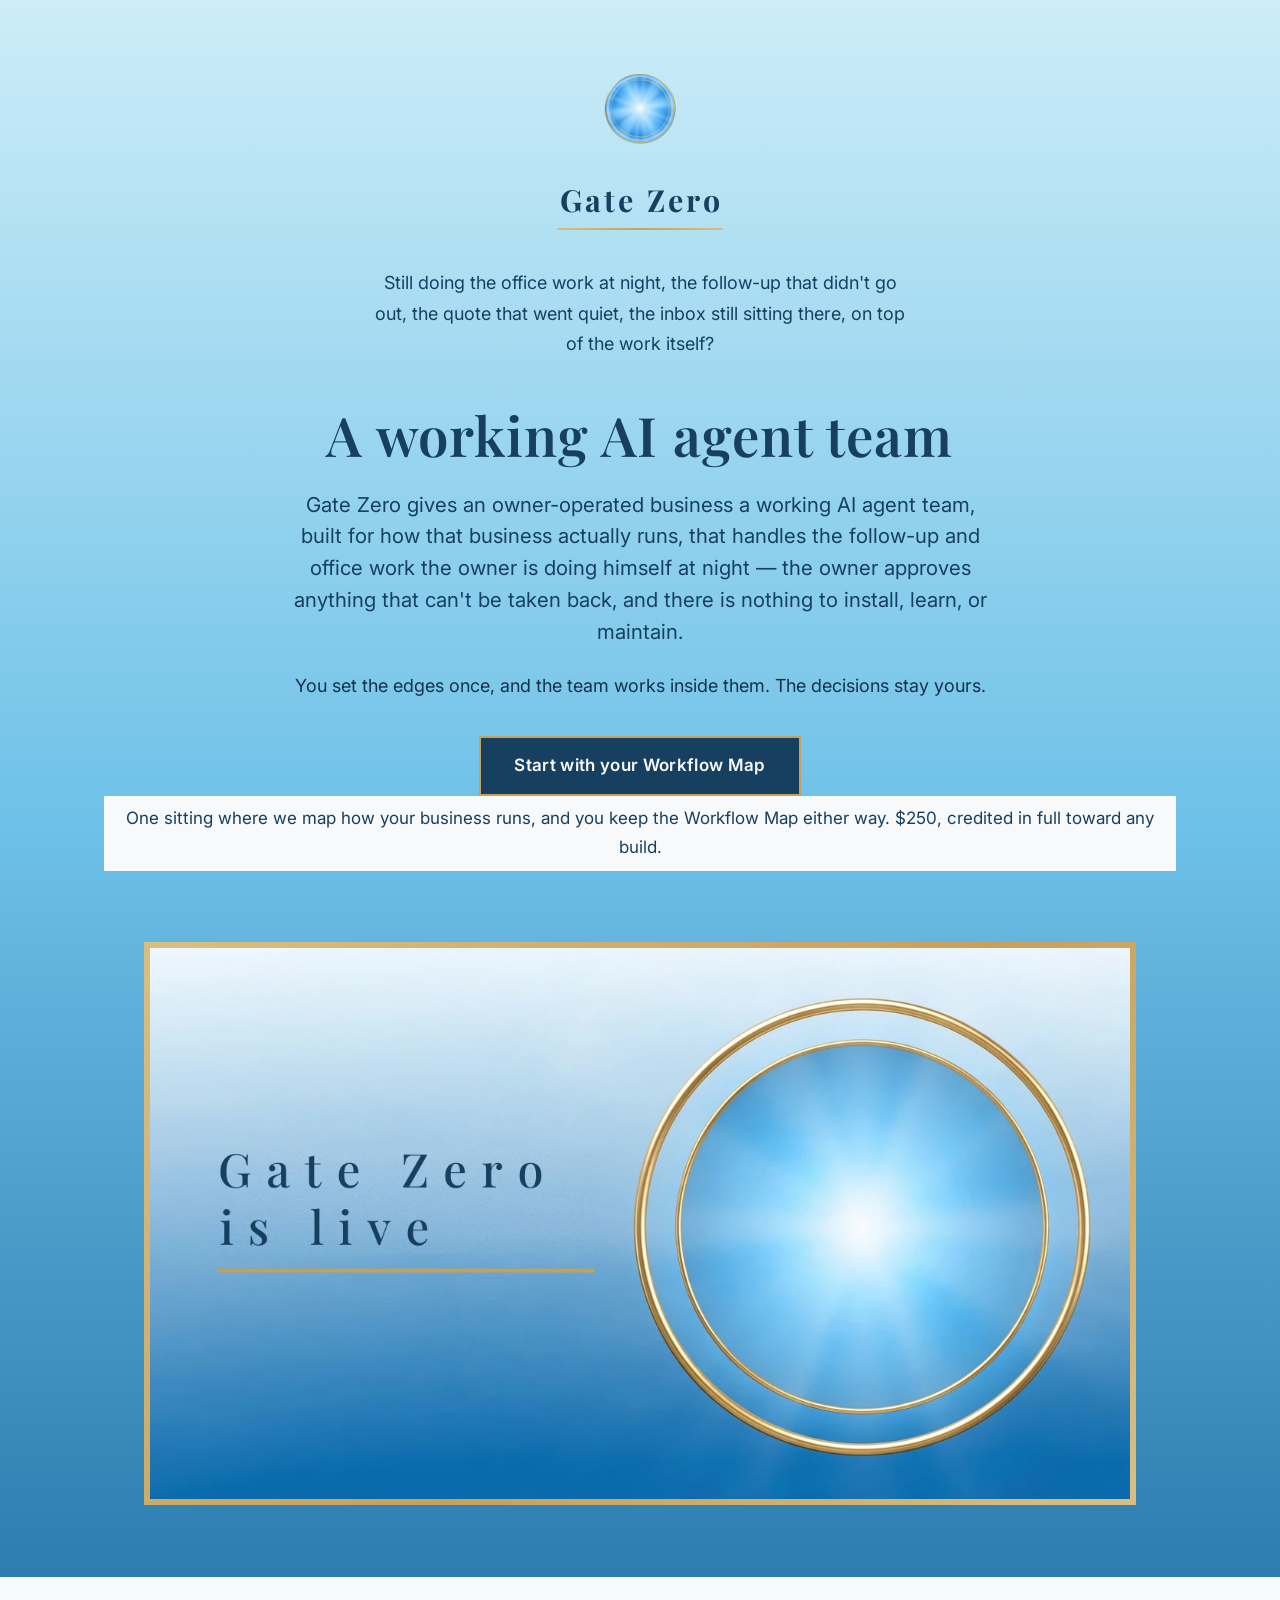
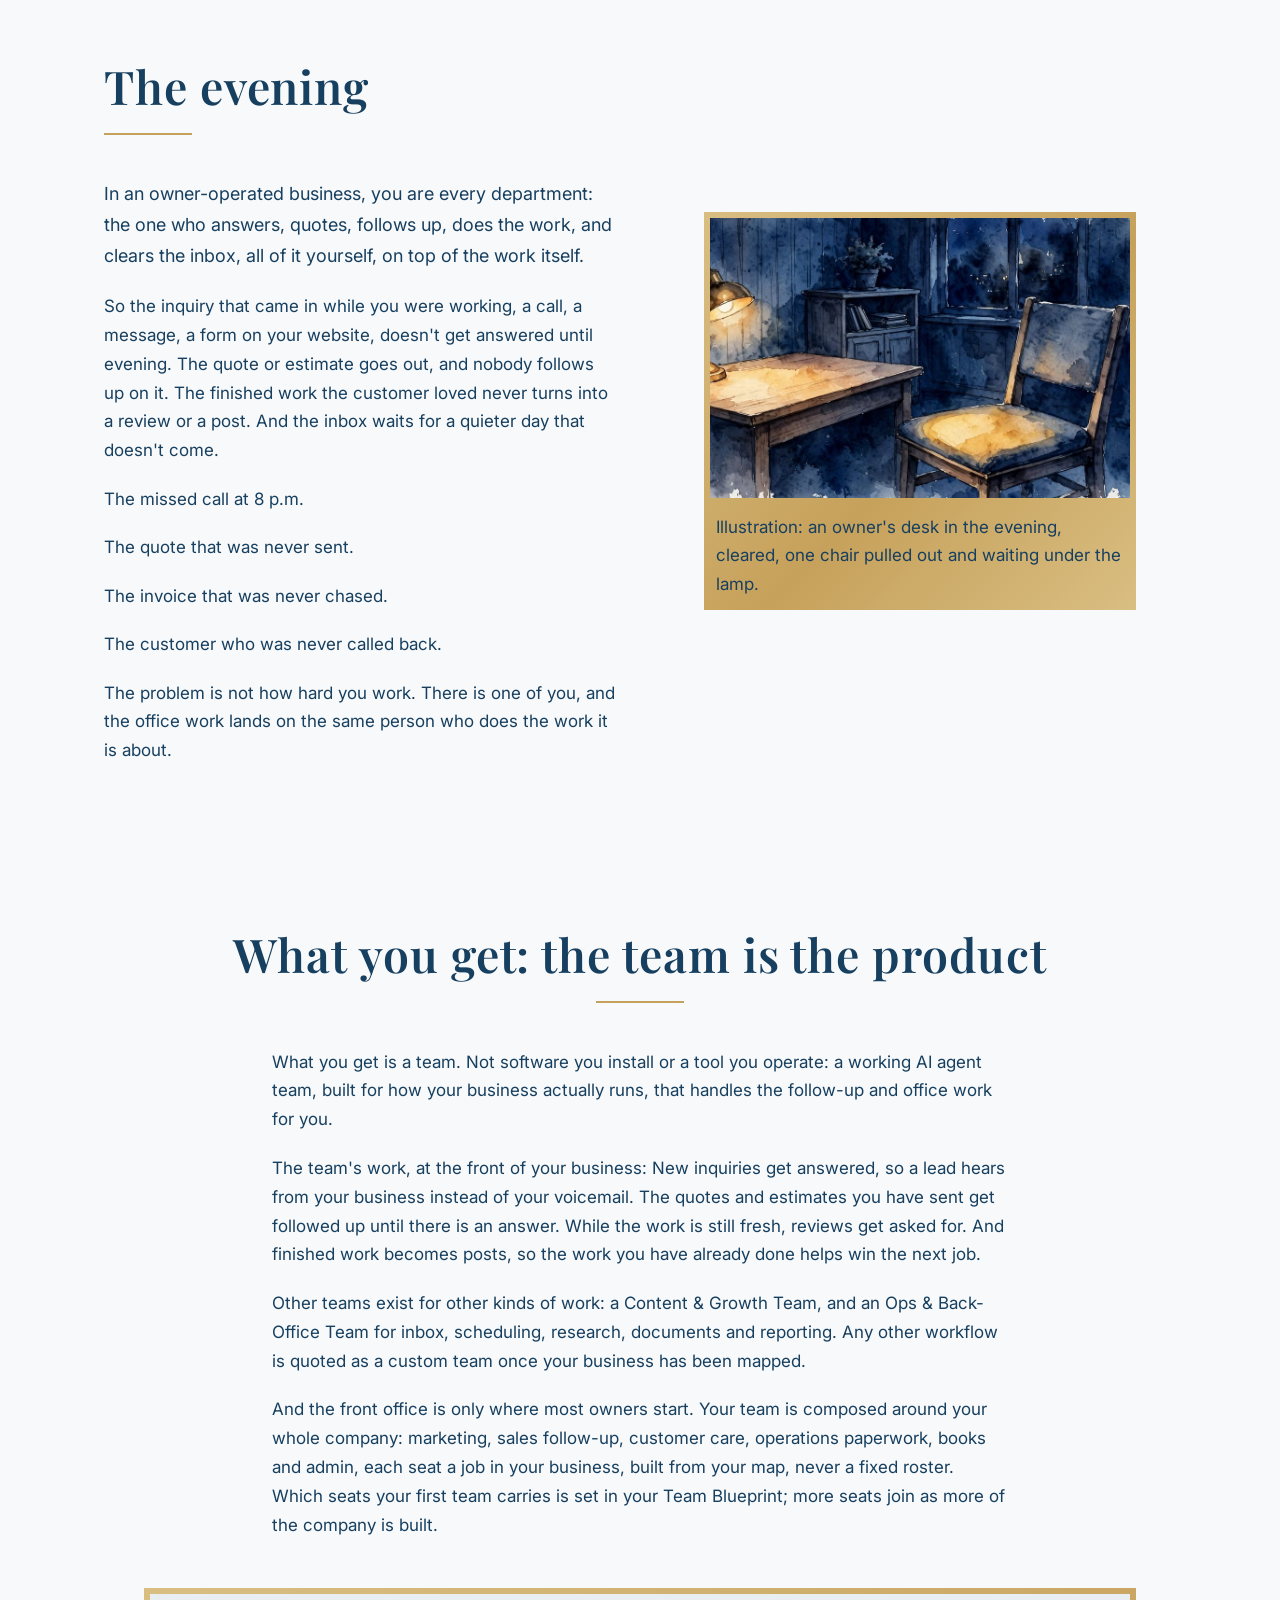
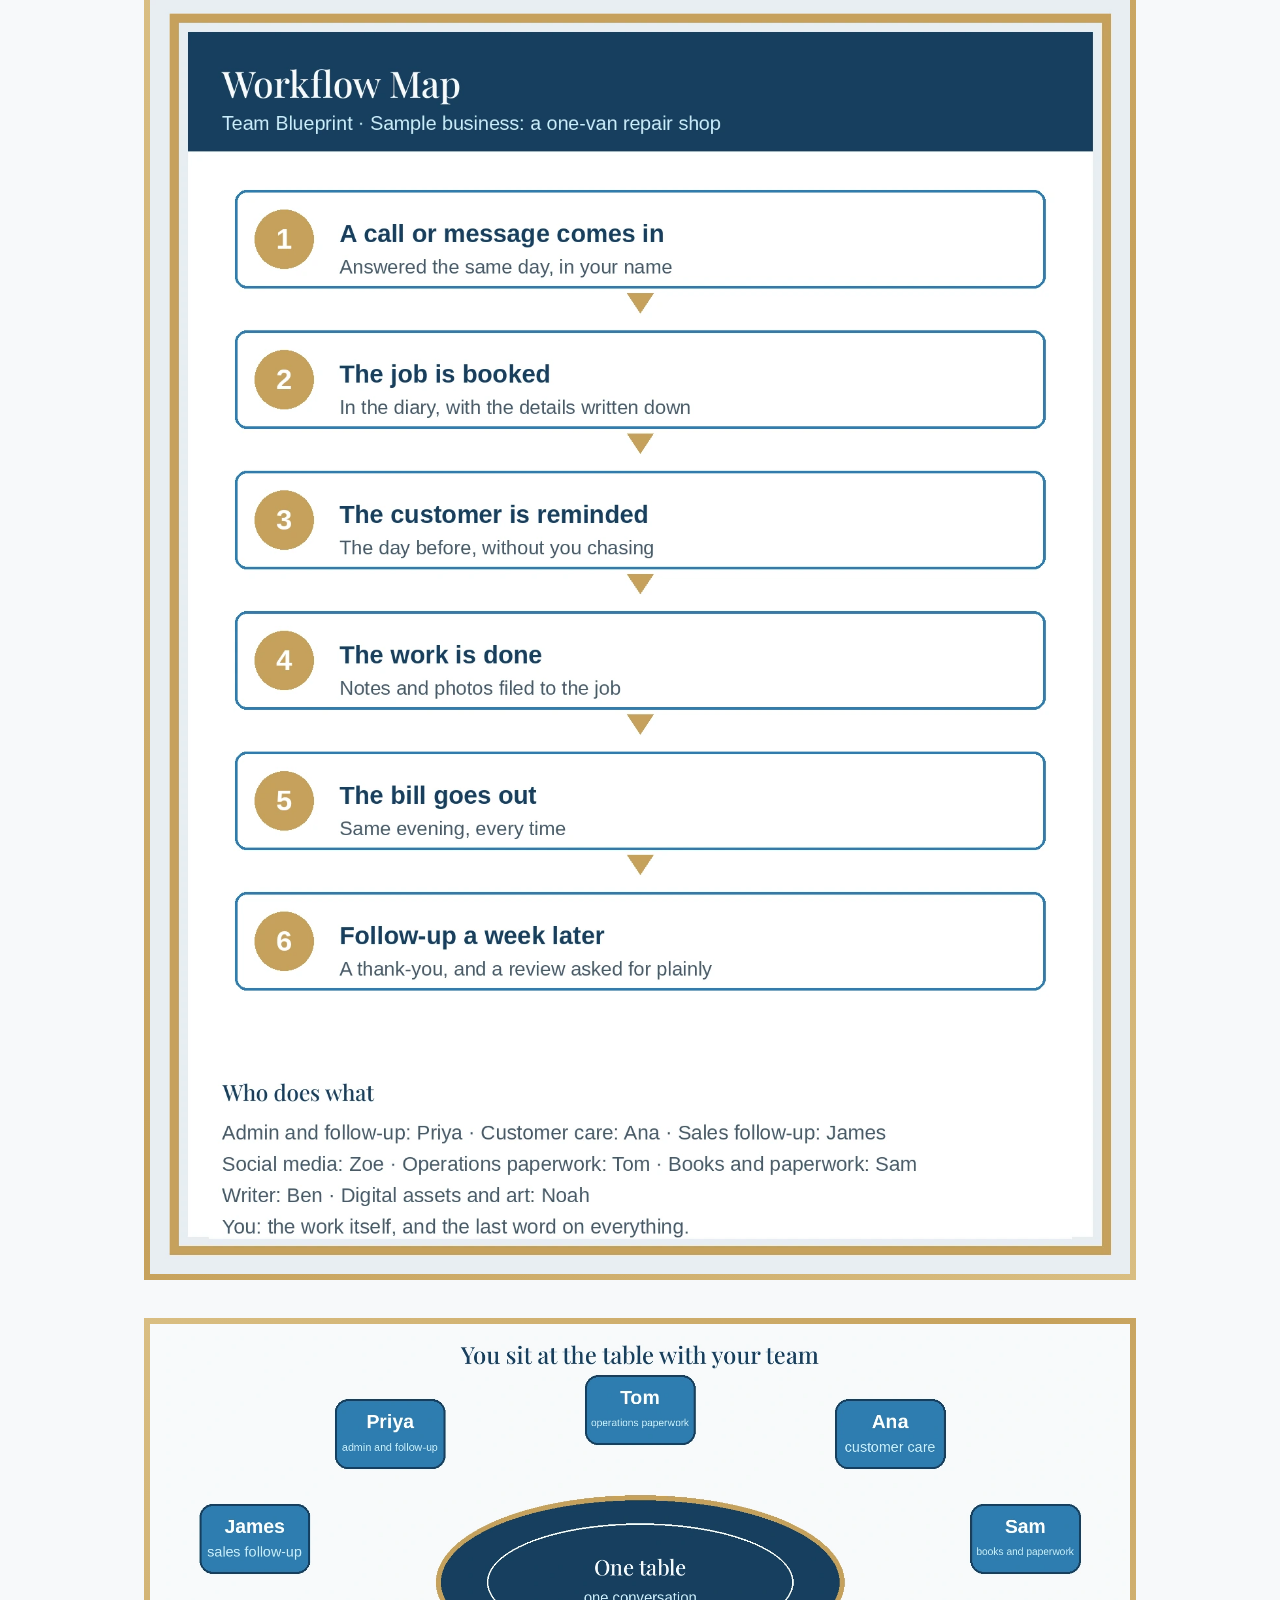
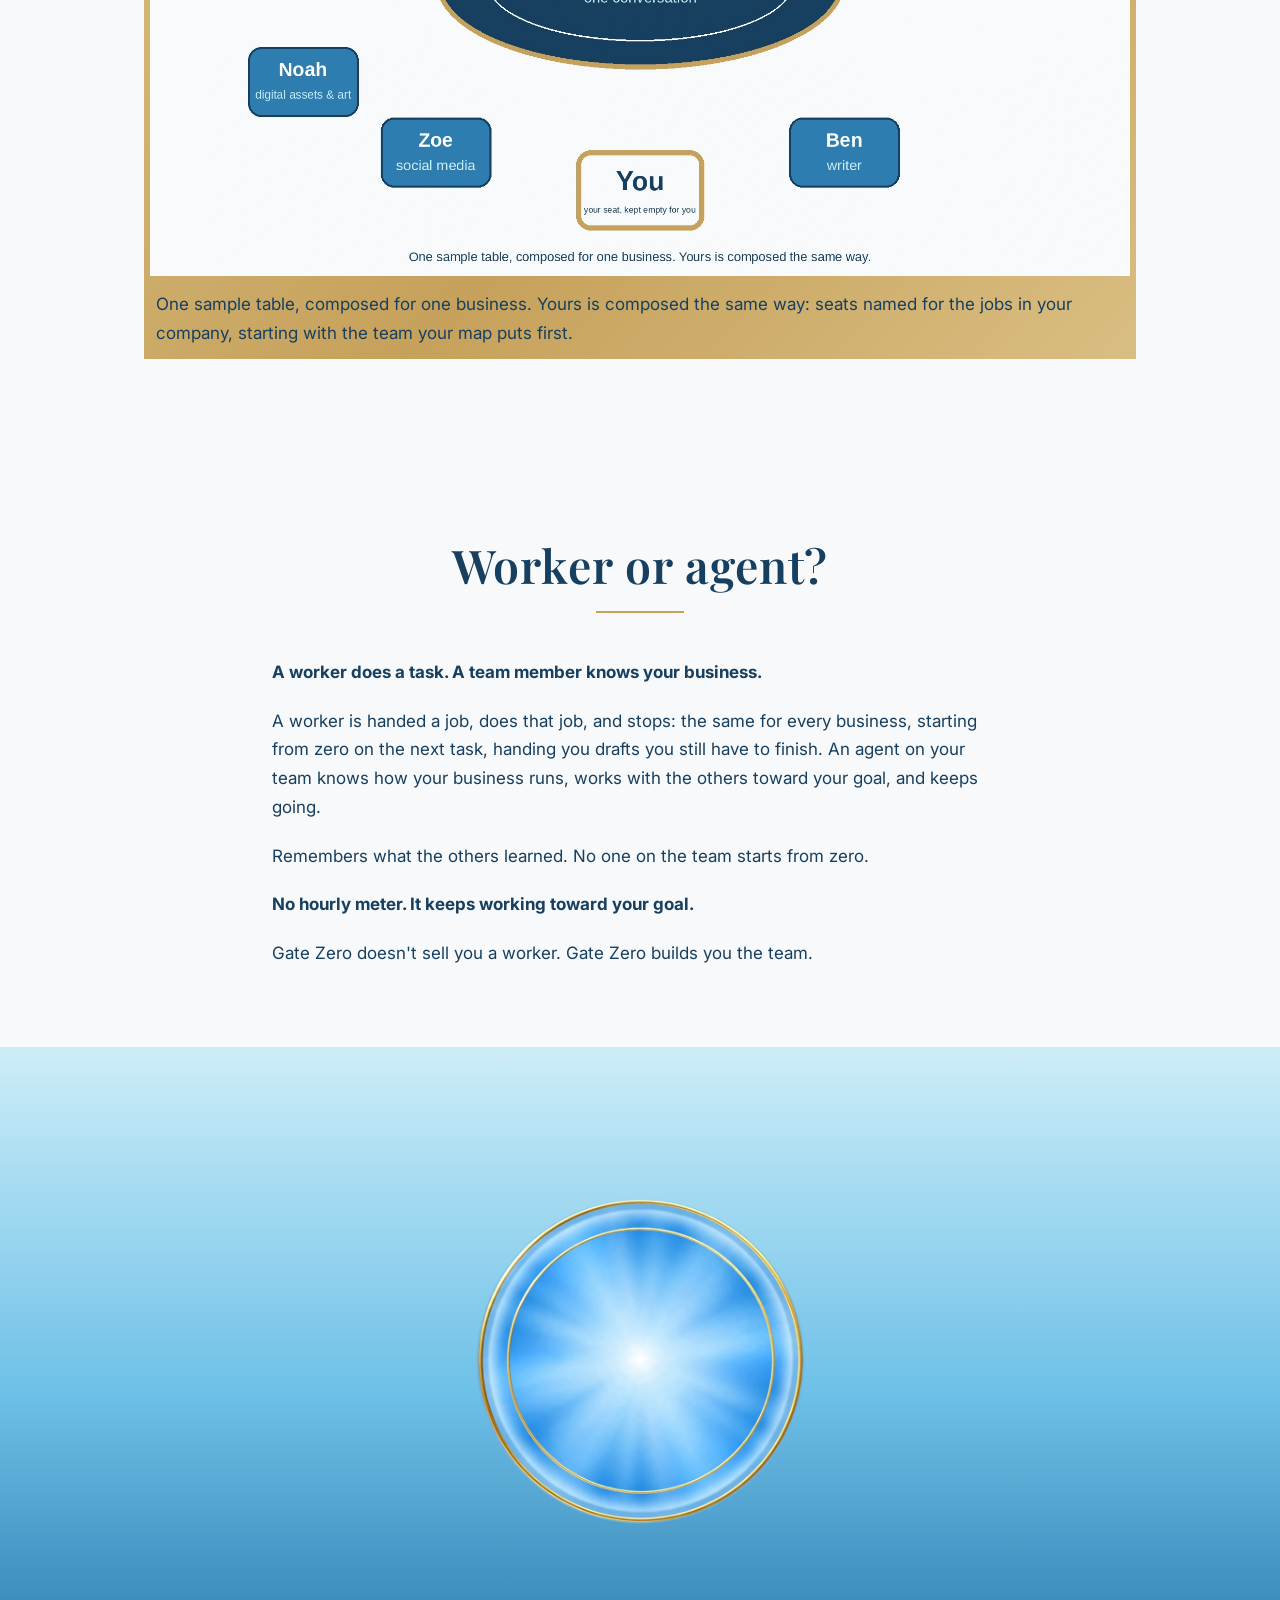
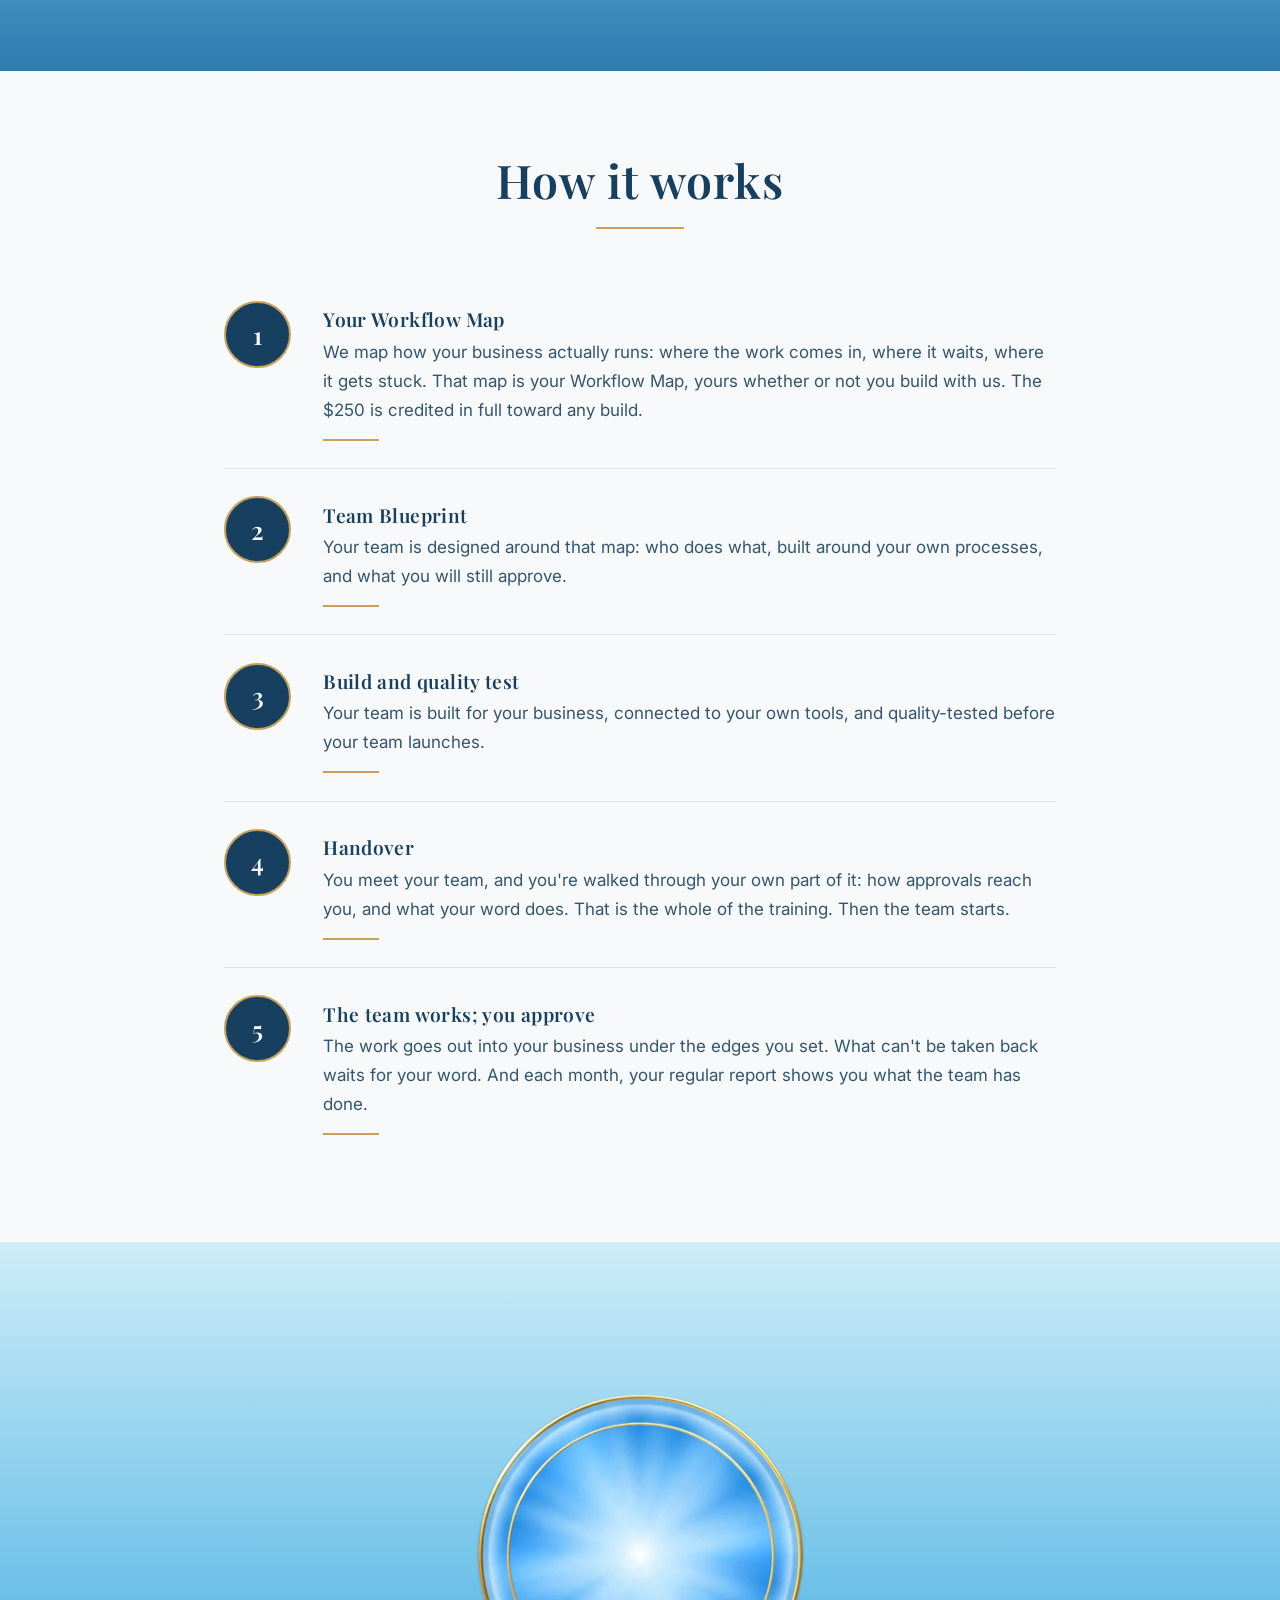
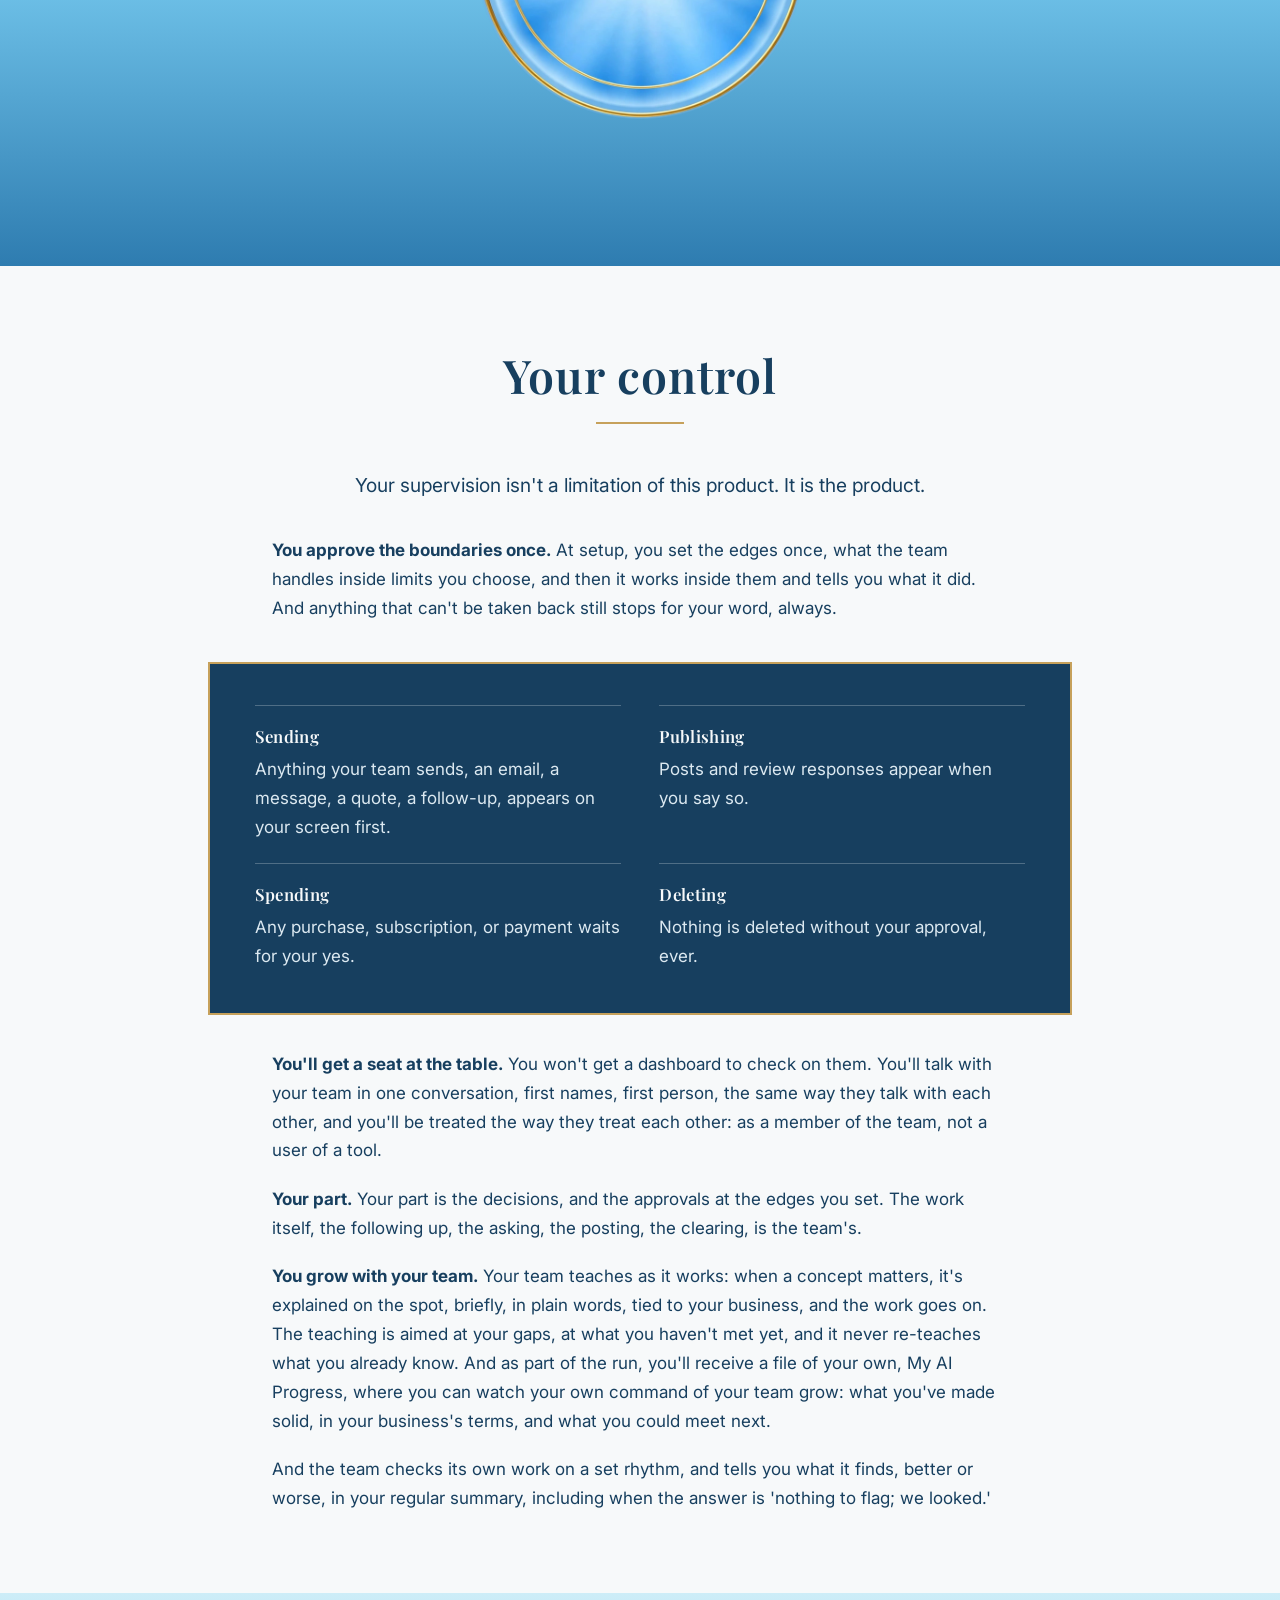
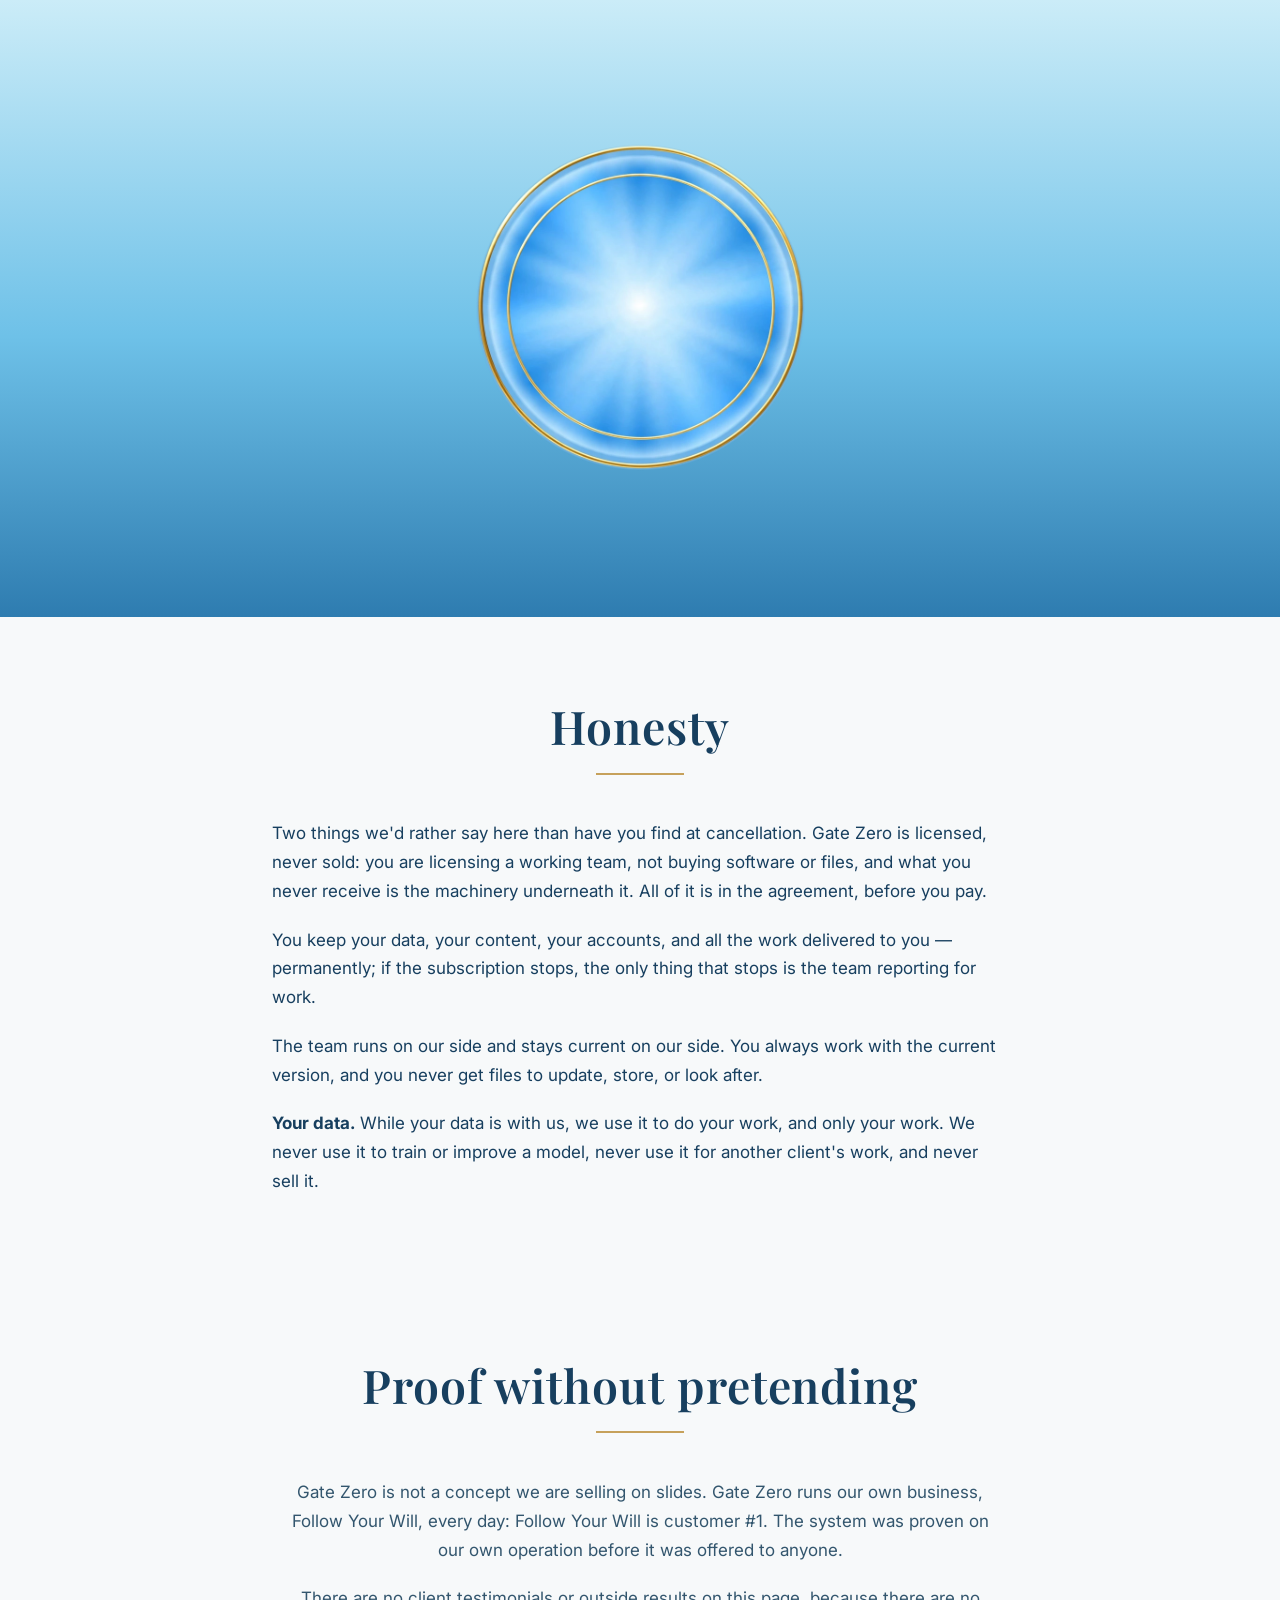
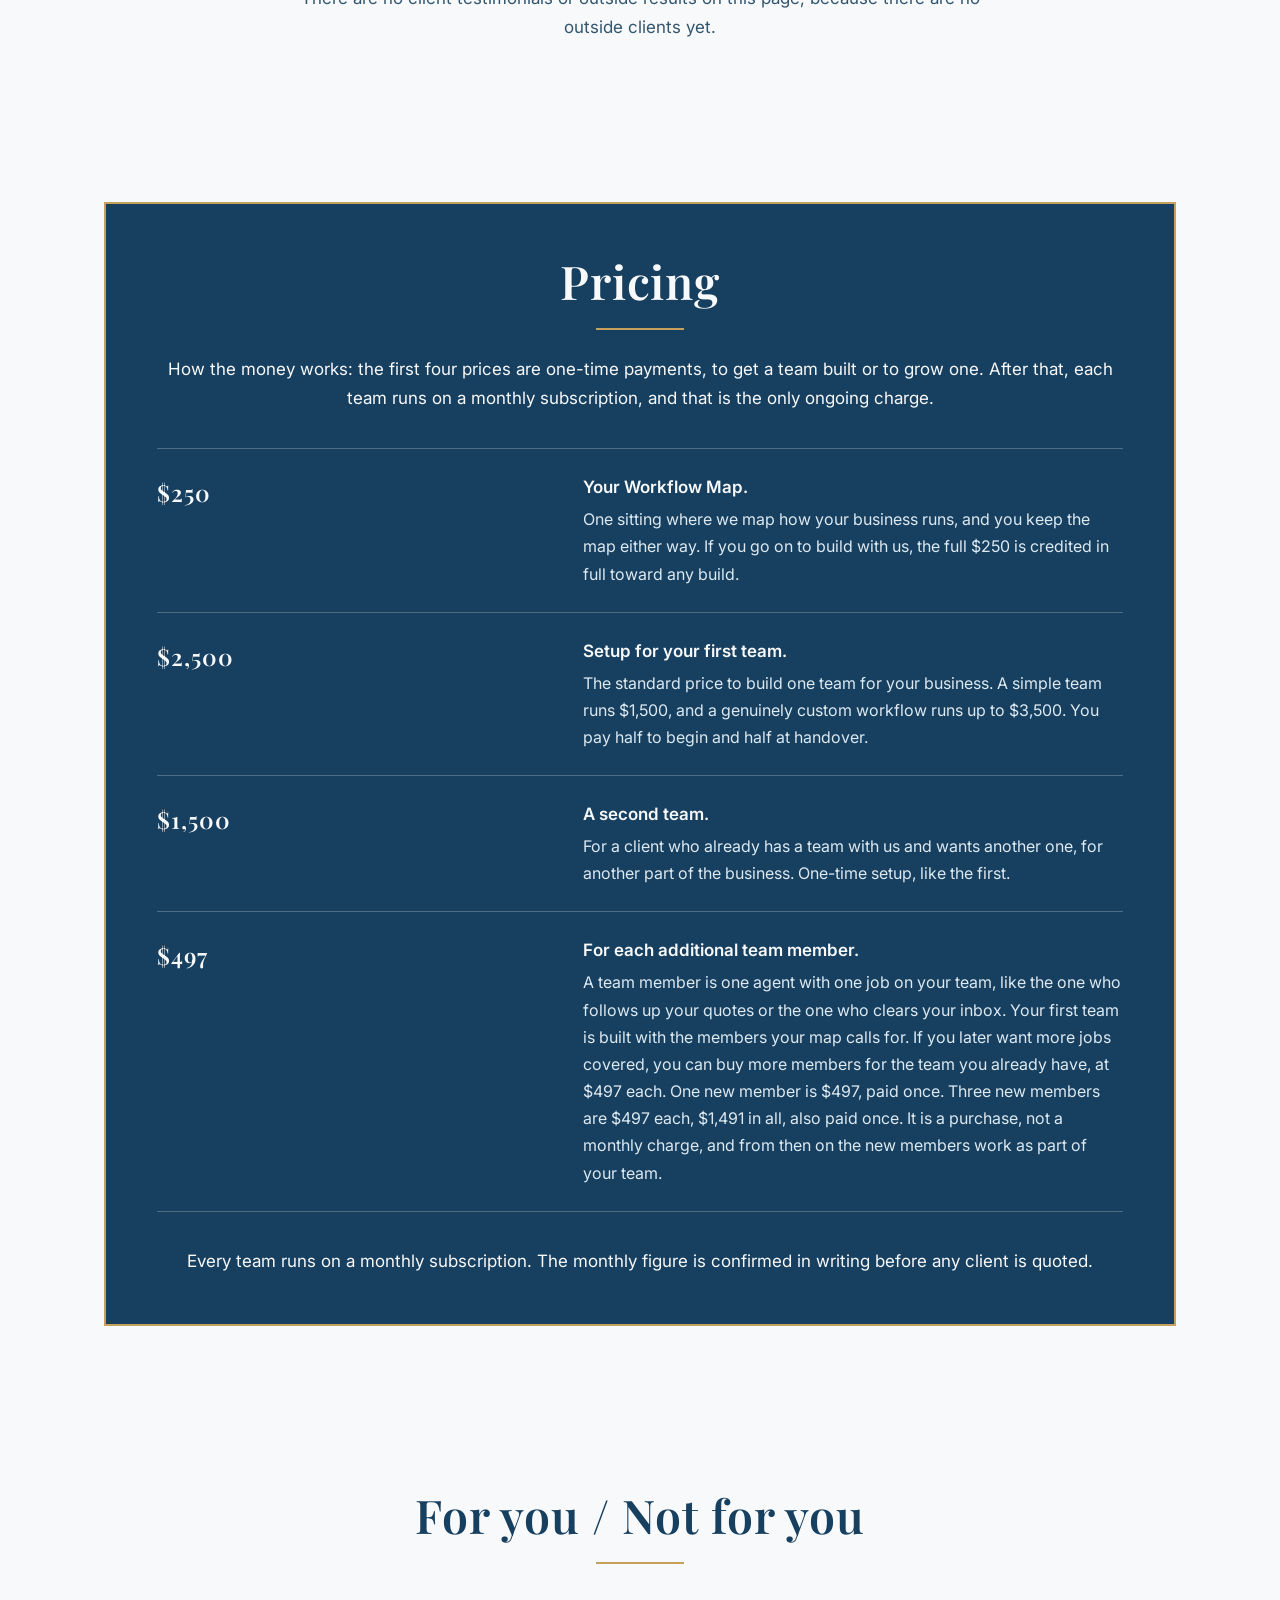
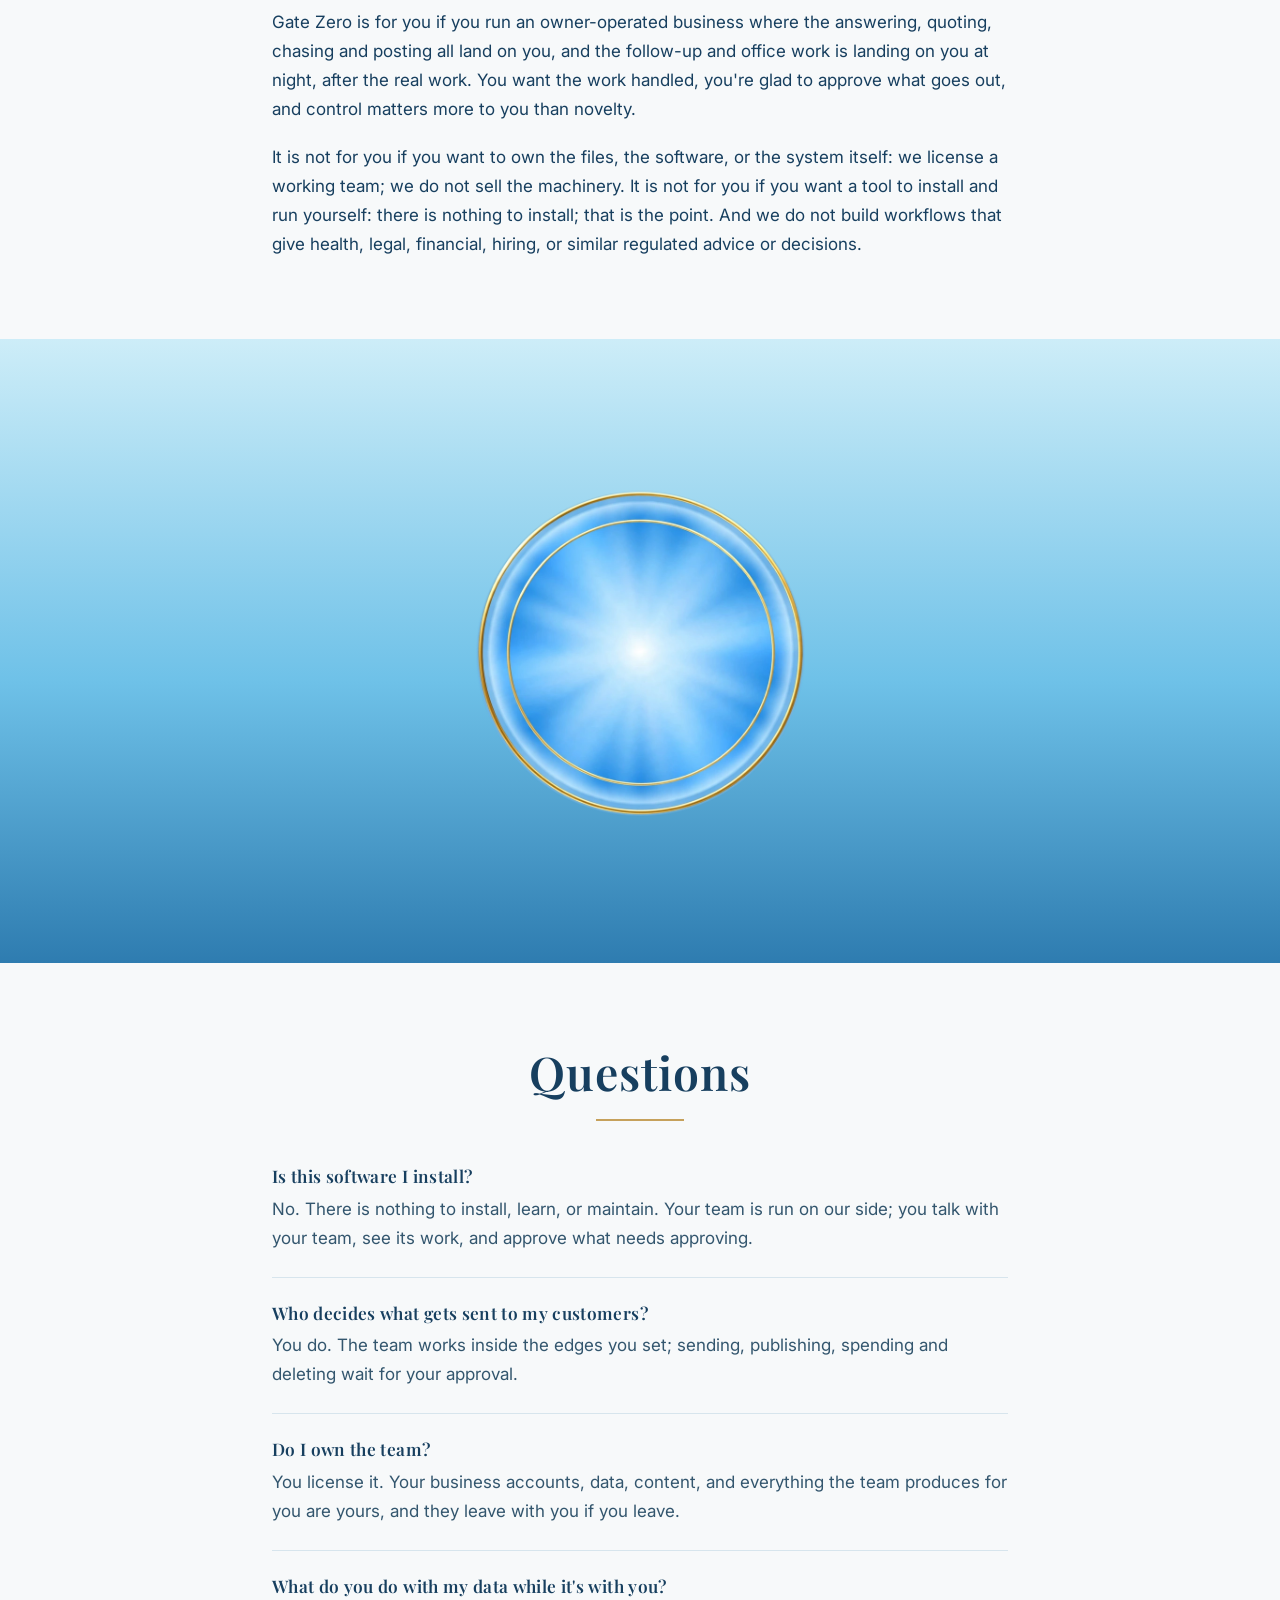
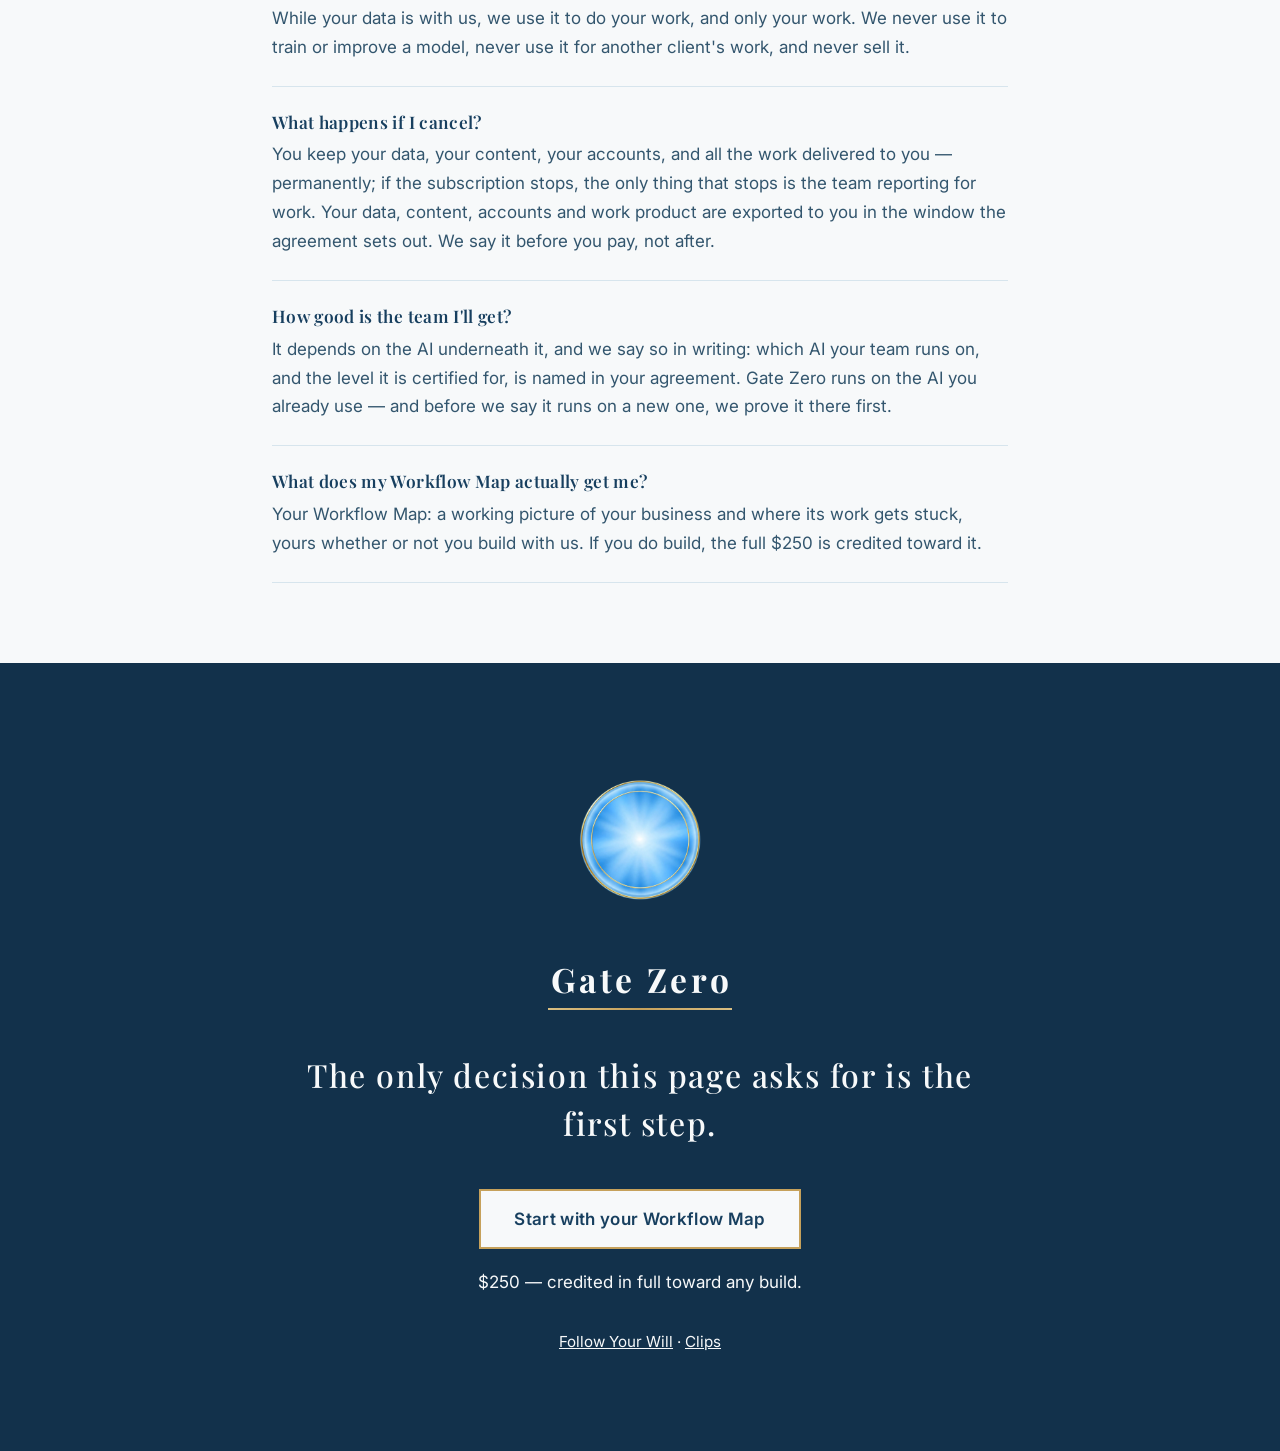
<file: preview/gate-zero/index.html>
<!doctype html>
<html lang="en">
  <head>
    <meta charset="utf-8" />
    <meta name="viewport" content="width=device-width, initial-scale=1, viewport-fit=cover" />
    <meta name="color-scheme" content="light" />
    <meta name="robots" content="noindex, nofollow" />
    <link rel="icon" type="image/webp" href="/gate-zero/mark.webp">
    <title>Gate Zero: Product Page</title>
    <link rel="preconnect" href="https://fonts.googleapis.com" />
    <link rel="preconnect" href="https://fonts.gstatic.com" crossorigin />
    <link href="https://fonts.googleapis.com/css2?family=Inter:wght@400;600;700&family=Playfair+Display:wght@500;600;700&display=swap" rel="stylesheet" />
    <style>
      :root {
        --sky: #6EC1E8;
        --sky-highlight: #CDEDF8;
        --sky-deep: #2E7CB0;
        --sky-tint: #E4F3FA;
        --gold: #C6A15B;
        --gold-soft: #D9BE82;
        --ink: #173F5F;
        --ink-deep: #12314B;
        --ivory: #F7F9FA;
        --card: #FFFFFF;
        --line: #D7E5ED;
        --text-soft: #33566E;
      }
      * { box-sizing: border-box; }
      html { scroll-behavior: smooth; }
      body {
        margin: 0;
        background: var(--ivory);
        color: var(--ink);
        font-family: "Inter", system-ui, sans-serif;
        font-size: 1.0625rem;
        line-height: 1.7;
        -webkit-font-smoothing: antialiased;
      }
      img { display: block; max-width: 100%; }
      h1, h2, h3 { font-family: "Playfair Display", serif; font-weight: 600; line-height: 1.25; margin: 0; }
      p { margin: 0 0 1.15em; }
      p:last-child { margin-bottom: 0; }
      ul { margin: 0; padding: 0; list-style: none; }

      .wrap { max-width: 70rem; margin: 0 auto; padding: 0 1.5rem; }
      .narrow { max-width: 46rem; margin: 0 auto; }

      /* ---------- The one action ---------- */
      .cta {
        display: inline-block;
        min-height: 3rem;
        padding: 0.85rem 2.1rem;
        background: var(--ink);
        color: var(--ivory);
        border: 2px solid var(--gold);
        font-family: "Inter", sans-serif;
        font-size: 1.0625rem;
        font-weight: 600;
        letter-spacing: 0.02em;
        text-decoration: none;
        text-align: center;
      }
      .cta:hover { background: var(--ink-deep); }
      .cta:focus-visible { outline: 3px solid var(--ink); outline-offset: 3px; }
      .cta.on-ink { background: var(--ivory); color: var(--ink); }
      .cta.on-ink:hover { background: #FFFFFF; }

      /* ---------- Wordmark lockup ---------- */
      .lockup { display: inline-block; text-align: center; }
      .wordmark {
        font-family: "Playfair Display", serif;
        font-weight: 700;
        letter-spacing: 0.1em;
        text-indent: 0.1em; /* optically re-centres the tracked wordmark */
        line-height: 1.2;
      }
      .lockup .rule { height: 2px; background: linear-gradient(90deg, var(--gold-soft), var(--gold), var(--gold-soft)); margin-top: 0.55rem; }

      /* ---------- Hero ---------- */
      .hero {
        background: linear-gradient(180deg, var(--sky-highlight) 0%, var(--sky) 52%, var(--sky-deep) 100%);
        text-align: center;
        padding: 3.5rem 0 4.5rem;
      }
      .hero .mark-hero { width: 6.5rem; height: 6.5rem; margin: 0 auto 1.4rem; }
      .hero .wordmark { font-size: clamp(1.35rem, 3.4vw, 1.9rem); color: var(--ink); }
      .hero h1 {
        font-size: clamp(2rem, 5.6vw, 3.4rem);
        letter-spacing: 0.02em;
        max-width: 56rem;
        margin: 2.6rem auto 0;
        color: var(--ink);
      }
      .hero .promise-lead {
        font-family: "Inter", system-ui, sans-serif;
        font-size: 1.28rem;
        line-height: 1.55;
        color: var(--ink);
        max-width: 44rem;
        margin: 1.2rem auto 0;
      }
      .hero .one-line {
        max-width: 44rem;
        margin: 1.5rem auto 0;
        font-size: 1.125rem;
        color: var(--ink-deep);
      }
      .hero .cta { margin-top: 2.1rem; }
      .hero .cta + p { background: var(--ivory); display: inline-block; padding: 0.55rem 1.1rem; }
      .hero figure { margin: 3.2rem auto 0; max-width: 62rem; }

      /* Gold-framed photographic panels */
      figure.framed {
        background: linear-gradient(135deg, var(--gold-soft), var(--gold) 55%, var(--gold-soft));
        padding: 6px;
      }
      figure.framed img { width: 100%; height: 100%; object-fit: cover; }
      .hero figure.framed img { aspect-ratio: 16 / 9; }

      /* ---------- Sections ---------- */
      section.work { padding: 5rem 0; }
      .sec-head { text-align: center; margin-bottom: 2.8rem; }
      .sec-head h2 { font-size: clamp(1.85rem, 4.6vw, 2.9rem); letter-spacing: 0.02em; }
      .sec-head .rule { width: 5.5rem; height: 2px; background: var(--gold); margin: 1.1rem auto 0; }
      .sec-head.left { text-align: left; }
      .sec-head.left .rule { margin-left: 0; }

      /* Recognition */
      .recognition-grid { display: grid; grid-template-columns: 1fr 1fr; gap: 3rem; align-items: center; }
      .recognition-grid figure.framed img { aspect-ratio: 3 / 2; }
      .recognition-grid .lead-in { font-size: 1.125rem; }

      /* What your team does */
      .band-head {
        background: var(--sky-tint);
        border-bottom: 2px solid var(--gold);
        padding: 2.6rem 1.5rem 2.2rem;
        text-align: center;
        margin: -5rem -0rem 3rem;
      }
      .jobs { display: grid; grid-template-columns: 1fr 1fr; gap: 1.4rem; margin: 2.2rem 0 2.6rem; }
      .job {
        background: var(--card);
        border: 1px solid var(--line);
        border-top: 3px solid var(--gold);
        padding: 1.6rem 1.7rem;
      }
      .job h3 { font-size: 1.12rem; letter-spacing: 0.02em; margin-bottom: 0.55rem; }
      .job p { color: var(--text-soft); font-size: 1rem; }
      .team-lead { font-family: "Playfair Display", serif; font-weight: 500; font-size: 1.25rem; letter-spacing: 0.05em; text-align: center; }
      .other-teams { color: var(--text-soft); font-style: italic; }

      /* What you receive */
      .receive { display: grid; grid-template-columns: repeat(3, 1fr); gap: 1.4rem; margin-bottom: 2.6rem; }
      .receive .item { background: var(--card); border: 1px solid var(--line); }
      .receive .item header {
        background: var(--sky-tint);
        border-bottom: 2px solid var(--gold);
        padding: 0.95rem 1.3rem;
      }
      .receive .item h3 { font-size: 1.05rem; letter-spacing: 0.02em; }
      .receive .item p { padding: 1.1rem 1.3rem 1.3rem; color: var(--text-soft); font-size: 1rem; margin: 0; }
      .never-receive {
        border: 1px solid var(--line);
        border-left: 3px solid var(--gold);
        background: var(--card);
        padding: 1.5rem 1.8rem;
      }

      /* Sky-field divider — the monumental gate */
      .divider {
        background: linear-gradient(180deg, var(--sky-highlight) 0%, var(--sky) 55%, var(--sky-deep) 100%);
        padding: 4.5rem 1.5rem;
        text-align: center;
      }
      .divider .mark-grand { width: min(68vw, 30rem); height: auto; margin: 0 auto; }
      .divider.bare { padding: 2.2rem 1.5rem; }

      /* How it works */
      .steps { counter-reset: step; }
      .step { display: grid; grid-template-columns: 4.6rem 1fr; gap: 1.6rem; padding: 1.7rem 0; border-bottom: 1px solid var(--line); }
      .step:last-child { border-bottom: none; }
      .step .disc {
        width: 4.2rem; height: 4.2rem; border-radius: 50%;
        background: var(--ink);
        border: 2px solid var(--gold);
        color: var(--ivory);
        font-family: "Playfair Display", serif;
        font-size: 1.55rem; font-weight: 600;
        display: flex; align-items: center; justify-content: center;
      }
      .step h3 { font-size: 1.2rem; letter-spacing: 0.02em; margin-bottom: 0.4rem; padding-top: 0.4rem; }
      .step p { color: var(--text-soft); margin: 0; }
      .step .gold-rule { width: 3.5rem; height: 2px; background: var(--gold); margin-top: 0.9rem; }
      .path-intro { text-align: center; font-size: 1.125rem; margin-bottom: 1rem; }
      .built-on {
        margin-top: 3rem;
        background: var(--sky-tint);
        border: 1px solid var(--line);
        border-top: 3px solid var(--gold);
        padding: 2.2rem 2.4rem;
      }
      .built-on h3 { font-size: 1.45rem; letter-spacing: 0.02em; text-align: center; margin-bottom: 1.2rem; }
      .built-on p { color: var(--text-soft); }

      /* You stay in control */
      .control-panel {
        background: var(--ink);
        color: var(--ivory);
        border: 2px solid var(--gold);
        padding: 2.6rem 2.8rem;
        margin-top: 2.4rem;
      }
      .control-panel ul { display: grid; grid-template-columns: 1fr 1fr; gap: 1.3rem 2.4rem; }
      .control-panel li { border-top: 1px solid rgba(247, 249, 250, 0.25); padding-top: 1rem; }
      .control-panel li strong {
        display: block;
        font-family: "Playfair Display", serif;
        font-weight: 600;
        letter-spacing: 0.02em;
        font-size: 1.05rem;
        margin-bottom: 0.3rem;
      }
      .control-panel li span { color: #DCE9F1; }
      .control-lede { text-align: center; font-size: 1.2rem; max-width: 42rem; margin: 0 auto; }
      .control-lede strong { font-family: "Playfair Display", serif; font-weight: 500; letter-spacing: 0.04em; }
      .control-close { text-align: center; margin-top: 2.2rem; color: var(--text-soft); }

      /* Nothing to maintain — the wall, on the sky field */
      .wall {
        background: linear-gradient(180deg, var(--sky-highlight) 0%, var(--sky) 55%, var(--sky-deep) 100%);
        padding: 5rem 0;
      }
      .wall .sec-head h2 { color: var(--ink); }
      .wall-panel {
        background: var(--ink);
        color: var(--ivory);
        border: 2px solid var(--gold);
        padding: 2.8rem 3rem;
        max-width: 54rem;
        margin: 0 auto;
      }
      .wall-panel p { color: #E8F0F5; }
      .wall-panel strong { color: #FFFFFF; }

      /* Proof — kept at its scoped size */
      .proof { max-width: 44rem; margin: 0 auto; text-align: center; }
      .proof .fact {
        font-family: "Playfair Display", serif;
        font-weight: 500;
        font-size: 1.3rem;
        letter-spacing: 0.05em;
        line-height: 1.55;
        margin-bottom: 1.6rem;
      }
      .proof p { color: var(--text-soft); }

      /* Pricing — Gate Ink panel */
      .pricing-panel {
        background: var(--ink);
        color: var(--ivory);
        border: 2px solid var(--gold);
        padding: 3rem 3.2rem;
      }
      .pricing-panel .sec-head h2 { color: var(--ivory); }
      .pricing-status {
        text-align: center;
        font-weight: 600;
        letter-spacing: 0.06em;
        font-size: 1rem;
        color: var(--ivory);
        border: 1px solid rgba(247, 249, 250, 0.4);
        padding: 0.8rem 1rem;
        margin: -0.8rem auto 2.6rem;
        max-width: 44rem;
      }
      .price-rows { border-top: 1px solid rgba(247, 249, 250, 0.25); }
      .price-row { display: grid; grid-template-columns: 1fr 1.4fr; gap: 1rem 2.5rem; padding: 1.5rem 0; border-bottom: 1px solid rgba(247, 249, 250, 0.25); }
      .price-row .figure { font-family: "Playfair Display", serif; font-size: 1.45rem; font-weight: 600; letter-spacing: 0.04em; }
      .price-row .what { font-weight: 600; margin-bottom: 0.25rem; }
      .price-row .detail { color: #DCE9F1; font-size: 1rem; }
      .tiers { display: grid; grid-template-columns: repeat(3, 1fr); gap: 1.2rem; margin: 1.2rem 0 0.6rem; }
      .tier {
        border: 1px solid rgba(247, 249, 250, 0.4);
        padding: 1.3rem 1.2rem;
        text-align: center;
      }
      .tier .amount { font-family: "Playfair Display", serif; font-size: 1.5rem; font-weight: 600; display: block; }
      .tier .drafted {
        display: block;
        margin-top: 0.5rem;
        font-size: 0.95rem;
        font-weight: 600;
        letter-spacing: 0.06em;
        text-indent: 0.06em;
      }
      .tier.addon { grid-column: 1 / -1; }
      .open-decision {
        margin-top: 2.2rem;
        border: 1px solid rgba(247, 249, 250, 0.4);
        padding: 1.6rem 1.8rem;
      }
      .open-decision .what { font-weight: 600; margin-bottom: 0.4rem; }
      .open-decision p { color: #DCE9F1; margin: 0; }

      /* For you / not for you */
      .fit { display: grid; grid-template-columns: 1fr 1fr; gap: 0; }
      .fit .col { padding: 0 2.6rem; }
      .fit .col:first-child { border-right: 2px solid var(--gold); padding-left: 0; }
      .fit .col:last-child { padding-right: 0; }
      .fit h3 { font-size: 1.2rem; letter-spacing: 0.02em; margin-bottom: 1.3rem; }
      .fit li { padding: 0.9rem 0 0.9rem 1.4rem; position: relative; border-top: 1px solid var(--line); color: var(--text-soft); }
      .fit li:first-of-type { border-top: none; padding-top: 0.2rem; }
      .fit li::before { content: ""; position: absolute; left: 0; top: 1.45rem; width: 0.55rem; height: 2px; background: var(--gold); }
      .fit li:first-of-type::before { top: 0.75rem; }

      /* FAQ */
      .faq { max-width: 46rem; margin: 0 auto; }
      .faq .qa { padding: 1.5rem 0; border-bottom: 1px solid var(--line); }
      .faq .qa:first-child { padding-top: 0; }
      .faq h3 { font-size: 1.08rem; letter-spacing: 0.02em; margin-bottom: 0.5rem; }
      .faq p { color: var(--text-soft); margin: 0; }
      .faq-cta { text-align: center; margin-top: 3rem; }

      /* Final close */
      .close {
        background: var(--ink-deep);
        color: var(--ivory);
        text-align: center;
        padding: 5.5rem 1.5rem 6rem;
      }
      .close .mark-close { width: 11rem; height: 11rem; margin: 0 auto 2rem; }
      .close .wordmark { font-size: clamp(1.5rem, 4vw, 2.1rem); color: var(--ivory); }
      .close .close-line {
        font-family: "Playfair Display", serif;
        font-weight: 500;
        font-size: clamp(1.35rem, 3.6vw, 2rem);
        letter-spacing: 0.05em;
        line-height: 1.5;
        max-width: 46rem;
        margin: 2.6rem auto 0;
      }
      .close .cta { margin-top: 2.6rem; }

      @media (max-width: 56rem) {
        section.work { padding: 3.6rem 0; }
        .recognition-grid, .jobs, .fit { grid-template-columns: 1fr; }
        .recognition-grid { gap: 2rem; }
        .receive { grid-template-columns: 1fr 1fr; }
        .control-panel ul { grid-template-columns: 1fr; }
        .fit .col { padding: 0; }
        .fit .col:first-child { border-right: none; border-bottom: 2px solid var(--gold); padding-bottom: 2.2rem; margin-bottom: 2.2rem; }
        .price-row { grid-template-columns: 1fr; gap: 0.4rem; }
        .tiers { grid-template-columns: 1fr; }
        .wall-panel, .pricing-panel, .control-panel, .built-on { padding: 2rem 1.4rem; }
        .band-head { margin-top: -3.6rem; }
      }
      @media (max-width: 34rem) {
        .receive { grid-template-columns: 1fr; }
        .step { grid-template-columns: 3.6rem 1fr; gap: 1.1rem; }
        .step .disc { width: 3.4rem; height: 3.4rem; font-size: 1.25rem; }
        .hero { padding-top: 2.6rem; }
      }
      @media (max-width: 640px) {
        section.work { padding: 5rem 0; }
        .sec-head { margin-bottom: 3.2rem; }
        p { margin-bottom: 1.35em; }
        section.work figure.framed { margin-top: 2.6rem; margin-bottom: 2.6rem; }
        .step { padding: 2.2rem 0; }
        .faq .qa { padding: 1.9rem 0; }
        .divider { padding: 2.8rem 1.5rem; }
        .divider .mark-grand { width: min(52vw, 30rem); }
      }
      @media (prefers-reduced-motion: reduce) {
        html { scroll-behavior: auto; }
      }
          .cta { position: relative; }
      .cta::after { content: ""; position: absolute; inset: -0.5rem; }
    .house-links{margin-top:2rem;font-size:.95rem}
.house-links a{color:inherit}
</style>
  <meta property="og:image" content="https://followyourwill.com/gate-zero/cover-photo.png">
<meta name="twitter:image" content="https://followyourwill.com/gate-zero/cover-photo.png">
<meta property="og:title" content="Gate Zero: Product Page">
<meta name="twitter:card" content="summary_large_image">
<link rel="canonical" href="https://followyourwill.com/gate-zero/">
</head>
<body>
    <header class="hero">
      <div class="wrap">
        <img class="mark-hero" src="/gate-zero/mark.webp" alt="The Gate Zero mark — a golden ring with a single point of white light at its centre" width="1024" height="1024" style="object-fit: contain" />
        <a href="/" style="text-decoration:none;color:inherit"><div class="lockup">
          <div class="wordmark">Gate Zero</div>
          <div class="rule"></div>
        </div></a>
        <p class="one-line" style="margin-top:2.4rem;max-width:34rem;color:var(--ink)">Still doing the office work at night, the follow-up that didn't go out, the quote that went quiet, the inbox still sitting there, on top of the work itself?</p>
        <h1>A working AI agent team</h1>
        <p class="promise-lead">Gate Zero gives an owner-operated business a working AI agent team, built for how that business actually runs, that handles the follow-up and office work the owner is doing himself at night — the owner approves anything that can't be taken back, and there is nothing to install, learn, or maintain.</p>
        <p class="one-line">You set the edges once, and the team works inside them. The decisions stay yours.</p>
        <a class="cta" href="/preview/checkout/">Start with your Workflow Map</a>
        <p>One sitting where we map how your business runs, and you keep the Workflow Map either way. $250, credited in full toward any build.</p>
        <figure class="framed">
          <img src="/gate-zero/hero.webp" alt="Banner: the words Gate Zero is live beside two golden rings around a point of white light on a blue sky" width="1280" height="720" />
        </figure>
      </div>
    </header>

  <main>
    <section class="work" aria-labelledby="evening-h">
      <div class="wrap">
        <div class="recognition-grid">
          <div>
            <div class="sec-head left">
              <h2 id="evening-h">The evening</h2>
              <div class="rule"></div>
            </div>
            <p class="lead-in">In an owner-operated business, you are every department: the one who answers, quotes, follows up, does the work, and clears the inbox, all of it yourself, on top of the work itself.</p>
            <p>So the inquiry that came in while you were working, a call, a message, a form on your website, doesn't get answered until evening. The quote or estimate goes out, and nobody follows up on it. The finished work the customer loved never turns into a review or a post. And the inbox waits for a quieter day that doesn't come.</p>
            <p>The missed call at 8 p.m.</p><p>The quote that was never sent.</p><p>The invoice that was never chased.</p><p>The customer who was never called back.</p>
            <p>The problem is not how hard you work. There is one of you, and the office work lands on the same person who does the work it is about.</p>
          </div>
          <figure class="framed">
            <img src="/gate-zero/recognition.jpg" alt="Illustration for the Recognition section of the Gate Zero page — the owner's picked art for this slot" width="1200" height="600" />
            <figcaption style="padding:0.9rem 0.4rem 0.3rem">Illustration: an owner's desk in the evening, cleared, one chair pulled out and waiting under the lamp.</figcaption>
          </figure>
        </div>
      </div>
    </section>

    <section class="work" aria-labelledby="get-h">
      <div class="wrap">
        <div class="sec-head">
          <h2 id="get-h">What you get: the team is the product</h2>
          <div class="rule"></div>
        </div>
        <div class="narrow">
          <p>What you get is a team. Not software you install or a tool you operate: a working AI agent team, built for how your business actually runs, that handles the follow-up and office work for you.</p>
          <p>The team's work, at the front of your business: New inquiries get answered, so a lead hears from your business instead of your voicemail. The quotes and estimates you have sent get followed up until there is an answer. While the work is still fresh, reviews get asked for. And finished work becomes posts, so the work you have already done helps win the next job.</p>
          <p>Other teams exist for other kinds of work: a Content &amp; Growth Team, and an Ops &amp; Back-Office Team for inbox, scheduling, research, documents and reporting. Any other workflow is quoted as a custom team once your business has been mapped.</p>
          <p>And the front office is only where most owners start. Your team is composed around your whole company: marketing, sales follow-up, customer care, operations paperwork, books and admin, each seat a job in your business, built from your map, never a fixed roster. Which seats your first team carries is set in your Team Blueprint; more seats join as more of the company is built.</p>
        </div>
        <figure class="framed" style="margin-top:3rem">
          <img src="/gate-zero/artefact.webp" alt="A Workflow Map page for a sample one-van repair shop, as declared on the page itself: six plain steps, and who does what at the foot — the who-line quoting all eight of the Seat picture&#x27;s seats exactly, operations paperwork included." width="1500" height="1960" />
        </figure>
        <figure class="framed" style="margin-top:2.4rem">
          <img src="/gate-zero/seat.webp" alt="A ring of seats at one table, seen from the owner&#x27;s side: all eight filled seats carry plain first names and the business&#x27;s own areas — admin and follow-up, customer care, sales follow-up, social media, operations paperwork, books and paperwork, writer, and digital assets and art — and the near seat stands empty, outlined in gold, labelled You. The picture&#x27;s closing line declares it a sample table, composed for one business." width="1920" height="1080" />
          <figcaption style="padding:0.9rem 0.4rem 0.3rem">One sample table, composed for one business. Yours is composed the same way: seats named for the jobs in your company, starting with the team your map puts first.</figcaption>
        </figure>
      </div>
    </section>

    <section class="work" aria-labelledby="worker-h">
      <div class="wrap">
        <div class="sec-head">
          <h2 id="worker-h">Worker or agent?</h2>
          <div class="rule"></div>
        </div>
        <div class="narrow">
          <p><strong>A worker does a task. A team member knows your business.</strong></p>
          <p>A worker is handed a job, does that job, and stops: the same for every business, starting from zero on the next task, handing you drafts you still have to finish. An agent on your team knows how your business runs, works with the others toward your goal, and keeps going.</p>
          <p>Remembers what the others learned. No one on the team starts from zero.</p>
          <p><strong>No hourly meter. It keeps working toward your goal.</strong></p>
          <p>Gate Zero doesn't sell you a worker. Gate Zero builds you the team.</p>
        </div>
      </div>
    </section>

    <div class="divider" aria-hidden="true">
      <img class="mark-grand" src="/gate-zero/mark.webp" alt="The Gate Zero mark — a golden ring with a single point of white light at its centre" width="1024" height="1024" />
    </div>

    <section class="work" aria-labelledby="how-h">
      <div class="wrap">
        <div class="sec-head">
          <h2 id="how-h">How it works</h2>
          <div class="rule"></div>
        </div>
        <div class="steps narrow" style="max-width:52rem">
          <div class="step">
            <div class="disc" aria-hidden="true">1</div>
            <div>
              <h3>Your Workflow Map</h3>
              <p>We map how your business actually runs: where the work comes in, where it waits, where it gets stuck. That map is your Workflow Map, yours whether or not you build with us. The $250 is credited in full toward any build.</p>
              <div class="gold-rule"></div>
            </div>
          </div>
          <div class="step">
            <div class="disc" aria-hidden="true">2</div>
            <div>
              <h3>Team Blueprint</h3>
              <p>Your team is designed around that map: who does what, built around your own processes, and what you will still approve.</p>
              <div class="gold-rule"></div>
            </div>
          </div>
          <div class="step">
            <div class="disc" aria-hidden="true">3</div>
            <div>
              <h3>Build and quality test</h3>
              <p>Your team is built for your business, connected to your own tools, and quality-tested before your team launches.</p>
              <div class="gold-rule"></div>
            </div>
          </div>
          <div class="step">
            <div class="disc" aria-hidden="true">4</div>
            <div>
              <h3>Handover</h3>
              <p>You meet your team, and you're walked through your own part of it: how approvals reach you, and what your word does. That is the whole of the training. Then the team starts.</p>
              <div class="gold-rule"></div>
            </div>
          </div>
          <div class="step">
            <div class="disc" aria-hidden="true">5</div>
            <div>
              <h3>The team works; you approve</h3>
              <p>The work goes out into your business under the edges you set. What can't be taken back waits for your word. And each month, your regular report shows you what the team has done.</p>
              <div class="gold-rule"></div>
            </div>
          </div>
        </div>
      </div>
    </section>

    <div class="divider" aria-hidden="true">
      <img class="mark-grand" src="/gate-zero/mark.webp" alt="The Gate Zero mark — a golden ring with a single point of white light at its centre" width="1024" height="1024" />
    </div>

    <section class="work" aria-labelledby="control-h">
      <div class="wrap">
        <div class="sec-head">
          <h2 id="control-h">Your control</h2>
          <div class="rule"></div>
        </div>
        <p class="control-lede">Your supervision isn't a limitation of this product. It is the product.</p>
        <div class="narrow" style="margin-top:2.2rem">
          <p><strong>You approve the boundaries once.</strong> At setup, you set the edges once, what the team handles inside limits you choose, and then it works inside them and tells you what it did. And anything that can't be taken back still stops for your word, always.</p>
        </div>
        <div class="control-panel narrow" style="max-width:54rem">
          <ul>
              <li><strong>Sending</strong><span>Anything your team sends, an email, a message, a quote, a follow-up, appears on your screen first.</span></li>
              <li><strong>Publishing</strong><span>Posts and review responses appear when you say so.</span></li>
              <li><strong>Spending</strong><span>Any purchase, subscription, or payment waits for your yes.</span></li>
              <li><strong>Deleting</strong><span>Nothing is deleted without your approval, ever.</span></li>
          </ul>
        </div>
        <div class="narrow" style="margin-top:2.2rem">
          <p><strong>You'll get a seat at the table.</strong> You won't get a dashboard to check on them. You'll talk with your team in one conversation, first names, first person, the same way they talk with each other, and you'll be treated the way they treat each other: as a member of the team, not a user of a tool.</p>
          <p><strong>Your part.</strong> Your part is the decisions, and the approvals at the edges you set. The work itself, the following up, the asking, the posting, the clearing, is the team's.</p>
          <p><strong>You grow with your team.</strong> Your team teaches as it works: when a concept matters, it's explained on the spot, briefly, in plain words, tied to your business, and the work goes on. The teaching is aimed at your gaps, at what you haven't met yet, and it never re-teaches what you already know. And as part of the run, you'll receive a file of your own, My AI Progress, where you can watch your own command of your team grow: what you've made solid, in your business's terms, and what you could meet next.</p>
          <p>And the team checks its own work on a set rhythm, and tells you what it finds, better or worse, in your regular summary, including when the answer is 'nothing to flag; we looked.'</p>
        </div>
      </div>
    </section>

    <div class="divider" aria-hidden="true">
      <img class="mark-grand" src="/gate-zero/mark.webp" alt="The Gate Zero mark — a golden ring with a single point of white light at its centre" width="1024" height="1024" />
    </div>

    <section class="work" aria-labelledby="honesty-h">
      <div class="wrap">
        <div class="sec-head">
          <h2 id="honesty-h">Honesty</h2>
          <div class="rule"></div>
        </div>
        <div class="narrow">
          <p>Two things we'd rather say here than have you find at cancellation. Gate Zero is licensed, never sold: you are licensing a working team, not buying software or files, and what you never receive is the machinery underneath it. All of it is in the agreement, before you pay.</p>
          <p>You keep your data, your content, your accounts, and all the work delivered to you — permanently; if the subscription stops, the only thing that stops is the team reporting for work.</p>
          <p>The team runs on our side and stays current on our side. You always work with the current version, and you never get files to update, store, or look after.</p>
          <p><strong>Your data.</strong> While your data is with us, we use it to do your work, and only your work. We never use it to train or improve a model, never use it for another client's work, and never sell it.</p>
        </div>
      </div>
    </section>

    <section class="work" aria-labelledby="proof-h">
      <div class="wrap">
        <div class="sec-head">
          <h2 id="proof-h">Proof without pretending</h2>
          <div class="rule"></div>
        </div>
        <div class="proof">
          <p>Gate Zero is not a concept we are selling on slides. Gate Zero runs our own business, Follow Your Will, every day: Follow Your Will is customer #1. The system was proven on our own operation before it was offered to anyone.</p>
          <p>There are no client testimonials or outside results on this page, because there are no outside clients yet.</p>
        </div>
      </div>
    </section>

    <section class="work" aria-labelledby="pricing-h">
      <div class="wrap">
        <div class="pricing-panel">
          <div class="sec-head" style="margin-bottom:1.6rem">
            <h2 id="pricing-h" style="color:var(--ivory)">Pricing</h2>
            <div class="rule"></div>
          </div>
          <p style="text-align:center;margin-bottom:2.2rem">How the money works: the first four prices are one-time payments, to get a team built or to grow one. After that, each team runs on a monthly subscription, and that is the only ongoing charge.</p>
          <div class="price-rows">
            <div class="price-row">
              <div class="figure">$250</div>
              <div>
                <p class="what">Your Workflow Map.</p>
                <p class="detail">One sitting where we map how your business runs, and you keep the map either way. If you go on to build with us, the full $250 is credited in full toward any build.</p>
              </div>
            </div>
            <div class="price-row">
              <div class="figure">$2,500</div>
              <div>
                <p class="what">Setup for your first team.</p>
                <p class="detail">The standard price to build one team for your business. A simple team runs $1,500, and a genuinely custom workflow runs up to $3,500. You pay half to begin and half at handover.</p>
              </div>
            </div>
            <div class="price-row">
              <div class="figure">$1,500</div>
              <div>
                <p class="what">A second team.</p>
                <p class="detail">For a client who already has a team with us and wants another one, for another part of the business. One-time setup, like the first.</p>
              </div>
            </div>
            <div class="price-row">
              <div class="figure">$497</div>
              <div>
                <p class="what">For each additional team member.</p>
                <p class="detail">A team member is one agent with one job on your team, like the one who follows up your quotes or the one who clears your inbox. Your first team is built with the members your map calls for. If you later want more jobs covered, you can buy more members for the team you already have, at $497 each. One new member is $497, paid once. Three new members are $497 each, $1,491 in all, also paid once. It is a purchase, not a monthly charge, and from then on the new members work as part of your team.</p>
              </div>
            </div>
          </div>
          <p style="text-align:center;margin-top:2.2rem">Every team runs on a monthly subscription. The monthly figure is confirmed in writing before any client is quoted.</p>
        </div>
      </div>
    </section>

    <section class="work" aria-labelledby="fit-h">
      <div class="wrap">
        <div class="sec-head">
          <h2 id="fit-h">For you / Not for you</h2>
          <div class="rule"></div>
        </div>
        <div class="narrow">
          <p>Gate Zero is for you if you run an owner-operated business where the answering, quoting, chasing and posting all land on you, and the follow-up and office work is landing on you at night, after the real work. You want the work handled, you're glad to approve what goes out, and control matters more to you than novelty.</p>
          <p>It is not for you if you want to own the files, the software, or the system itself: we license a working team; we do not sell the machinery. It is not for you if you want a tool to install and run yourself: there is nothing to install; that is the point. And we do not build workflows that give health, legal, financial, hiring, or similar regulated advice or decisions.</p>
        </div>
      </div>
    </section>

    <div class="divider" aria-hidden="true">
      <img class="mark-grand" src="/gate-zero/mark.webp" alt="The Gate Zero mark — a golden ring with a single point of white light at its centre" width="1024" height="1024" />
    </div>

    <section class="work" aria-labelledby="faq-h">
      <div class="wrap">
        <div class="sec-head">
          <h2 id="faq-h">Questions</h2>
          <div class="rule"></div>
        </div>
        <div class="faq">
          <div class="qa">
            <h3>Is this software I install?</h3>
            <p>No. There is nothing to install, learn, or maintain. Your team is run on our side; you talk with your team, see its work, and approve what needs approving.</p>
          </div>
          <div class="qa">
            <h3>Who decides what gets sent to my customers?</h3>
            <p>You do. The team works inside the edges you set; sending, publishing, spending and deleting wait for your approval.</p>
          </div>
          <div class="qa">
            <h3>Do I own the team?</h3>
            <p>You license it. Your business accounts, data, content, and everything the team produces for you are yours, and they leave with you if you leave.</p>
          </div>
          <div class="qa">
            <h3>What do you do with my data while it's with you?</h3>
            <p>While your data is with us, we use it to do your work, and only your work. We never use it to train or improve a model, never use it for another client's work, and never sell it.</p>
          </div>
          <div class="qa">
            <h3>What happens if I cancel?</h3>
            <p>You keep your data, your content, your accounts, and all the work delivered to you — permanently; if the subscription stops, the only thing that stops is the team reporting for work. Your data, content, accounts and work product are exported to you in the window the agreement sets out. We say it before you pay, not after.</p>
          </div>
          <div class="qa">
            <h3>How good is the team I'll get?</h3>
            <p>It depends on the AI underneath it, and we say so in writing: which AI your team runs on, and the level it is certified for, is named in your agreement. Gate Zero runs on the AI you already use — and before we say it runs on a new one, we prove it there first.</p>
          </div>
          <div class="qa">
            <h3>What does my Workflow Map actually get me?</h3>
            <p>Your Workflow Map: a working picture of your business and where its work gets stuck, yours whether or not you build with us. If you do build, the full $250 is credited toward it.</p>
          </div>
        </div>
      </div>
    </section>
  </main>

  <footer class="close">
      <img class="mark-close" src="/gate-zero/mark.webp" alt="The Gate Zero mark — a golden ring with a single point of white light at its centre" width="1024" height="1024" style="object-fit: contain" />
      <div class="lockup">
          <div class="wordmark">Gate Zero</div>
          <div class="rule"></div>
        </div>
      <p class="close-line">The only decision this page asks for is the first step.</p>
      <a class="cta on-ink" href="/preview/checkout/">Start with your Workflow Map</a>
      <p style="margin-top:1.2rem">$250 — credited in full toward any build.</p>
      <p class="house-links"><a href="/">Follow Your Will</a> · <a href="/clips/">Clips</a></p>
    </footer>
  <script type="application/ld+json">
{
  "@context": "https://schema.org",
  "@type": "FAQPage",
  "mainEntity": [
    {
      "@type": "Question",
      "name": "Is this software I install?",
      "acceptedAnswer": {
        "@type": "Answer",
        "text": "No. There is nothing to install, learn, or maintain. Your team is run on our side; you talk with your team, see its work, and approve what needs approving."
      }
    },
    {
      "@type": "Question",
      "name": "Who decides what gets sent to my customers?",
      "acceptedAnswer": {
        "@type": "Answer",
        "text": "You do. The team works inside the edges you set; sending, publishing, spending and deleting wait for your approval."
      }
    },
    {
      "@type": "Question",
      "name": "Do I own the team?",
      "acceptedAnswer": {
        "@type": "Answer",
        "text": "You license it. Your business accounts, data, content, and everything the team produces for you are yours, and they leave with you if you leave."
      }
    },
    {
      "@type": "Question",
      "name": "What do you do with my data while it's with you?",
      "acceptedAnswer": {
        "@type": "Answer",
        "text": "While your data is with us, we use it to do your work, and only your work. We never use it to train or improve a model, never use it for another client's work, and never sell it."
      }
    },
    {
      "@type": "Question",
      "name": "What happens if I cancel?",
      "acceptedAnswer": {
        "@type": "Answer",
        "text": "You keep your data, your content, your accounts, and all the work delivered to you — permanently; if the subscription stops, the only thing that stops is the team reporting for work. Your data, content, accounts and work product are exported to you in the window the agreement sets out. We say it before you pay, not after."
      }
    },
    {
      "@type": "Question",
      "name": "How good is the team I'll get?",
      "acceptedAnswer": {
        "@type": "Answer",
        "text": "It depends on the AI underneath it, and we say so in writing: which AI your team runs on, and the level it is certified for, is named in your agreement. Gate Zero runs on the AI you already use — and before we say it runs on a new one, we prove it there first."
      }
    },
    {
      "@type": "Question",
      "name": "What does my Workflow Map actually get me?",
      "acceptedAnswer": {
        "@type": "Answer",
        "text": "Your Workflow Map: a working picture of your business and where its work gets stuck, yours whether or not you build with us. If you do build, the full $250 is credited toward it."
      }
    }
  ]
}
</script>
</body>
</html>
</file>
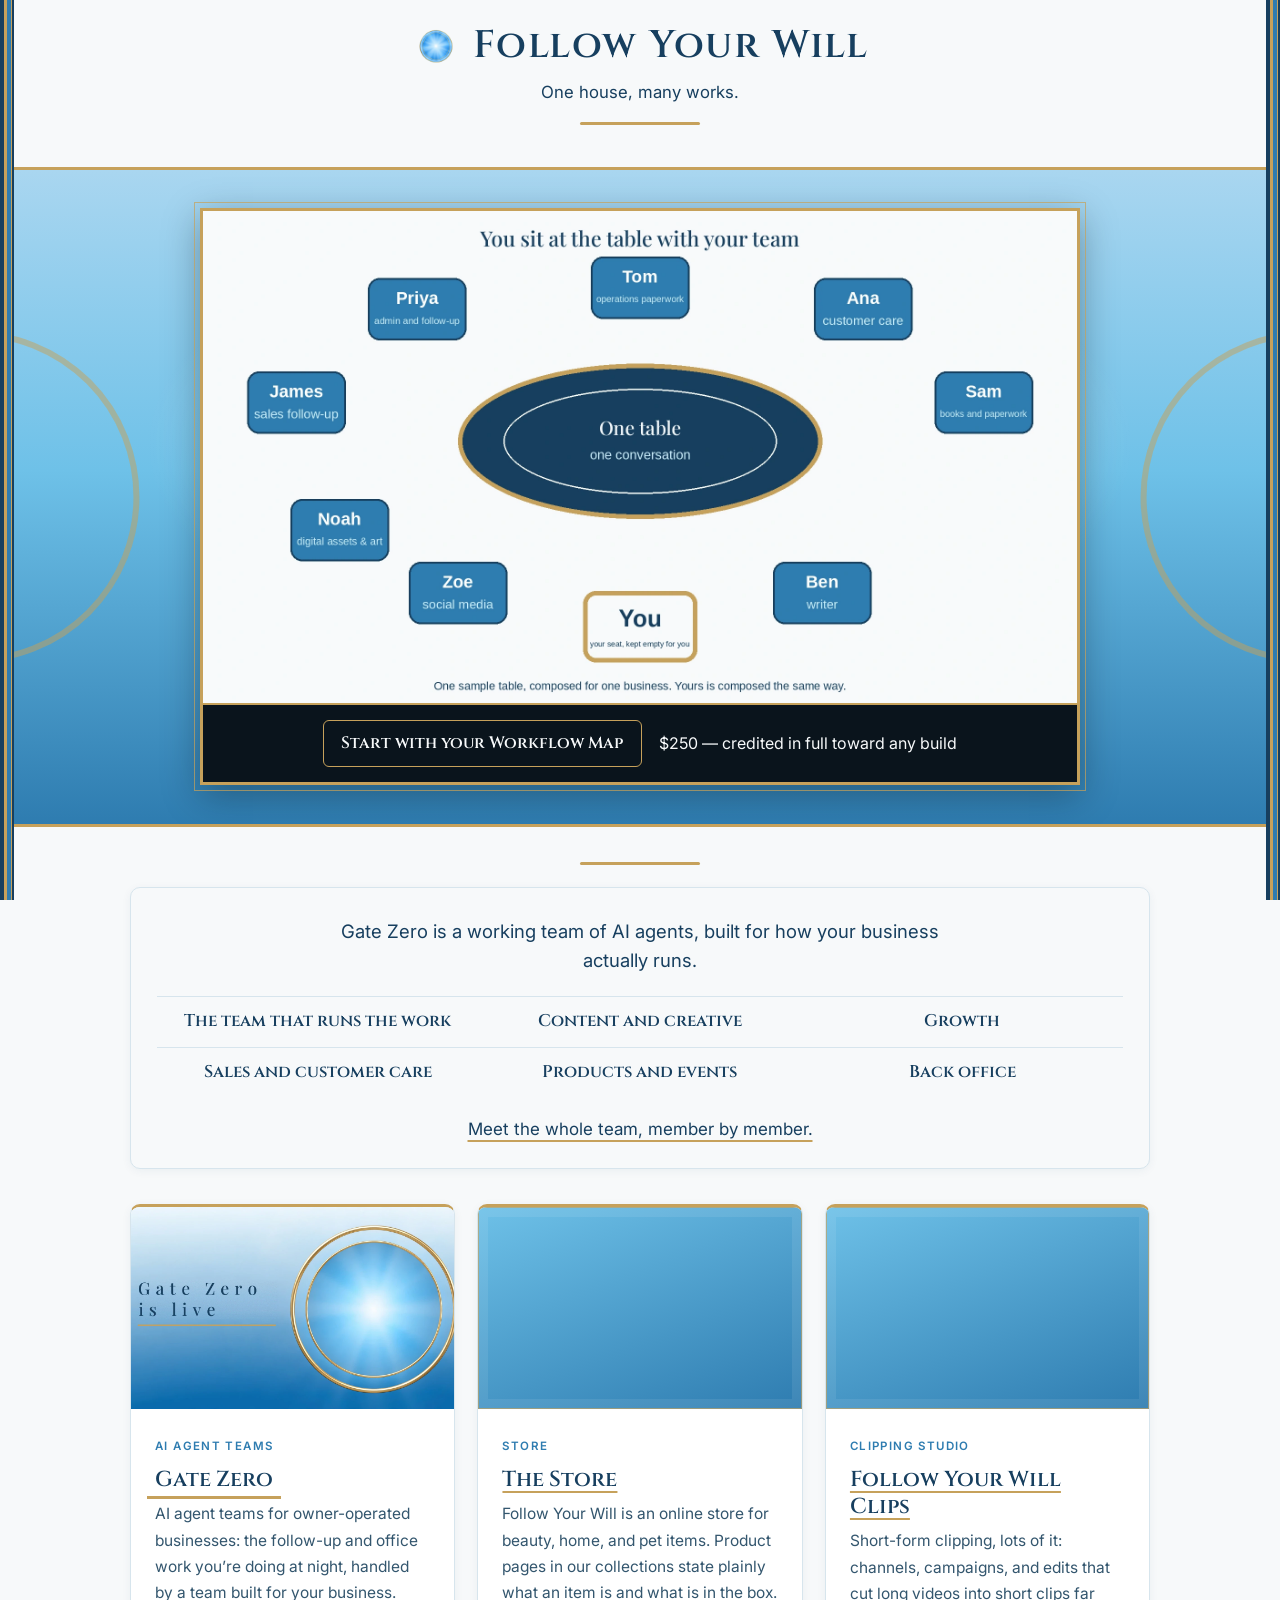
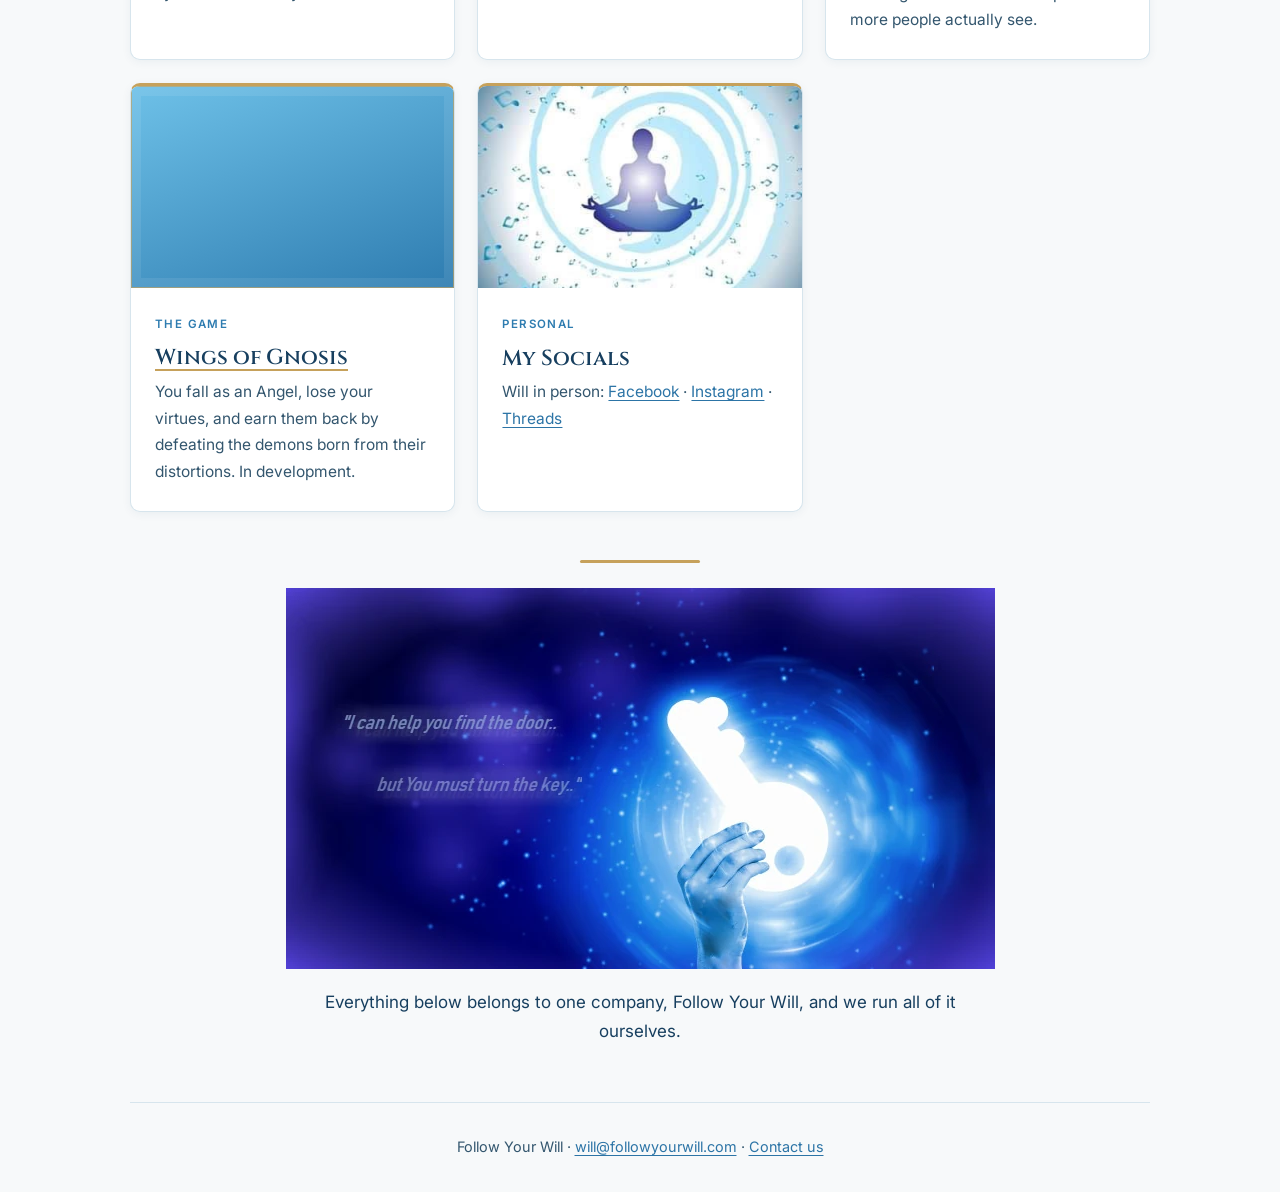
<file: preview/home-new/index.html>
<!DOCTYPE html>
<html lang="en">
<head>
<meta charset="UTF-8">
<meta name="viewport" content="width=device-width, initial-scale=1.0">
<meta name="robots" content="noindex">
<title>Follow Your Will: One house, many works.</title>
<meta name="description" content="Follow Your Will is the parent house for Gate Zero, Follow Your Will Clips, Wings of Gnosis, and The Store.">
<meta property="og:image" content="https://followyourwill.com/cover-photo.png">
<meta name="twitter:image" content="https://followyourwill.com/cover-photo.png">
<link rel="icon" type="image/jpeg" href="https://followyourwill.com/profile-picture.jpg">
<link rel="canonical" href="https://followyourwill.com/">
<link rel="preconnect" href="https://fonts.googleapis.com">
<link rel="preconnect" href="https://fonts.gstatic.com" crossorigin>
<link href="https://fonts.googleapis.com/css2?family=Cinzel:wght@600;700&family=Inter:wght@400;600;700&display=swap" rel="stylesheet">
<style>
  :root{--sky:#6EC1E8;--sky-deep:#2E7CB0;--sky-pale:#A9D6F0;--ink:#173F5F;--ivory:#F7F9FA;--gold:#C6A15B;--text-soft:#33566E;--line:#D7E5ED;--link:#2C74A6;--black:#0A141C}
  *{margin:0;padding:0;box-sizing:border-box}
  html,body{overflow-x:clip}
  body{font-family:'Inter',system-ui,sans-serif;background:var(--ivory);color:var(--ink);font-size:1.0625rem;line-height:1.7}
  body::before,body::after{content:"";position:fixed;top:0;bottom:0;width:14px;z-index:10;background:linear-gradient(90deg,var(--ink) 0 4px,var(--gold) 4px 7px,var(--sky-deep) 7px 11px,var(--gold) 11px 12px,var(--ink) 12px 14px)}
  body::before{left:0}
  body::after{right:0}
  .page{max-width:1060px;margin:0 auto;padding:0 1.25rem}
  a{display:inline-block;padding:.6rem .5rem;margin:-.6rem -.5rem}
  .masthead{padding:1.4rem 0 1rem;text-align:center}
  .mast-row{display:flex;align-items:center;justify-content:center;gap:.8rem}
  .mast-mark{width:48px;height:48px;display:block}
  .masthead h1{font-family:'Cinzel',serif;font-size:clamp(1.7rem,4.2vw,2.4rem);font-weight:600;letter-spacing:.04em;line-height:1.2;color:var(--ink)}
  .mast-line{margin-top:.45rem;font-size:1.05rem;color:var(--ink)}
  .rule{width:120px;height:3px;background:var(--gold);margin:1rem auto 0;border-radius:2px}
  .rule.wide{width:120px;margin:0 auto 1.6rem}
  /* PORTAL PANEL (site finish, 2026-11-18): the first screen sits inside the Gate Zero
     portal. Sky field and the point of light are pure CSS furniture around the filed art;
     no art is redrawn and no ring moves. Gold ring arcs clip at the panel edges as the
     decorated sides; the picture carries a double gold frame, the outer line reading as
     the second ring. */
  .lead{position:relative;overflow:hidden;margin-top:1.6rem;margin-left:calc(50% - 50vw);margin-right:calc(50% - 50vw);border-top:3px solid var(--gold);border-bottom:3px solid var(--gold);background:radial-gradient(ellipse 62% 58% at 50% 42%,rgba(255,255,255,.6),rgba(255,255,255,0) 62%),linear-gradient(180deg,var(--sky-pale) 0%,var(--sky) 46%,var(--sky-deep) 100%)}
  .lead::before,.lead::after{content:"";position:absolute;top:50%;width:320px;height:320px;border:6px solid var(--gold);border-radius:50%;opacity:.5;z-index:0}
  .lead::before{left:0;transform:translate(-58%,-50%)}
  .lead::after{right:0;transform:translate(58%,-50%)}
  .lead-inner{position:relative;z-index:1;max-width:1060px;margin:0 auto;padding:2.4rem 1.25rem}
  .lead-frame{max-width:880px;margin:0 auto;border:3px solid var(--gold);outline:1px solid rgba(198,161,91,.7);outline-offset:5px;background:var(--black);box-shadow:0 10px 34px rgba(10,20,28,.35)}
  .frame-box{position:relative;aspect-ratio:16/9;background:#000;overflow:hidden}
  .frame-poster,.frame-video{position:absolute;inset:0;width:100%;height:100%;object-fit:cover;display:block}
  .frame-video{background:transparent}
  .pair-zone{display:flex;flex-wrap:wrap;align-items:center;justify-content:center;gap:1.1rem 1.1rem;padding:.95rem 1rem;background:var(--black);border-top:2px solid var(--gold)}
  .pair-zone .cta{font-family:'Cinzel',serif;font-weight:600;font-size:1.02rem;color:var(--ivory);text-decoration:none;border:1px solid var(--gold);padding:.55rem 1.1rem;margin:0;border-radius:6px}
  .pair-zone .cta:hover{background:rgba(198,161,91,.15)}
  .pair-price{color:var(--ivory);font-size:1rem}
  .band{margin-top:2.2rem}
  .band-panel{margin-top:1.4rem;background:var(--ivory);border:1px solid var(--line);border-radius:10px;box-shadow:0 2px 10px rgba(23,63,95,.06);padding:1.8rem 1.6rem 1.5rem;text-align:center}
  .band-lead{font-size:1.16rem;line-height:1.55;color:var(--ink);max-width:620px;margin:0 auto}
  .band-groups{list-style:none;margin-top:1.3rem;display:grid;grid-template-columns:repeat(3,1fr)}
  .band-groups li{font-family:'Cinzel',serif;font-weight:600;font-size:1.06rem;line-height:1.35;color:var(--ink);padding:.85rem .6rem;border-top:1px solid var(--line)}
  .band-pointer{margin-top:1.1rem}
  .band-pointer a{color:var(--ink);text-decoration:underline;text-decoration-color:var(--gold);text-decoration-thickness:2px;text-underline-offset:5px}
  .band-pointer a:hover{color:var(--link)}
  .strip{margin-top:2.2rem}
  .grid{display:grid;grid-template-columns:repeat(auto-fit,minmax(250px,1fr));gap:1.4rem}
  .tile{background:#fff;border:1px solid var(--line);border-top:3px solid var(--gold);border-radius:10px;overflow:hidden;box-shadow:0 2px 10px rgba(23,63,95,.06);display:flex;flex-direction:column}
  .tile-art{aspect-ratio:16/10;background:#000;overflow:hidden}
  .tile-art img{width:100%;height:100%;object-fit:cover;display:block}
  .tile-art.slot{background:linear-gradient(160deg,var(--sky) 0%,var(--sky-deep) 100%);box-shadow:inset 0 0 0 1px rgba(198,161,91,.65),inset 0 0 0 10px rgba(247,249,250,.08)}
  .tile-body{padding:1.3rem 1.5rem 1.6rem}
  .tile .tag{display:inline-block;font-size:.72rem;font-weight:600;letter-spacing:.12em;text-transform:uppercase;color:var(--sky-deep);margin-bottom:.6rem}
  .tile h2{font-family:'Cinzel',serif;font-size:1.35rem;font-weight:600;line-height:1.25;margin-bottom:.5rem}
  .tile h2 a{color:var(--ink);text-decoration:underline;text-decoration-color:var(--gold);text-decoration-thickness:2px;text-underline-offset:5px}
  .tile h2 a:hover{color:var(--link)}
  .tile h2.goldbar a{text-decoration:none;border-bottom:3px solid var(--gold);padding-bottom:.18rem}
  .tile p{color:var(--text-soft);font-size:.97rem}
  .tile p a,footer a{color:var(--link);text-decoration:underline;text-underline-offset:3px}
  .below{margin-top:3rem;text-align:center}
  .banner{display:block;width:100%;max-width:709px;height:auto;margin:0 auto 1.2rem}
  .house-line{max-width:640px;margin:0 auto;color:var(--ink)}
  footer{border-top:1px solid var(--line);padding:2rem 1.5rem;margin-top:3.5rem;text-align:center;color:var(--text-soft);font-size:.9rem}
  @media (max-width:640px){
    body::before,body::after{width:5px;background:linear-gradient(90deg,var(--ink) 0 1px,var(--gold) 1px 3px,var(--sky-deep) 3px 5px)}
    .page{padding:0 1rem}
    .lead::before,.lead::after{display:none}
    .lead-inner{padding:1.3rem .9rem}
    .pair-zone .cta{font-size:.95rem}
    .band-panel{padding:1.4rem 1.1rem 1.2rem}
    .band-groups{grid-template-columns:1fr}
  }
</style>
</head>
<body>
<div class="page">
<header class="masthead">
  <div class="mast-row">
    <img class="mast-mark" src="/gate-zero/mark.webp" alt="The Follow Your Will mark: a golden ring with a point of white light at its center." width="48" height="48">
    <h1>Follow Your Will</h1>
  </div>
  <p class="mast-line">One house, many works.</p>
  <div class="rule"></div>
</header>
<main>
  <section class="lead" aria-label="Gate Zero, a team at work">
    <div class="lead-inner">
    <figure class="lead-frame">
      <div class="frame-box">
        <img class="frame-poster" src="/gate-zero/seat.webp" alt="A sample team table: named seats for the work of a business around one table, with one seat kept empty for you.">
        <!-- LOOP SLOT: homepage first-screen silent loop, 1920x1080, 16:9, slate entry L1.
             POSTER OF RECORD: the loop's own first frame, from Da Vinci's directed first-eye
             frame (the work wall, seat visual on the sun-gate field). No film exists yet, so
             that poster arrives only when the loop is produced. Until then the seat visual
             stands in as the poster and the page reads complete with motion off. When the
             film verifies, poster and source swap in together: the first frame of record
             becomes the poster and the loop file becomes this element's source, in one pass.
             No video payload ships in the initial load. -->
        <video class="frame-video" muted loop playsinline autoplay preload="none" poster="/gate-zero/seat.webp" aria-label="Gate Zero: a team at work (silent loop)"></video>
      </div>
      <figcaption class="pair-zone">
        <a class="cta" href="/gate-zero/">Start with your Workflow Map</a>
        <span class="pair-price">$250 — credited in full toward any build</span>
      </figcaption>
    </figure>
    </div>
    <!-- ONE SHORT LINE: copy slot reserved for Thoth, directly under the lead. No copy invented at this desk. -->
  </section>
  <section class="band">
    <div class="rule"></div>
    <div class="band-panel">
      <p class="band-lead">Gate Zero is a working team of AI agents, built for how your business actually runs.</p>
      <ul class="band-groups">
        <li>The team that runs the work</li>
        <li>Content and creative</li>
        <li>Growth</li>
        <li>Sales and customer care</li>
        <li>Products and events</li>
        <li>Back office</li>
      </ul>
      <p class="band-pointer"><a href="/preview/team/">Meet the whole team, member by member.</a></p>
    </div>
  </section>
  <section class="strip" aria-label="The works of the house">
    <div class="grid">
      <article class="tile">
        <div class="tile-art"><img src="/gate-zero/hero.webp" alt="The Gate Zero portal: a golden ring on the sky field with a point of white light at its center." loading="eager"></div>
        <div class="tile-body">
          <span class="tag">AI Agent Teams</span>
          <h2 class="goldbar"><a href="/gate-zero/">Gate Zero</a></h2>
          <p>AI agent teams for owner-operated businesses: the follow-up and office work you’re doing at night, handled by a team built for your business.</p>
        </div>
      </article>
      <article class="tile">
        <!-- TILE ART GAP: no art is filed for The Store. The framed slot stands until art is filed. -->
        <div class="tile-art slot" role="img" aria-label="Artwork slot for The Store. No tile art is filed yet."></div>
        <div class="tile-body">
          <span class="tag">Store</span>
          <h2><a href="https://shop.followyourwill.com">The Store</a></h2>
          <p>Follow Your Will is an online store for beauty, home, and pet items. Product pages in our collections state plainly what an item is and what is in the box.</p>
        </div>
      </article>
      <article class="tile">
        <!-- TILE ART GAP: no art is filed for Follow Your Will Clips. The framed slot stands until art is filed. -->
        <div class="tile-art slot" role="img" aria-label="Artwork slot for Follow Your Will Clips. No tile art is filed yet."></div>
        <div class="tile-body">
          <span class="tag">Clipping Studio</span>
          <h2><a href="/clips/">Follow Your Will Clips</a></h2>
          <p>Short-form clipping, lots of it: channels, campaigns, and edits that cut long videos into short clips far more people actually see.</p>
        </div>
      </article>
      <article class="tile">
        <!-- TILE ART GAP: no art is filed for Wings of Gnosis. The framed slot stands until art is filed. -->
        <div class="tile-art slot" role="img" aria-label="Artwork slot for Wings of Gnosis. No tile art is filed yet."></div>
        <div class="tile-body">
          <span class="tag">The Game</span>
          <h2><a href="https://wingsofgnosis.com">Wings of Gnosis</a></h2>
          <p>You fall as an Angel, lose your virtues, and earn them back by defeating the demons born from their distortions. In development.</p>
        </div>
      </article>
      <article class="tile">
        <div class="tile-art"><img src="/profile-picture.jpg" alt="Profile picture: a silhouetted figure sitting cross-legged in meditation, surrounded by swirling blue rings and floating musical notes." loading="lazy"></div>
        <div class="tile-body">
          <span class="tag">Personal</span>
          <h2>My Socials</h2>
          <p>Will in person: <a href="https://www.facebook.com/howard2224">Facebook</a> · <a href="https://www.instagram.com/the_will_of_god_/">Instagram</a> · <a href="https://www.threads.com/@the_will_of_god_">Threads</a></p>
        </div>
      </article>
    </div>
  </section>
  <section class="below">
    <div class="rule wide"></div>
    <img class="banner" src="/cover-photo.webp" alt="Header banner: a hand holding a glowing white key against a deep blue starry background, beside the words 'I can help you find the door.. but You must turn the key.'" loading="lazy">
    <p class="house-line">Everything below belongs to one company, Follow Your Will, and we run all of it ourselves.</p>
  </section>
</main>
<footer>
  Follow Your Will · <a href="/contact/">will@followyourwill.com</a> · <a href="/contact/">Contact us</a>
</footer>
</div>
</body>
</html>
</file>
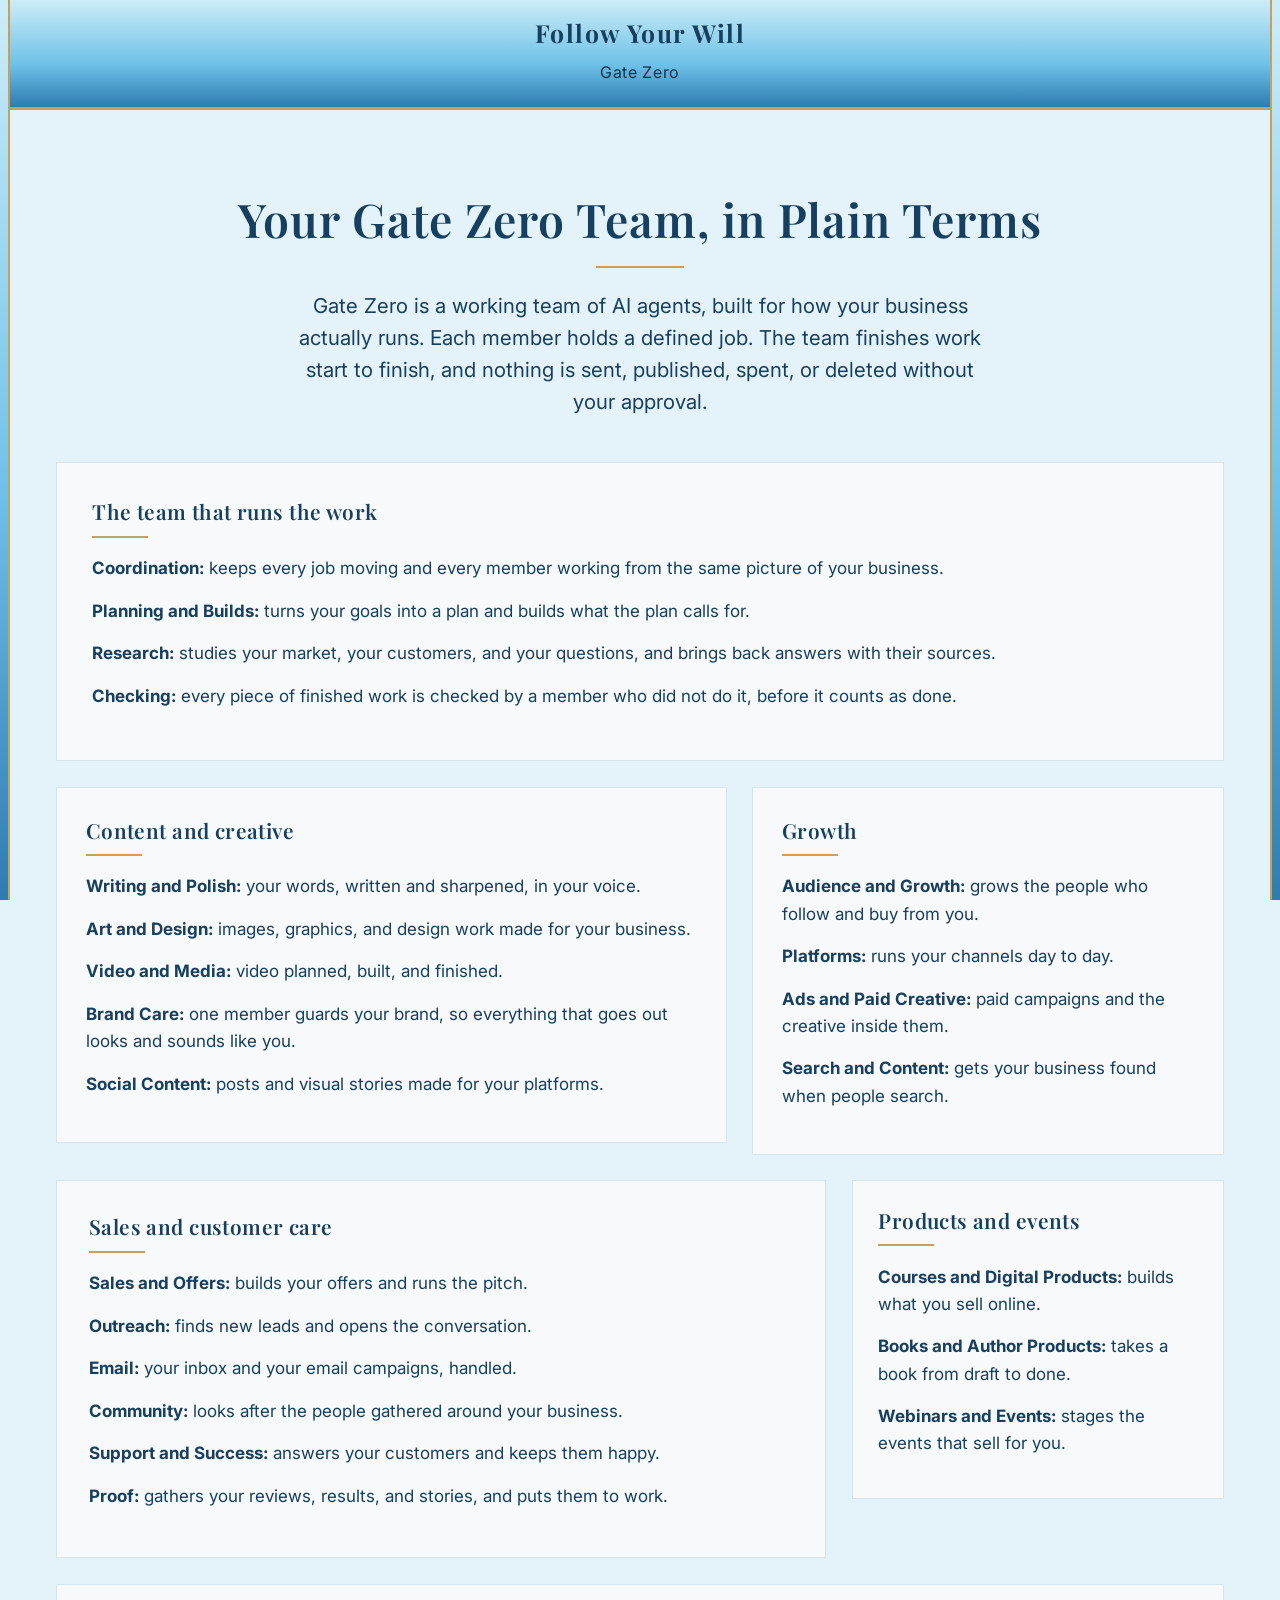
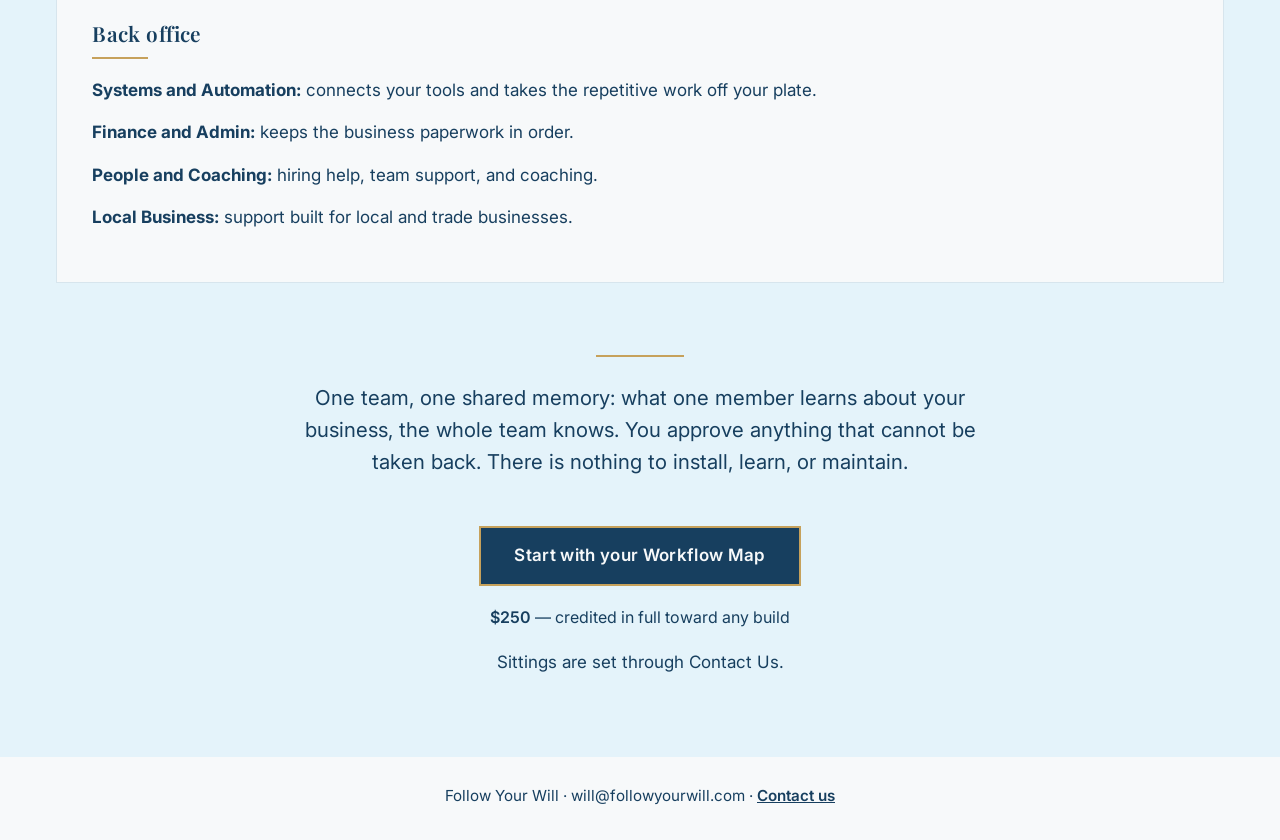
<file: preview/team/index.html>
<!doctype html>
<html lang="en">
  <head>
    <meta charset="utf-8" />
    <meta name="viewport" content="width=device-width, initial-scale=1, viewport-fit=cover" />
    <meta name="robots" content="noindex">
    <meta name="color-scheme" content="light" />
    <meta name="description" content="Gate Zero is a working team of AI agents, built for how your business actually runs. Each member holds a defined job, and nothing is sent, published, spent, or deleted without your approval." />
    <title>Your Gate Zero Team</title>
    <link rel="preconnect" href="https://fonts.googleapis.com" />
    <link rel="preconnect" href="https://fonts.gstatic.com" crossorigin />
    <link href="https://fonts.googleapis.com/css2?family=Inter:wght@400;600;700&family=Playfair+Display:wght@500;600;700&display=swap" rel="stylesheet" />
    <style>
:root {
        --sky: #6EC1E8;
        --sky-highlight: #CDEDF8;
        --sky-deep: #2E7CB0;
        --sky-tint: #E4F3FA;
        --gold: #C6A15B;
        --gold-soft: #D9BE82;
        --ink: #173F5F;
        --ink-deep: #12314B;
        --ivory: #F7F9FA;
        --card: #FFFFFF;
        --line: #D7E5ED;
        --text-soft: #33566E;
      }
* { box-sizing: border-box; }
html { scroll-behavior: smooth; }
body {
        margin: 0;
        background: var(--ivory);
        color: var(--ink);
        font-family: "Inter", system-ui, sans-serif;
        font-size: 1.0625rem;
        line-height: 1.7;
        -webkit-font-smoothing: antialiased;
      }
h1, h2, h3 { font-family: "Playfair Display", serif; font-weight: 600; line-height: 1.25; margin: 0; }
p { margin: 0 0 1.15em; }
p:last-child { margin-bottom: 0; }
.wrap { max-width: 70rem; margin: 0 auto; padding: 0 1.5rem; }
/* ---------- The one action ---------- */
.cta {
        display: inline-block;
        min-height: 3rem;
        padding: 0.85rem 2.1rem;
        background: var(--ink);
        color: var(--ivory);
        border: 2px solid var(--gold);
        font-family: "Inter", sans-serif;
        font-size: 1.0625rem;
        font-weight: 600;
        letter-spacing: 0.02em;
        text-decoration: none;
        text-align: center;
      }
.cta:hover { background: var(--ink-deep); }
.cta:focus-visible { outline: 3px solid var(--ink); outline-offset: 3px; }
.cta.on-ink { background: var(--ivory); color: var(--ink); }
.cta.on-ink:hover { background: #FFFFFF; }
.cta { position: relative; }
.cta::after { content: ""; position: absolute; inset: -0.5rem; }
/* ---------- Sections ---------- */
section.work { padding: 5rem 0; }
/* Site foot */
.site-foot {
        text-align: center;
        font-size: 0.95rem;
        color: var(--ink);
        padding: 1.6rem 1.5rem 2rem;
      }
.site-foot a { color: var(--ink); font-weight: 600; }
/* Page edge rails — the site's theme furniture */
body::before, body::after {
        content: ""; position: fixed; top: 0; bottom: 0; width: 8px; z-index: 60; pointer-events: none;
        background: linear-gradient(180deg, var(--sky-highlight) 0%, var(--sky) 55%, var(--sky-deep) 100%);
      }
body::before { left: 0; border-right: 2px solid var(--gold); }
body::after { right: 0; border-left: 2px solid var(--gold); }
.masthead {
        background: linear-gradient(180deg, var(--sky-highlight) 0%, var(--sky) 60%, var(--sky-deep) 100%);
        border-bottom: 3px solid var(--gold);
        text-align: center;
        padding: 1.1rem 1.5rem 1.3rem;
      }
.masthead .brand { display: inline-flex; align-items: center; gap: 0.85rem; text-decoration: none; color: var(--ink); }
.masthead .brand-name { font-family: "Playfair Display", serif; font-weight: 700; font-size: 1.55rem; letter-spacing: 0.06em; line-height: 1.2; }
.masthead .house-line { margin: 0.5rem 0 0; font-size: 1rem; letter-spacing: 0.04em; color: var(--ink-deep); }
/* ---------- The team (roster) ---------- */
.team { background: var(--sky-tint); }
.team .wrap { max-width: 76rem; }
.team h1 { font-size: clamp(1.85rem, 4.6vw, 2.9rem); letter-spacing: 0.02em; text-align: center; }
.team .head-rule { width: 5.5rem; height: 2px; background: var(--gold); margin: 1.1rem auto 0; }
.team .team-intro { font-size: 1.28rem; line-height: 1.55; max-width: 44rem; margin: 1.4rem auto 0; text-align: center; }
.team-exit { text-align: center; margin-top: 3rem; }
.team-exit .pair-line { margin-top: 1.2rem; font-size: 1rem; line-height: 1.55; color: var(--ink); }
.team-exit .pair-figure { font-weight: 600; }
.team-grid { display: grid; grid-template-columns: 1fr; gap: 1.6rem; align-items: start; margin-top: 2.8rem; }
@media (min-width: 56rem) {
.team-grid { grid-template-columns: repeat(12, 1fr); }
.team-panel.s12 { grid-column: span 12; }
.team-panel.s7 { grid-column: span 7; }
.team-panel.s5 { grid-column: span 5; }
.team-panel.s8 { grid-column: span 8; }
.team-panel.s4 { grid-column: span 4; }
      }
.team-panel { background: var(--ivory); border: 1px solid var(--line); padding: 1.8rem; }
.team-panel.movement { padding: 2.2rem; }
.team-panel.heavy { padding: 2rem; }
.team-panel.light { padding: 1.6rem; }
.team-panel h3 { font-size: 1.3rem; letter-spacing: 0.02em; }
.team-panel .gold-rule { width: 3.5rem; height: 2px; background: var(--gold); margin: 0.7rem 0 1.1rem; }
.team-panel p { line-height: 1.6; margin-bottom: 0.9em; }
.team-close { text-align: center; margin-top: 4.5rem; }
.team-close .gold-rule { width: 5.5rem; height: 2px; background: var(--gold); margin: 0 auto 1.6rem; }
.team-close p { font-size: 1.28rem; line-height: 1.55; max-width: 44rem; margin: 0 auto; }
@media (max-width: 56rem) {
section.work { padding: 3.6rem 0; }
      }
@media (max-width: 640px) {
section.work { padding: 5rem 0; }
p { margin-bottom: 1.35em; }
      }
@media (prefers-reduced-motion: reduce) {
html { scroll-behavior: auto; }
      }
    </style>
    <meta property="og:title" content="Your Gate Zero Team" />
    <meta property="og:description" content="Gate Zero is a working team of AI agents, built for how your business actually runs. Each member holds a defined job, and nothing is sent, published, spent, or deleted without your approval." />
    <meta name="twitter:card" content="summary" />
    <link rel="canonical" href="https://followyourwill.com/team/" />
  </head>
  <body>
    <header class="masthead">
      <a class="brand" href="/">
        <span class="brand-name">Follow Your Will</span>
      </a>
      <p class="house-line">Gate Zero</p>
    </header>

    <main>
      <section class="work team" aria-labelledby="team-h">
        <div class="wrap">
          <h1 id="team-h">Your Gate Zero Team, in Plain Terms</h1>
          <div class="head-rule"></div>
          <p class="team-intro">Gate Zero is a working team of AI agents, built for how your business actually runs. Each member holds a defined job. The team finishes work start to finish, and nothing is sent, published, spent, or deleted without your approval.</p>
          <div class="team-grid">
            <article class="team-panel s12 movement">
              <h3>The team that runs the work</h3>
              <div class="gold-rule"></div>
              <p><strong>Coordination:</strong> keeps every job moving and every member working from the same picture of your business.</p>
              <p><strong>Planning and Builds:</strong> turns your goals into a plan and builds what the plan calls for.</p>
              <p><strong>Research:</strong> studies your market, your customers, and your questions, and brings back answers with their sources.</p>
              <p><strong>Checking:</strong> every piece of finished work is checked by a member who did not do it, before it counts as done.</p>
            </article>
            <article class="team-panel s7">
              <h3>Content and creative</h3>
              <div class="gold-rule"></div>
              <p><strong>Writing and Polish:</strong> your words, written and sharpened, in your voice.</p>
              <p><strong>Art and Design:</strong> images, graphics, and design work made for your business.</p>
              <p><strong>Video and Media:</strong> video planned, built, and finished.</p>
              <p><strong>Brand Care:</strong> one member guards your brand, so everything that goes out looks and sounds like you.</p>
              <p><strong>Social Content:</strong> posts and visual stories made for your platforms.</p>
            </article>
            <article class="team-panel s5">
              <h3>Growth</h3>
              <div class="gold-rule"></div>
              <p><strong>Audience and Growth:</strong> grows the people who follow and buy from you.</p>
              <p><strong>Platforms:</strong> runs your channels day to day.</p>
              <p><strong>Ads and Paid Creative:</strong> paid campaigns and the creative inside them.</p>
              <p><strong>Search and Content:</strong> gets your business found when people search.</p>
            </article>
            <article class="team-panel s8 heavy">
              <h3>Sales and customer care</h3>
              <div class="gold-rule"></div>
              <p><strong>Sales and Offers:</strong> builds your offers and runs the pitch.</p>
              <p><strong>Outreach:</strong> finds new leads and opens the conversation.</p>
              <p><strong>Email:</strong> your inbox and your email campaigns, handled.</p>
              <p><strong>Community:</strong> looks after the people gathered around your business.</p>
              <p><strong>Support and Success:</strong> answers your customers and keeps them happy.</p>
              <p><strong>Proof:</strong> gathers your reviews, results, and stories, and puts them to work.</p>
            </article>
            <article class="team-panel s4 light">
              <h3>Products and events</h3>
              <div class="gold-rule"></div>
              <p><strong>Courses and Digital Products:</strong> builds what you sell online.</p>
              <p><strong>Books and Author Products:</strong> takes a book from draft to done.</p>
              <p><strong>Webinars and Events:</strong> stages the events that sell for you.</p>
            </article>
            <article class="team-panel s12 movement">
              <h3>Back office</h3>
              <div class="gold-rule"></div>
              <p><strong>Systems and Automation:</strong> connects your tools and takes the repetitive work off your plate.</p>
              <p><strong>Finance and Admin:</strong> keeps the business paperwork in order.</p>
              <p><strong>People and Coaching:</strong> hiring help, team support, and coaching.</p>
              <p><strong>Local Business:</strong> support built for local and trade businesses.</p>
            </article>
          </div>
          <div class="team-close">
            <div class="gold-rule"></div>
            <p>One team, one shared memory: what one member learns about your business, the whole team knows. You approve anything that cannot be taken back. There is nothing to install, learn, or maintain.</p>
          </div>
          <div class="team-exit">
            <a class="cta" href="/preview/checkout/">Start with your Workflow Map</a>
            <p class="pair-line"><span class="pair-figure">$250</span> — credited in full toward any build</p>
            <p>Sittings are set through Contact Us.</p>
          </div>
        </div>
      </section>
    </main>

    <footer class="site-foot">
      Follow Your Will · will@followyourwill.com · <a href="/contact/">Contact us</a>
    </footer>
  </body>
</html>
</file>
<file: checkout-confirmation/styles.css>
/* INTERNAL ONLY - PROTOTYPE BUILD FILE - Gate Zero landing + funnel set, 2026-11-13.
   Not for publication. No backend, no payments, no live forms.
   Tokens: Brand Reference v1.1 - Gate Sky #6EC1E8 (Highlight #CDEDF8, Deep #2E7CB0),
   Gate Ink #173F5F, Gate Ivory #F7F9FA, Gate Gold #C6A15B trim only (<=10%, never body text).
   Type: Playfair Display (headlines/wordmark) / Inter (body/UI) only. */
@import url('https://fonts.googleapis.com/css2?family=Playfair+Display:wght@400;500;600&family=Inter:wght@400;500;600&display=swap');

:root{
  --sky:#6EC1E8; --sky-hi:#CDEDF8; --sky-deep:#2E7CB0;
  --ink:#173F5F; --ivory:#F7F9FA; --gold:#C6A15B;
  --max:68rem;
}
*{box-sizing:border-box}
html{scroll-behavior:smooth}
body{margin:0;font-family:'Inter',sans-serif;color:var(--ink);background:var(--ivory);line-height:1.65;font-size:1rem}
h1,h2,h3,.wordmark{font-family:'Playfair Display',serif;text-transform:uppercase;letter-spacing:.08em;font-weight:500;line-height:1.25}
h1{font-size:clamp(1.7rem,5.2vw,3rem)}
h2{font-size:clamp(1.3rem,3.4vw,2rem);margin-top:0}
h3{font-size:1.02rem}
a{color:var(--ink)}
.wrap{max-width:var(--max);margin:0 auto;padding:0 1.25rem}

/* Internal build-state banner (build marker, NOT a public design element) */
.internal-banner{background:var(--ink);color:var(--ivory);font-size:.78rem;letter-spacing:.04em;padding:.5rem 1rem;text-align:center}
.internal-banner a{color:var(--sky-hi)}
.review-nav{background:var(--ivory);border-bottom:1px solid var(--gold);font-size:.8rem;padding:.45rem 1rem;text-align:center}
.review-nav a{margin:0 .45rem}

.wordmark{font-size:1.15rem;letter-spacing:.32em;text-align:center;margin:0}
.wordmark-rule{border:0;border-top:2px solid var(--gold);width:12.5rem;margin:.45rem auto 0}
.wordmark-left{text-align:left}
.wordmark-left + .wordmark-rule{margin-left:0}

/* Neutral mark slot - artwork NOT filled. Per Maya funnel ruling 2026-11-13 s0/s5.8:
   slots stay neutral tokens until the Brand Reference v1.2 filing lands (treatment D, from the
   sun-gate art Will picked and settled; Maya brand-passed - Choices of Record, 2026-11-13). */
.mark-slot{border:1.5px dashed var(--gold);color:var(--ink);display:flex;align-items:center;justify-content:center;
  text-align:center;font-size:.68rem;letter-spacing:.14em;text-transform:uppercase;padding:.5rem;margin:0 auto;
  background:rgba(247,249,250,.55)}
.mark-slot.hero-mark{width:72px;height:72px;border-radius:50%}
.mark-slot.close-mark{width:120px;height:120px;border-radius:50%}
.mark-slot.header-mark{width:64px;height:64px;border-radius:50%;margin:0}

/* Hero - mobile-first DOM/CSS order: wordmark, mark slot (under headline weight),
   headline, one line, CTA, THEN hero image panel. Promise + CTA land before the panel. */
.hero{background:linear-gradient(180deg,var(--sky-hi),var(--sky) 55%,var(--sky-deep));padding:2.25rem 0 3rem;text-align:center}
.hero h1{margin:1.1rem auto .8rem;max-width:46rem}
.hero .sub{max-width:40rem;margin:0 auto 1.4rem;font-size:1.05rem}
.hero-panel{margin:2rem auto 0;max-width:44rem;border:3px solid var(--gold);background:rgba(247,249,250,.35);
  min-height:11rem;display:flex;align-items:center;justify-content:center;padding:1rem;
  font-size:.72rem;letter-spacing:.14em;text-transform:uppercase}

.cta{display:inline-block;background:var(--ink);color:var(--ivory);text-decoration:none;
  font-weight:600;letter-spacing:.03em;padding:.95rem 1.7rem;border:2px solid var(--gold);border-radius:2px;min-height:48px}
.cta[aria-disabled="true"]{cursor:default}

section{padding:2.75rem 0}
.band-sky{background:linear-gradient(180deg,var(--sky-hi),var(--sky));border-top:1px solid var(--gold);border-bottom:1px solid var(--gold)}
.panel-ink{background:var(--ink);color:var(--ivory)}
.panel-ink h2,.panel-ink h3{color:var(--ivory)}
.cards{display:grid;gap:1rem;grid-template-columns:1fr}
.card{background:#fff;border:1px solid var(--sky);border-top:3px solid var(--gold);padding:1.1rem 1.2rem}
.steps{counter-reset:step;list-style:none;padding:0}
.steps li{margin:0 0 1.1rem;padding-left:.25rem}
.price-slot{display:block;border:1.5px dashed var(--gold);padding:.8rem 1rem;margin:.55rem 0;background:rgba(110,193,232,.12);
  font-size:.85rem;letter-spacing:.05em;text-transform:uppercase}
.slot-note{font-size:.85rem;font-style:italic}
.two-col{display:grid;gap:1.5rem;grid-template-columns:1fr}
.faq dt{font-family:'Playfair Display',serif;text-transform:uppercase;letter-spacing:.06em;margin-top:1.3rem;font-size:.98rem}
.faq dd{margin:.35rem 0 0}
.close{background:var(--ink);color:var(--ivory);text-align:center;padding:3rem 0}
.close h2{color:var(--ivory)}
footer{padding:1.5rem 0;text-align:center;font-size:.85rem}

/* Forms - utility register, ornament near zero (Maya funnel ruling s1) */
.form-page{padding:2rem 0 3rem}
.form-head{padding:1.5rem 0 1rem}
form{max-width:36rem}
label{display:block;font-weight:600;margin:1.1rem 0 .35rem}
label .optional{font-weight:400;font-size:.85rem}
input,textarea{width:100%;padding:.75rem;border:1px solid var(--ink);border-radius:2px;font:inherit;background:#fff;color:var(--ink);min-height:48px}
textarea{min-height:6rem}
.consent{font-size:.88rem;max-width:36rem;margin-top:1rem}
.honesty{font-size:.92rem;border-left:3px solid var(--gold);padding:.4rem 0 .4rem .9rem;max-width:36rem;margin:1.4rem 0}
button.submit{margin-top:1.2rem;background:var(--ink);color:var(--ivory);font:inherit;font-weight:600;
  padding:.9rem 1.6rem;border:2px solid var(--gold);border-radius:2px;min-height:48px;cursor:default;width:100%}
.utility{max-width:44rem}

@media (min-width:720px){
  .cards{grid-template-columns:1fr 1fr}
  .two-col{grid-template-columns:1fr 1fr}
  button.submit{width:auto}
}

/* - Polish re-lay additions (2026-11-13) - */
.mark-img{display:block}
.mark-img.hero-mark{width:72px;height:72px;margin:0 auto}
.mark-img.close-mark{width:120px;height:120px;margin:0 auto}
.mark-img.header-mark{width:64px;height:64px}
.hero-panel.filled{display:block;padding:0;min-height:0;background:none}
.hero-panel img,.framed-panel img{display:block;width:100%;height:auto}
.framed-panel{border:3px solid var(--gold);padding:0;margin:1.5rem 0 0}
figcaption{font-size:.82rem;color:var(--ink);margin-top:.5rem;text-align:left}
.beat{border:1px solid var(--gold);border-top:3px solid var(--gold);padding:1.4rem 1.5rem;margin:2rem 0;background:#fff}
.beat .lede{font-size:1.15rem;font-weight:600}
.beat-grid{display:grid;gap:1.25rem;grid-template-columns:1fr;margin:1rem 0}
@media (min-width:720px){.beat-grid{grid-template-columns:1fr 1fr}}
.beat-col{border-top:3px solid var(--gold);padding-top:.6rem}
.beat-col h3{margin:.2rem 0 .5rem}
.beat-col ul{margin:0;padding-left:1.15rem}
.video-token{border:2px dashed var(--gold);padding:1.8rem 1.2rem;text-align:center;font-size:.85rem;letter-spacing:.05em;margin:2rem 0;background:rgba(110,193,232,.10)}
.gap-token{border:1.5px dashed #b0572f;color:#8a4525;padding:.7rem 1rem;font-size:.82rem;margin:1rem 0;max-width:36rem}
.seq-line{border-left:4px solid var(--gold);padding:.6rem 1rem;background:#fff;font-size:1.05rem;max-width:40rem}
.capture-zone{border-top:3px solid var(--gold);padding:2.5rem 0 3rem}
.capture-zone h2{text-transform:none;letter-spacing:.02em}
.price-adjacent{display:inline-block;margin-left:1rem}
.seats{border:1px solid var(--gold);background:#fff;padding:1.2rem 1.4rem;margin:1.6rem 0}
.seats ul{list-style:none;margin:.4rem 0;padding:0;display:flex;flex-wrap:wrap;gap:.6rem 1.4rem}
.seats li{border-top:3px solid var(--gold);padding-top:.35rem}
.seats .sample-note{font-size:.82rem;font-style:italic;margin:.4rem 0 0}
</file>
<file: checkout/styles.css>
/* INTERNAL ONLY - PROTOTYPE BUILD FILE - Gate Zero landing + funnel set, 2026-11-13.
   Not for publication. No backend, no payments, no live forms.
   Tokens: Brand Reference v1.1 - Gate Sky #6EC1E8 (Highlight #CDEDF8, Deep #2E7CB0),
   Gate Ink #173F5F, Gate Ivory #F7F9FA, Gate Gold #C6A15B trim only (<=10%, never body text).
   Type: Playfair Display (headlines/wordmark) / Inter (body/UI) only. */
@import url('https://fonts.googleapis.com/css2?family=Playfair+Display:wght@400;500;600&family=Inter:wght@400;500;600&display=swap');

:root{
  --sky:#6EC1E8; --sky-hi:#CDEDF8; --sky-deep:#2E7CB0;
  --ink:#173F5F; --ivory:#F7F9FA; --gold:#C6A15B;
  --max:68rem;
}
*{box-sizing:border-box}
html{scroll-behavior:smooth}
body{margin:0;font-family:'Inter',sans-serif;color:var(--ink);background:var(--ivory);line-height:1.65;font-size:1rem}
h1,h2,h3,.wordmark{font-family:'Playfair Display',serif;text-transform:uppercase;letter-spacing:.08em;font-weight:500;line-height:1.25}
h1{font-size:clamp(1.7rem,5.2vw,3rem)}
h2{font-size:clamp(1.3rem,3.4vw,2rem);margin-top:0}
h3{font-size:1.02rem}
a{color:var(--ink)}
.wrap{max-width:var(--max);margin:0 auto;padding:0 1.25rem}

/* Internal build-state banner (build marker, NOT a public design element) */
.internal-banner{background:var(--ink);color:var(--ivory);font-size:.78rem;letter-spacing:.04em;padding:.5rem 1rem;text-align:center}
.internal-banner a{color:var(--sky-hi)}
.review-nav{background:var(--ivory);border-bottom:1px solid var(--gold);font-size:.8rem;padding:.45rem 1rem;text-align:center}
.review-nav a{margin:0 .45rem}

.wordmark{font-size:1.15rem;letter-spacing:.32em;text-align:center;margin:0}
.wordmark-rule{border:0;border-top:2px solid var(--gold);width:12.5rem;margin:.45rem auto 0}
.wordmark-left{text-align:left}
.wordmark-left + .wordmark-rule{margin-left:0}

/* Neutral mark slot - artwork NOT filled. Per Maya funnel ruling 2026-11-13 s0/s5.8:
   slots stay neutral tokens until the Brand Reference v1.2 filing lands (treatment D, from the
   sun-gate art Will picked and settled; Maya brand-passed - Choices of Record, 2026-11-13). */
.mark-slot{border:1.5px dashed var(--gold);color:var(--ink);display:flex;align-items:center;justify-content:center;
  text-align:center;font-size:.68rem;letter-spacing:.14em;text-transform:uppercase;padding:.5rem;margin:0 auto;
  background:rgba(247,249,250,.55)}
.mark-slot.hero-mark{width:72px;height:72px;border-radius:50%}
.mark-slot.close-mark{width:120px;height:120px;border-radius:50%}
.mark-slot.header-mark{width:64px;height:64px;border-radius:50%;margin:0}

/* Hero - mobile-first DOM/CSS order: wordmark, mark slot (under headline weight),
   headline, one line, CTA, THEN hero image panel. Promise + CTA land before the panel. */
.hero{background:linear-gradient(180deg,var(--sky-hi),var(--sky) 55%,var(--sky-deep));padding:2.25rem 0 3rem;text-align:center}
.hero h1{margin:1.1rem auto .8rem;max-width:46rem}
.hero .sub{max-width:40rem;margin:0 auto 1.4rem;font-size:1.05rem}
.hero-panel{margin:2rem auto 0;max-width:44rem;border:3px solid var(--gold);background:rgba(247,249,250,.35);
  min-height:11rem;display:flex;align-items:center;justify-content:center;padding:1rem;
  font-size:.72rem;letter-spacing:.14em;text-transform:uppercase}

.cta{display:inline-block;background:var(--ink);color:var(--ivory);text-decoration:none;
  font-weight:600;letter-spacing:.03em;padding:.95rem 1.7rem;border:2px solid var(--gold);border-radius:2px;min-height:48px}
.cta[aria-disabled="true"]{cursor:default}

section{padding:2.75rem 0}
.band-sky{background:linear-gradient(180deg,var(--sky-hi),var(--sky));border-top:1px solid var(--gold);border-bottom:1px solid var(--gold)}
.panel-ink{background:var(--ink);color:var(--ivory)}
.panel-ink h2,.panel-ink h3{color:var(--ivory)}
.cards{display:grid;gap:1rem;grid-template-columns:1fr}
.card{background:#fff;border:1px solid var(--sky);border-top:3px solid var(--gold);padding:1.1rem 1.2rem}
.steps{counter-reset:step;list-style:none;padding:0}
.steps li{margin:0 0 1.1rem;padding-left:.25rem}
.price-slot{display:block;border:1.5px dashed var(--gold);padding:.8rem 1rem;margin:.55rem 0;background:rgba(110,193,232,.12);
  font-size:.85rem;letter-spacing:.05em;text-transform:uppercase}
.slot-note{font-size:.85rem;font-style:italic}
.two-col{display:grid;gap:1.5rem;grid-template-columns:1fr}
.faq dt{font-family:'Playfair Display',serif;text-transform:uppercase;letter-spacing:.06em;margin-top:1.3rem;font-size:.98rem}
.faq dd{margin:.35rem 0 0}
.close{background:var(--ink);color:var(--ivory);text-align:center;padding:3rem 0}
.close h2{color:var(--ivory)}
footer{padding:1.5rem 0;text-align:center;font-size:.85rem}

/* Forms - utility register, ornament near zero (Maya funnel ruling s1) */
.form-page{padding:2rem 0 3rem}
.form-head{padding:1.5rem 0 1rem}
form{max-width:36rem}
label{display:block;font-weight:600;margin:1.1rem 0 .35rem}
label .optional{font-weight:400;font-size:.85rem}
input,textarea{width:100%;padding:.75rem;border:1px solid var(--ink);border-radius:2px;font:inherit;background:#fff;color:var(--ink);min-height:48px}
textarea{min-height:6rem}
.consent{font-size:.88rem;max-width:36rem;margin-top:1rem}
.honesty{font-size:.92rem;border-left:3px solid var(--gold);padding:.4rem 0 .4rem .9rem;max-width:36rem;margin:1.4rem 0}
button.submit{margin-top:1.2rem;background:var(--ink);color:var(--ivory);font:inherit;font-weight:600;
  padding:.9rem 1.6rem;border:2px solid var(--gold);border-radius:2px;min-height:48px;cursor:default;width:100%}
.utility{max-width:44rem}

@media (min-width:720px){
  .cards{grid-template-columns:1fr 1fr}
  .two-col{grid-template-columns:1fr 1fr}
  button.submit{width:auto}
}

/* - Polish re-lay additions (2026-11-13) - */
.mark-img{display:block}
.mark-img.hero-mark{width:72px;height:72px;margin:0 auto}
.mark-img.close-mark{width:120px;height:120px;margin:0 auto}
.mark-img.header-mark{width:64px;height:64px}
.hero-panel.filled{display:block;padding:0;min-height:0;background:none}
.hero-panel img,.framed-panel img{display:block;width:100%;height:auto}
.framed-panel{border:3px solid var(--gold);padding:0;margin:1.5rem 0 0}
figcaption{font-size:.82rem;color:var(--ink);margin-top:.5rem;text-align:left}
.beat{border:1px solid var(--gold);border-top:3px solid var(--gold);padding:1.4rem 1.5rem;margin:2rem 0;background:#fff}
.beat .lede{font-size:1.15rem;font-weight:600}
.beat-grid{display:grid;gap:1.25rem;grid-template-columns:1fr;margin:1rem 0}
@media (min-width:720px){.beat-grid{grid-template-columns:1fr 1fr}}
.beat-col{border-top:3px solid var(--gold);padding-top:.6rem}
.beat-col h3{margin:.2rem 0 .5rem}
.beat-col ul{margin:0;padding-left:1.15rem}
.video-token{border:2px dashed var(--gold);padding:1.8rem 1.2rem;text-align:center;font-size:.85rem;letter-spacing:.05em;margin:2rem 0;background:rgba(110,193,232,.10)}
.gap-token{border:1.5px dashed #b0572f;color:#8a4525;padding:.7rem 1rem;font-size:.82rem;margin:1rem 0;max-width:36rem}
.seq-line{border-left:4px solid var(--gold);padding:.6rem 1rem;background:#fff;font-size:1.05rem;max-width:40rem}
.capture-zone{border-top:3px solid var(--gold);padding:2.5rem 0 3rem}
.capture-zone h2{text-transform:none;letter-spacing:.02em}
.price-adjacent{display:inline-block;margin-left:1rem}
.seats{border:1px solid var(--gold);background:#fff;padding:1.2rem 1.4rem;margin:1.6rem 0}
.seats ul{list-style:none;margin:.4rem 0;padding:0;display:flex;flex-wrap:wrap;gap:.6rem 1.4rem}
.seats li{border-top:3px solid var(--gold);padding-top:.35rem}
.seats .sample-note{font-size:.82rem;font-style:italic;margin:.4rem 0 0}

/* First screen cure, 2026-11-26: spacing only. Tightens the space above the pay
   button so its top edge stands on the first screen at phone and desktop widths.
   No element removed, no words moved, no font size changed. */
.form-page{padding-top:.5rem}
.form-head{padding:.4rem 0 .2rem}
.wordmark{margin-top:.3rem !important}
.wordmark-rule{margin-top:.2rem}
.form-page h1{margin:.3rem 0 .5rem}
.form-page .card{padding:.75rem 1.2rem}
.form-page .card h3{margin:.3rem 0 .5rem}
.form-page p:not(.wordmark){margin-top:.6rem;margin-bottom:.6rem}
.form-page .card ul{margin:.4rem 0}
.form-page h2{margin-top:.9rem !important}
</file>
